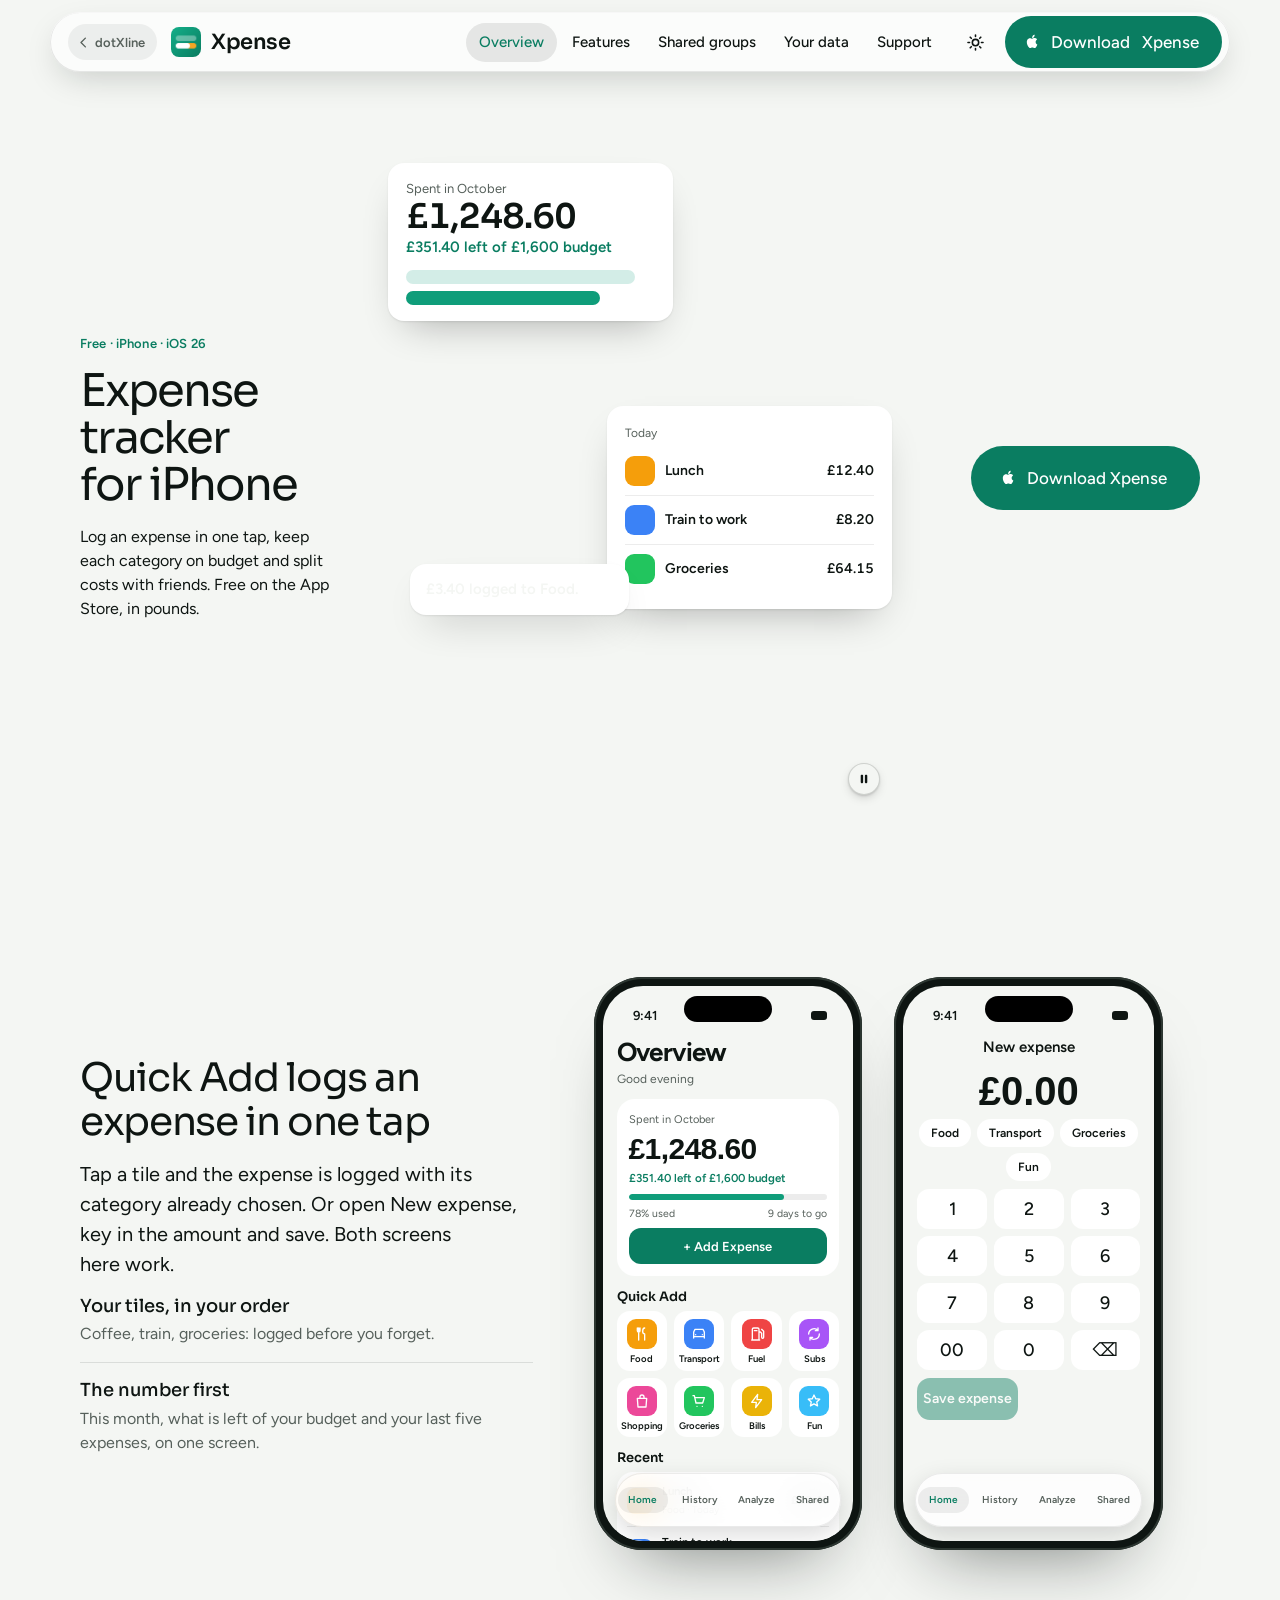
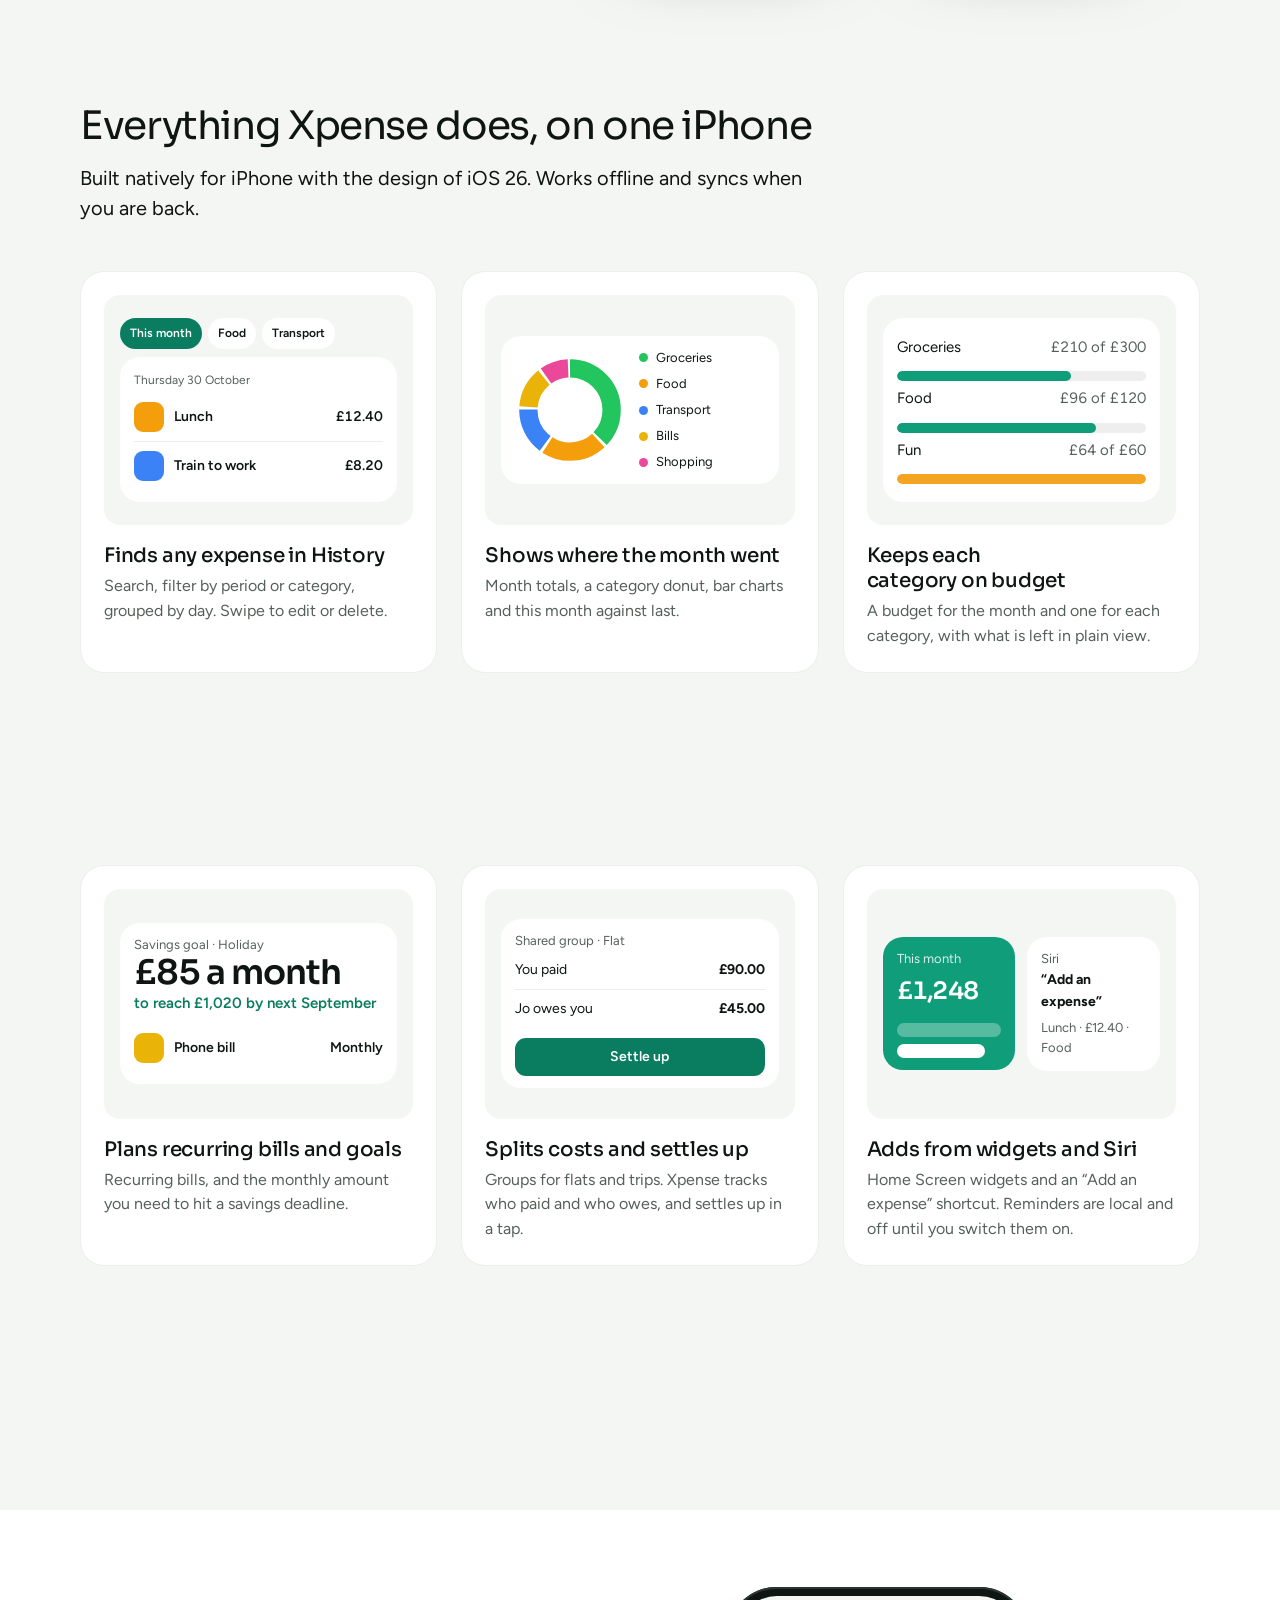
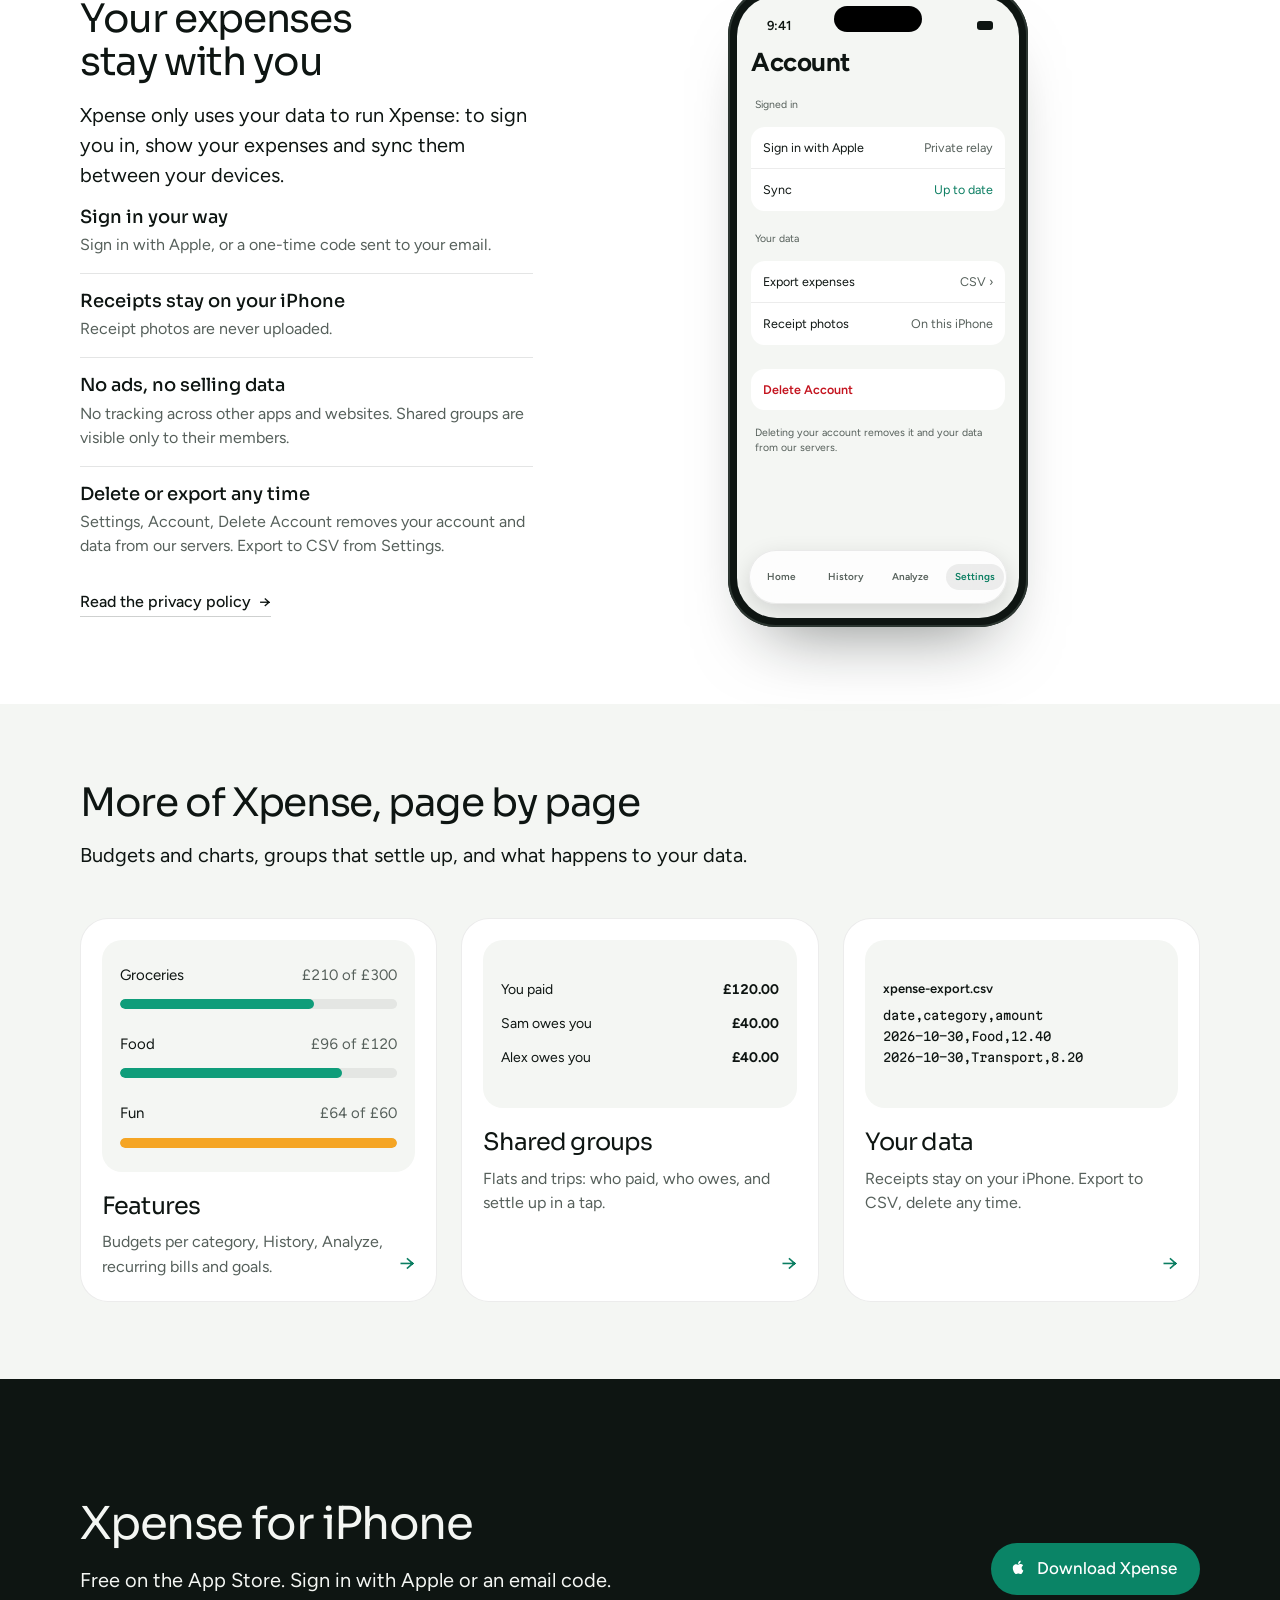
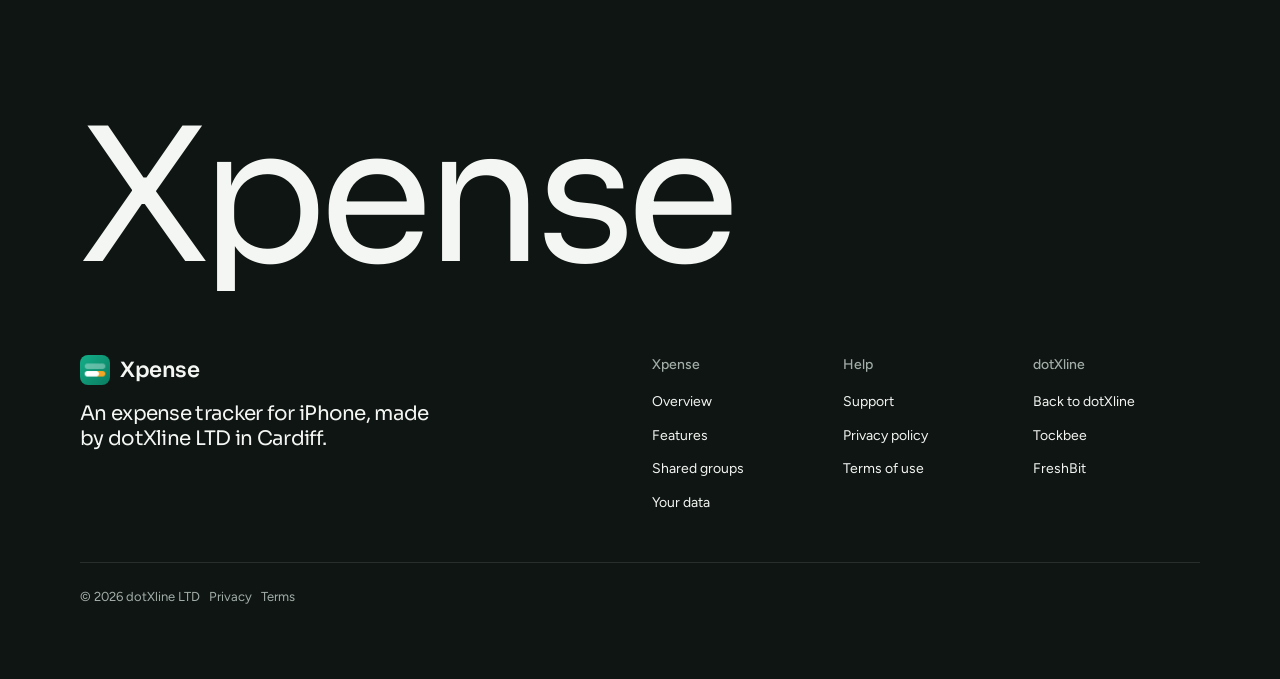
<file: index.html>
<!doctype html>
<html lang="en" data-type="software" data-radius="round" data-buttons="solid" data-motion>
<head>
<meta charset="utf-8">
<script>try{var t=localStorage.getItem("xp-theme");if(t==="light"||t==="dark")document.documentElement.dataset.theme=t}catch(e){}</script>
<meta name="viewport" content="width=device-width, initial-scale=1, viewport-fit=cover">
<title>Xpense: an expense tracker for iPhone</title>
<meta name="description" content="Log an expense in one tap, keep each category on budget and split costs with friends. Free on the App Store, from dotXline.">
<meta property="og:type" content="website">
<meta property="og:title" content="Xpense: an expense tracker for iPhone">
<meta property="og:description" content="Log an expense in one tap, keep each category on budget and split costs with friends. Free on the App Store, from dotXline.">
<meta property="og:image" content="https://xpense.dotxline.com/share.jpg">
<meta name="twitter:card" content="summary_large_image">
<link rel="icon" href="img/xpense-mark.svg" type="image/svg+xml">
<link rel="apple-touch-icon" href="img/xpense-icon-512.png">
<meta name="theme-color" content="#F4F6F3" media="(prefers-color-scheme: light)">
<meta name="theme-color" content="#070B09" media="(prefers-color-scheme: dark)">
<link rel="canonical" href="https://xpense.dotxline.com/">
<meta name="site-kind" content="software">
<meta name="page-type" content="software">
<link rel="preconnect" href="https://fonts.googleapis.com"><link rel="preconnect" href="https://fonts.gstatic.com" crossorigin>
<link href="https://fonts.googleapis.com/css2?family=Sora:wght@400..700&family=Figtree:wght@400..600&family=Martian+Mono:wght@400..500&display=swap" rel="stylesheet">
<link rel="stylesheet" href="assets/system.css">
<link rel="stylesheet" href="assets/ui/cards.css">
<link rel="stylesheet" href="assets/motion/motion.css">
<link rel="stylesheet" href="assets/backgrounds/backgrounds.css">
<link rel="stylesheet" href="assets/layout/layout.css">
<link rel="stylesheet" href="assets/icons/icon.css">
<style>
:root {
  --p-bg: #f4f6f3; --p-surface: #ffffff; --p-ink: #0e1512; --p-muted: #56605b;
  --p-accent: #0a7d61; --p-accent-ink: #ffffff; --p-action: #0a7d61; --p-action-ink: #ffffff;
  --p-inv-bg: #0e1512; --p-inv-surface: #1b221e; --p-inv-ink: #f4f6f3; --p-inv-muted: #a3ada8;
  --p-inv-accent: #0a8466; --p-inv-accent-ink: #ffffff; --p-inv-action: #0a8466; --p-inv-action-ink: #ffffff;
  --font-display: "Sora", system-ui, sans-serif;
  --font-text: "Figtree", system-ui, sans-serif;
  --font-mono: "Martian Mono", ui-monospace, "SFMono-Regular", Menlo, Consolas, monospace;
  --display-weight: 400;
  --display-tracking: -0.035em;
  --display-tracking-xl: -0.045em;
  --ly-scale: 0.9;
}
</style>
<link rel="stylesheet" href="assets/xp.css">
<script>document.documentElement.classList.add('m-enter','xp-js');setTimeout(()=>document.documentElement.classList.add('m-enter-done'),700)</script>
</head>
<body data-page="index">
<header class="dock" data-root="">
  <div class="dock__bar">
    <a class="skip-link" href="#top">Skip to content</a>
    <a class="dock__home" href="https://dotxline.com/" aria-label="Back to dotXline"><svg viewBox="0 0 24 24" fill="none" stroke="currentColor" stroke-width="2.2" stroke-linecap="round" stroke-linejoin="round" aria-hidden="true"><path d="M15 5l-7 7 7 7"/></svg><span>dotXline</span></a>
    <a class="dock__logo" href="index.html"><img src="img/xpense-icon-512.png" alt="">Xpense</a>
    <nav class="dock__links" id="dock-links" aria-label="Main"><a href="index.html" aria-current=page>Overview</a><a href="features.html">Features</a><a href="shared.html">Shared groups</a><a href="your-data.html">Your data</a><a href="support.html">Support</a></nav>
    <button class="icon-btn theme-btn" type="button" aria-label="Switch light and dark"><svg class="sun" viewBox="0 0 24 24" fill="none" stroke="currentColor" stroke-width="2" stroke-linecap="round"><circle cx="12" cy="12" r="4"/><path d="M12 2.5v2M12 19.5v2M2.5 12h2M19.5 12h2M5.3 5.3l1.4 1.4M17.3 17.3l1.4 1.4M5.3 18.7l1.4-1.4M17.3 6.7l1.4-1.4"/></svg><svg class="moon" viewBox="0 0 24 24" fill="none" stroke="currentColor" stroke-width="2" stroke-linecap="round" stroke-linejoin="round"><path d="M20 14.5A8 8 0 0 1 9.5 4 8 8 0 1 0 20 14.5z"/></svg></button>
    <button class="icon-btn dock__menu" type="button" aria-expanded="false" aria-controls="dock-links" aria-label="Menu"><svg viewBox="0 0 24 24" fill="none" stroke="currentColor" stroke-width="2" stroke-linecap="round"><path d="M4 8h16M4 16h16"/></svg></button>
    <a class="btn btn--primary" href="https://apps.apple.com/app/id6829723496" data-appstore rel="noopener"><svg class="apple" viewBox="0 0 24 24" aria-hidden="true"><path d="M16.4 12.6c0-2.4 2-3.5 2-3.6-1.1-1.6-2.8-1.8-3.4-1.8-1.4-.1-2.8.9-3.5.9s-1.8-.9-3-.8c-1.5 0-3 .9-3.8 2.3-1.6 2.8-.4 7 1.2 9.3.8 1.1 1.7 2.4 2.9 2.3 1.2 0 1.6-.7 3-.7s1.8.7 3 .7c1.3 0 2.1-1.1 2.8-2.3.9-1.3 1.3-2.6 1.3-2.6s-2.5-1-2.5-3.7zM14.1 5.6c.6-.8 1.1-1.9 1-3-.9 0-2.1.6-2.7 1.4-.6.7-1.1 1.8-1 2.9 1 .1 2.1-.5 2.7-1.3z"/></svg><span class="lbl-long">Download&nbsp;</span>Xpense</a>
  </div>
</header>
<main id="top">
  <section class="hero hero--triptych" data-enter aria-labelledby="hero-h">
    <div class="wrap"><div class="hero-text grid hero__grid">
      <div class="span-3">
        <p class="t-label hero__fact">Free · iPhone · iOS 26</p>
        <h1 id="hero-h">Expense tracker for iPhone</h1>
        <p class="hero__lead">Log an expense in one tap, keep each category on budget and split costs with friends. Free on the App Store, in pounds.</p>
      </div>
      <div class="ly-collage span-6 start-4" data-ui role="img" aria-label="Xpense screens: this month's spending against budget, a logged expense, the History list, the Analyze chart, a shared group and the Home Screen widget">
        <div class="ly-collage__set is-on">
          <div class="ly-piece pc" style="left:4%;top:6%;width:52%"><small>Spent in October</small><div class="big">£1,248.60</div><span class="ok">£351.40 left of £1,600 budget</span><div class="bars"><i class="last" style="width:92%"></i><i style="width:78%"></i></div></div>
          <div class="ly-piece pc pc-list" style="left:44%;top:40%;width:52%"><span class="day">Today</span><div><i style="--c:#F59E0B"></i><b>Lunch</b><em>£12.40</em></div><div><i style="--c:#3B82F6"></i><b>Train to work</b><em>£8.20</em></div><div><i style="--c:#22C55E"></i><b>Groceries</b><em>£64.15</em></div></div>
          <div class="ly-piece pc-toast" style="left:8%;top:62%;width:40%">£3.40 logged to Food.</div>
        </div>
        <div class="ly-collage__set" aria-hidden="true">
          <div class="ly-piece pc pc-donut" style="left:4%;top:8%;width:60%"><svg viewBox="0 0 42 42" aria-hidden="true"><circle cx="21" cy="21" r="15.9" fill="none" stroke="#22C55E" stroke-width="7" stroke-dasharray="37 63" stroke-dashoffset="0"/><circle cx="21" cy="21" r="15.9" fill="none" stroke="#F59E0B" stroke-width="7" stroke-dasharray="21 79" stroke-dashoffset="-38"/><circle cx="21" cy="21" r="15.9" fill="none" stroke="#3B82F6" stroke-width="7" stroke-dasharray="15 85" stroke-dashoffset="-60"/><circle cx="21" cy="21" r="15.9" fill="none" stroke="#EAB308" stroke-width="7" stroke-dasharray="13 87" stroke-dashoffset="-76"/><circle cx="21" cy="21" r="15.9" fill="none" stroke="#EC4899" stroke-width="7" stroke-dasharray="9 91" stroke-dashoffset="-90"/></svg><ul><li><i style="--c:#22C55E"></i>Groceries</li><li><i style="--c:#F59E0B"></i>Food</li><li><i style="--c:#3B82F6"></i>Transport</li><li><i style="--c:#EAB308"></i>Bills</li><li><i style="--c:#EC4899"></i>Shopping</li></ul></div>
          <div class="ly-piece pc" style="left:40%;top:52%;width:56%"><small>October against September</small><div class="big">−£12</div><span class="ok">Nice, £12 less than September.</span></div>
        </div>
        <div class="ly-collage__set" aria-hidden="true">
          <div class="ly-piece pc pc-group" style="left:4%;top:8%;width:52%"><small>Shared group · Trip</small><div class="who"><span>You paid</span><b>£120.00</b></div><div class="who"><span>Sam owes you</span><b>£40.00</b></div><div class="who"><span>Alex owes you</span><b>£40.00</b></div><div class="btnlike">Settle up</div></div>
          <div class="ly-piece pc pc-widget" style="left:62%;top:10%;width:34%"><small>This month</small><div class="big">£1,248</div><div class="bars"><i class="last" style="width:100%"></i><i style="width:84%"></i></div></div>
          <div class="ly-piece pc pc-csv" style="left:36%;top:62%;width:60%"><b>xpense-export.csv</b>date,category,amount<br>2026-10-30,Food,12.40<br>2026-10-30,Transport,8.20</div>
        </div>
      </div>
      <div class="span-3 start-10 hero__cta"><a class="btn btn--primary" href="https://apps.apple.com/app/id6829723496" data-appstore rel="noopener"><svg class="apple" viewBox="0 0 24 24" aria-hidden="true"><path d="M16.4 12.6c0-2.4 2-3.5 2-3.6-1.1-1.6-2.8-1.8-3.4-1.8-1.4-.1-2.8.9-3.5.9s-1.8-.9-3-.8c-1.5 0-3 .9-3.8 2.3-1.6 2.8-.4 7 1.2 9.3.8 1.1 1.7 2.4 2.9 2.3 1.2 0 1.6-.7 3-.7s1.8.7 3 .7c1.3 0 2.1-1.1 2.8-2.3.9-1.3 1.3-2.6 1.3-2.6s-2.5-1-2.5-3.7zM14.1 5.6c.6-.8 1.1-1.9 1-3-.9 0-2.1.6-2.7 1.4-.6.7-1.1 1.8-1 2.9 1 .1 2.1-.5 2.7-1.3z"/></svg>Download Xpense</a></div>
    </div></div>
  </section>


  <section class="section" id="app" aria-labelledby="app-h">
    <div class="wrap grid">
      <div class="span-5 stack-4">
        <h2 id="app-h">Quick Add logs an expense in one tap</h2>
        <p class="t-lead measure">Tap a tile and the expense is logged with its category already chosen. Or open New expense, key in the amount and save. Both screens here work.</p>
        <ul class="facts-list">
          <li><b>Your tiles, in your order</b><span>Coffee, train, groceries: logged before you forget.</span></li>
          <li><b>The number first</b><span>This month, what is left of your budget and your last five expenses, on one screen.</span></li>
        </ul>
      </div>
      <div class="span-7 start-6 app-pair"><div class="ph" data-ui data-overview role="group" aria-label="Working demo of the Xpense Overview. Tap a Quick Add tile to log an expense."><div class="ph__screen"><div class="ph__island"></div><div class="ph__status" aria-hidden="true"><span>9:41</span><i><b></b></i></div>
  <div class="ph__body"><p class="xp-h">Overview</p><p class="xp-sub">Good evening</p>
  <div class="xp-card"><span class="xp-l">Spent in October</span><b class="xp-total" data-total>£1,248.60</b><span class="xp-left" data-left>£351.40 left of £1,600 budget</span><div class="xp-bar"><i data-bar></i></div><div class="xp-row"><span data-used>78% used</span><span>9 days to go</span></div><span class="xp-add" style="display:grid;place-items:center">+ Add Expense</span></div>
  <p class="xp-qh">Quick Add</p><div class="xp-grid"><button type="button" class="xp-tile" data-cat="Food" data-amt="12.40" style="--c:#F59E0B"><i><svg viewBox="0 0 24 24" aria-hidden="true"><path d="M7 3v8M5 3v4a2 2 0 0 0 4 0V3M7 11v10M16 3c-2 0-3 2-3 5s1 4 3 4v9"/></svg></i>Food</button><button type="button" class="xp-tile" data-cat="Transport" data-amt="8.20" style="--c:#3B82F6"><i><svg viewBox="0 0 24 24" aria-hidden="true"><path d="M4 16V9l2-4h12l2 4v7M4 16h16M4 16v2M20 16v2M7 13h.01M17 13h.01"/></svg></i>Transport</button><button type="button" class="xp-tile" data-cat="Fuel" data-amt="45.00" style="--c:#EF4444"><i><svg viewBox="0 0 24 24" aria-hidden="true"><path d="M5 21V5a2 2 0 0 1 2-2h6a2 2 0 0 1 2 2v16M4 21h12M15 9h2l2 2v6a1.5 1.5 0 0 0 3 0V8l-3-3M8 7h4"/></svg></i>Fuel</button><button type="button" class="xp-tile" data-cat="Subs" data-amt="10.99" style="--c:#A855F7"><i><svg viewBox="0 0 24 24" aria-hidden="true"><path d="M4 12a8 8 0 0 1 14-5.3M20 12a8 8 0 0 1-14 5.3M18 3v4h-4M6 21v-4h4"/></svg></i>Subs</button><button type="button" class="xp-tile" data-cat="Shopping" data-amt="24.00" style="--c:#EC4899"><i><svg viewBox="0 0 24 24" aria-hidden="true"><path d="M5 8h14l-1 13H6L5 8zM9 8V6a3 3 0 0 1 6 0v2"/></svg></i>Shopping</button><button type="button" class="xp-tile" data-cat="Groceries" data-amt="64.15" style="--c:#22C55E"><i><svg viewBox="0 0 24 24" aria-hidden="true"><path d="M3 4h2l2.5 11h10L20 7H6.2M9 20h.01M17 20h.01"/></svg></i>Groceries</button><button type="button" class="xp-tile" data-cat="Bills" data-amt="71.00" style="--c:#EAB308"><i><svg viewBox="0 0 24 24" aria-hidden="true"><path d="M13 2 4 14h7l-1 8 9-12h-7l1-8z"/></svg></i>Bills</button><button type="button" class="xp-tile" data-cat="Fun" data-amt="18.50" style="--c:#38BDF8"><i><svg viewBox="0 0 24 24" aria-hidden="true"><path d="M12 3l2.6 5.6 6 .7-4.5 4.1 1.2 6L12 16.4 6.7 19.4l1.2-6L3.4 9.3l6-.7L12 3z"/></svg></i>Fun</button></div>
  <p class="xp-qh">Recent</p><ul class="xp-recent" data-recent><li><i style="--c:#F59E0B"></i><span><b>Lunch</b><small>Food · Today</small></span><em>£12.40</em></li><li><i style="--c:#3B82F6"></i><span><b>Train to work</b><small>Transport · Today</small></span><em>£8.20</em></li></ul></div>
  <div class="xp-toast" data-toast role="status" aria-live="polite"></div>
  <div class="xp-tabs" aria-hidden="true"><span class="on">Home</span><span>History</span><span>Analyze</span><span>Shared</span></div></div></div><div class="ph" data-ui data-keypad role="group" aria-label="Working demo of New expense. Pick a category, key in an amount and save."><div class="ph__screen"><div class="ph__island"></div><div class="ph__status" aria-hidden="true"><span>9:41</span><i><b></b></i></div>
  <div class="ph__body"><div class="kp-form"><p class="kp-title">New expense</p><p class="kp-amt" aria-live="polite">£0.00</p>
  <div class="kp-chips" role="group" aria-label="Category"><button type="button" class="kp-chip" data-cat="Food" aria-pressed="false">Food</button><button type="button" class="kp-chip" data-cat="Transport" aria-pressed="false">Transport</button><button type="button" class="kp-chip" data-cat="Groceries" aria-pressed="false">Groceries</button><button type="button" class="kp-chip" data-cat="Fun" aria-pressed="false">Fun</button></div>
  <div class="kp-keys"><button type="button" class="kp-key" data-k="1" aria-label="1">1</button><button type="button" class="kp-key" data-k="2" aria-label="2">2</button><button type="button" class="kp-key" data-k="3" aria-label="3">3</button><button type="button" class="kp-key" data-k="4" aria-label="4">4</button><button type="button" class="kp-key" data-k="5" aria-label="5">5</button><button type="button" class="kp-key" data-k="6" aria-label="6">6</button><button type="button" class="kp-key" data-k="7" aria-label="7">7</button><button type="button" class="kp-key" data-k="8" aria-label="8">8</button><button type="button" class="kp-key" data-k="9" aria-label="9">9</button><button type="button" class="kp-key" data-k="00" aria-label="double zero">00</button><button type="button" class="kp-key" data-k="0" aria-label="0">0</button><button type="button" class="kp-key" data-k="del" aria-label="delete">⌫</button></div><button type="button" class="kp-save" disabled>Save expense</button></div>
  <div class="kp-done" hidden><span class="kp-tick"><svg viewBox="0 0 44 44" aria-hidden="true"><path d="M11 23 19 31 33 14"/></svg></span><p class="kp-log" aria-live="polite"></p><p class="kp-msg"></p>
  <div class="kp-bars" aria-hidden="true"><small>Last month</small><div class="last"><b></b></div><small>This month so far</small><div class="this"><b></b></div></div><button type="button" class="kp-again">Add another</button></div></div>
  <div class="xp-tabs" aria-hidden="true"><span class="on">Home</span><span>History</span><span>Analyze</span><span>Shared</span></div></div></div></div>
    </div>
  </section>


  <section class="section g2" id="features" aria-labelledby="features-h">
    <div class="wrap"><div class="group">
      <div class="section-head"><h2 id="features-h">Everything Xpense does, on one iPhone</h2><p class="t-lead measure">Built natively for iPhone with the design of iOS 26. Works offline and syncs when you are back.</p></div>
      <div class="fx-grid">
        <article class="fx"><div class="fx__ui" data-ui><div class="chips-row"><span class="on">This month</span><span>Food</span><span>Transport</span></div><div class="pc pc-list" style="background:var(--p-surface)"><span class="day">Thursday 30 October</span><div><i style="--c:#F59E0B"></i><b>Lunch</b><em>£12.40</em></div><div><i style="--c:#3B82F6"></i><b>Train to work</b><em>£8.20</em></div></div></div><div><h3>Finds any expense in History</h3><p>Search, filter by period or category, grouped by day. Swipe to edit or delete.</p></div></article>
        <article class="fx"><div class="fx__ui" data-ui><div class="pc pc-donut" style="background:var(--p-surface)"><svg viewBox="0 0 42 42" aria-hidden="true"><circle cx="21" cy="21" r="15.9" fill="none" stroke="#22C55E" stroke-width="7" stroke-dasharray="37 63" stroke-dashoffset="0"/><circle cx="21" cy="21" r="15.9" fill="none" stroke="#F59E0B" stroke-width="7" stroke-dasharray="21 79" stroke-dashoffset="-38"/><circle cx="21" cy="21" r="15.9" fill="none" stroke="#3B82F6" stroke-width="7" stroke-dasharray="15 85" stroke-dashoffset="-60"/><circle cx="21" cy="21" r="15.9" fill="none" stroke="#EAB308" stroke-width="7" stroke-dasharray="13 87" stroke-dashoffset="-76"/><circle cx="21" cy="21" r="15.9" fill="none" stroke="#EC4899" stroke-width="7" stroke-dasharray="9 91" stroke-dashoffset="-90"/></svg><ul><li><i style="--c:#22C55E"></i>Groceries</li><li><i style="--c:#F59E0B"></i>Food</li><li><i style="--c:#3B82F6"></i>Transport</li><li><i style="--c:#EAB308"></i>Bills</li><li><i style="--c:#EC4899"></i>Shopping</li></ul></div></div><div><h3>Shows where the month went</h3><p>Month totals, a category donut, bar charts and this month against last.</p></div></article>
        <article class="fx"><div class="fx__ui" data-ui><div class="pc" style="background:var(--p-surface)"><div class="budget-row"><div><span>Groceries</span><span>£210 of £300</span></div><i><b style="--w:70%"></b></i></div><div class="budget-row"><div><span>Food</span><span>£96 of £120</span></div><i><b style="--w:80%"></b></i></div><div class="budget-row over"><div><span>Fun</span><span>£64 of £60</span></div><i><b style="--w:100%"></b></i></div></div></div><div><h3>Keeps each category on budget</h3><p>A budget for the month and one for each category, with what is left in plain view.</p></div></article>
      </div></div><div class="group"><div class="fx-grid">
        <article class="fx"><div class="fx__ui" data-ui><div class="pc" style="background:var(--p-surface)"><small>Savings goal · Holiday</small><div class="big">£85 a month</div><span class="ok">to reach £1,020 by next September</span><div class="pc-list" style="margin-top:8px"><div><i style="--c:#EAB308"></i><b>Phone bill</b><em>Monthly</em></div></div></div></div><div><h3>Plans recurring bills and goals</h3><p>Recurring bills, and the monthly amount you need to hit a savings deadline.</p></div></article>
        <article class="fx"><div class="fx__ui" data-ui><div class="pc pc-group" style="background:var(--p-surface)"><small>Shared group · Flat</small><div class="who"><span>You paid</span><b>£90.00</b></div><div class="who"><span>Jo owes you</span><b>£45.00</b></div><div class="btnlike">Settle up</div></div></div><div><h3>Splits costs and settles up</h3><p>Groups for flats and trips. Xpense tracks who paid and who owes, and settles up in a tap.</p></div></article>
        <article class="fx"><div class="fx__ui" data-ui><div style="display:grid;grid-template-columns:1fr 1fr;gap:12px;align-items:center"><div class="pc pc-widget"><small>This month</small><div class="big" style="font-size:24px">£1,248</div><div class="bars"><i class="last" style="width:100%"></i><i style="width:84%"></i></div></div><div class="pc" style="background:var(--p-surface);font-size:14px"><small>Siri</small><b>“Add an expense”</b><small style="margin-top:6px">Lunch · £12.40 · Food</small></div></div></div><div><h3>Adds from widgets and Siri</h3><p>Home Screen widgets and an “Add an expense” shortcut. Reminders are local and off until you switch them on.</p></div></article>
      </div></div>
    </div>
  </section>


  <section class="section ground-surface" id="privacy" aria-labelledby="privacy-h">
    <div class="wrap grid">
      <div class="span-5 stack-4">
        <h2 id="privacy-h">Your expenses stay with you</h2>
        <p class="t-lead measure">Xpense only uses your data to run Xpense: to sign you in, show your expenses and sync them between your devices.</p>
        <ul class="facts-list">
          <li><b>Sign in your way</b><span>Sign in with Apple, or a one-time code sent to your email.</span></li>
          <li><b>Receipts stay on your iPhone</b><span>Receipt photos are never uploaded.</span></li>
          <li><b>No ads, no selling data</b><span>No tracking across other apps and websites. Shared groups are visible only to their members.</span></li>
          <li><b>Delete or export any time</b><span>Settings, Account, Delete Account removes your account and data from our servers. Export to CSV from Settings.</span></li>
        </ul>
        <p><a class="link" href="privacy.html">Read the privacy policy</a></p>
      </div>
      <div class="span-7 start-6" style="display:grid;place-items:center"><div class="ph" data-ui aria-hidden="true"><div class="ph__screen"><div class="ph__island"></div><div class="ph__status" aria-hidden="true"><span>9:41</span><i><b></b></i></div><div class="ph__body"><p class="xp-h">Account</p>
  <p class="set-cap">Signed in</p><div class="set-group"><div><span>Sign in with Apple</span><span style="color:var(--s-2)">Private relay</span></div><div><span>Sync</span><span style="color:var(--s-acc-t)">Up to date</span></div></div>
  <p class="set-cap">Your data</p><div class="set-group"><div><span>Export expenses</span><span style="color:var(--s-2)">CSV ›</span></div><div><span>Receipt photos</span><span style="color:var(--s-2)">On this iPhone</span></div></div>
  <div class="set-group" style="margin-top:14px"><div><span class="red">Delete Account</span><span></span></div></div>
  <p class="set-foot">Deleting your account removes it and your data from our servers.</p></div>
  <div class="xp-tabs"><span>Home</span><span>History</span><span>Analyze</span><span class="on">Settings</span></div></div></div></div>
    </div>
  </section>


  <section class="section" id="tour" aria-labelledby="tour-h">
    <div class="wrap">
      <div class="section-head"><h2 id="tour-h">More of Xpense, page by page</h2><p class="t-lead measure">Budgets and charts, groups that settle up, and what happens to your data.</p></div>
      <div class="tour">
        <a class="tour__card" href="features.html" data-xp-rise>
          <div class="tour__ui" data-ui aria-hidden="true"><div class="budget-row"><div><span>Groceries</span><span>£210 of £300</span></div><i><b data-xp-fill style="--w:70%"></b></i></div><div class="budget-row"><div><span>Food</span><span>£96 of £120</span></div><i><b data-xp-fill style="--w:80%"></b></i></div><div class="budget-row over"><div><span>Fun</span><span>£64 of £60</span></div><i><b data-xp-fill style="--w:100%"></b></i></div></div>
          <h3>Features</h3><p>Budgets per category, History, Analyze, recurring bills and goals.</p><span class="tour__go" aria-hidden="true">→</span>
        </a>
        <a class="tour__card" href="shared.html" data-xp-rise>
          <div class="tour__ui" data-ui aria-hidden="true"><div class="who"><span>You paid</span><b>£120.00</b></div><div class="who"><span>Sam owes you</span><b>£40.00</b></div><div class="who"><span>Alex owes you</span><b>£40.00</b></div></div>
          <h3>Shared groups</h3><p>Flats and trips: who paid, who owes, and settle up in a tap.</p><span class="tour__go" aria-hidden="true">→</span>
        </a>
        <a class="tour__card" href="your-data.html" data-xp-rise>
          <div class="tour__ui tour__ui--csv" data-ui aria-hidden="true"><b>xpense-export.csv</b><span>date,category,amount</span><span>2026-10-30,Food,12.40</span><span>2026-10-30,Transport,8.20</span></div>
          <h3>Your data</h3><p>Receipts stay on your iPhone. Export to CSV, delete any time.</p><span class="tour__go" aria-hidden="true">→</span>
        </a>
      </div>
    </div>
  </section>
</main>
<footer class="footer closing footer--dark ground-inverse" id="get" aria-labelledby="close-h">
  <div class="wrap">
    <div class="closing__cta close--word">
      <div class="section-head--split">
        <div><h2 id="close-h">Xpense for iPhone</h2><p class="t-lead">Free on the App Store. Sign in with Apple or an email code.</p></div>
        <a class="btn btn--primary" href="https://apps.apple.com/app/id6829723496" data-appstore rel="noopener"><svg class="apple" viewBox="0 0 24 24" aria-hidden="true"><path d="M16.4 12.6c0-2.4 2-3.5 2-3.6-1.1-1.6-2.8-1.8-3.4-1.8-1.4-.1-2.8.9-3.5.9s-1.8-.9-3-.8c-1.5 0-3 .9-3.8 2.3-1.6 2.8-.4 7 1.2 9.3.8 1.1 1.7 2.4 2.9 2.3 1.2 0 1.6-.7 3-.7s1.8.7 3 .7c1.3 0 2.1-1.1 2.8-2.3.9-1.3 1.3-2.6 1.3-2.6s-2.5-1-2.5-3.7zM14.1 5.6c.6-.8 1.1-1.9 1-3-.9 0-2.1.6-2.7 1.4-.6.7-1.1 1.8-1 2.9 1 .1 2.1-.5 2.7-1.3z"/></svg>Download Xpense</a>
      </div>
      <p class="close__word" aria-hidden="true">Xpense</p>
    </div>
    <div class="closing__links">
      <div class="grid">
        <div class="span-4 stack-4">
          <a class="nav__logo dock__logo" href="index.html" style="color:inherit"><img src="img/xpense-icon-512.png" alt="">Xpense</a>
          <p class="footer__lede">An expense tracker for iPhone, made by dotXline LTD in Cardiff.</p>
        </div>
        <div class="span-2 start-7 footer__col"><h3>Xpense</h3><ul><li><a href="index.html">Overview</a></li><li><a href="features.html">Features</a></li><li><a href="shared.html">Shared groups</a></li><li><a href="your-data.html">Your data</a></li></ul></div>
        <div class="span-2 footer__col"><h3>Help</h3><ul><li><a href="support.html">Support</a></li><li><a href="privacy.html">Privacy policy</a></li><li><a href="terms.html">Terms of use</a></li></ul></div>
        <div class="span-2 footer__col"><h3>dotXline</h3><ul><li><a href="https://dotxline.com/">Back to dotXline</a></li><li><a href="https://tockbee.dotxline.com/">Tockbee</a></li><li><a href="https://freshbit.dotxline.com/">FreshBit</a></li></ul></div>
      </div>
      <div class="footer__legal"><span>&copy; 2026 dotXline LTD &nbsp; <a href="privacy.html">Privacy</a> &nbsp; <a href="terms.html">Terms</a></span></div>
    </div>
  </div>
</footer>
<script type="module" src="assets/system.js"></script>
<script type="module" src="assets/motion/motion.js"></script>
<script type="module" src="assets/layout/layout.js"></script>
<script src="assets/xp.js" defer></script>
</body>
</html>
</file>
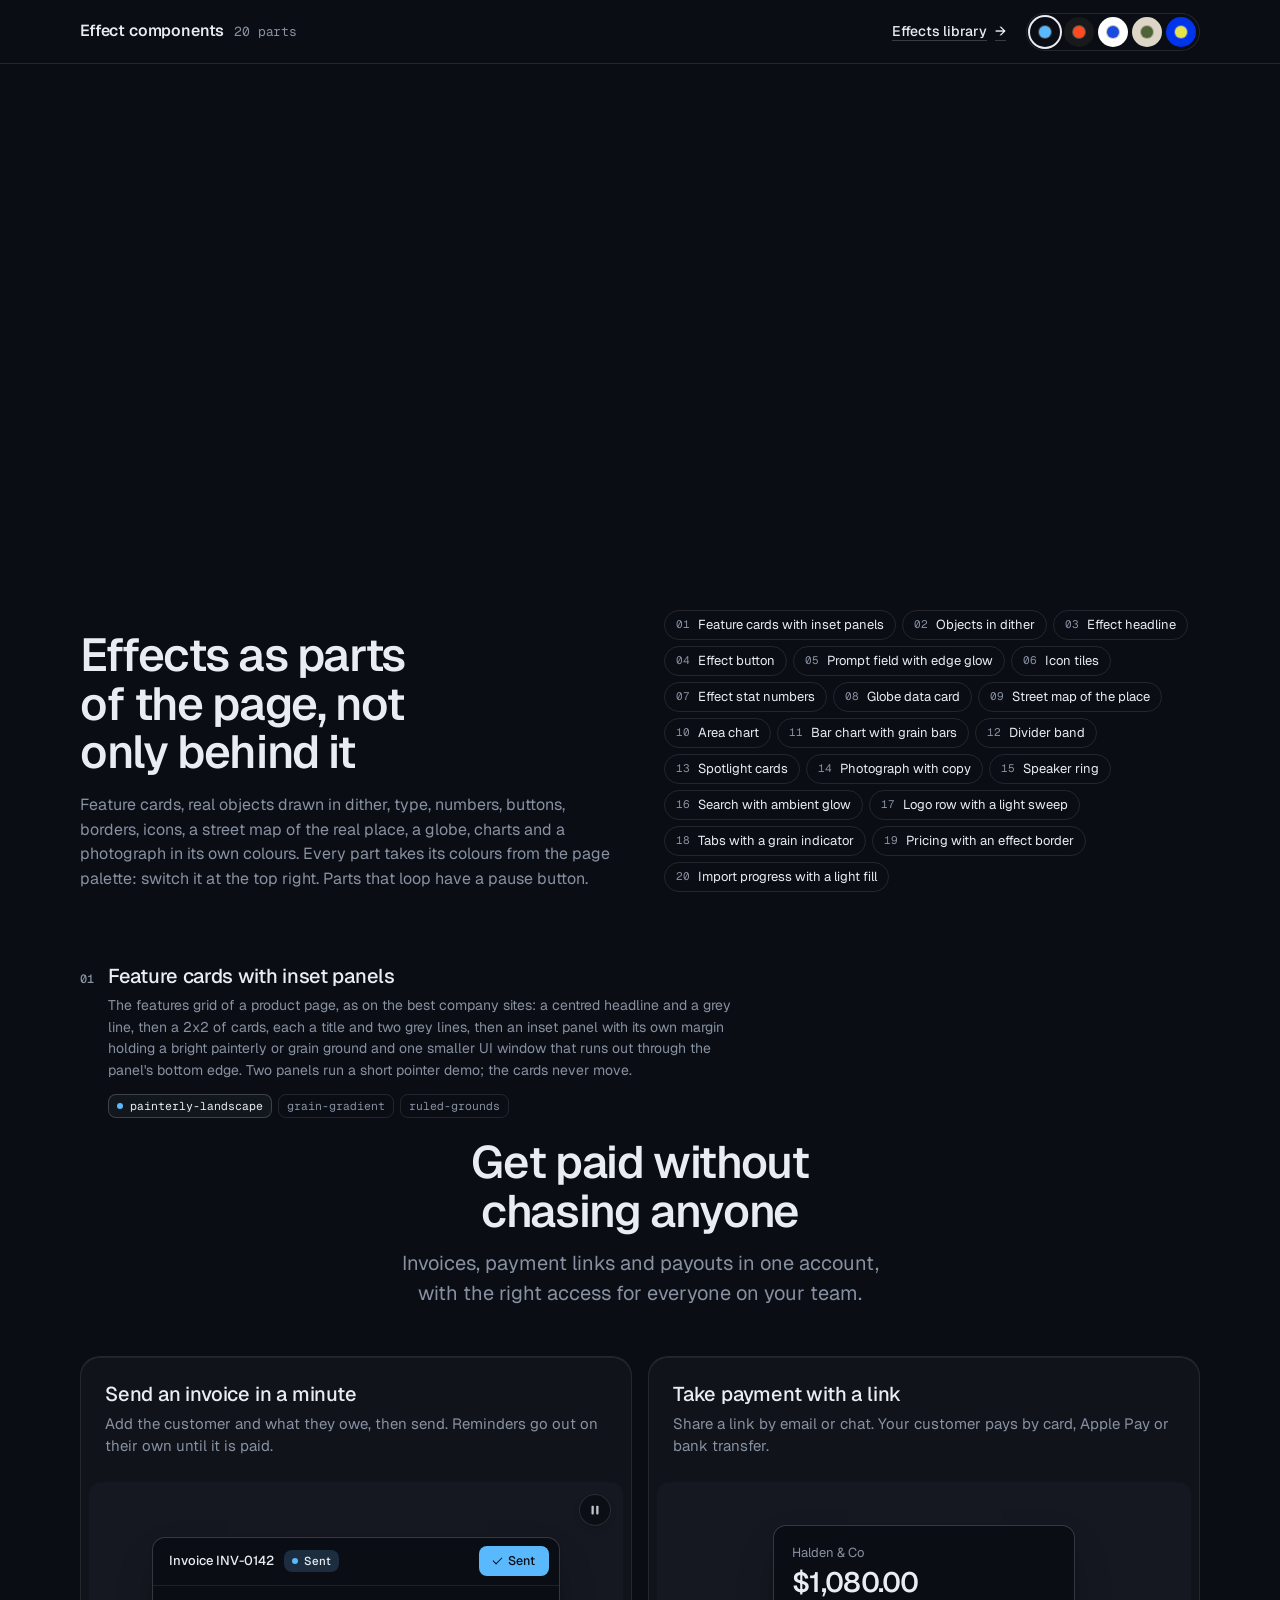
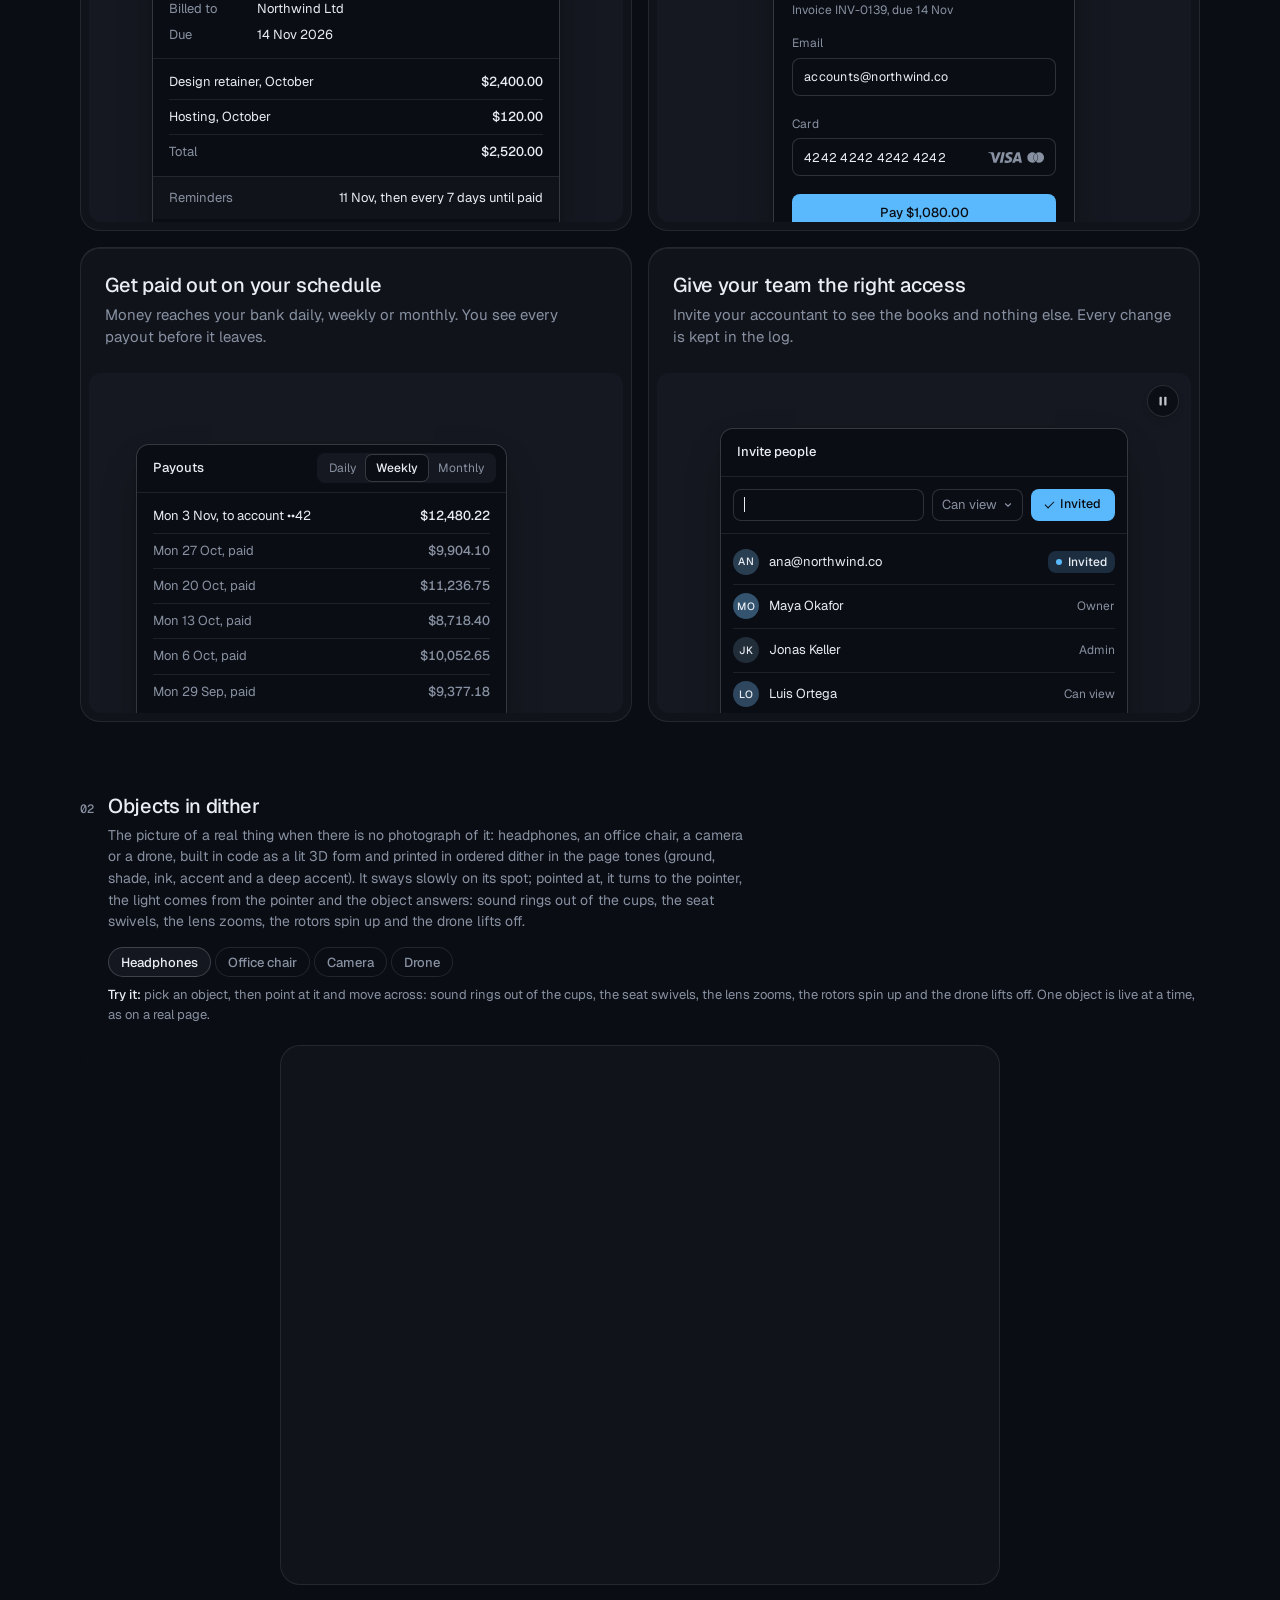
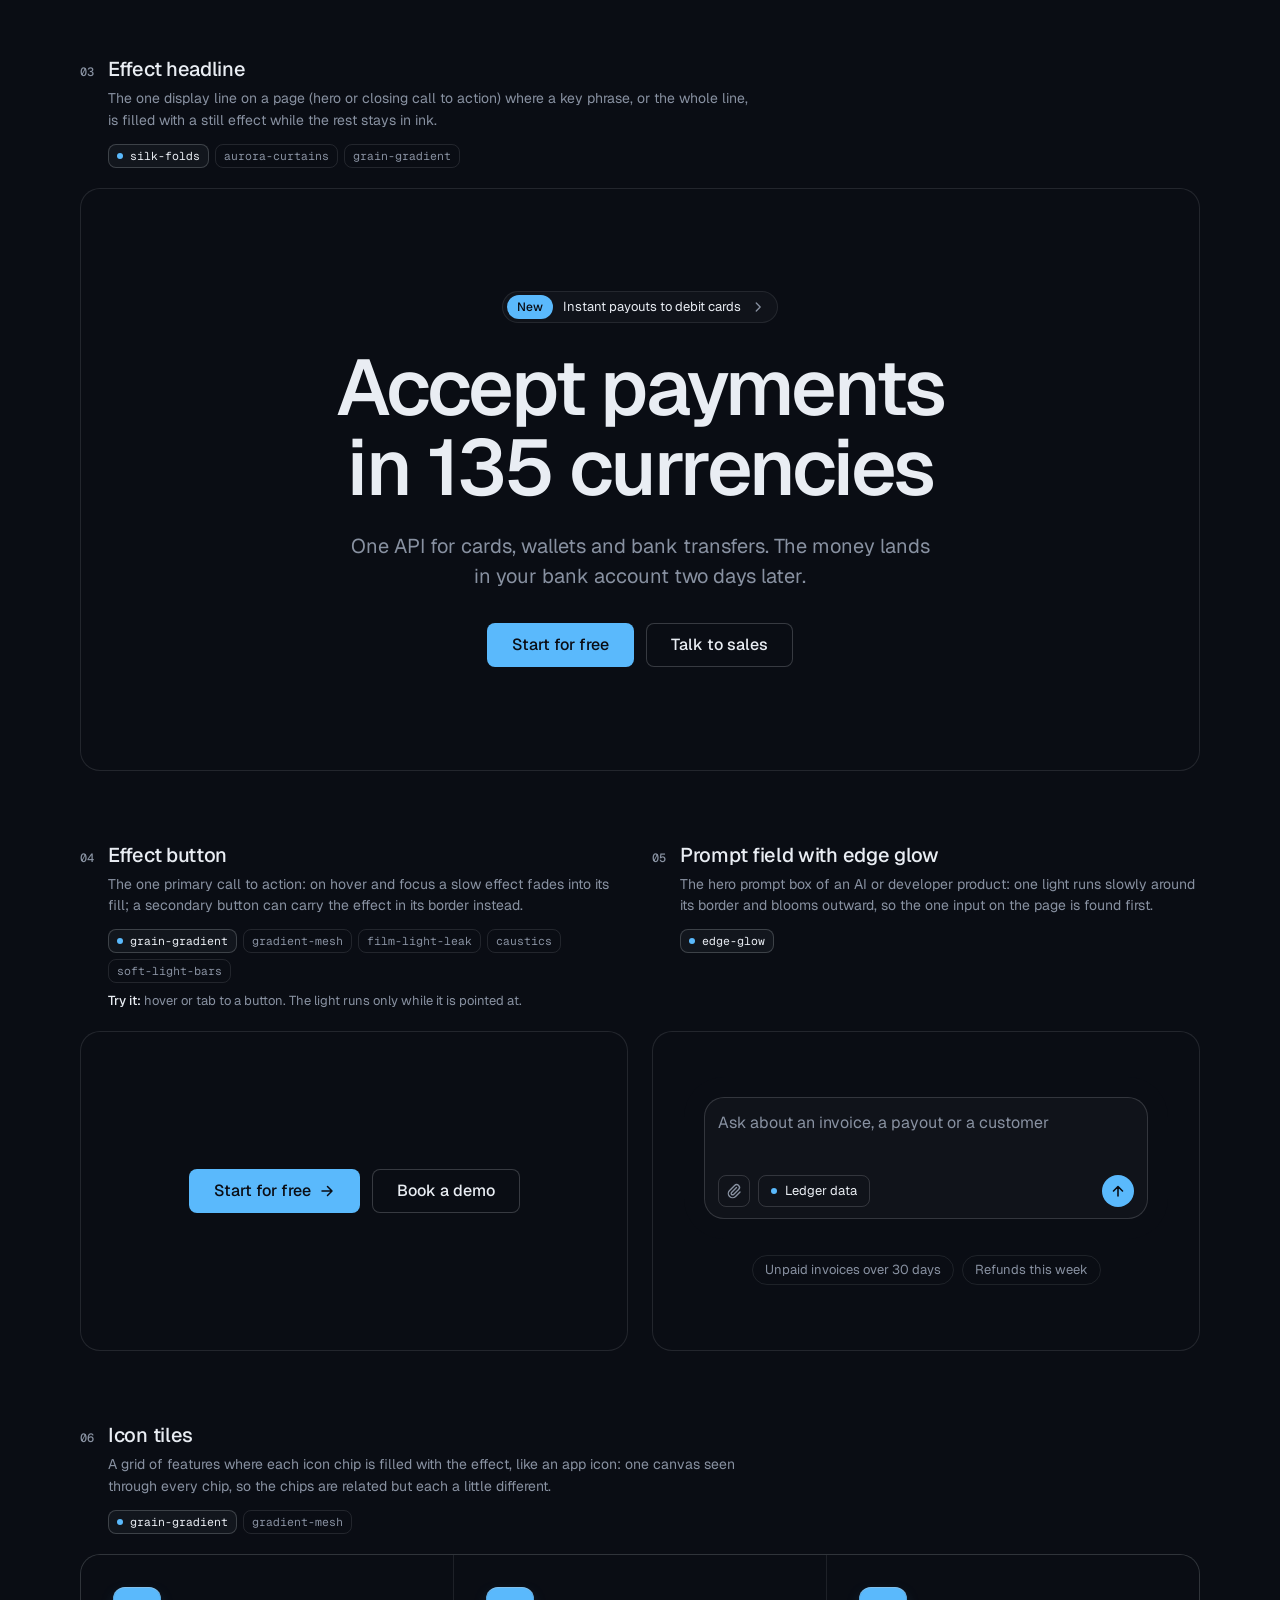
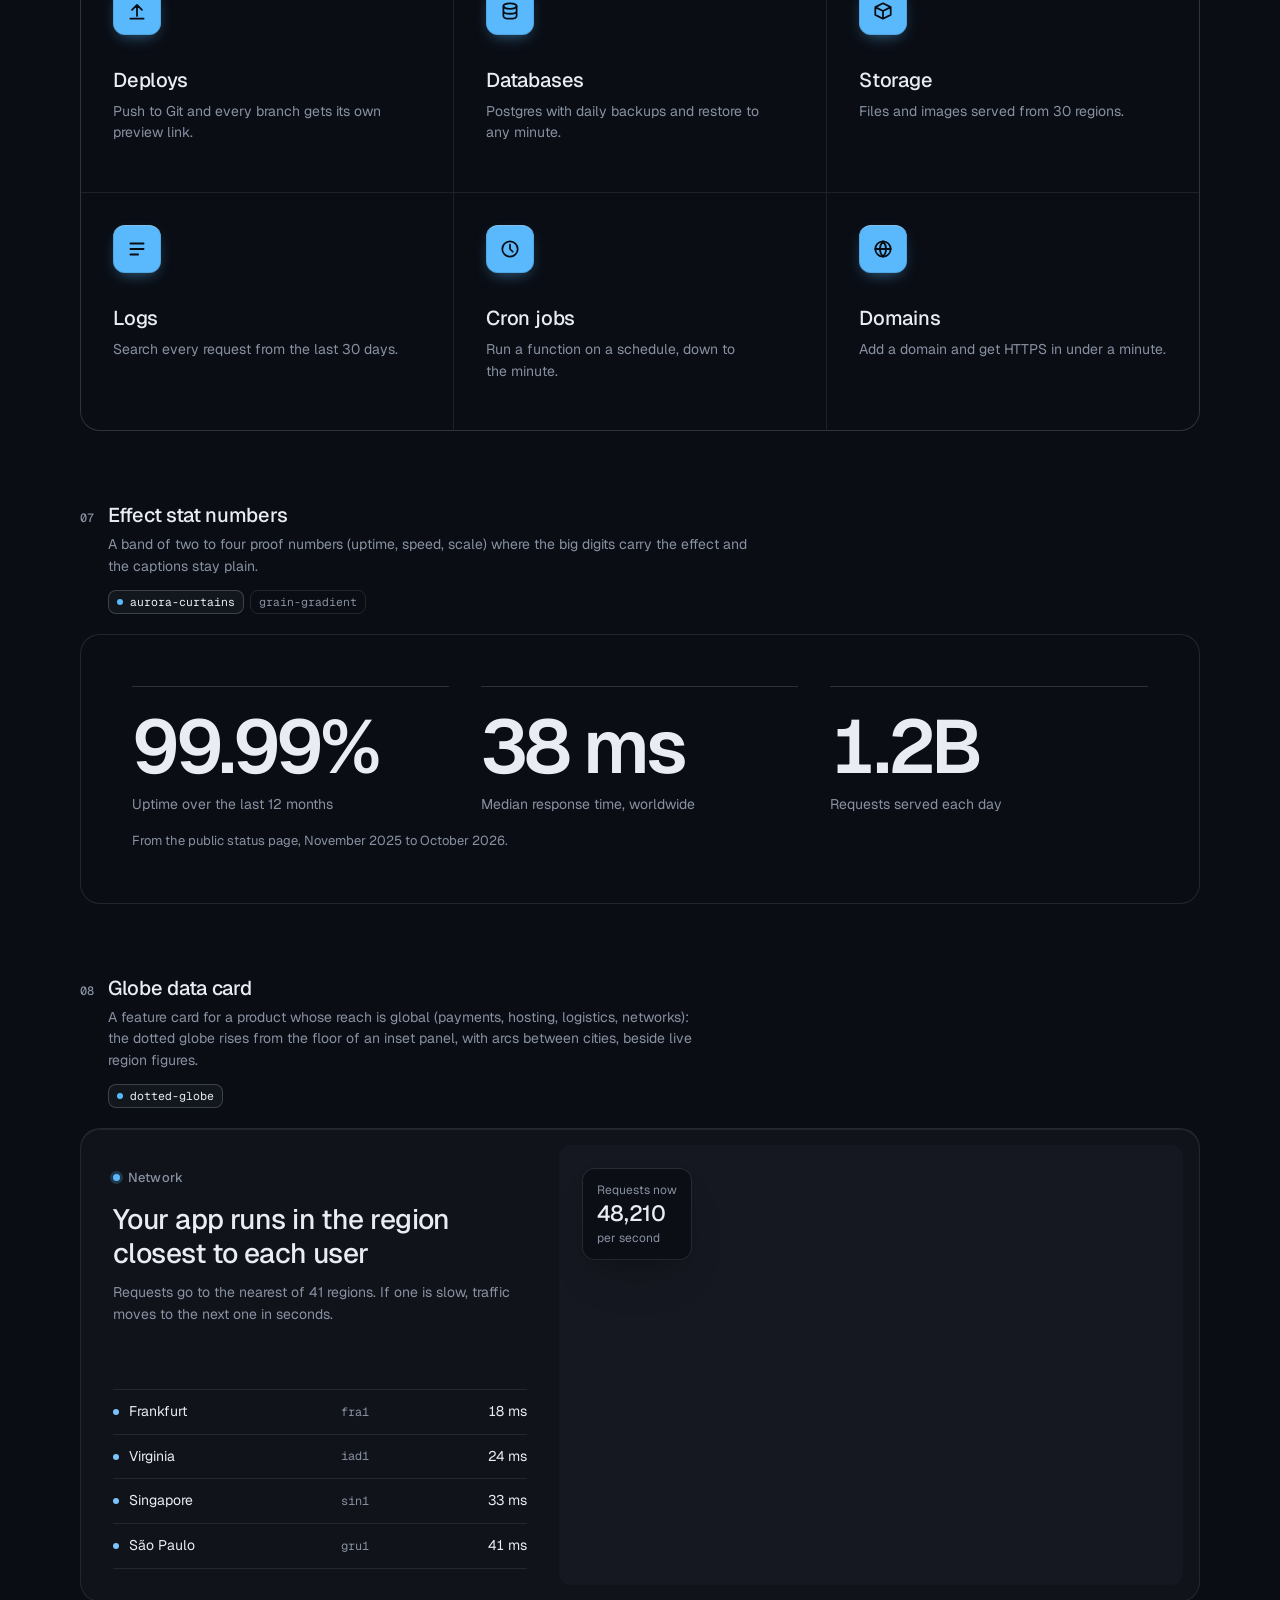
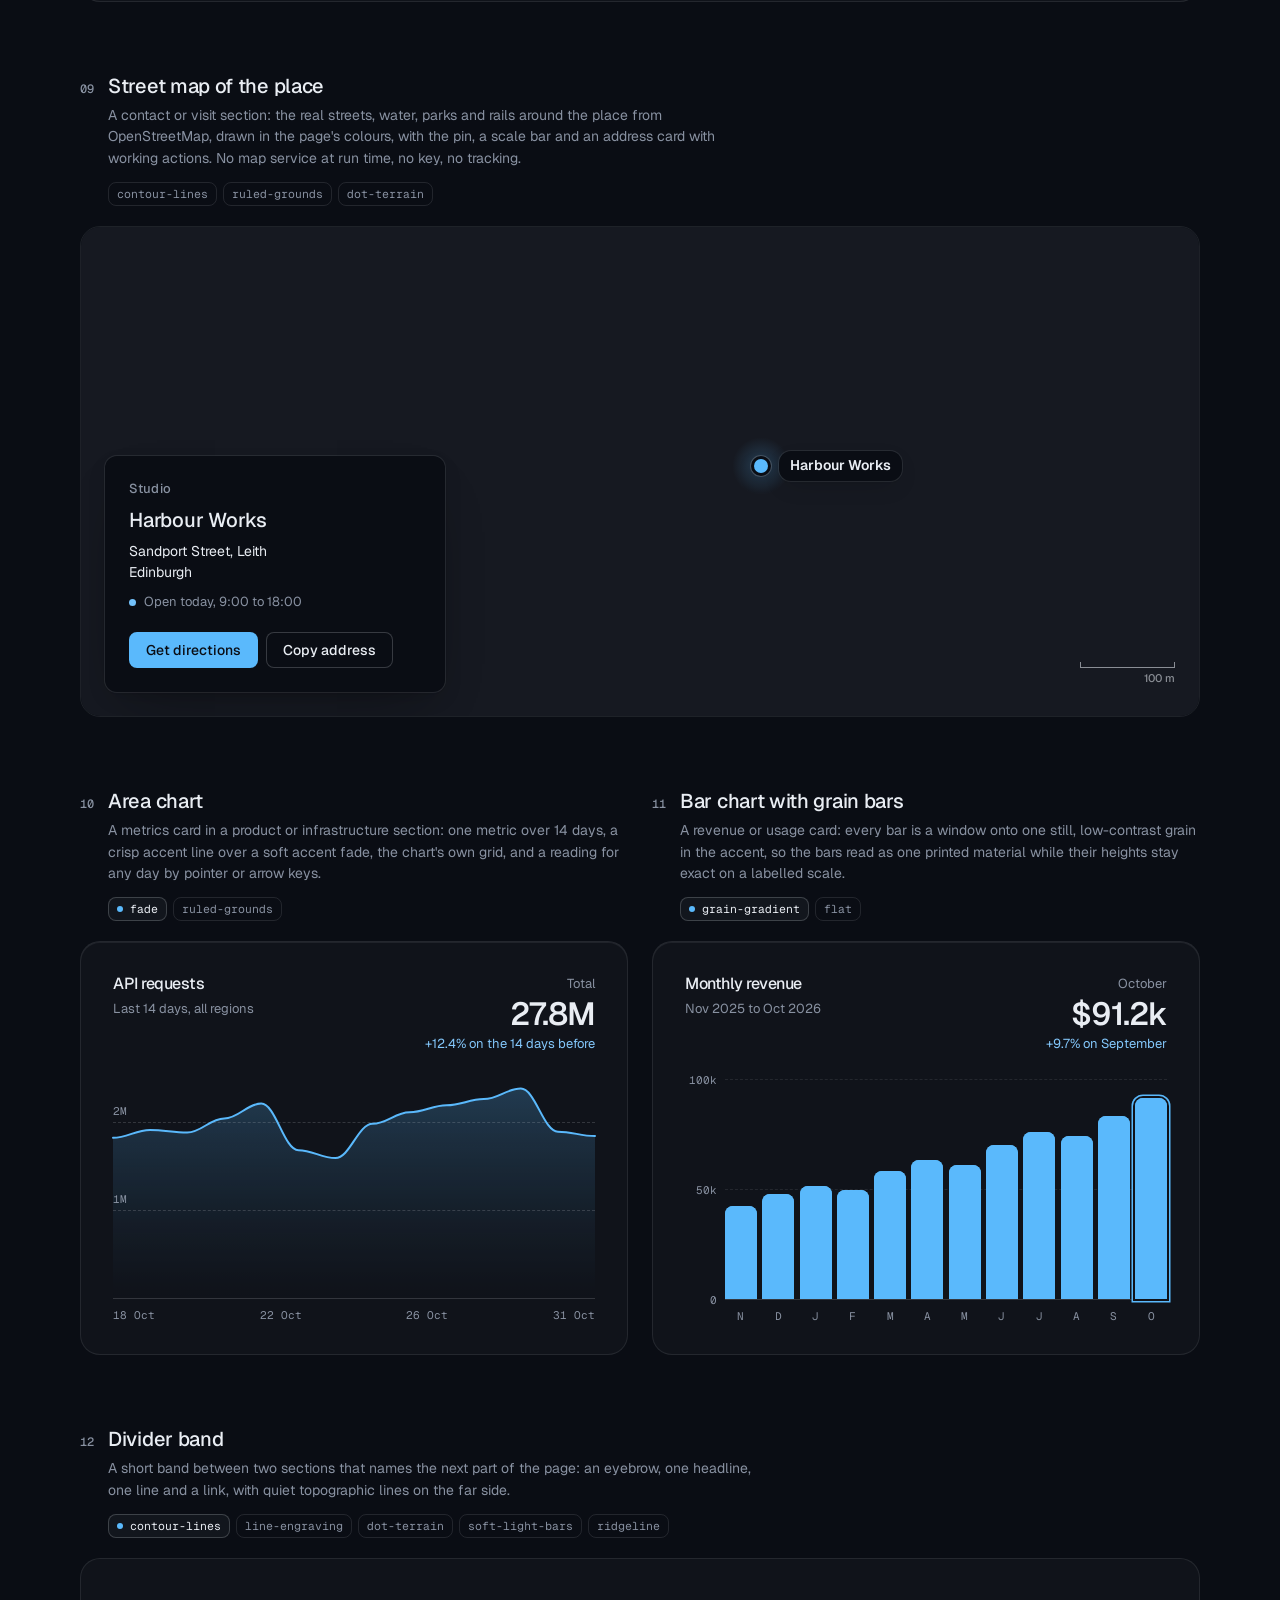
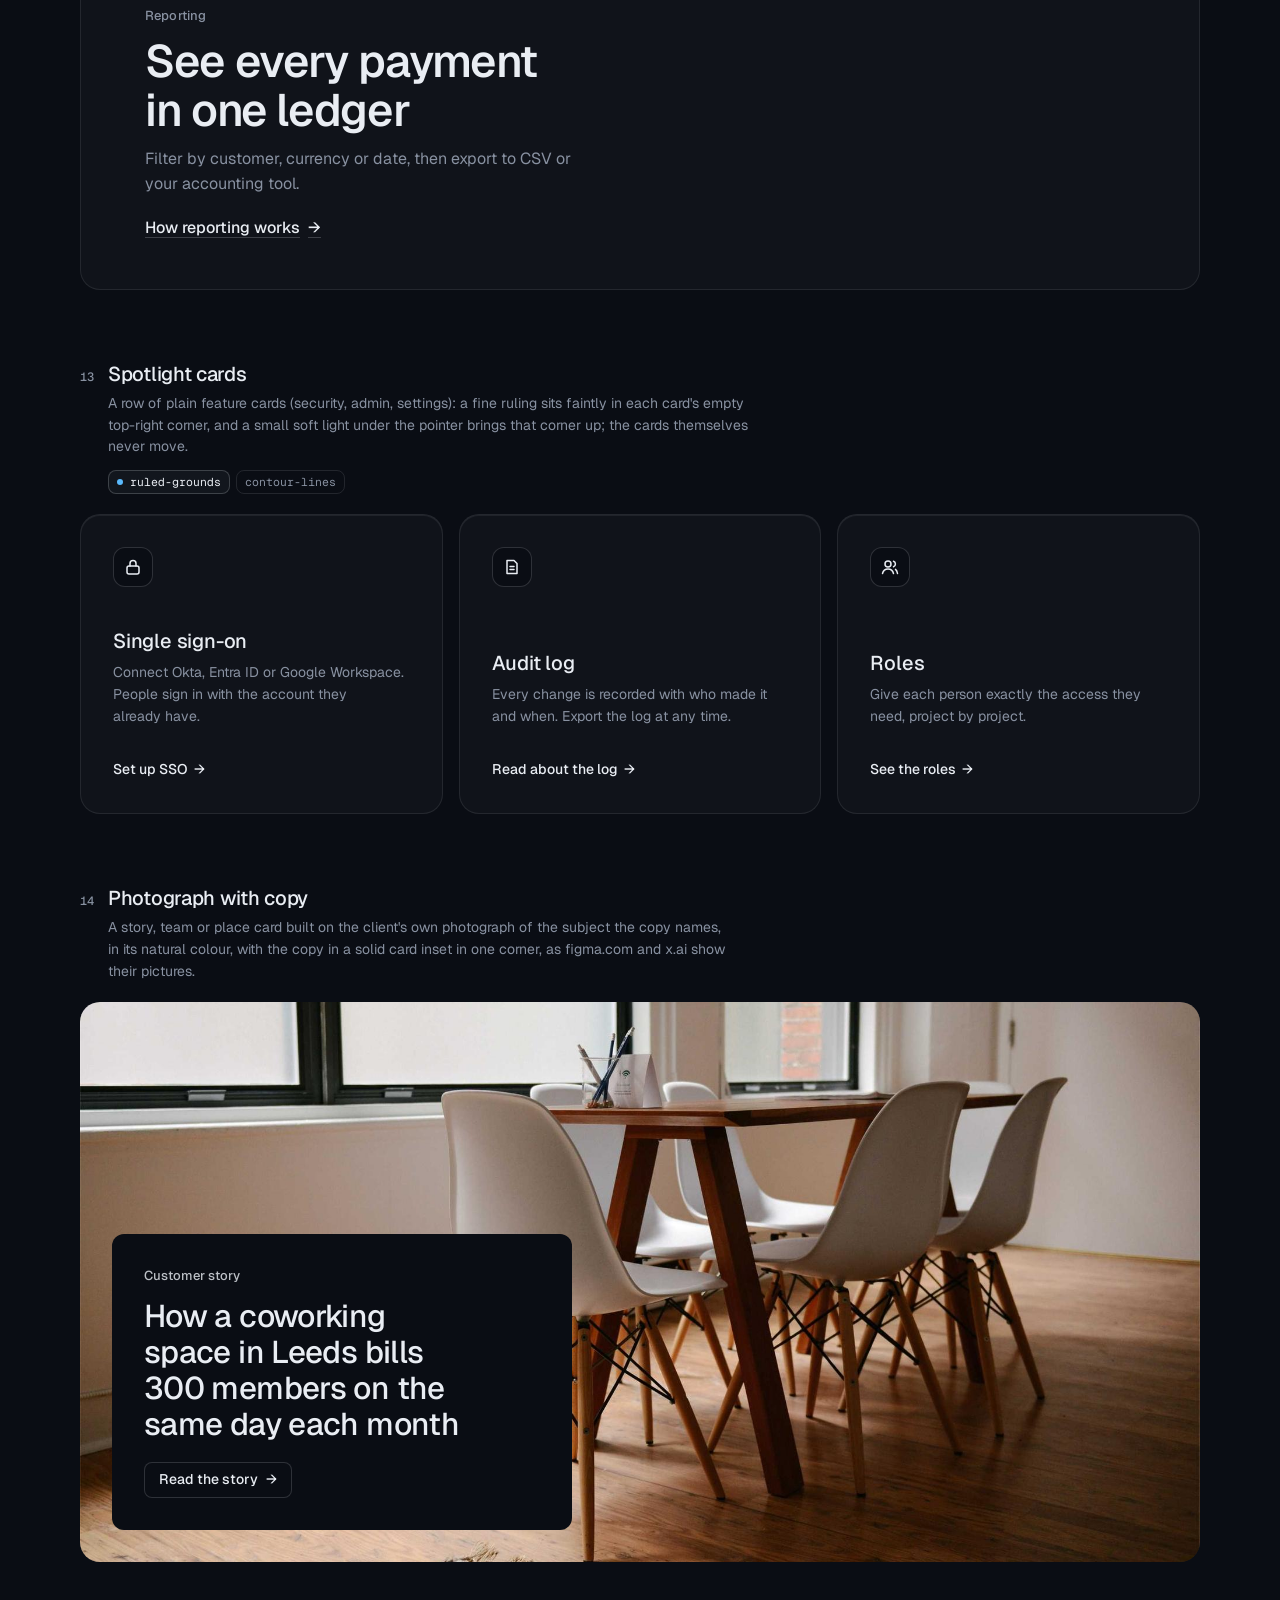
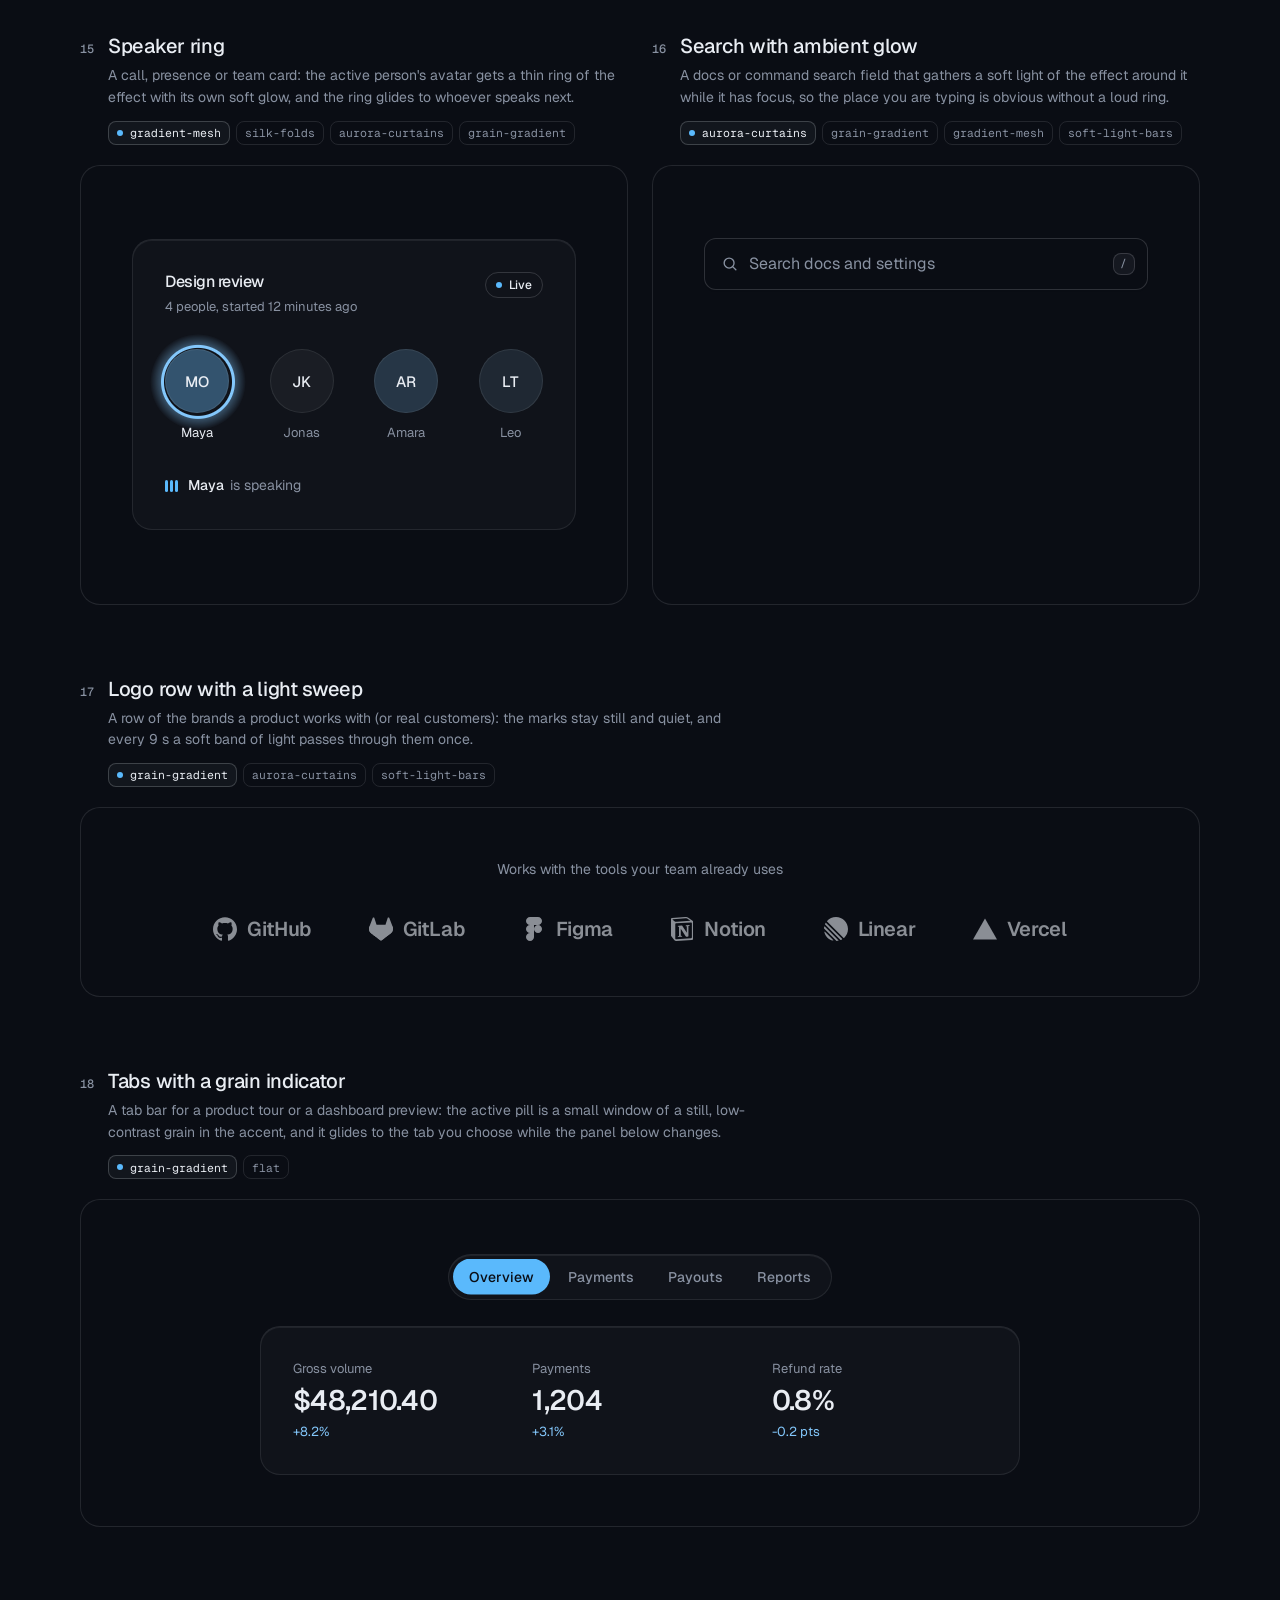
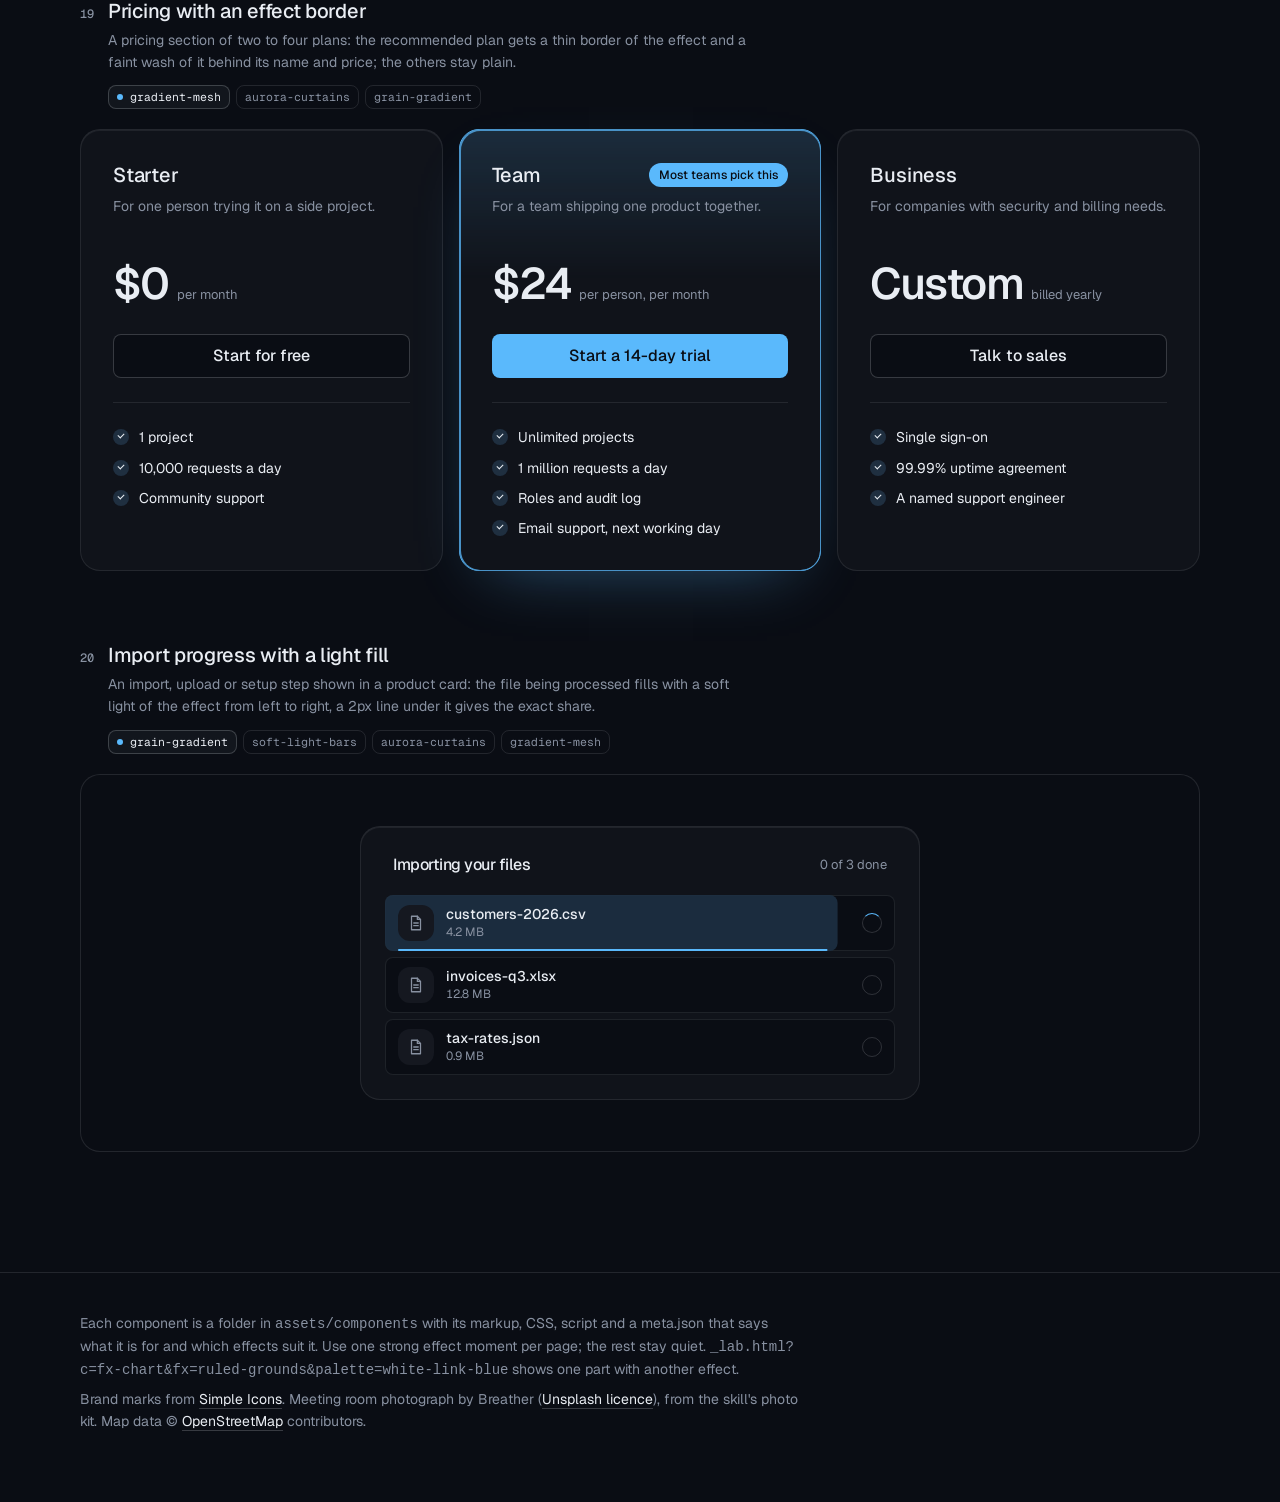
<file: assets/components/index.html>
<!doctype html>
<html lang="en" data-radius="soft">
<head>
<script>window.__tpGlMax = 16;   /* a gallery shows many live effects at once; a page of a site keeps the default 4 (fx.js) */</script>
<meta charset="utf-8">
<meta name="viewport" content="width=device-width, initial-scale=1">
<title>Effect components</title>
<link rel="preconnect" href="https://fonts.googleapis.com">
<link rel="preconnect" href="https://fonts.gstatic.com" crossorigin>
<link href="https://fonts.googleapis.com/css2?family=Geist:wght@100..900&family=Geist+Mono:wght@400..600&display=swap" rel="stylesheet">
<link rel="stylesheet" href="../system.css">
<link rel="stylesheet" href="./base.css">
<style>
  :root {
    --font-display: "Geist", system-ui, sans-serif;
    --font-text: "Geist", system-ui, sans-serif;
    --font-mono: "Geist Mono", ui-monospace, monospace;
    --display-weight: 560;
    --display-tracking: -0.03em;
    --container: 1200px;
  }
  body { min-height: 100vh; }
  .top {
    position: sticky; top: 0; z-index: 50; height: 64px; background: var(--bg);
    border-bottom: 1px solid var(--line);
  }
  .top .container { height: 100%; display: flex; align-items: center; justify-content: space-between; gap: 16px; }
  .brand { display: flex; align-items: center; gap: 10px; font-weight: 560; letter-spacing: -0.01em; }
  .brand small { font: 400 13px/1 var(--font-mono); color: var(--muted); }
  .top nav { display: flex; align-items: center; gap: 20px; }
  .top nav a.link { font-size: 14px; }
  .swatches { display: flex; gap: 4px; padding: 3px; border: 1px solid var(--line); border-radius: 999px; background: var(--bg); }
  .swatches button {
    width: 30px; height: 30px; border-radius: 999px; border: 0; padding: 0; cursor: pointer; position: relative;
    background: var(--sw-bg);
  }
  .swatches button::after {
    content: ""; position: absolute; inset: 9px; border-radius: 999px; background: var(--sw-accent);
    box-shadow: 0 0 0 1px color-mix(in oklab, var(--sw-ink) 25%, transparent);
  }
  .swatches button[aria-pressed="true"] { box-shadow: 0 0 0 2px var(--ink); }
  .swatches button:focus-visible { outline-offset: 3px; }

  .intro { padding-block: 64px 40px; display: grid; grid-template-columns: minmax(0, 6fr) minmax(0, 6fr); gap: 48px; align-items: end; }
  .intro h1 { font-size: clamp(34px, 2.2vw + 18px, 52px); line-height: 1.05; max-width: 15ch; }
  .intro p { margin-top: 16px; color: var(--muted); font-size: var(--t-body); line-height: 1.55; max-width: 52ch; }
  .index { display: flex; flex-wrap: wrap; gap: 6px; justify-content: flex-start; }
  @media (max-width: 1023px) { .intro { grid-template-columns: minmax(0, 1fr); gap: 28px; } }
  .index a {
    display: inline-flex; align-items: center; gap: 8px; height: 30px; padding: 0 11px; border-radius: 999px;
    border: 1px solid var(--line); font-size: 13px; color: var(--ink);
    transition: border-color var(--dur) var(--ease), background-color var(--dur) var(--ease);
  }
  .index a span { font-family: var(--font-mono); font-size: 11px; color: var(--muted); }
  .index a:hover { border-color: var(--line-strong); background: color-mix(in oklab, var(--ink) 4%, var(--bg)); }

  /* every part spans two rows of the list (its notes, its stage) as a subgrid, so the two parts of a
     half-width pair share one notes height and one stage height: their stages start and end level */
  .list { display: grid; grid-template-columns: repeat(2, minmax(0, 1fr)); column-gap: 24px; row-gap: 0; padding-bottom: 120px; }
  .sc { grid-column: 1 / -1; grid-row: span 2; display: grid; grid-template-rows: subgrid; row-gap: 20px; min-width: 0; scroll-margin-top: 88px; padding-top: 72px; }
  .sc:first-child { padding-top: 0; }
  .sc.is-half { grid-column: auto; }
  .sc.is-half .sc__stage:not(.is-center) { display: grid; }
  .sc__meta { display: grid; grid-template-columns: auto 1fr; column-gap: 14px; row-gap: 6px; align-items: baseline; align-content: start; }
  .sc__note { grid-column: 2; margin: 2px 0 0; font-size: 13px; color: var(--muted); }
  .sc__note::before { content: "Try it: "; color: var(--ink); font-weight: 500; }
  .sc__no { font: 500 12px/1 var(--font-mono); color: var(--muted); padding-top: 2px; }
  .sc__name { font: 500 20px/1.25 var(--font-text); letter-spacing: -0.015em; margin: 0; }
  .sc__for { grid-column: 2; color: var(--muted); font-size: 14px; line-height: 1.55; max-width: 72ch; margin: 0; }
  .sc__fx { grid-column: 2; display: flex; flex-wrap: wrap; gap: 6px; margin-top: 6px; }
  .sc__fx li {
    font: 400 11.5px/1 var(--font-mono); color: var(--muted); height: 24px; display: inline-flex; align-items: center;
    padding: 0 8px; border-radius: var(--r-sm); border: 1px solid var(--line);
  }
  .sc__fx li.is-on { color: var(--ink); border-color: var(--line-strong); background: color-mix(in oklab, var(--ink) 5%, var(--bg)); }
  .sc__fx li.is-on::before { content: ""; width: 6px; height: 6px; border-radius: 99px; background: var(--accent); margin-right: 7px; }
  .sc__stage {
    position: relative; min-width: 0; border: 1px solid var(--line); border-radius: var(--r-lg);
    padding: clamp(20px, 4vw, 56px); background: var(--bg);
  }
  .sc__stage.is-tall { padding-block: clamp(56px, 8vw, 120px); }
  .sc__stage.is-flush { padding: 0; border: 0; }
  .sc__stage.is-center { display: grid; place-items: center; min-height: 320px; }
  /* one object, at a size a page would give it */
  #fx-dither-object .sc__stage { display: grid; justify-items: center; }
  #fx-dither-object .cx-obj { width: min(100%, 720px); }
  .sc__pick { grid-column: 2; display: flex; flex-wrap: wrap; gap: 4px; margin-top: 8px; }
  .sc__pick button {
    height: 30px; padding: 0 12px; border-radius: 999px; border: 1px solid var(--line); background: var(--bg);
    font: 500 13px/1 var(--font-text); color: var(--muted); cursor: pointer;
  }
  .sc__pick button:hover { color: var(--ink); border-color: var(--line-strong); }
  .sc__pick button[aria-pressed="true"] { color: var(--ink); border-color: var(--line-strong); background: color-mix(in oklab, var(--ink) 6%, var(--bg)); }
  /* the search list opens below its field: leave it room inside the frame */
  #fx-search .sc__stage { min-height: 440px; place-items: start center; padding-top: 72px; }
  .sc__stage:empty::after { content: "Loading"; color: var(--muted); font-size: 13px; }

  .foot { border-top: 1px solid var(--line); padding: 40px 0 64px; color: var(--muted); font-size: 14px; }
  .foot p { max-width: 80ch; margin: 0 0 8px; }
  .foot a { color: var(--ink); text-decoration: underline; text-decoration-color: var(--line-strong); text-underline-offset: 4px; }

  @media (max-width: 899px) {
    .list { grid-template-columns: minmax(0, 1fr); }
    .sc.is-half { grid-column: 1 / -1; }
    .top nav a.link { display: none; }
  }
  @media (max-width: 639px) {
    .intro { padding-block: 48px 32px; }
    .sc { padding-top: 48px; }
    .sc__meta { grid-template-columns: 1fr; }
    .sc__no { display: none; }
    .sc__for, .sc__fx, .sc__note, .sc__pick { grid-column: 1; }
    .sc__stage.is-center { min-height: 240px; }
    .brand small { display: none; }
  }
</style>
</head>
<body>
<header class="top">
  <div class="container">
    <div class="brand">Effect components <small id="count"></small></div>
    <nav aria-label="Palette and links">
      <a class="link" href="../effects/gallery.html">Effects library</a>
      <div class="swatches" id="swatches" role="group" aria-label="Page palette"></div>
    </nav>
  </div>
</header>

<main>
  <section class="intro container">
    <div>
      <h1>Effects as parts of the page, not only behind it</h1>
      <p id="lede">Feature cards, real objects drawn in dither, type, numbers, buttons, borders, icons, a street map of the real place, a globe, charts and a photograph in its own colours. Every part takes its colours from the page palette: switch it at the top right. Parts that loop have a pause button.</p>
    </div>
    <nav class="index" id="index" aria-label="Components"></nav>
  </section>
  <div class="container list" id="list"></div>
</main>

<footer class="foot">
  <div class="container">
    <p>Each component is a folder in <code>assets/components</code> with its markup, CSS, script and a meta.json that says what it is for and which effects suit it. Use one strong effect moment per page; the rest stay quiet. <code>_lab.html?c=fx-chart&amp;fx=ruled-grounds&amp;palette=white-link-blue</code> shows one part with another effect.</p>
    <p>Brand marks from <a href="https://simpleicons.org/">Simple Icons</a>. Meeting room photograph by Breather (<a href="https://unsplash.com/photos/DEdM9Vs6s8w">Unsplash licence</a>), from the skill's photo kit. Map data © <a href="https://www.openstreetmap.org/copyright">OpenStreetMap</a> contributors.</p>
  </div>
</footer>

<script type="module">
  import fx from '../effects/fx.js';

  // component id, layout and stage style, in page order
  const COMPONENTS = [
    { id: 'fx-feature-card', stage: 'is-flush' },
    { id: 'fx-dither-object', stage: 'is-flush', note: 'pick an object, then point at it and move across: sound rings out of the cups, the seat swivels, the lens zooms, the rotors spin up and the drone lifts off. One object is live at a time, as on a real page.' },
    { id: 'fx-headline', stage: 'is-tall' },
    { id: 'fx-button', half: true, stage: 'is-center', note: 'hover or tab to a button. The light runs only while it is pointed at.' },
    { id: 'fx-prompt', half: true, stage: 'is-center' },
    { id: 'fx-icon-tiles', stage: 'is-flush' },
    { id: 'fx-stat' },
    { id: 'fx-globe', stage: 'is-flush' },
    { id: 'fx-map', stage: 'is-flush' },
    { id: 'fx-chart', half: true, stage: 'is-flush' },
    { id: 'fx-bars', half: true, stage: 'is-flush' },
    { id: 'fx-band', stage: 'is-flush' },
    { id: 'fx-spotlight', stage: 'is-flush' },
    { id: 'fx-photo', stage: 'is-flush' },
    { id: 'fx-avatar', half: true, stage: 'is-center' },
    { id: 'fx-search', half: true, stage: 'is-center' },
    { id: 'fx-logos' },
    { id: 'fx-tabs' },
    { id: 'fx-pricing', stage: 'is-flush' },
    { id: 'fx-progress', stage: 'is-center' },
  ];

  const PALETTES = [
    { id: 'blue-black-cornflower', name: 'Night, cornflower', bg: '#0a0d14', surface: '#131824', ink: '#e9edf3', muted: '#8891a1', accent: '#5ab9fc', accentInk: '#0a0d14' },
    { id: 'graphite-safety-orange', name: 'Graphite, orange', bg: '#18191b', surface: '#222427', ink: '#eff0f1', muted: '#9c9ea3', accent: '#ff4a1f', accentInk: '#18191b' },
    { id: 'white-link-blue', name: 'White, blue', bg: '#ffffff', surface: '#f4f4f4', ink: '#111111', muted: '#6b6b6b', accent: '#1a4be0', accentInk: '#ffffff' },
    { id: 'moss-sand', name: 'Sand, moss', bg: '#ddd6c6', surface: '#d2cab8', ink: '#2a2a26', muted: '#59574e', accent: '#4f6238', accentInk: '#ffffff' },
    { id: 'cobalt-field', name: 'Cobalt field', bg: '#0034eb', surface: '#002fd6', ink: '#ffffff', muted: '#dfe4f2', accent: '#e9e34a', accentInk: '#111111' },
  ];

  const q = new URLSearchParams(location.search);
  if (q.has('time')) fx.setClock(+q.get('time'));
  if (q.has('fallback')) fx.config.forceFallback = true;
  const only = q.get('only') ? q.get('only').split(',') : null;
  const list = document.getElementById('list');
  const index = document.getElementById('index');
  const swatches = document.getElementById('swatches');

  /*
    The budget: a laptop's integrated GPU shares its memory with everything else, so this page never
    holds more than 4 live WebGL contexts. A part is started when it comes near the viewport and
    destroyed when it leaves it; still parts draw once and free their context; fx.js frees any idle
    off-screen context past 4. liveGL() counts the contexts that are open right now.
  */
  fx.config.maxLive = 4;
  const contexts = new Set();
  let peakGL = 0;
  const getContext = HTMLCanvasElement.prototype.getContext;
  HTMLCanvasElement.prototype.getContext = function (type, ...rest) {
    const c = getContext.call(this, type, ...rest);
    if (c && /webgl/i.test(type) && !contexts.has(c)) { contexts.add(c); peakGL = Math.max(peakGL, liveGL()); }
    return c;
  };
  function liveGL() {
    for (const c of contexts) if (c.isContextLost()) contexts.delete(c);
    return contexts.size;
  }

  // the dither object: one live at a time, switched here (a real page shows one object)
  const OBJECTS = {
    headphones: ['Headphones', 'Over-ear, wireless'],
    chair: ['Office chair', 'Swivel seat on five castors'],
    camera: ['Camera', 'Mirrorless, with a zoom lens'],
    drone: ['Drone', 'Four rotors and a camera'],
  };
  let object = OBJECTS[q.get('object')] ? q.get('object') : 'headphones';
  // print (ordered dither, the default) or studio (a smooth shaded render: no picker until it is anti-aliased; ?render=studio)
  let render = q.get('render') === 'studio' ? 'studio' : 'print';

  function applyPalette(p) {
    const c = fx.color;
    const action = c.contrast(p.accent, p.bg) >= 2.2 ? p.accent : p.ink;
    const actionInk = action === p.accent ? p.accentInk : p.bg;
    const s = document.documentElement.style;
    const set = (k, v) => s.setProperty(k, v);
    set('--p-bg', p.bg); set('--p-surface', p.surface); set('--p-ink', p.ink); set('--p-muted', p.muted);
    set('--p-accent', p.accent); set('--p-accent-ink', p.accentInk); set('--p-action', action); set('--p-action-ink', actionInk);
    document.documentElement.style.colorScheme = c.isDark(p.bg) ? 'dark' : 'light';
    for (const b of swatches.children) b.setAttribute('aria-pressed', String(b.dataset.id === p.id));
  }

  async function load(entry) {
    const base = `./${entry.id}/`;
    const [meta, html, mod] = await Promise.all([
      fetch(base + 'meta.json').then(r => (r.ok ? r.json() : null)),
      fetch(base + 'component.html').then(r => (r.ok ? r.text() : null)),
      import(base + 'component.js').catch(err => { console.warn(entry.id, err); return null; }),
    ]).catch(() => [null, null, null]);
    if (!meta || !html || !mod) return null;
    const link = document.createElement('link');
    link.rel = 'stylesheet';
    link.href = base + 'component.css';
    document.head.append(link);
    await new Promise(r => { link.onload = link.onerror = r; });
    return { ...entry, meta, html, mod };
  }

  function section(e, n) {
    const s = document.createElement('section');
    s.className = 'sc' + (e.half ? ' is-half' : '');
    s.id = e.id;
    const fxList = (e.meta.effects || []).map(id => `<li class="${id === e.meta.default ? 'is-on' : ''}">${id}</li>`).join('');
    const pick = e.id === 'fx-dither-object'
      ? `<div class="sc__pick" role="group" aria-label="Object">${Object.keys(OBJECTS).map(k => `<button type="button" data-object="${k}" aria-pressed="${k === object}">${OBJECTS[k][0]}</button>`).join('')}</div>`
      : '';
    s.innerHTML = `
      <div class="sc__meta">
        <span class="sc__no">${String(n).padStart(2, '0')}</span>
        <h2 class="sc__name">${e.meta.name}</h2>
        <p class="sc__for">${e.meta.for}</p>
        ${fxList ? `<ul class="sc__fx" aria-label="Effects that suit it">${fxList}</ul>` : ''}
        ${pick}
        ${e.note ? `<p class="sc__note">${e.note}</p>` : ''}
      </div>
      <div class="sc__stage ${e.stage || ''}"></div>`;
    return s;
  }

  // the markup is placed at once (the page keeps its full height); the scripts run only near the viewport
  function markup(e) {
    const stage = e.section.querySelector('.sc__stage');
    stage.innerHTML = e.html;
    if (e.id === 'fx-dither-object') {
      const fig = stage.querySelector('.cx-obj');
      fig.dataset.cxObject = object;
      if (render === 'studio') fig.dataset.cxRender = 'studio'; else delete fig.dataset.cxRender;
      fig.querySelector('.cx-obj__stage').removeAttribute('aria-label');
    }
    return stage;
  }
  function start(e) {
    if (e.ctrl) return;
    const stage = markup(e);
    try { e.ctrl = e.mod.default(stage.firstElementChild || stage) || { destroy() {} }; } catch (err) { console.error(e.id, err); e.ctrl = { destroy() {} }; }
  }
  function stop(e) {
    if (!e.ctrl) return;
    try { e.ctrl.destroy?.(); } catch (err) { console.warn(e.id, err); }
    fx.unmountAll(e.section);
    e.ctrl = null;
  }

  function setPalette(p, entries) {
    entries.forEach(stop);
    applyPalette(p);
    try { localStorage.setItem('cx-palette', p.id); } catch (_) {}
    requestAnimationFrame(() => entries.forEach(e => (e.near ? start(e) : markup(e))));
  }

  let saved = null;
  try { saved = localStorage.getItem('cx-palette'); } catch (_) {}
  const first = PALETTES.find(p => p.id === q.get('palette')) || PALETTES.find(p => p.id === saved) || PALETTES[0];
  for (const p of PALETTES) {
    const b = document.createElement('button');
    b.type = 'button';
    b.dataset.id = p.id;
    b.title = p.name;
    b.setAttribute('aria-label', p.name);
    b.style.setProperty('--sw-bg', p.bg);
    b.style.setProperty('--sw-accent', p.accent);
    b.style.setProperty('--sw-ink', p.ink);
    swatches.append(b);
  }
  applyPalette(first);

  const wanted = COMPONENTS.filter(c => !only || only.includes(c.id));
  const entries = (await Promise.all(wanted.map(load))).filter(Boolean);
  document.getElementById('count').textContent = `${entries.length} parts`;
  entries.forEach((e, i) => {
    e.section = section(e, i + 1);
    list.append(e.section);
    markup(e);
    const a = document.createElement('a');
    a.href = '#' + e.id;
    a.innerHTML = `<span>${String(i + 1).padStart(2, '0')}</span>${e.meta.name}`;
    index.append(a);
  });
  await document.fonts.ready;
  const near = new IntersectionObserver(seen => {
    for (const en of seen) {
      const e = entries.find(x => x.section === en.target);
      if (!e) continue;
      e.near = en.isIntersecting;
      if (e.near) start(e); else stop(e);
    }
  }, { rootMargin: '10% 0px' });
  entries.forEach(e => near.observe(e.section));
  setTimeout(() => { document.documentElement.dataset.ready = '1'; }, 1500);

  swatches.addEventListener('click', ev => {
    const b = ev.target.closest('button');
    if (!b) return;
    const p = PALETTES.find(x => x.id === b.dataset.id);
    if (p) setPalette(p, entries);
  });
  list.addEventListener('click', ev => {
    const b = ev.target.closest('[data-object], [data-render]');
    if (!b || !(OBJECTS[b.dataset.object] || b.dataset.render)) return;
    if (b.dataset.render) render = b.dataset.render; else object = b.dataset.object;
    b.parentElement.querySelectorAll('button').forEach(x => x.setAttribute('aria-pressed', String(x === b)));
    const e = entries.find(x => x.id === 'fx-dither-object');
    stop(e);
    if (e.near) start(e); else markup(e);
  });
  window.__cx = {
    entries,
    setPalette: id => setPalette(PALETTES.find(p => p.id === id), entries),
    setObject: k => list.querySelector(`[data-object="${k}"]`)?.click(),
    gl: () => ({ live: liveGL(), peak: peakGL, started: entries.filter(e => e.ctrl).map(e => e.id) }),
  };
</script>

</body>
</html>
</file>
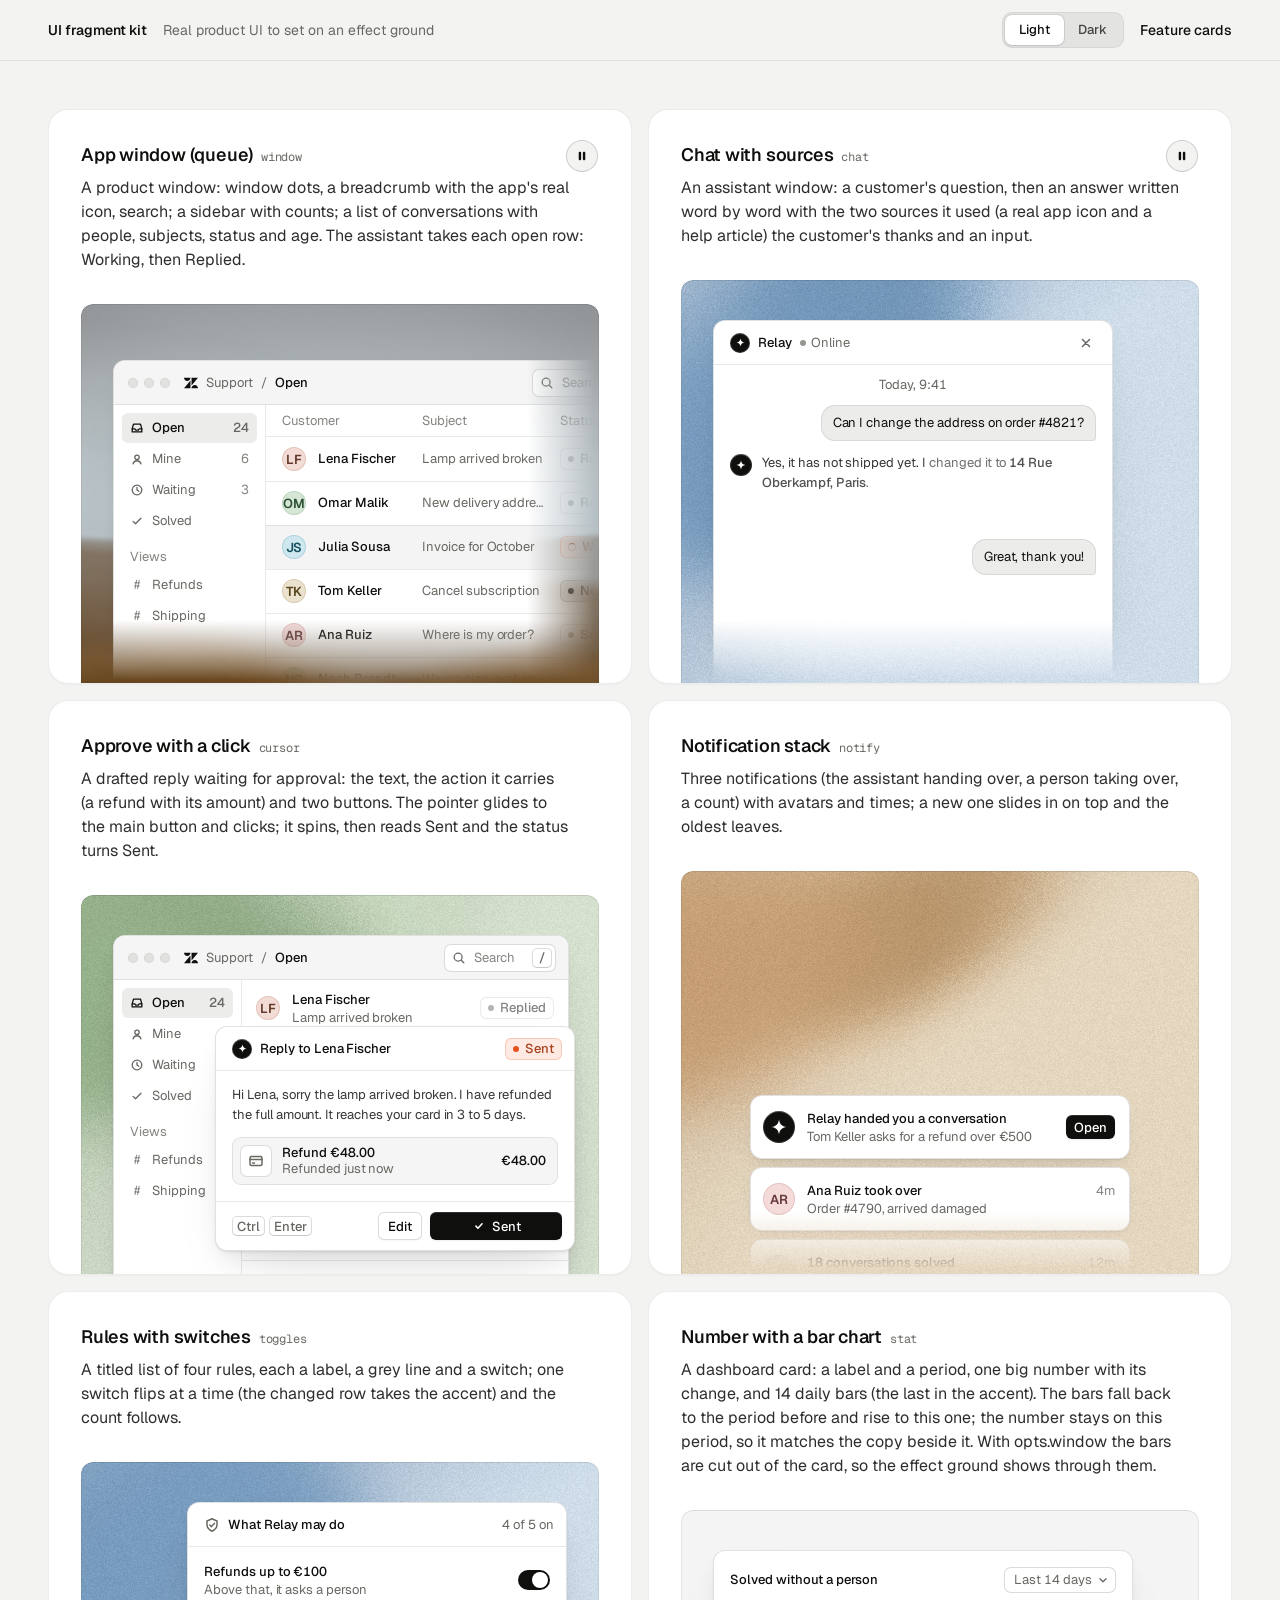
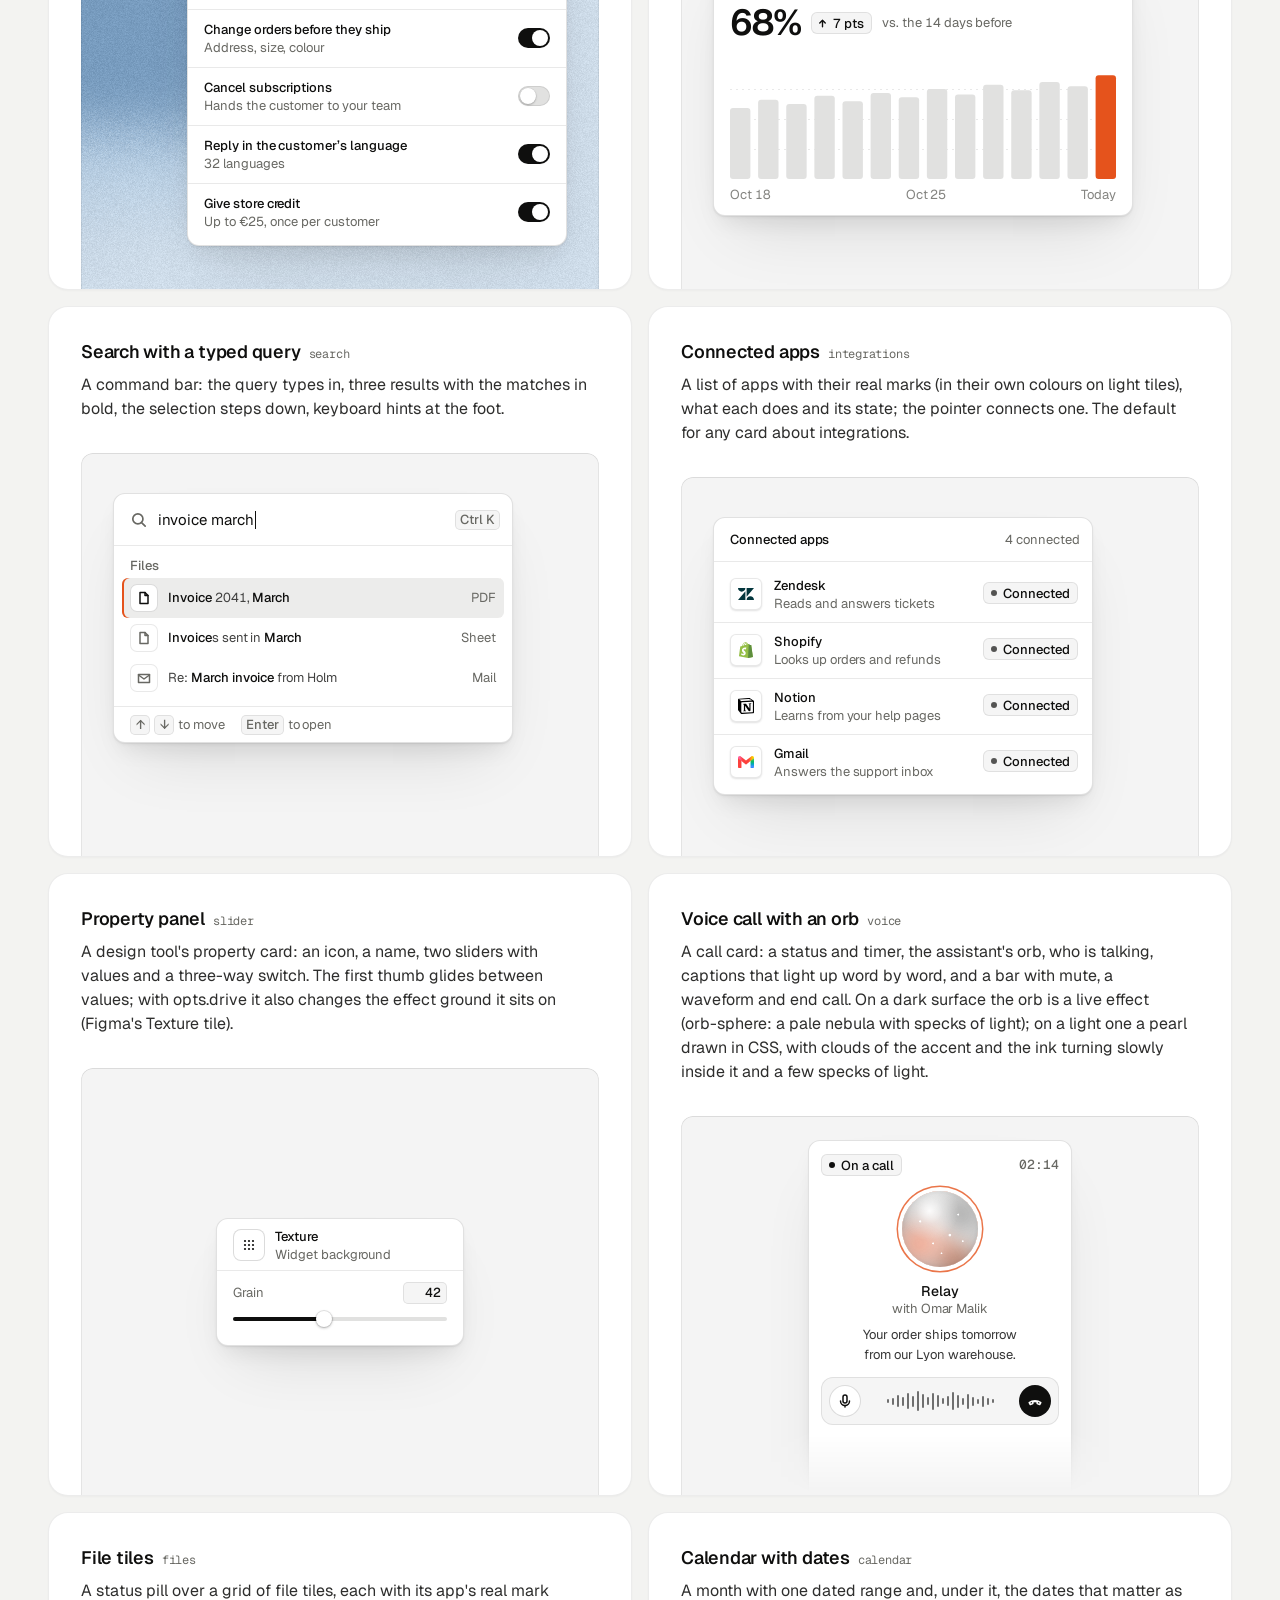
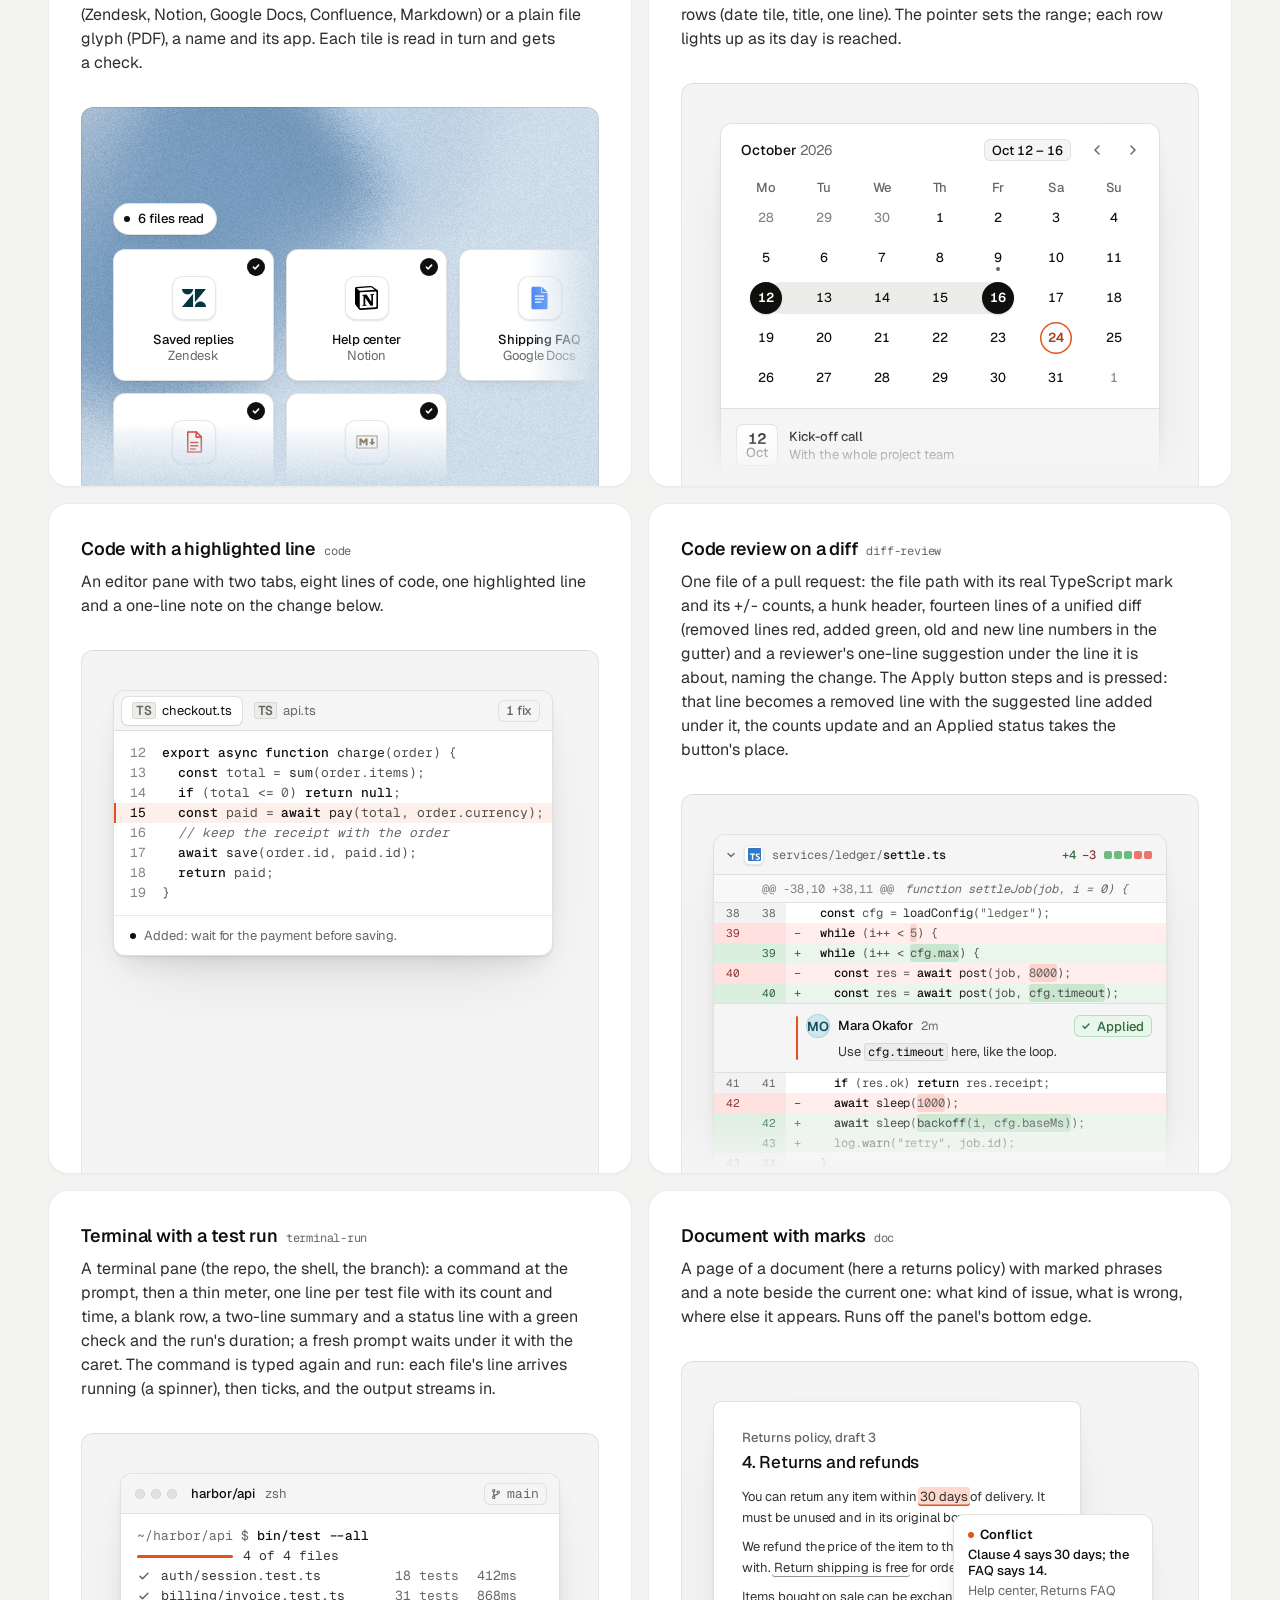
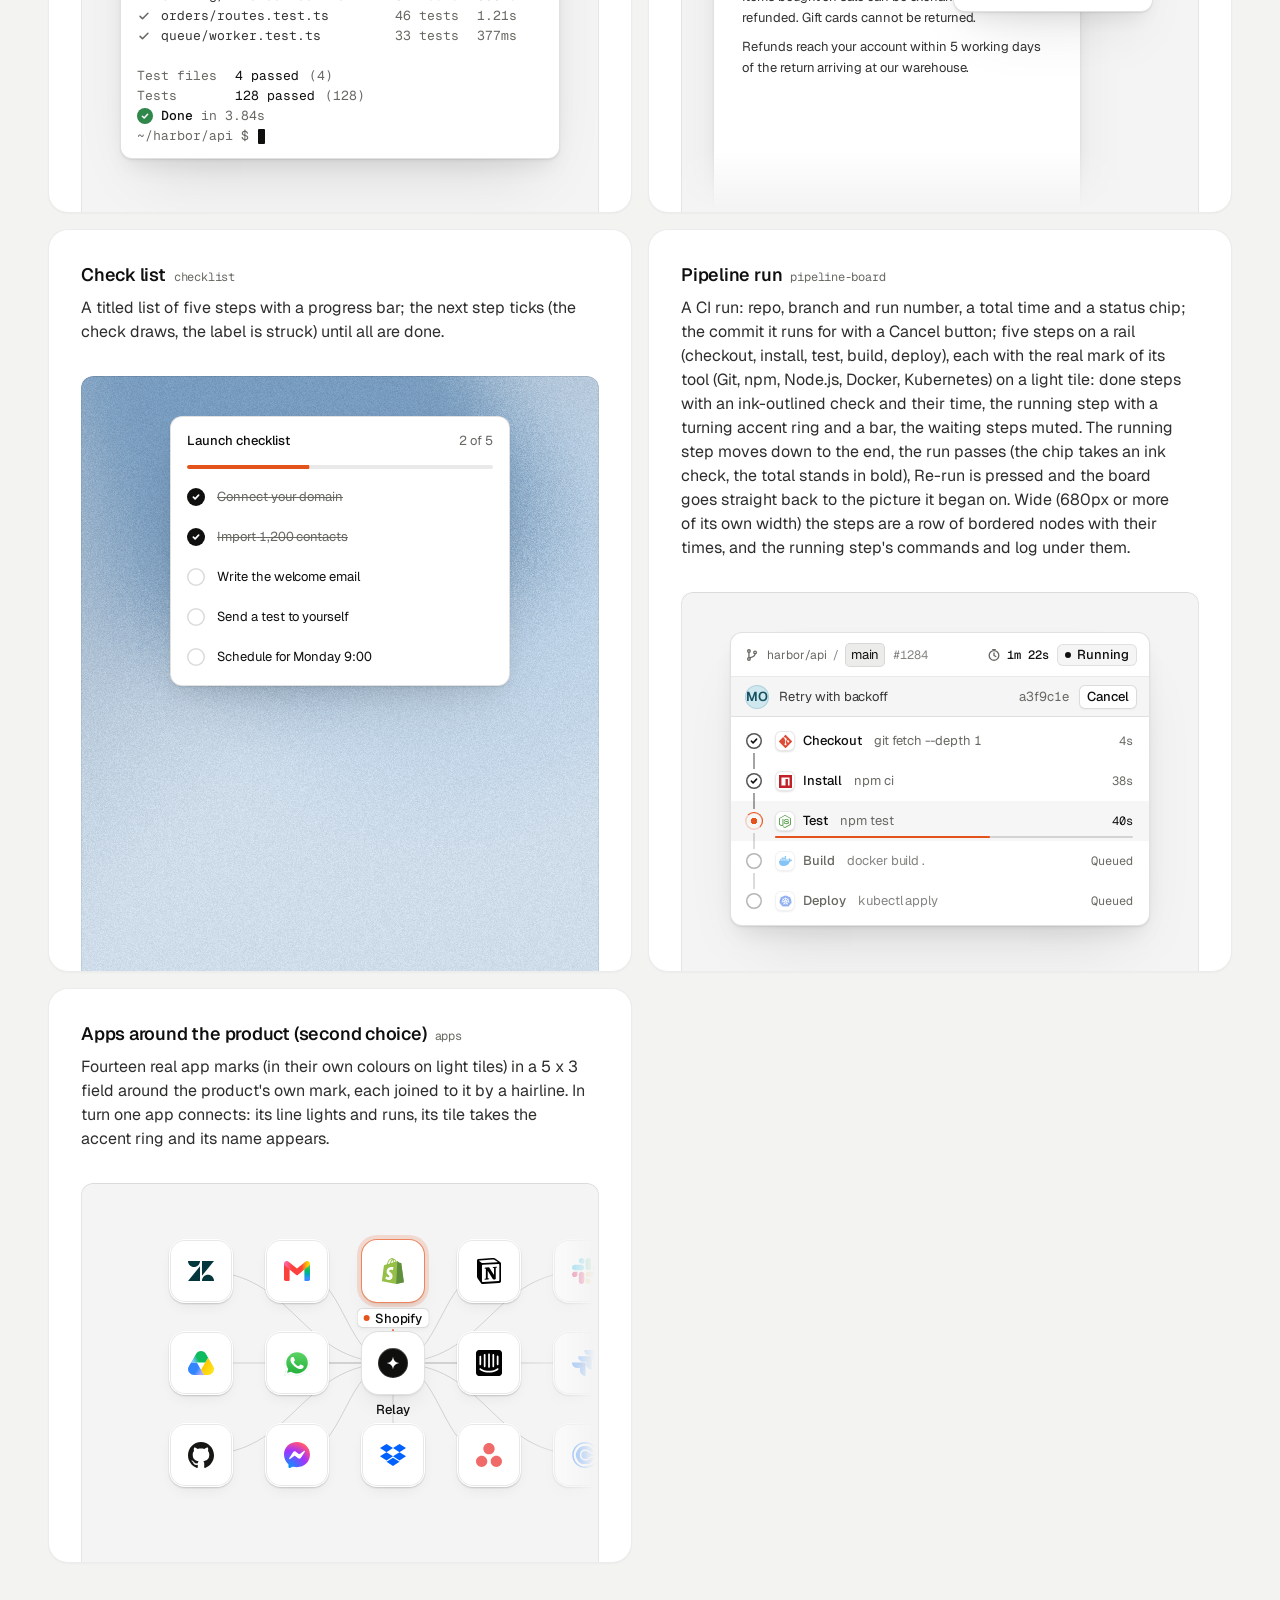
<file: assets/ui/index.html>
<!doctype html>
<html lang="en" data-theme="light">
<head>
<script>window.__tpGlMax = 16;   /* a gallery shows many live effects at once; a page of a site keeps the default 4 (fx.js) */</script>
<meta charset="utf-8">
<meta name="viewport" content="width=device-width, initial-scale=1">
<title>UI fragment kit</title>
<meta name="description" content="Nineteen pieces of real product UI from the taste-skill kit, each on an effect ground in a feature card.">
<link rel="preconnect" href="https://fonts.googleapis.com">
<link rel="preconnect" href="https://fonts.gstatic.com" crossorigin>
<link href="https://fonts.googleapis.com/css2?family=Geist:wght@300..700&family=Geist+Mono:wght@400;500&display=swap" rel="stylesheet">
<link rel="stylesheet" href="base.css">
<link rel="stylesheet" href="cards.css">
<style>
  :root { --font-text: "Geist", system-ui, sans-serif; --font-display: "Geist", system-ui, sans-serif; --font-mono: "Geist Mono", ui-monospace, monospace; }
  [data-theme="light"] { --bg: #f3f3f1; --card: #ffffff; --ink: #0f0f0e; --muted: #686863; --accent: #e5531c; --accent-ink: #ffffff; --g-bg: #e9e8e4; --g-surface: #f6f5f2; --frag: #ffffff; --warm: #c9a679; }
  [data-theme="dark"] { --bg: #070708; --card: #151517; --ink: #f2f2ef; --muted: #8f9094; --accent: #ff7a3c; --accent-ink: #120c08; --g-bg: #0e0e10; --g-surface: #1b1c1f; --frag: #1c1d20; --warm: #9c9689; }
  * { box-sizing: border-box; }
  html, body { margin: 0; }
  body { font-family: var(--font-text); background: var(--bg); color: var(--ink); -webkit-font-smoothing: antialiased; }
  .panel { --fx-bg: var(--g-bg); --fx-surface: var(--g-surface); --fx-ink: var(--ink); --fx-muted: var(--muted); --fx-accent: var(--hue, var(--warm)); --fx-accent-ink: var(--accent-ink); --calm: var(--g-bg); --p-h: 380px; }
  .top { position: sticky; top: 0; z-index: 20; background: color-mix(in oklab, var(--bg) 86%, transparent); backdrop-filter: blur(14px); -webkit-backdrop-filter: blur(14px); border-bottom: 1px solid color-mix(in oklab, var(--ink) 8%, transparent); }
  .top__in { max-width: 1232px; margin: 0 auto; padding: 0 24px; height: 60px; display: flex; align-items: center; gap: 16px; font-size: 14px; line-height: 20px; }
  .top__in strong { font-weight: 560; }
  .top__in > span { color: var(--muted); }
  .sp { flex: 1; }
  .seg { display: inline-flex; padding: 3px; border-radius: 10px; background: color-mix(in oklab, var(--ink) 6%, var(--bg)); box-shadow: inset 0 0 0 1px color-mix(in oklab, var(--ink) 6%, transparent); }
  .seg button { font: inherit; font-size: 13px; font-weight: 500; border: 0; background: none; color: color-mix(in oklab, var(--ink) 72%, var(--bg)); height: 30px; padding: 0 14px; border-radius: 7px; cursor: pointer; }
  .seg button[aria-pressed="true"] { background: var(--card); color: var(--ink); box-shadow: 0 0 0 1px color-mix(in oklab, var(--ink) 8%, transparent), 0 1px 2px rgb(0 0 0 / .1); }
  .top__in a { color: var(--ink); text-decoration: none; font-weight: 500; }
  main { max-width: 1232px; margin: 0 auto; padding: 48px 24px 96px; }
  .grid { display: grid; grid-template-columns: repeat(2, minmax(0, 1fr)); gap: 16px; }
  .card > h3 code { font: 400 12px/16px var(--font-mono); color: var(--muted); margin-left: 8px; }
  @media (max-width: 860px) { .grid { grid-template-columns: minmax(0, 1fr); } }
  @media (max-width: 600px) { main { padding: 24px 16px 64px; } .top__in { padding: 0 16px; } .top__in > span { display: none; } .panel { --p-h: 340px; } }
</style>
</head>
<body>
<header class="top">
  <div class="top__in">
    <strong>UI fragment kit</strong><span>Real product UI to set on an effect ground</span>
    <span class="sp"></span>
    <div class="seg" role="group" aria-label="Theme"><button type="button" data-mode="light" aria-pressed="true">Light</button><button type="button" data-mode="dark" aria-pressed="false">Dark</button></div>
    <a href="cards.html">Feature cards</a>
  </div>
</header>
<main><div class="grid" id="grid"></div></main>

<script type="module">
  import fx from '../effects/fx.js';
  import ui from './ui.js';
  const index = await fetch('index.json').then(r => r.json());
  // where each one sits, as its meta.json says: anchored at a corner or rising from the bottom and cut by
  // the panel's edge, or whole with 24px or more of ground round it; a fade only where an edge cuts it.
  // Only the compact slider sits in the calm middle (Figma's Texture tile); the cursor dialog is shown
  // where it belongs, over the lower-right edge of a window. [class, fade, style, opts]
  const PLACE = {
    window: ['at-corner', 'stage--fade-br', '--ay:56px'],
    chat: ['at-rise to-edge', 'stage--fade-b'],
    cursor: ['at-over', '', '--bx:24px;--by:24px'],
    notify: ['at-rise fit', 'stage--fade-b', '--ay:calc(100% - 180px);--ay-sm:calc(100% - 180px);--fit-max:380px'],
    toggles: ['at-right', ''],
    stat: ['at-corner', ''],
    search: ['at-corner', ''],
    integrations: ['at-corner', ''],
    slider: ['at-center', '', '', '{"compact":true,"drive":{"param":"grain","min":0.15,"max":0.95}}'],
    voice: ['at-rise to-edge fit', 'stage--fade-b', '--ax:max(24px, 50% - 132px);--ay:24px;--fit-max:264px'],
    files: ['at-corner wide', 'stage--fade-br', '--w:680px;--ay:96px'],
    calendar: ['at-rise fit', 'stage--fade-b', '--fit-max:440px'],
    code: ['at-corner', ''],
    'diff-review': ['at-corner fit', 'stage--fade-b', '--fit-max:480px'],
    'terminal-run': ['at-rise fit', '', '--fit-max:440px'],
    'pipeline-board': ['at-rise fit', '', '--fit-max:420px'],
    doc: ['at-corner to-edge', 'stage--fade-b'],
    checklist: ['at-rise fit', '', '--fit-max:340px'],
    apps: ['at-corner wide', 'stage--fade-br', '--w:560px;--ay:48px'],
  };
  // grounds behind UI are soft lit fields (never a line or dot pattern), on both themes: the bright
  // picture behind dark UI on the dark page, a clear step darker than white UI on the light page
  // the painting stays abstract (a mist over warm sand, level, fully soft) and shows once on the page
  const PAINT = ['painterly-landscape', { blur: 1, brush: 0.35, slope: 0, hillY: 0.3, horizon: 0.62, calm: 0.2, calmX: 0.6, calmY: 0.8, drift: 0, side: 1 }, '{"bg":"#a3b0b6","accent":"#c49a6c"}'];
  const GRAIN = ['grain-gradient', { speed: 0, grainMotion: 0, calm: 0.2, calmX: 0.5, calmY: 0.6, tint: 0.6, contrast: 0.6 }, '{"bg":"#d9ccb7","surface":"#e9e0d2","ink":"#2a2622","muted":"#6f675c","accent":"#a8794a"}'];
  const SKY = [GRAIN[0], GRAIN[1], '{"bg":"#c6d3df","surface":"#d6e0e9","ink":"#25303a","muted":"#5d6873","accent":"#3f6a92"}'];
  const SAGE = [GRAIN[0], GRAIN[1], '{"bg":"#cdd6c6","surface":"#dce3d6","ink":"#262d24","muted":"#5f6a5a","accent":"#6c8e63"}'];
  const GROUND = (m, i) => (m.name === 'slider' ? GRAIN : i === 0 ? PAINT : [GRAIN, SKY, SAGE][i % 3]);
  const q = new URLSearchParams(location.search);
  const grid = document.getElementById('grid');
  grid.innerHTML = index.fragments.map((m, i) => {
    const [at, fade, extra = '', opts = ''] = PLACE[m.name] || ['at-corner', 'stage--fade-br'];
    const [id, params, pal] = GROUND(m, i);
    const w = at === 'at-center' ? '' : ` style="--ax:32px;--ay:40px;${extra}"`;
    const o = opts ? ` data-ui-opts='${opts}'` : '';
    // the cursor is a dialog over a window's edge: the window under it holds still
    const under = m.name === 'cursor' ? `<div class="at-corner" style="--ax:32px;--ay:40px" data-ui-load="window" data-ui-opts='{"compact":true}' data-ui-still></div>` : '';
    return `<article class="card card--row"><h3>${m.title}<code>${m.name}</code></h3><p>${m.shows}</p>
      <div class="panel" data-fx="${id}" data-fx-seed="${(i + 1) * 17}" data-fx-params='${JSON.stringify(params)}' data-fx-palette='${pal}' style="--calm-k:0%">
        <div class="stage ${fade}">${under}<div class="${at}"${w}${o} data-ui-load="${m.name}"></div></div></div></article>`;
  }).join('');
  function setMode(mode) {
    document.documentElement.dataset.theme = mode;
    document.querySelectorAll('.seg button').forEach(b => b.setAttribute('aria-pressed', String(b.dataset.mode === mode)));
  }
  setMode(q.get('mode') === 'dark' ? 'dark' : 'light');
  if (q.has('t')) fx.setClock(+q.get('t'));
  // each ground is drawn once near the screen and kept as a picture (its WebGL context freed), so nineteen
  // panels need one or two contexts, not nineteen
  await Promise.all([ui.loadAll(grid), ui.grounds(grid, fx)]);
  document.documentElement.dataset.ready = '1';
  document.querySelectorAll('.seg button').forEach(b => b.addEventListener('click', async () => {
    setMode(b.dataset.mode);
    for (const el of grid.querySelectorAll('[data-ui]')) el.__ui?.repaint?.();
    await ui.grounds(grid, fx);
  }));
</script>
</body>
</html>
</file>
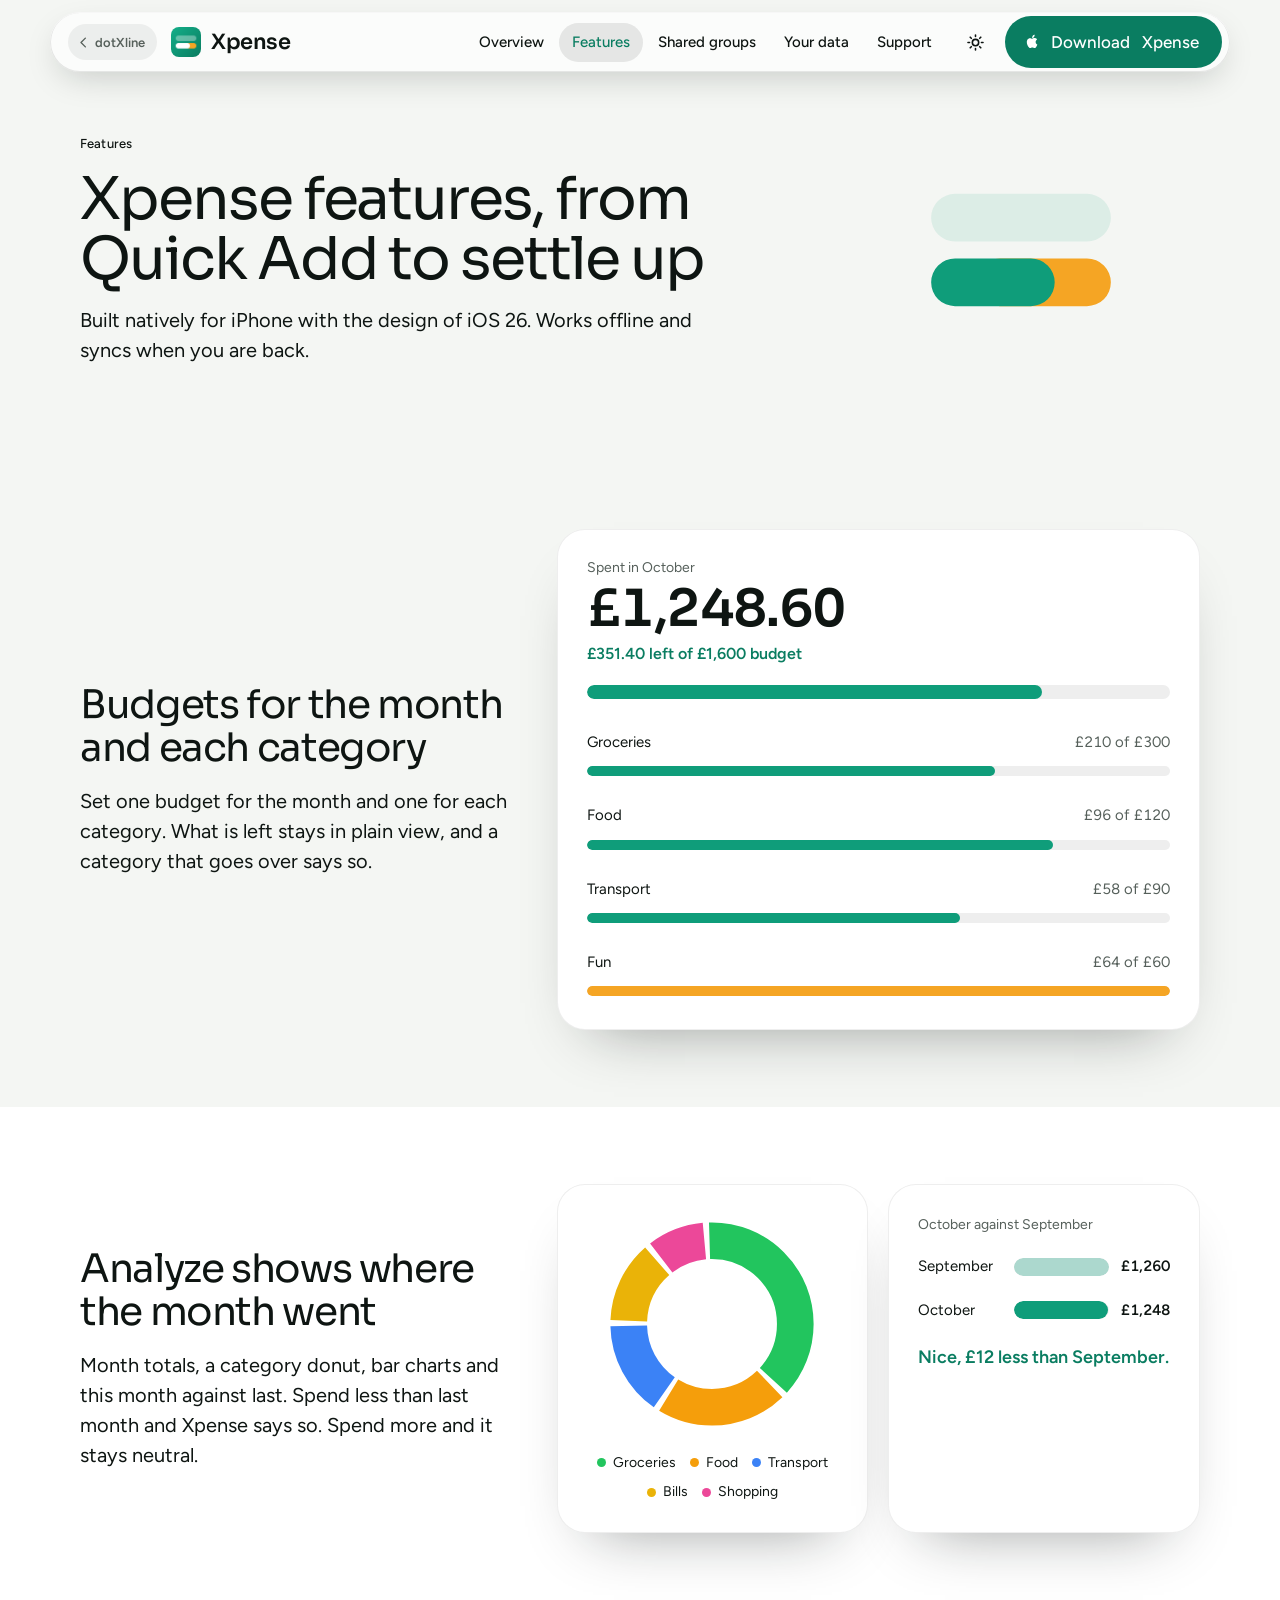
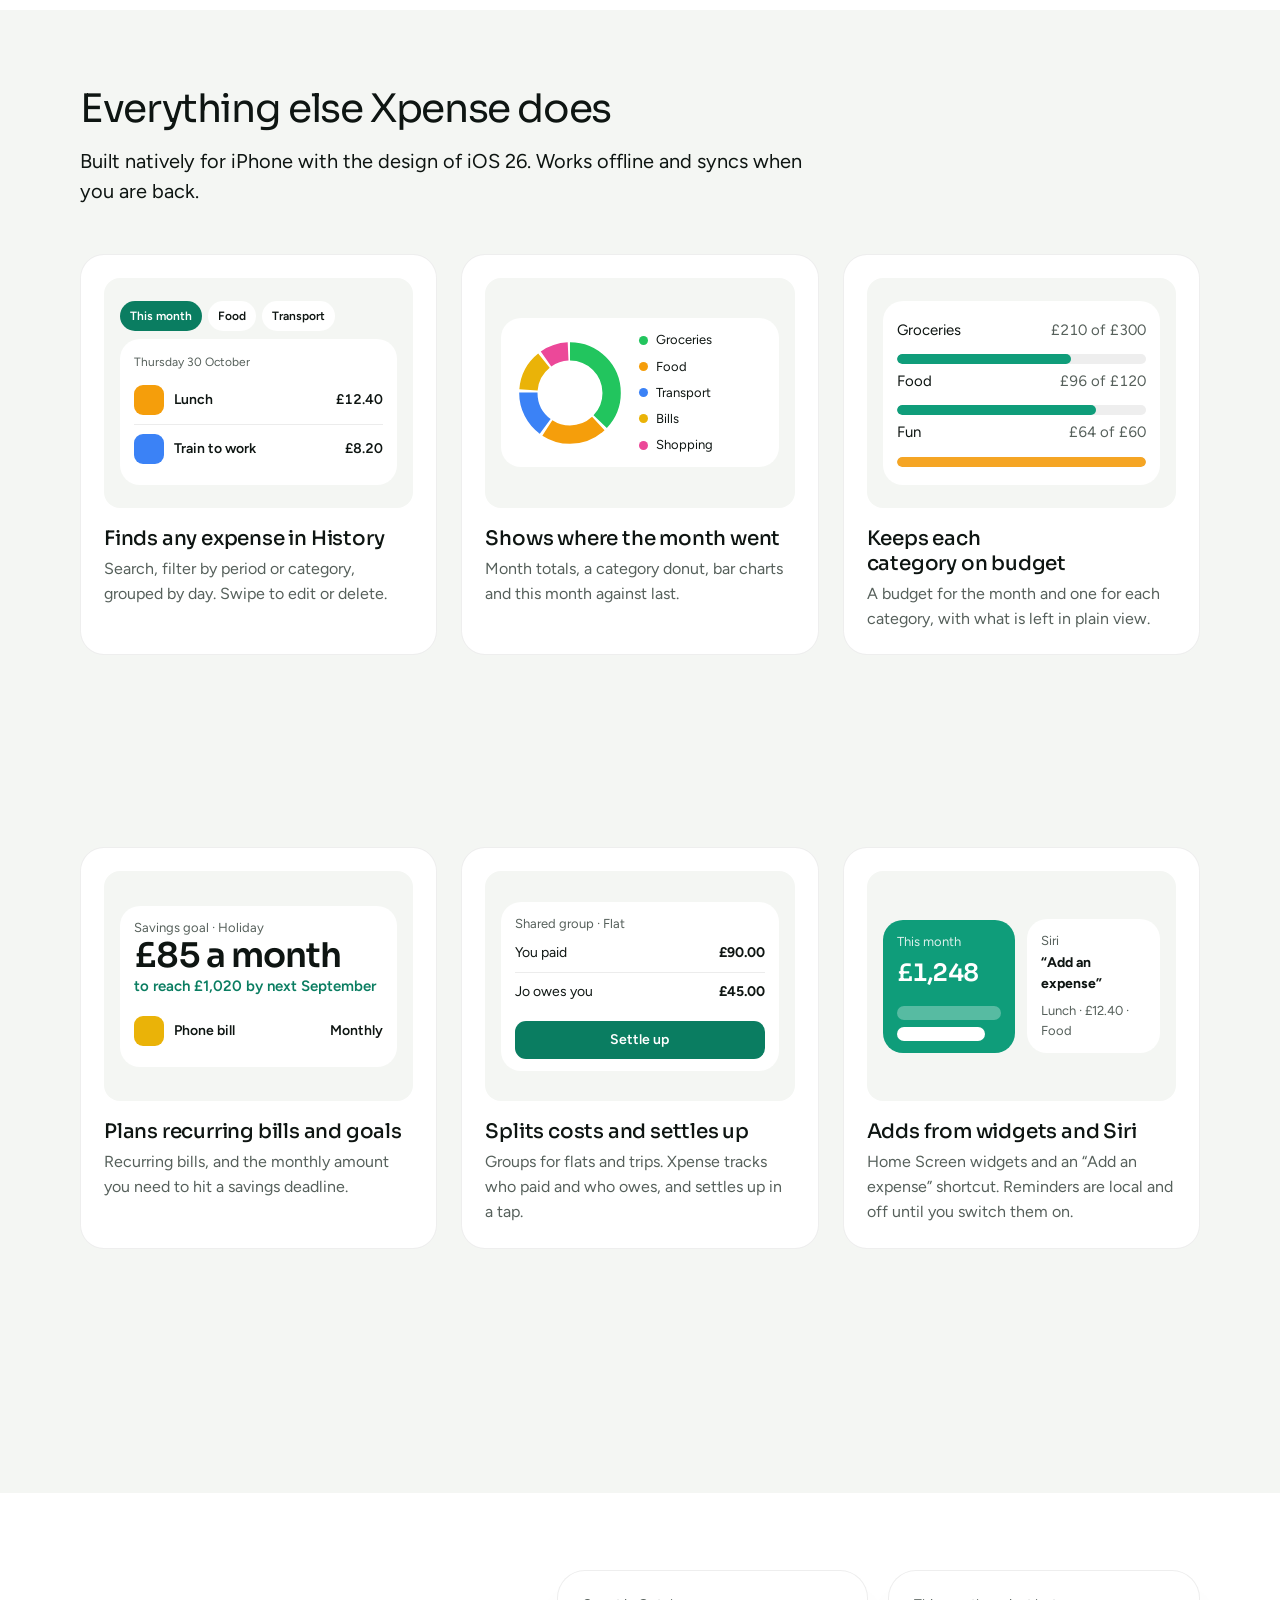
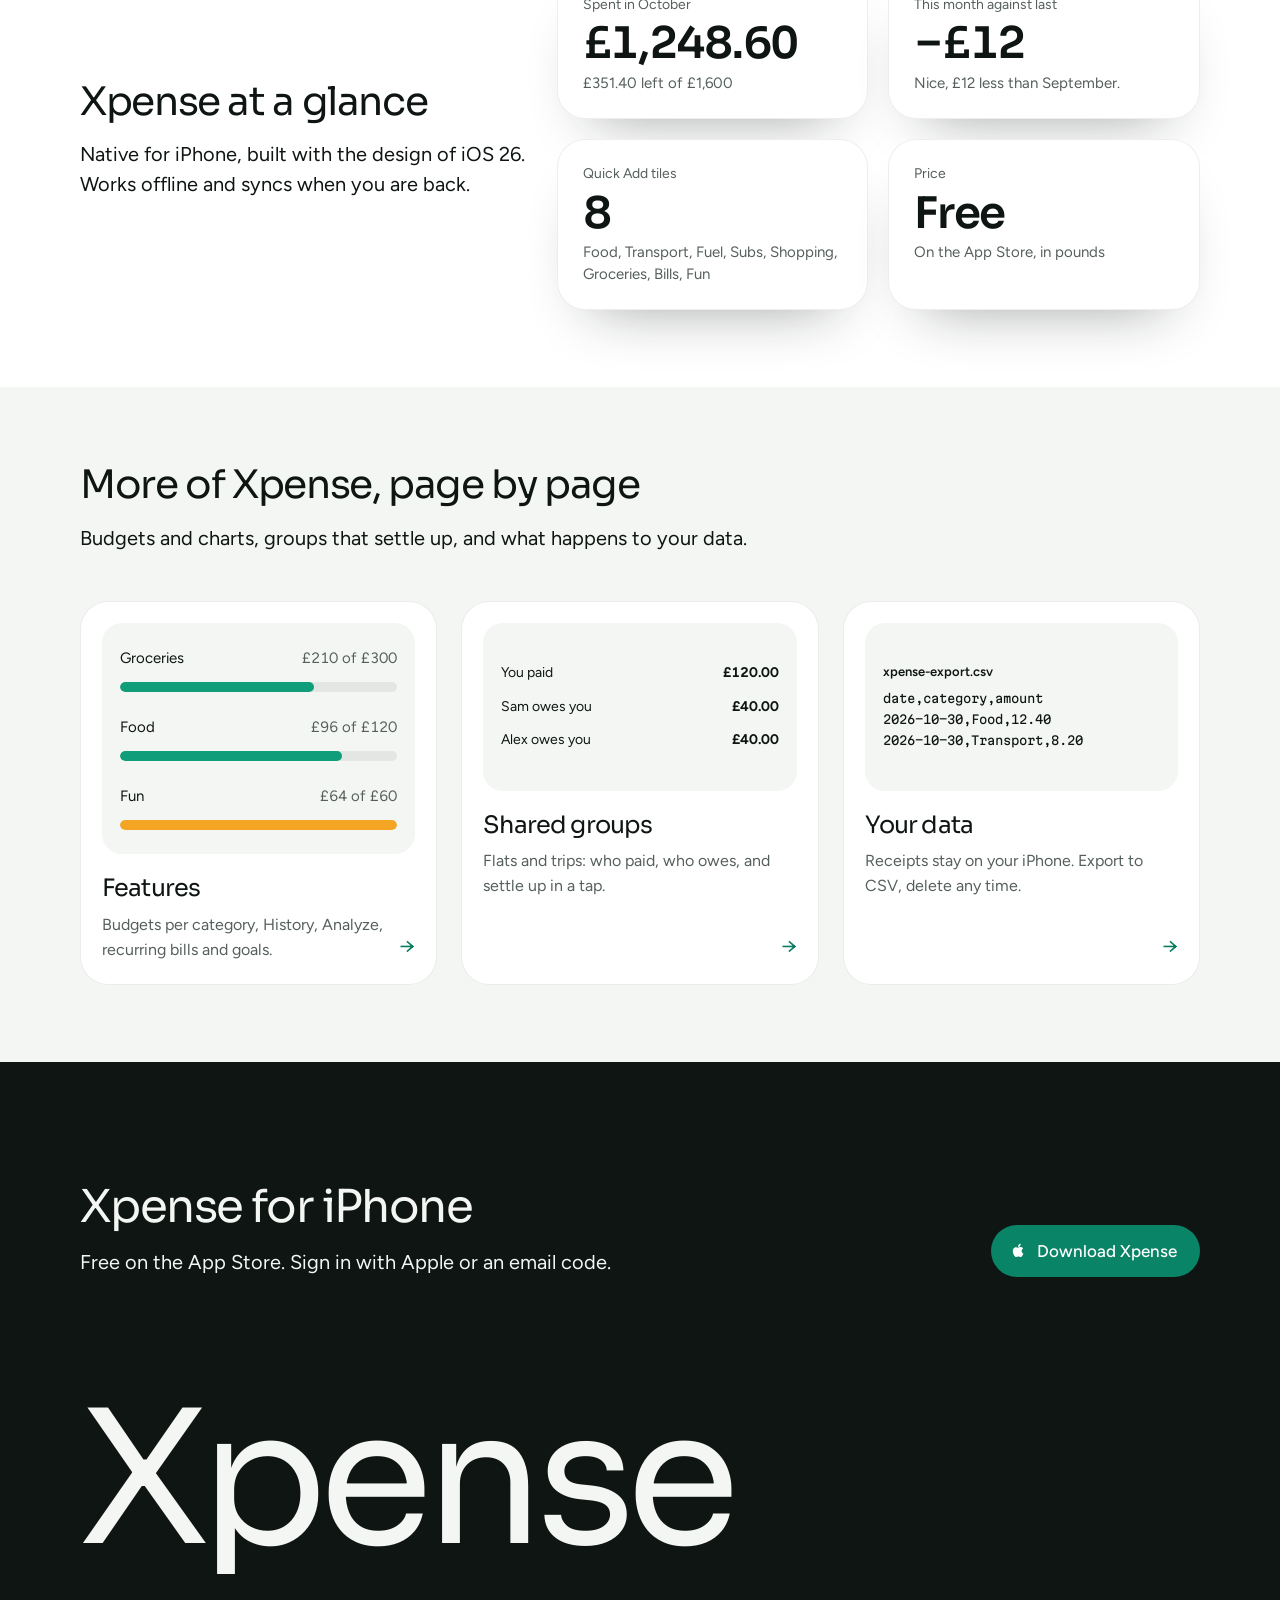
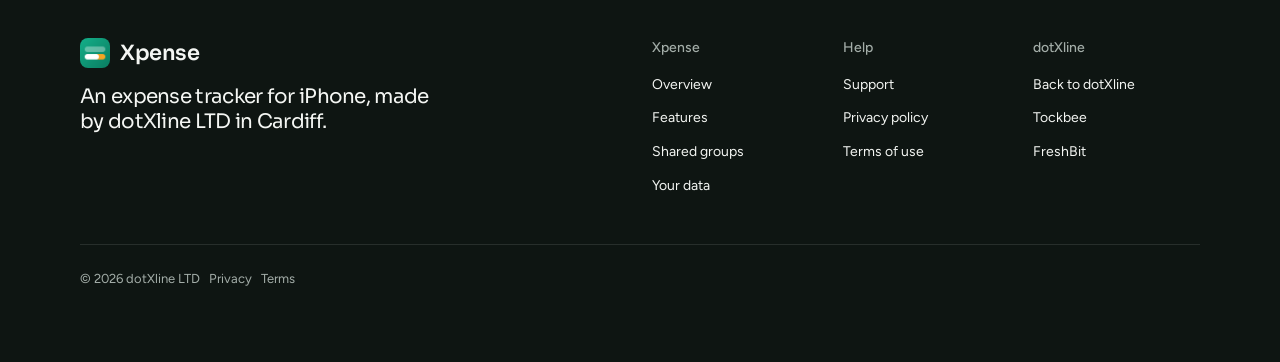
<file: features.html>
<!doctype html>
<html lang="en" data-type="software" data-radius="round" data-buttons="solid" data-motion>
<head>
<meta charset="utf-8">
<script>try{var t=localStorage.getItem("xp-theme");if(t==="light"||t==="dark")document.documentElement.dataset.theme=t}catch(e){}</script>
<meta name="viewport" content="width=device-width, initial-scale=1, viewport-fit=cover">
<title>Features: Xpense</title>
<meta name="description" content="Quick Add, budgets per category, History, Analyze, recurring bills, savings goals, shared groups, widgets and Siri.">
<meta property="og:type" content="website">
<meta property="og:title" content="Features: Xpense">
<meta property="og:description" content="Quick Add, budgets per category, History, Analyze, recurring bills, savings goals, shared groups, widgets and Siri.">
<meta property="og:image" content="https://xpense.dotxline.com/share.jpg">
<meta name="twitter:card" content="summary_large_image">
<link rel="icon" href="img/xpense-mark.svg" type="image/svg+xml">
<link rel="apple-touch-icon" href="img/xpense-icon-512.png">
<meta name="theme-color" content="#F4F6F3" media="(prefers-color-scheme: light)">
<meta name="theme-color" content="#070B09" media="(prefers-color-scheme: dark)">
<link rel="canonical" href="https://xpense.dotxline.com/features.html">
<meta name="site-kind" content="software">
<meta name="page-type" content="software">
<link rel="preconnect" href="https://fonts.googleapis.com"><link rel="preconnect" href="https://fonts.gstatic.com" crossorigin>
<link href="https://fonts.googleapis.com/css2?family=Sora:wght@400..700&family=Figtree:wght@400..600&family=Martian+Mono:wght@400..500&display=swap" rel="stylesheet">
<link rel="stylesheet" href="assets/system.css">
<link rel="stylesheet" href="assets/ui/cards.css">
<link rel="stylesheet" href="assets/motion/motion.css">
<link rel="stylesheet" href="assets/backgrounds/backgrounds.css">
<link rel="stylesheet" href="assets/layout/layout.css">
<link rel="stylesheet" href="assets/icons/icon.css">
<style>
:root {
  --p-bg: #f4f6f3; --p-surface: #ffffff; --p-ink: #0e1512; --p-muted: #56605b;
  --p-accent: #0a7d61; --p-accent-ink: #ffffff; --p-action: #0a7d61; --p-action-ink: #ffffff;
  --p-inv-bg: #0e1512; --p-inv-surface: #1b221e; --p-inv-ink: #f4f6f3; --p-inv-muted: #a3ada8;
  --p-inv-accent: #0a8466; --p-inv-accent-ink: #ffffff; --p-inv-action: #0a8466; --p-inv-action-ink: #ffffff;
  --font-display: "Sora", system-ui, sans-serif;
  --font-text: "Figtree", system-ui, sans-serif;
  --font-mono: "Martian Mono", ui-monospace, "SFMono-Regular", Menlo, Consolas, monospace;
  --display-weight: 400;
  --display-tracking: -0.035em;
  --display-tracking-xl: -0.045em;
  --ly-scale: 0.9;
}
</style>
<link rel="stylesheet" href="assets/xp.css">
<script>document.documentElement.classList.add('m-enter','xp-js');setTimeout(()=>document.documentElement.classList.add('m-enter-done'),700)</script>
</head>
<body data-page="features">
<header class="dock" data-root="">
  <div class="dock__bar">
    <a class="skip-link" href="#top">Skip to content</a>
    <a class="dock__home" href="https://dotxline.com/" aria-label="Back to dotXline"><svg viewBox="0 0 24 24" fill="none" stroke="currentColor" stroke-width="2.2" stroke-linecap="round" stroke-linejoin="round" aria-hidden="true"><path d="M15 5l-7 7 7 7"/></svg><span>dotXline</span></a>
    <a class="dock__logo" href="index.html"><img src="img/xpense-icon-512.png" alt="">Xpense</a>
    <nav class="dock__links" id="dock-links" aria-label="Main"><a href="index.html">Overview</a><a href="features.html" aria-current=page>Features</a><a href="shared.html">Shared groups</a><a href="your-data.html">Your data</a><a href="support.html">Support</a></nav>
    <button class="icon-btn theme-btn" type="button" aria-label="Switch light and dark"><svg class="sun" viewBox="0 0 24 24" fill="none" stroke="currentColor" stroke-width="2" stroke-linecap="round"><circle cx="12" cy="12" r="4"/><path d="M12 2.5v2M12 19.5v2M2.5 12h2M19.5 12h2M5.3 5.3l1.4 1.4M17.3 17.3l1.4 1.4M5.3 18.7l1.4-1.4M17.3 6.7l1.4-1.4"/></svg><svg class="moon" viewBox="0 0 24 24" fill="none" stroke="currentColor" stroke-width="2" stroke-linecap="round" stroke-linejoin="round"><path d="M20 14.5A8 8 0 0 1 9.5 4 8 8 0 1 0 20 14.5z"/></svg></button>
    <button class="icon-btn dock__menu" type="button" aria-expanded="false" aria-controls="dock-links" aria-label="Menu"><svg viewBox="0 0 24 24" fill="none" stroke="currentColor" stroke-width="2" stroke-linecap="round"><path d="M4 8h16M4 16h16"/></svg></button>
    <a class="btn btn--primary" href="https://apps.apple.com/app/id6829723496" data-appstore rel="noopener"><svg class="apple" viewBox="0 0 24 24" aria-hidden="true"><path d="M16.4 12.6c0-2.4 2-3.5 2-3.6-1.1-1.6-2.8-1.8-3.4-1.8-1.4-.1-2.8.9-3.5.9s-1.8-.9-3-.8c-1.5 0-3 .9-3.8 2.3-1.6 2.8-.4 7 1.2 9.3.8 1.1 1.7 2.4 2.9 2.3 1.2 0 1.6-.7 3-.7s1.8.7 3 .7c1.3 0 2.1-1.1 2.8-2.3.9-1.3 1.3-2.6 1.3-2.6s-2.5-1-2.5-3.7zM14.1 5.6c.6-.8 1.1-1.9 1-3-.9 0-2.1.6-2.7 1.4-.6.7-1.1 1.8-1 2.9 1 .1 2.1-.5 2.7-1.3z"/></svg><span class="lbl-long">Download&nbsp;</span>Xpense</a>
  </div>
</header>
<main id="top">
  <section class="page-head" aria-labelledby="ph-h">
    <div class="wrap grid">
      <div class="span-7 stack-4" data-xp-rise>
        <p class="t-label">Features</p>
        <h1 id="ph-h">Xpense features, from Quick Add to settle up</h1>
        <p class="t-lead measure">Built natively for iPhone with the design of iOS 26. Works offline and syncs when you are back.</p>
      </div>
      <div class="span-4 start-9 xp-head-mark" aria-hidden="true"><img src="img/xpense-mark.svg" alt="" width="260" height="260"></div>
    </div>
  </section>

  <section class="section" id="budgets" aria-labelledby="budgets-h">
    <div class="wrap grid">
      <div class="span-5 stack-4">
        <h2 id="budgets-h">Budgets for the month and each category</h2>
        <p class="t-lead measure">Set one budget for the month and one for each category. What is left stays in plain view, and a category that goes over says so.</p>
      </div>
      <div class="span-7 start-6 xp-panel" data-ui aria-label="Budgets: £1,248.60 spent of £1,600, with Groceries, Food and Fun" role="img">
        <small>Spent in October</small>
        <div class="big"><span data-xp-count="124860">£1,248.60</span></div>
        <span class="ok">£351.40 left of £1,600 budget</span>
        <div class="xp-meter"><b data-xp-fill style="--w:78%"></b></div>
        <div class="budget-list">
          <div class="budget-row"><div><span>Groceries</span><span>£210 of £300</span></div><i><b data-xp-fill style="--w:70%"></b></i></div>
          <div class="budget-row"><div><span>Food</span><span>£96 of £120</span></div><i><b data-xp-fill style="--w:80%"></b></i></div>
          <div class="budget-row"><div><span>Transport</span><span>£58 of £90</span></div><i><b data-xp-fill style="--w:64%"></b></i></div>
          <div class="budget-row over"><div><span>Fun</span><span>£64 of £60</span></div><i><b data-xp-fill style="--w:100%"></b></i></div>
        </div>
      </div>
    </div>
  </section>

  <section class="section ground-surface" id="analyze" aria-labelledby="analyze-h">
    <div class="wrap grid">
      <div class="span-5 stack-4">
        <h2 id="analyze-h">Analyze shows where the month went</h2>
        <p class="t-lead measure">Month totals, a category donut, bar charts and this month against last. Spend less than last month and Xpense says so. Spend more and it stays neutral.</p>
      </div>
      <div class="span-7 start-6 xp-analyze" data-ui role="img" aria-label="Analyze: a category donut and this month against last month">
        <div class="xp-panel"><svg class="xp-donut" viewBox="0 0 42 42" aria-hidden="true"><circle cx="21" cy="21" r="15.9" fill="none" stroke="#22C55E" stroke-width="7" pathLength="100" stroke-dasharray="37 63" stroke-dashoffset="0" data-xp-seg/><circle cx="21" cy="21" r="15.9" fill="none" stroke="#F59E0B" stroke-width="7" pathLength="100" stroke-dasharray="21 79" stroke-dashoffset="-38" data-xp-seg/><circle cx="21" cy="21" r="15.9" fill="none" stroke="#3B82F6" stroke-width="7" pathLength="100" stroke-dasharray="15 85" stroke-dashoffset="-60" data-xp-seg/><circle cx="21" cy="21" r="15.9" fill="none" stroke="#EAB308" stroke-width="7" pathLength="100" stroke-dasharray="13 87" stroke-dashoffset="-76" data-xp-seg/><circle cx="21" cy="21" r="15.9" fill="none" stroke="#EC4899" stroke-width="7" pathLength="100" stroke-dasharray="9 91" stroke-dashoffset="-90" data-xp-seg/></svg><ul class="xp-legend"><li><i style="--c:#22C55E"></i>Groceries</li><li><i style="--c:#F59E0B"></i>Food</li><li><i style="--c:#3B82F6"></i>Transport</li><li><i style="--c:#EAB308"></i>Bills</li><li><i style="--c:#EC4899"></i>Shopping</li></ul></div>
        <div class="xp-panel">
          <small>October against September</small>
          <div class="xp-vs"><span>September</span><i><b data-xp-fill style="--w:100%" class="last"></b></i><em>£1,260</em></div>
          <div class="xp-vs"><span>October</span><i><b data-xp-fill style="--w:99%"></b></i><em>£1,248</em></div>
          <p class="xp-nice">Nice, £12 less than September.</p>
        </div>
      </div>
    </div>
  </section>

  <section class="section g2" id="features" aria-labelledby="features-h">
    <div class="wrap"><div class="group">
      <div class="section-head"><h2 id="features-h">Everything else Xpense does</h2><p class="t-lead measure">Built natively for iPhone with the design of iOS 26. Works offline and syncs when you are back.</p></div>
      <div class="fx-grid">
        <article class="fx"><div class="fx__ui" data-ui><div class="chips-row"><span class="on">This month</span><span>Food</span><span>Transport</span></div><div class="pc pc-list" style="background:var(--p-surface)"><span class="day">Thursday 30 October</span><div><i style="--c:#F59E0B"></i><b>Lunch</b><em>£12.40</em></div><div><i style="--c:#3B82F6"></i><b>Train to work</b><em>£8.20</em></div></div></div><div><h3>Finds any expense in History</h3><p>Search, filter by period or category, grouped by day. Swipe to edit or delete.</p></div></article>
        <article class="fx"><div class="fx__ui" data-ui><div class="pc pc-donut" style="background:var(--p-surface)"><svg viewBox="0 0 42 42" aria-hidden="true"><circle cx="21" cy="21" r="15.9" fill="none" stroke="#22C55E" stroke-width="7" stroke-dasharray="37 63" stroke-dashoffset="0"/><circle cx="21" cy="21" r="15.9" fill="none" stroke="#F59E0B" stroke-width="7" stroke-dasharray="21 79" stroke-dashoffset="-38"/><circle cx="21" cy="21" r="15.9" fill="none" stroke="#3B82F6" stroke-width="7" stroke-dasharray="15 85" stroke-dashoffset="-60"/><circle cx="21" cy="21" r="15.9" fill="none" stroke="#EAB308" stroke-width="7" stroke-dasharray="13 87" stroke-dashoffset="-76"/><circle cx="21" cy="21" r="15.9" fill="none" stroke="#EC4899" stroke-width="7" stroke-dasharray="9 91" stroke-dashoffset="-90"/></svg><ul><li><i style="--c:#22C55E"></i>Groceries</li><li><i style="--c:#F59E0B"></i>Food</li><li><i style="--c:#3B82F6"></i>Transport</li><li><i style="--c:#EAB308"></i>Bills</li><li><i style="--c:#EC4899"></i>Shopping</li></ul></div></div><div><h3>Shows where the month went</h3><p>Month totals, a category donut, bar charts and this month against last.</p></div></article>
        <article class="fx"><div class="fx__ui" data-ui><div class="pc" style="background:var(--p-surface)"><div class="budget-row"><div><span>Groceries</span><span>£210 of £300</span></div><i><b style="--w:70%"></b></i></div><div class="budget-row"><div><span>Food</span><span>£96 of £120</span></div><i><b style="--w:80%"></b></i></div><div class="budget-row over"><div><span>Fun</span><span>£64 of £60</span></div><i><b style="--w:100%"></b></i></div></div></div><div><h3>Keeps each category on budget</h3><p>A budget for the month and one for each category, with what is left in plain view.</p></div></article>
      </div></div><div class="group"><div class="fx-grid">
        <article class="fx"><div class="fx__ui" data-ui><div class="pc" style="background:var(--p-surface)"><small>Savings goal · Holiday</small><div class="big">£85 a month</div><span class="ok">to reach £1,020 by next September</span><div class="pc-list" style="margin-top:8px"><div><i style="--c:#EAB308"></i><b>Phone bill</b><em>Monthly</em></div></div></div></div><div><h3>Plans recurring bills and goals</h3><p>Recurring bills, and the monthly amount you need to hit a savings deadline.</p></div></article>
        <article class="fx"><div class="fx__ui" data-ui><div class="pc pc-group" style="background:var(--p-surface)"><small>Shared group · Flat</small><div class="who"><span>You paid</span><b>£90.00</b></div><div class="who"><span>Jo owes you</span><b>£45.00</b></div><div class="btnlike">Settle up</div></div></div><div><h3>Splits costs and settles up</h3><p>Groups for flats and trips. Xpense tracks who paid and who owes, and settles up in a tap.</p></div></article>
        <article class="fx"><div class="fx__ui" data-ui><div style="display:grid;grid-template-columns:1fr 1fr;gap:12px;align-items:center"><div class="pc pc-widget"><small>This month</small><div class="big" style="font-size:24px">£1,248</div><div class="bars"><i class="last" style="width:100%"></i><i style="width:84%"></i></div></div><div class="pc" style="background:var(--p-surface);font-size:14px"><small>Siri</small><b>“Add an expense”</b><small style="margin-top:6px">Lunch · £12.40 · Food</small></div></div></div><div><h3>Adds from widgets and Siri</h3><p>Home Screen widgets and an “Add an expense” shortcut. Reminders are local and off until you switch them on.</p></div></article>
      </div></div>
    </div>
  </section>

  <section class="section ground-surface" id="at-a-glance" aria-labelledby="glance-h">
    <div class="wrap grid">
      <div class="span-5 stack-4">
        <h2 id="glance-h" data-xp-rise>Xpense at a glance</h2>
        <p class="t-lead measure" data-xp-rise>Native for iPhone, built with the design of iOS 26. Works offline and syncs when you are back.</p>
      </div>
      <div class="span-7 start-6 xp-stats">
        <div class="xp-panel" data-xp-rise><small>Spent in October</small><b>£1,248.60</b><span>£351.40 left of £1,600</span></div>
        <div class="xp-panel" data-xp-rise><small>This month against last</small><b>−£12</b><span>Nice, £12 less than September.</span></div>
        <div class="xp-panel" data-xp-rise><small>Quick Add tiles</small><b>8</b><span>Food, Transport, Fuel, Subs, Shopping, Groceries, Bills, Fun</span></div>
        <div class="xp-panel" data-xp-rise><small>Price</small><b>Free</b><span>On the App Store, in pounds</span></div>
      </div>
    </div>
  </section>
  <section class="section" id="tour" aria-labelledby="tour-h">
    <div class="wrap">
      <div class="section-head"><h2 id="tour-h">More of Xpense, page by page</h2><p class="t-lead measure">Budgets and charts, groups that settle up, and what happens to your data.</p></div>
      <div class="tour">
        <a class="tour__card" href="features.html" data-xp-rise>
          <div class="tour__ui" data-ui aria-hidden="true"><div class="budget-row"><div><span>Groceries</span><span>£210 of £300</span></div><i><b data-xp-fill style="--w:70%"></b></i></div><div class="budget-row"><div><span>Food</span><span>£96 of £120</span></div><i><b data-xp-fill style="--w:80%"></b></i></div><div class="budget-row over"><div><span>Fun</span><span>£64 of £60</span></div><i><b data-xp-fill style="--w:100%"></b></i></div></div>
          <h3>Features</h3><p>Budgets per category, History, Analyze, recurring bills and goals.</p><span class="tour__go" aria-hidden="true">→</span>
        </a>
        <a class="tour__card" href="shared.html" data-xp-rise>
          <div class="tour__ui" data-ui aria-hidden="true"><div class="who"><span>You paid</span><b>£120.00</b></div><div class="who"><span>Sam owes you</span><b>£40.00</b></div><div class="who"><span>Alex owes you</span><b>£40.00</b></div></div>
          <h3>Shared groups</h3><p>Flats and trips: who paid, who owes, and settle up in a tap.</p><span class="tour__go" aria-hidden="true">→</span>
        </a>
        <a class="tour__card" href="your-data.html" data-xp-rise>
          <div class="tour__ui tour__ui--csv" data-ui aria-hidden="true"><b>xpense-export.csv</b><span>date,category,amount</span><span>2026-10-30,Food,12.40</span><span>2026-10-30,Transport,8.20</span></div>
          <h3>Your data</h3><p>Receipts stay on your iPhone. Export to CSV, delete any time.</p><span class="tour__go" aria-hidden="true">→</span>
        </a>
      </div>
    </div>
  </section>
</main>
<footer class="footer closing footer--dark ground-inverse" id="get" aria-labelledby="close-h">
  <div class="wrap">
    <div class="closing__cta close--word">
      <div class="section-head--split">
        <div><h2 id="close-h">Xpense for iPhone</h2><p class="t-lead">Free on the App Store. Sign in with Apple or an email code.</p></div>
        <a class="btn btn--primary" href="https://apps.apple.com/app/id6829723496" data-appstore rel="noopener"><svg class="apple" viewBox="0 0 24 24" aria-hidden="true"><path d="M16.4 12.6c0-2.4 2-3.5 2-3.6-1.1-1.6-2.8-1.8-3.4-1.8-1.4-.1-2.8.9-3.5.9s-1.8-.9-3-.8c-1.5 0-3 .9-3.8 2.3-1.6 2.8-.4 7 1.2 9.3.8 1.1 1.7 2.4 2.9 2.3 1.2 0 1.6-.7 3-.7s1.8.7 3 .7c1.3 0 2.1-1.1 2.8-2.3.9-1.3 1.3-2.6 1.3-2.6s-2.5-1-2.5-3.7zM14.1 5.6c.6-.8 1.1-1.9 1-3-.9 0-2.1.6-2.7 1.4-.6.7-1.1 1.8-1 2.9 1 .1 2.1-.5 2.7-1.3z"/></svg>Download Xpense</a>
      </div>
      <p class="close__word" aria-hidden="true">Xpense</p>
    </div>
    <div class="closing__links">
      <div class="grid">
        <div class="span-4 stack-4">
          <a class="nav__logo dock__logo" href="index.html" style="color:inherit"><img src="img/xpense-icon-512.png" alt="">Xpense</a>
          <p class="footer__lede">An expense tracker for iPhone, made by dotXline LTD in Cardiff.</p>
        </div>
        <div class="span-2 start-7 footer__col"><h3>Xpense</h3><ul><li><a href="index.html">Overview</a></li><li><a href="features.html">Features</a></li><li><a href="shared.html">Shared groups</a></li><li><a href="your-data.html">Your data</a></li></ul></div>
        <div class="span-2 footer__col"><h3>Help</h3><ul><li><a href="support.html">Support</a></li><li><a href="privacy.html">Privacy policy</a></li><li><a href="terms.html">Terms of use</a></li></ul></div>
        <div class="span-2 footer__col"><h3>dotXline</h3><ul><li><a href="https://dotxline.com/">Back to dotXline</a></li><li><a href="https://tockbee.dotxline.com/">Tockbee</a></li><li><a href="https://freshbit.dotxline.com/">FreshBit</a></li></ul></div>
      </div>
      <div class="footer__legal"><span>&copy; 2026 dotXline LTD &nbsp; <a href="privacy.html">Privacy</a> &nbsp; <a href="terms.html">Terms</a></span></div>
    </div>
  </div>
</footer>
<script type="module" src="assets/system.js"></script>
<script type="module" src="assets/motion/motion.js"></script>
<script type="module" src="assets/layout/layout.js"></script>
<script src="assets/xp.js" defer></script>
</body>
</html>
</file>
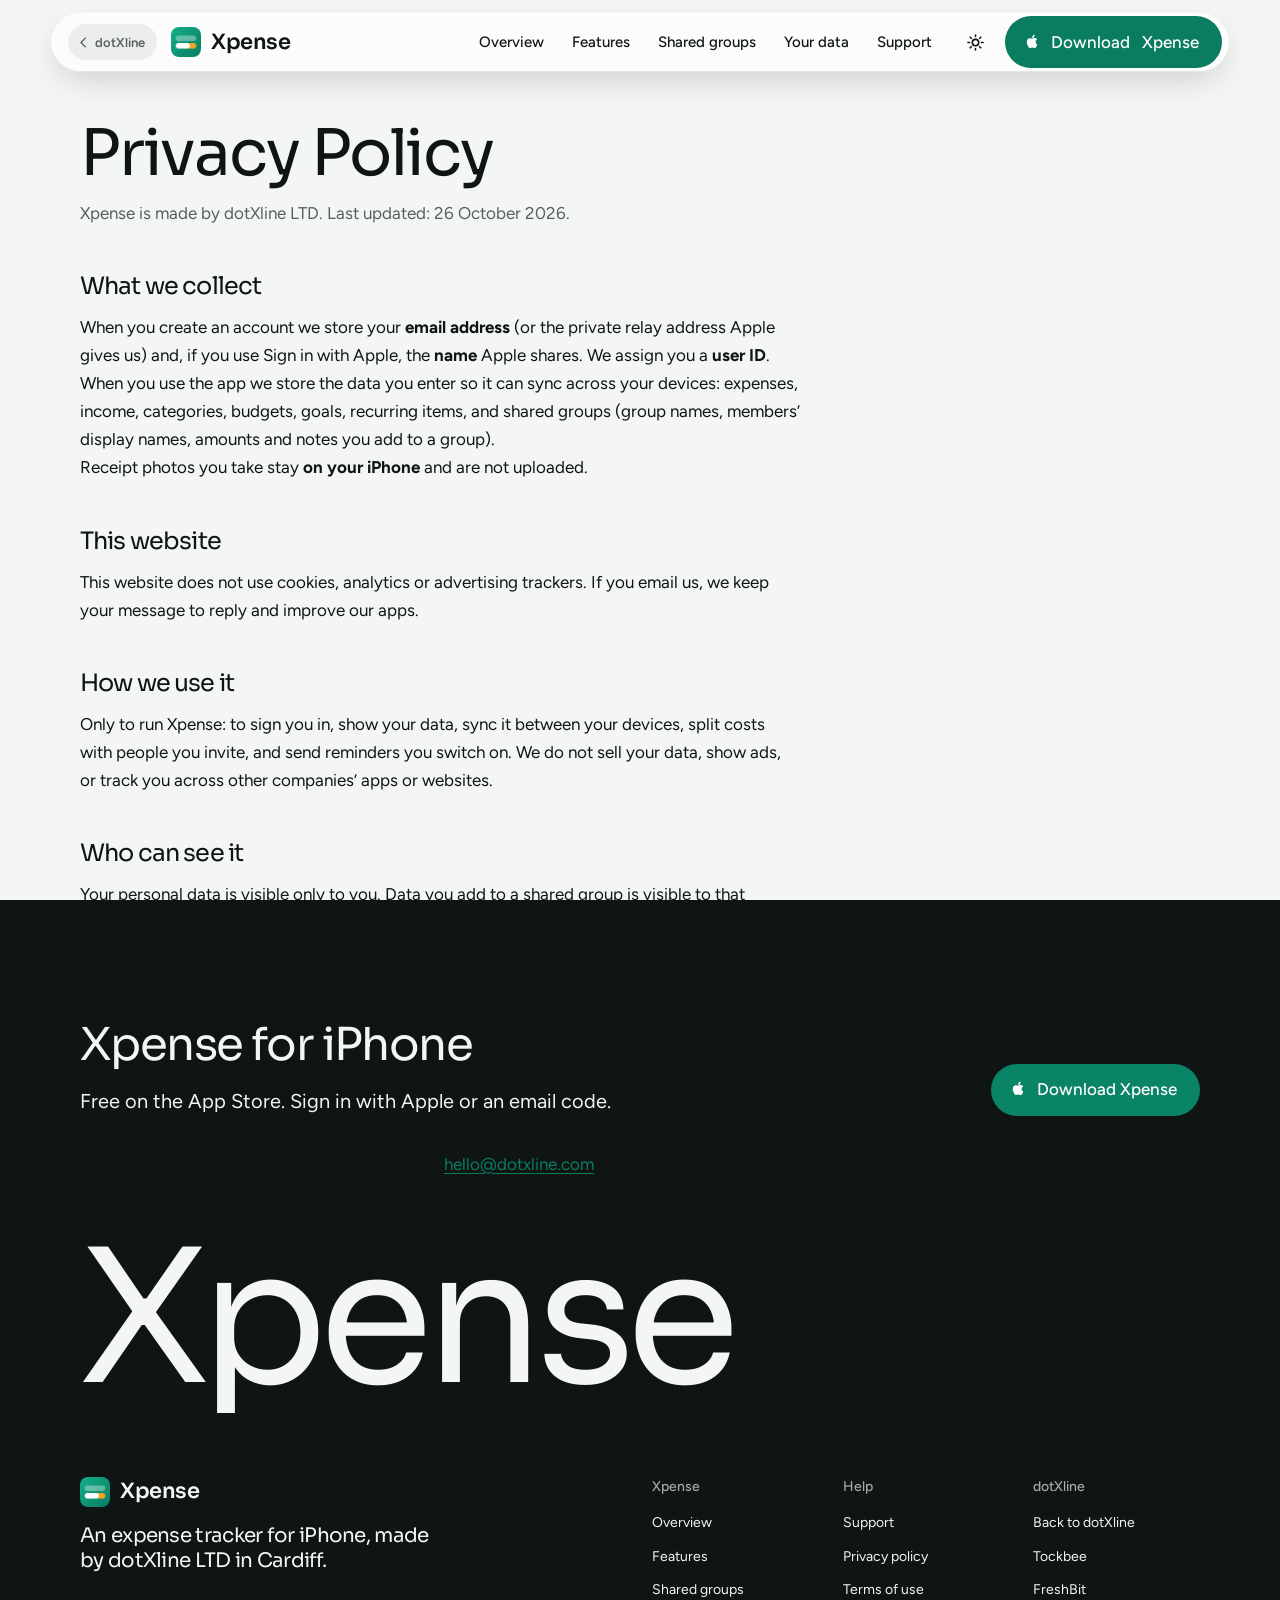
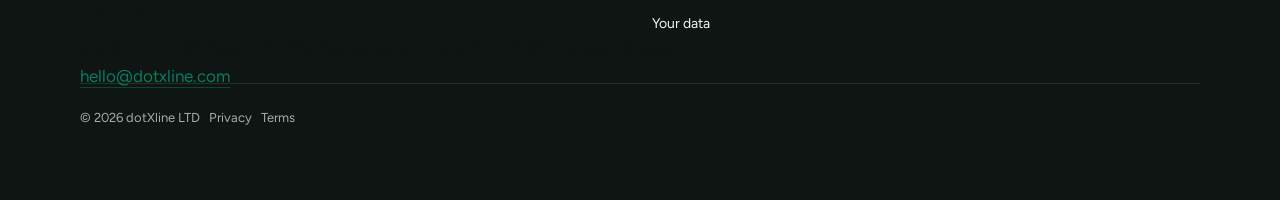
<file: privacy.html>
<!doctype html>
<html lang="en" data-type="software" data-radius="round" data-buttons="solid" data-motion>
<head>
<meta charset="utf-8">
<script>try{var t=localStorage.getItem("xp-theme");if(t==="light"||t==="dark")document.documentElement.dataset.theme=t}catch(e){}</script>
<meta name="viewport" content="width=device-width, initial-scale=1, viewport-fit=cover">
<title>Privacy policy: Xpense</title>
<meta name="description" content="How Xpense handles your data: what it stores, who can see it, and how to delete it.">
<meta property="og:type" content="website">
<meta property="og:title" content="Privacy policy: Xpense">
<meta property="og:description" content="How Xpense handles your data: what it stores, who can see it, and how to delete it.">
<meta property="og:image" content="https://xpense.dotxline.com/share.jpg">
<meta name="twitter:card" content="summary_large_image">
<link rel="icon" href="img/xpense-mark.svg" type="image/svg+xml">
<link rel="apple-touch-icon" href="img/xpense-icon-512.png">
<meta name="theme-color" content="#F4F6F3" media="(prefers-color-scheme: light)">
<meta name="theme-color" content="#070B09" media="(prefers-color-scheme: dark)">
<link rel="canonical" href="https://xpense.dotxline.com/privacy.html">
<meta name="site-kind" content="software">
<meta name="page-type" content="software">
<link rel="preconnect" href="https://fonts.googleapis.com"><link rel="preconnect" href="https://fonts.gstatic.com" crossorigin>
<link href="https://fonts.googleapis.com/css2?family=Sora:wght@400..700&family=Figtree:wght@400..600&family=Martian+Mono:wght@400..500&display=swap" rel="stylesheet">
<link rel="stylesheet" href="assets/system.css">
<link rel="stylesheet" href="assets/ui/cards.css">
<link rel="stylesheet" href="assets/motion/motion.css">
<link rel="stylesheet" href="assets/backgrounds/backgrounds.css">
<link rel="stylesheet" href="assets/layout/layout.css">
<link rel="stylesheet" href="assets/icons/icon.css">
<style>
:root {
  --p-bg: #f4f6f3; --p-surface: #ffffff; --p-ink: #0e1512; --p-muted: #56605b;
  --p-accent: #0a7d61; --p-accent-ink: #ffffff; --p-action: #0a7d61; --p-action-ink: #ffffff;
  --p-inv-bg: #0e1512; --p-inv-surface: #1b221e; --p-inv-ink: #f4f6f3; --p-inv-muted: #a3ada8;
  --p-inv-accent: #0a8466; --p-inv-accent-ink: #ffffff; --p-inv-action: #0a8466; --p-inv-action-ink: #ffffff;
  --font-display: "Sora", system-ui, sans-serif;
  --font-text: "Figtree", system-ui, sans-serif;
  --font-mono: "Martian Mono", ui-monospace, "SFMono-Regular", Menlo, Consolas, monospace;
  --display-weight: 400;
  --display-tracking: -0.035em;
  --display-tracking-xl: -0.045em;
  --ly-scale: 0.9;
}
</style>
<link rel="stylesheet" href="assets/xp.css">
<script>document.documentElement.classList.add('m-enter','xp-js');setTimeout(()=>document.documentElement.classList.add('m-enter-done'),700)</script>
</head>
<body data-page="privacy">
<header class="dock" data-root="">
  <div class="dock__bar">
    <a class="skip-link" href="#top">Skip to content</a>
    <a class="dock__home" href="https://dotxline.com/" aria-label="Back to dotXline"><svg viewBox="0 0 24 24" fill="none" stroke="currentColor" stroke-width="2.2" stroke-linecap="round" stroke-linejoin="round" aria-hidden="true"><path d="M15 5l-7 7 7 7"/></svg><span>dotXline</span></a>
    <a class="dock__logo" href="index.html"><img src="img/xpense-icon-512.png" alt="">Xpense</a>
    <nav class="dock__links" id="dock-links" aria-label="Main"><a href="index.html">Overview</a><a href="features.html">Features</a><a href="shared.html">Shared groups</a><a href="your-data.html">Your data</a><a href="support.html">Support</a></nav>
    <button class="icon-btn theme-btn" type="button" aria-label="Switch light and dark"><svg class="sun" viewBox="0 0 24 24" fill="none" stroke="currentColor" stroke-width="2" stroke-linecap="round"><circle cx="12" cy="12" r="4"/><path d="M12 2.5v2M12 19.5v2M2.5 12h2M19.5 12h2M5.3 5.3l1.4 1.4M17.3 17.3l1.4 1.4M5.3 18.7l1.4-1.4M17.3 6.7l1.4-1.4"/></svg><svg class="moon" viewBox="0 0 24 24" fill="none" stroke="currentColor" stroke-width="2" stroke-linecap="round" stroke-linejoin="round"><path d="M20 14.5A8 8 0 0 1 9.5 4 8 8 0 1 0 20 14.5z"/></svg></button>
    <button class="icon-btn dock__menu" type="button" aria-expanded="false" aria-controls="dock-links" aria-label="Menu"><svg viewBox="0 0 24 24" fill="none" stroke="currentColor" stroke-width="2" stroke-linecap="round"><path d="M4 8h16M4 16h16"/></svg></button>
    <a class="btn btn--primary" href="https://apps.apple.com/app/id6829723496" data-appstore rel="noopener"><svg class="apple" viewBox="0 0 24 24" aria-hidden="true"><path d="M16.4 12.6c0-2.4 2-3.5 2-3.6-1.1-1.6-2.8-1.8-3.4-1.8-1.4-.1-2.8.9-3.5.9s-1.8-.9-3-.8c-1.5 0-3 .9-3.8 2.3-1.6 2.8-.4 7 1.2 9.3.8 1.1 1.7 2.4 2.9 2.3 1.2 0 1.6-.7 3-.7s1.8.7 3 .7c1.3 0 2.1-1.1 2.8-2.3.9-1.3 1.3-2.6 1.3-2.6s-2.5-1-2.5-3.7zM14.1 5.6c.6-.8 1.1-1.9 1-3-.9 0-2.1.6-2.7 1.4-.6.7-1.1 1.8-1 2.9 1 .1 2.1-.5 2.7-1.3z"/></svg><span class="lbl-long">Download&nbsp;</span>Xpense</a>
  </div>
</header>
<main id="top">
  <section class="doc-main"><div class="wrap"><article class="doc"><h1>Privacy Policy</h1><p class="meta">Xpense is made by dotXline LTD. Last updated: 26 October 2026.</p>
<h2>What we collect</h2><p>When you create an account we store your <strong>email address</strong> (or the private relay address Apple gives us) and, if you use Sign in with Apple, the <strong>name</strong> Apple shares. We assign you a <strong>user ID</strong>.</p>
<p>When you use the app we store the data you enter so it can sync across your devices: expenses, income, categories, budgets, goals, recurring items, and shared groups (group names, members’ display names, amounts and notes you add to a group).</p>
<p>Receipt photos you take stay <strong>on your iPhone</strong> and are not uploaded.</p>
<h2>This website</h2><p>This website does not use cookies, analytics or advertising trackers. If you email us, we keep your message to reply and improve our apps.</p>
<h2>How we use it</h2><p>Only to run Xpense: to sign you in, show your data, sync it between your devices, split costs with people you invite, and send reminders you switch on. We do not sell your data, show ads, or track you across other companies’ apps or websites.</p>
<h2>Who can see it</h2><p>Your personal data is visible only to you. Data you add to a shared group is visible to that group’s members. Our database and sign-in are provided by Supabase, which stores the data on our behalf.</p>
<h2>Your choices</h2><ul><li><strong>Delete your account</strong> any time in Settings → Account → Delete Account. This permanently deletes your account and data from our servers.</li><li><strong>Export</strong> your expenses as a CSV from Settings.</li><li>Ask questions or request a copy of your data: <a href="mailto:hello@dotxline.com">hello@dotxline.com</a>.</li></ul>
<h2>Data retention</h2><p>We keep your data while your account is active and delete it when you delete your account.</p>
<h2>Children</h2><p>Xpense is not directed at children under 13, and we do not knowingly collect their data.</p>
<h2>Changes</h2><p>If this policy changes we will update the date above and, for material changes, tell you in the app.</p>
<h2>Contact</h2><p>dotXline LTD, 37 Maes Y Crofft, Morganstown, Cardiff CF15 8FE, United Kingdom<br><a href="mailto:hello@dotxline.com">hello@dotxline.com</a></p></article></div></section>
</main>
<footer class="footer closing footer--dark ground-inverse" id="get" aria-labelledby="close-h">
  <div class="wrap">
    <div class="closing__cta close--word">
      <div class="section-head--split">
        <div><h2 id="close-h">Xpense for iPhone</h2><p class="t-lead">Free on the App Store. Sign in with Apple or an email code.</p></div>
        <a class="btn btn--primary" href="https://apps.apple.com/app/id6829723496" data-appstore rel="noopener"><svg class="apple" viewBox="0 0 24 24" aria-hidden="true"><path d="M16.4 12.6c0-2.4 2-3.5 2-3.6-1.1-1.6-2.8-1.8-3.4-1.8-1.4-.1-2.8.9-3.5.9s-1.8-.9-3-.8c-1.5 0-3 .9-3.8 2.3-1.6 2.8-.4 7 1.2 9.3.8 1.1 1.7 2.4 2.9 2.3 1.2 0 1.6-.7 3-.7s1.8.7 3 .7c1.3 0 2.1-1.1 2.8-2.3.9-1.3 1.3-2.6 1.3-2.6s-2.5-1-2.5-3.7zM14.1 5.6c.6-.8 1.1-1.9 1-3-.9 0-2.1.6-2.7 1.4-.6.7-1.1 1.8-1 2.9 1 .1 2.1-.5 2.7-1.3z"/></svg>Download Xpense</a>
      </div>
      <p class="close__word" aria-hidden="true">Xpense</p>
    </div>
    <div class="closing__links">
      <div class="grid">
        <div class="span-4 stack-4">
          <a class="nav__logo dock__logo" href="index.html" style="color:inherit"><img src="img/xpense-icon-512.png" alt="">Xpense</a>
          <p class="footer__lede">An expense tracker for iPhone, made by dotXline LTD in Cardiff.</p>
        </div>
        <div class="span-2 start-7 footer__col"><h3>Xpense</h3><ul><li><a href="index.html">Overview</a></li><li><a href="features.html">Features</a></li><li><a href="shared.html">Shared groups</a></li><li><a href="your-data.html">Your data</a></li></ul></div>
        <div class="span-2 footer__col"><h3>Help</h3><ul><li><a href="support.html">Support</a></li><li><a href="privacy.html">Privacy policy</a></li><li><a href="terms.html">Terms of use</a></li></ul></div>
        <div class="span-2 footer__col"><h3>dotXline</h3><ul><li><a href="https://dotxline.com/">Back to dotXline</a></li><li><a href="https://tockbee.dotxline.com/">Tockbee</a></li><li><a href="https://freshbit.dotxline.com/">FreshBit</a></li></ul></div>
      </div>
      <div class="footer__legal"><span>&copy; 2026 dotXline LTD &nbsp; <a href="privacy.html">Privacy</a> &nbsp; <a href="terms.html">Terms</a></span></div>
    </div>
  </div>
</footer>
<script type="module" src="assets/system.js"></script>
<script type="module" src="assets/motion/motion.js"></script>
<script type="module" src="assets/layout/layout.js"></script>
<script src="assets/xp.js" defer></script>
</body>
</html>
</file>
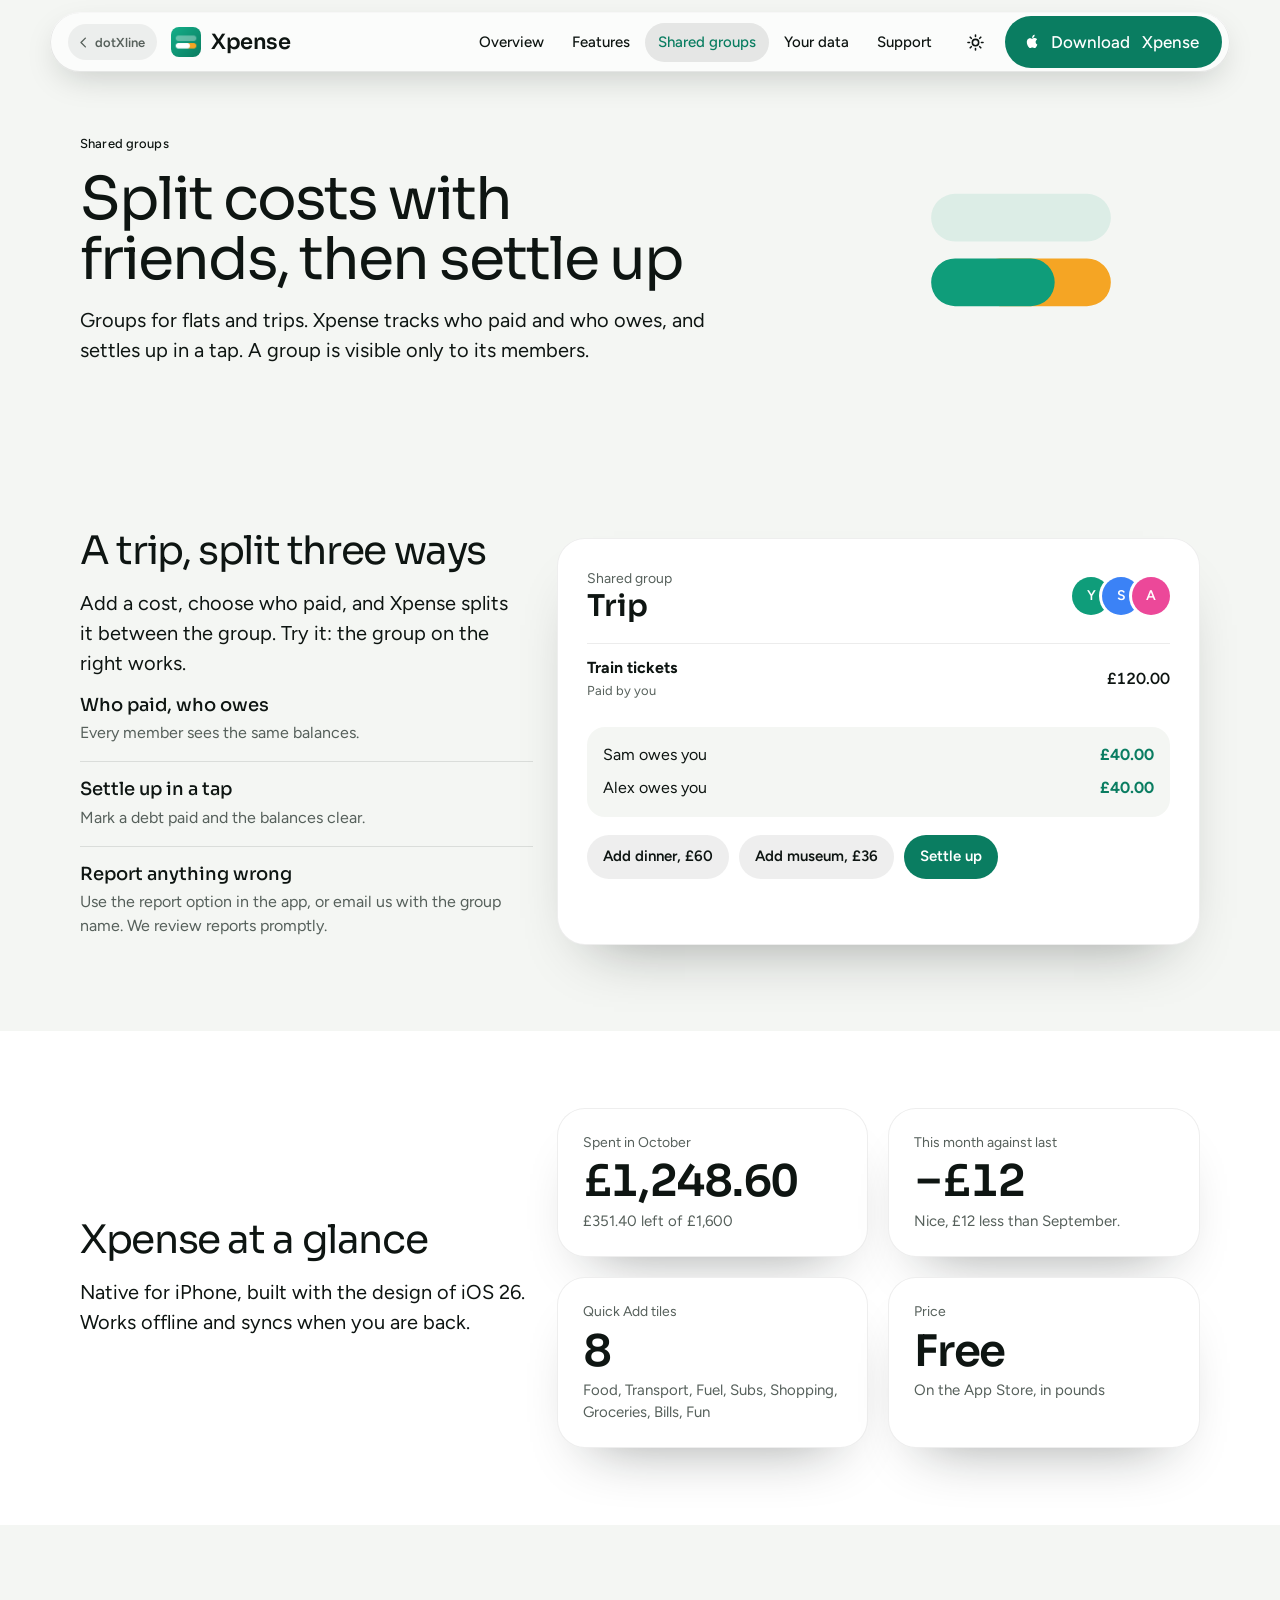
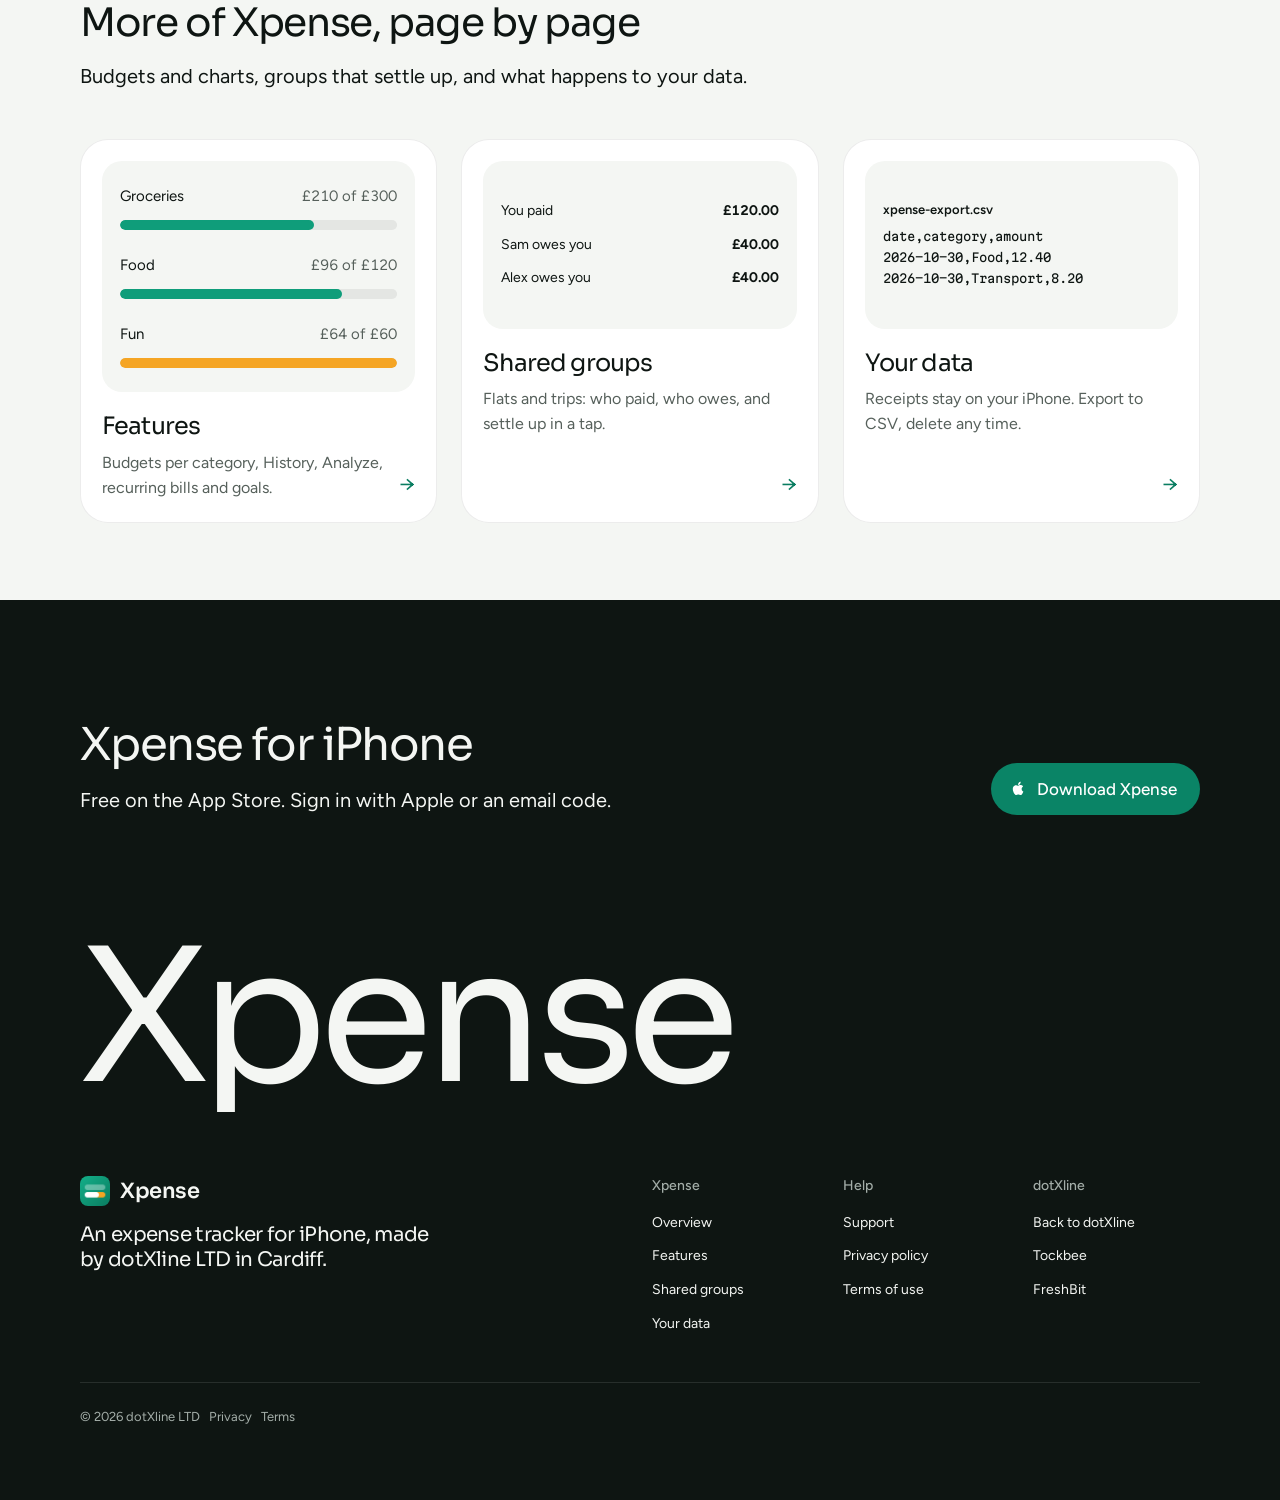
<file: shared.html>
<!doctype html>
<html lang="en" data-type="software" data-radius="round" data-buttons="solid" data-motion>
<head>
<meta charset="utf-8">
<script>try{var t=localStorage.getItem("xp-theme");if(t==="light"||t==="dark")document.documentElement.dataset.theme=t}catch(e){}</script>
<meta name="viewport" content="width=device-width, initial-scale=1, viewport-fit=cover">
<title>Shared groups: Xpense</title>
<meta name="description" content="Split costs with friends in shared groups for flats and trips, then settle up in a tap.">
<meta property="og:type" content="website">
<meta property="og:title" content="Shared groups: Xpense">
<meta property="og:description" content="Split costs with friends in shared groups for flats and trips, then settle up in a tap.">
<meta property="og:image" content="https://xpense.dotxline.com/share.jpg">
<meta name="twitter:card" content="summary_large_image">
<link rel="icon" href="img/xpense-mark.svg" type="image/svg+xml">
<link rel="apple-touch-icon" href="img/xpense-icon-512.png">
<meta name="theme-color" content="#F4F6F3" media="(prefers-color-scheme: light)">
<meta name="theme-color" content="#070B09" media="(prefers-color-scheme: dark)">
<link rel="canonical" href="https://xpense.dotxline.com/shared.html">
<meta name="site-kind" content="software">
<meta name="page-type" content="software">
<link rel="preconnect" href="https://fonts.googleapis.com"><link rel="preconnect" href="https://fonts.gstatic.com" crossorigin>
<link href="https://fonts.googleapis.com/css2?family=Sora:wght@400..700&family=Figtree:wght@400..600&family=Martian+Mono:wght@400..500&display=swap" rel="stylesheet">
<link rel="stylesheet" href="assets/system.css">
<link rel="stylesheet" href="assets/ui/cards.css">
<link rel="stylesheet" href="assets/motion/motion.css">
<link rel="stylesheet" href="assets/backgrounds/backgrounds.css">
<link rel="stylesheet" href="assets/layout/layout.css">
<link rel="stylesheet" href="assets/icons/icon.css">
<style>
:root {
  --p-bg: #f4f6f3; --p-surface: #ffffff; --p-ink: #0e1512; --p-muted: #56605b;
  --p-accent: #0a7d61; --p-accent-ink: #ffffff; --p-action: #0a7d61; --p-action-ink: #ffffff;
  --p-inv-bg: #0e1512; --p-inv-surface: #1b221e; --p-inv-ink: #f4f6f3; --p-inv-muted: #a3ada8;
  --p-inv-accent: #0a8466; --p-inv-accent-ink: #ffffff; --p-inv-action: #0a8466; --p-inv-action-ink: #ffffff;
  --font-display: "Sora", system-ui, sans-serif;
  --font-text: "Figtree", system-ui, sans-serif;
  --font-mono: "Martian Mono", ui-monospace, "SFMono-Regular", Menlo, Consolas, monospace;
  --display-weight: 400;
  --display-tracking: -0.035em;
  --display-tracking-xl: -0.045em;
  --ly-scale: 0.9;
}
</style>
<link rel="stylesheet" href="assets/xp.css">
<script>document.documentElement.classList.add('m-enter','xp-js');setTimeout(()=>document.documentElement.classList.add('m-enter-done'),700)</script>
</head>
<body data-page="shared">
<header class="dock" data-root="">
  <div class="dock__bar">
    <a class="skip-link" href="#top">Skip to content</a>
    <a class="dock__home" href="https://dotxline.com/" aria-label="Back to dotXline"><svg viewBox="0 0 24 24" fill="none" stroke="currentColor" stroke-width="2.2" stroke-linecap="round" stroke-linejoin="round" aria-hidden="true"><path d="M15 5l-7 7 7 7"/></svg><span>dotXline</span></a>
    <a class="dock__logo" href="index.html"><img src="img/xpense-icon-512.png" alt="">Xpense</a>
    <nav class="dock__links" id="dock-links" aria-label="Main"><a href="index.html">Overview</a><a href="features.html">Features</a><a href="shared.html" aria-current=page>Shared groups</a><a href="your-data.html">Your data</a><a href="support.html">Support</a></nav>
    <button class="icon-btn theme-btn" type="button" aria-label="Switch light and dark"><svg class="sun" viewBox="0 0 24 24" fill="none" stroke="currentColor" stroke-width="2" stroke-linecap="round"><circle cx="12" cy="12" r="4"/><path d="M12 2.5v2M12 19.5v2M2.5 12h2M19.5 12h2M5.3 5.3l1.4 1.4M17.3 17.3l1.4 1.4M5.3 18.7l1.4-1.4M17.3 6.7l1.4-1.4"/></svg><svg class="moon" viewBox="0 0 24 24" fill="none" stroke="currentColor" stroke-width="2" stroke-linecap="round" stroke-linejoin="round"><path d="M20 14.5A8 8 0 0 1 9.5 4 8 8 0 1 0 20 14.5z"/></svg></button>
    <button class="icon-btn dock__menu" type="button" aria-expanded="false" aria-controls="dock-links" aria-label="Menu"><svg viewBox="0 0 24 24" fill="none" stroke="currentColor" stroke-width="2" stroke-linecap="round"><path d="M4 8h16M4 16h16"/></svg></button>
    <a class="btn btn--primary" href="https://apps.apple.com/app/id6829723496" data-appstore rel="noopener"><svg class="apple" viewBox="0 0 24 24" aria-hidden="true"><path d="M16.4 12.6c0-2.4 2-3.5 2-3.6-1.1-1.6-2.8-1.8-3.4-1.8-1.4-.1-2.8.9-3.5.9s-1.8-.9-3-.8c-1.5 0-3 .9-3.8 2.3-1.6 2.8-.4 7 1.2 9.3.8 1.1 1.7 2.4 2.9 2.3 1.2 0 1.6-.7 3-.7s1.8.7 3 .7c1.3 0 2.1-1.1 2.8-2.3.9-1.3 1.3-2.6 1.3-2.6s-2.5-1-2.5-3.7zM14.1 5.6c.6-.8 1.1-1.9 1-3-.9 0-2.1.6-2.7 1.4-.6.7-1.1 1.8-1 2.9 1 .1 2.1-.5 2.7-1.3z"/></svg><span class="lbl-long">Download&nbsp;</span>Xpense</a>
  </div>
</header>
<main id="top">
  <section class="page-head" aria-labelledby="ph-h">
    <div class="wrap grid">
      <div class="span-7 stack-4" data-xp-rise>
        <p class="t-label">Shared groups</p>
        <h1 id="ph-h">Split costs with friends, then settle up</h1>
        <p class="t-lead measure">Groups for flats and trips. Xpense tracks who paid and who owes, and settles up in a tap. A group is visible only to its members.</p>
      </div>
      <div class="span-4 start-9 xp-head-mark" aria-hidden="true"><img src="img/xpense-mark.svg" alt="" width="260" height="260"></div>
    </div>
  </section>

  <section class="section" id="group" aria-labelledby="group-h">
    <div class="wrap grid">
      <div class="span-5 stack-4">
        <h2 id="group-h">A trip, split three ways</h2>
        <p class="t-lead measure">Add a cost, choose who paid, and Xpense splits it between the group. Try it: the group on the right works.</p>
        <ul class="facts-list">
          <li><b>Who paid, who owes</b><span>Every member sees the same balances.</span></li>
          <li><b>Settle up in a tap</b><span>Mark a debt paid and the balances clear.</span></li>
          <li><b>Report anything wrong</b><span>Use the report option in the app, or email us with the group name. We review reports promptly.</span></li>
        </ul>
      </div>
      <div class="span-7 start-6 xp-group" data-ui data-xp-group role="group" aria-label="Working demo of a shared group">
        <div class="xp-panel">
          <div class="xp-group__top"><div><small>Shared group</small><b class="xp-group__name">Trip</b></div><span class="xp-group__members" aria-hidden="true"><i>Y</i><i>S</i><i>A</i></span></div>
          <ul class="xp-costs" data-costs><li><span><b>Train tickets</b><small>Paid by you</small></span><em>£120.00</em></li></ul>
          <div class="xp-bal" data-bal></div>
          <div class="xp-group__acts">
            <button type="button" class="xp-act" data-add="Dinner,60">Add dinner, £60</button>
            <button type="button" class="xp-act" data-add="Museum,36">Add museum, £36</button>
            <button type="button" class="xp-act xp-act--main" data-settle>Settle up</button>
          </div>
          <p class="xp-group__toast" data-gtoast role="status" aria-live="polite"></p>
        </div>
      </div>
    </div>
  </section>
  <section class="section ground-surface" id="at-a-glance" aria-labelledby="glance-h">
    <div class="wrap grid">
      <div class="span-5 stack-4">
        <h2 id="glance-h" data-xp-rise>Xpense at a glance</h2>
        <p class="t-lead measure" data-xp-rise>Native for iPhone, built with the design of iOS 26. Works offline and syncs when you are back.</p>
      </div>
      <div class="span-7 start-6 xp-stats">
        <div class="xp-panel" data-xp-rise><small>Spent in October</small><b>£1,248.60</b><span>£351.40 left of £1,600</span></div>
        <div class="xp-panel" data-xp-rise><small>This month against last</small><b>−£12</b><span>Nice, £12 less than September.</span></div>
        <div class="xp-panel" data-xp-rise><small>Quick Add tiles</small><b>8</b><span>Food, Transport, Fuel, Subs, Shopping, Groceries, Bills, Fun</span></div>
        <div class="xp-panel" data-xp-rise><small>Price</small><b>Free</b><span>On the App Store, in pounds</span></div>
      </div>
    </div>
  </section>
  <section class="section" id="tour" aria-labelledby="tour-h">
    <div class="wrap">
      <div class="section-head"><h2 id="tour-h">More of Xpense, page by page</h2><p class="t-lead measure">Budgets and charts, groups that settle up, and what happens to your data.</p></div>
      <div class="tour">
        <a class="tour__card" href="features.html" data-xp-rise>
          <div class="tour__ui" data-ui aria-hidden="true"><div class="budget-row"><div><span>Groceries</span><span>£210 of £300</span></div><i><b data-xp-fill style="--w:70%"></b></i></div><div class="budget-row"><div><span>Food</span><span>£96 of £120</span></div><i><b data-xp-fill style="--w:80%"></b></i></div><div class="budget-row over"><div><span>Fun</span><span>£64 of £60</span></div><i><b data-xp-fill style="--w:100%"></b></i></div></div>
          <h3>Features</h3><p>Budgets per category, History, Analyze, recurring bills and goals.</p><span class="tour__go" aria-hidden="true">→</span>
        </a>
        <a class="tour__card" href="shared.html" data-xp-rise>
          <div class="tour__ui" data-ui aria-hidden="true"><div class="who"><span>You paid</span><b>£120.00</b></div><div class="who"><span>Sam owes you</span><b>£40.00</b></div><div class="who"><span>Alex owes you</span><b>£40.00</b></div></div>
          <h3>Shared groups</h3><p>Flats and trips: who paid, who owes, and settle up in a tap.</p><span class="tour__go" aria-hidden="true">→</span>
        </a>
        <a class="tour__card" href="your-data.html" data-xp-rise>
          <div class="tour__ui tour__ui--csv" data-ui aria-hidden="true"><b>xpense-export.csv</b><span>date,category,amount</span><span>2026-10-30,Food,12.40</span><span>2026-10-30,Transport,8.20</span></div>
          <h3>Your data</h3><p>Receipts stay on your iPhone. Export to CSV, delete any time.</p><span class="tour__go" aria-hidden="true">→</span>
        </a>
      </div>
    </div>
  </section>
</main>
<footer class="footer closing footer--dark ground-inverse" id="get" aria-labelledby="close-h">
  <div class="wrap">
    <div class="closing__cta close--word">
      <div class="section-head--split">
        <div><h2 id="close-h">Xpense for iPhone</h2><p class="t-lead">Free on the App Store. Sign in with Apple or an email code.</p></div>
        <a class="btn btn--primary" href="https://apps.apple.com/app/id6829723496" data-appstore rel="noopener"><svg class="apple" viewBox="0 0 24 24" aria-hidden="true"><path d="M16.4 12.6c0-2.4 2-3.5 2-3.6-1.1-1.6-2.8-1.8-3.4-1.8-1.4-.1-2.8.9-3.5.9s-1.8-.9-3-.8c-1.5 0-3 .9-3.8 2.3-1.6 2.8-.4 7 1.2 9.3.8 1.1 1.7 2.4 2.9 2.3 1.2 0 1.6-.7 3-.7s1.8.7 3 .7c1.3 0 2.1-1.1 2.8-2.3.9-1.3 1.3-2.6 1.3-2.6s-2.5-1-2.5-3.7zM14.1 5.6c.6-.8 1.1-1.9 1-3-.9 0-2.1.6-2.7 1.4-.6.7-1.1 1.8-1 2.9 1 .1 2.1-.5 2.7-1.3z"/></svg>Download Xpense</a>
      </div>
      <p class="close__word" aria-hidden="true">Xpense</p>
    </div>
    <div class="closing__links">
      <div class="grid">
        <div class="span-4 stack-4">
          <a class="nav__logo dock__logo" href="index.html" style="color:inherit"><img src="img/xpense-icon-512.png" alt="">Xpense</a>
          <p class="footer__lede">An expense tracker for iPhone, made by dotXline LTD in Cardiff.</p>
        </div>
        <div class="span-2 start-7 footer__col"><h3>Xpense</h3><ul><li><a href="index.html">Overview</a></li><li><a href="features.html">Features</a></li><li><a href="shared.html">Shared groups</a></li><li><a href="your-data.html">Your data</a></li></ul></div>
        <div class="span-2 footer__col"><h3>Help</h3><ul><li><a href="support.html">Support</a></li><li><a href="privacy.html">Privacy policy</a></li><li><a href="terms.html">Terms of use</a></li></ul></div>
        <div class="span-2 footer__col"><h3>dotXline</h3><ul><li><a href="https://dotxline.com/">Back to dotXline</a></li><li><a href="https://tockbee.dotxline.com/">Tockbee</a></li><li><a href="https://freshbit.dotxline.com/">FreshBit</a></li></ul></div>
      </div>
      <div class="footer__legal"><span>&copy; 2026 dotXline LTD &nbsp; <a href="privacy.html">Privacy</a> &nbsp; <a href="terms.html">Terms</a></span></div>
    </div>
  </div>
</footer>
<script type="module" src="assets/system.js"></script>
<script type="module" src="assets/motion/motion.js"></script>
<script type="module" src="assets/layout/layout.js"></script>
<script src="assets/xp.js" defer></script>
</body>
</html>
</file>
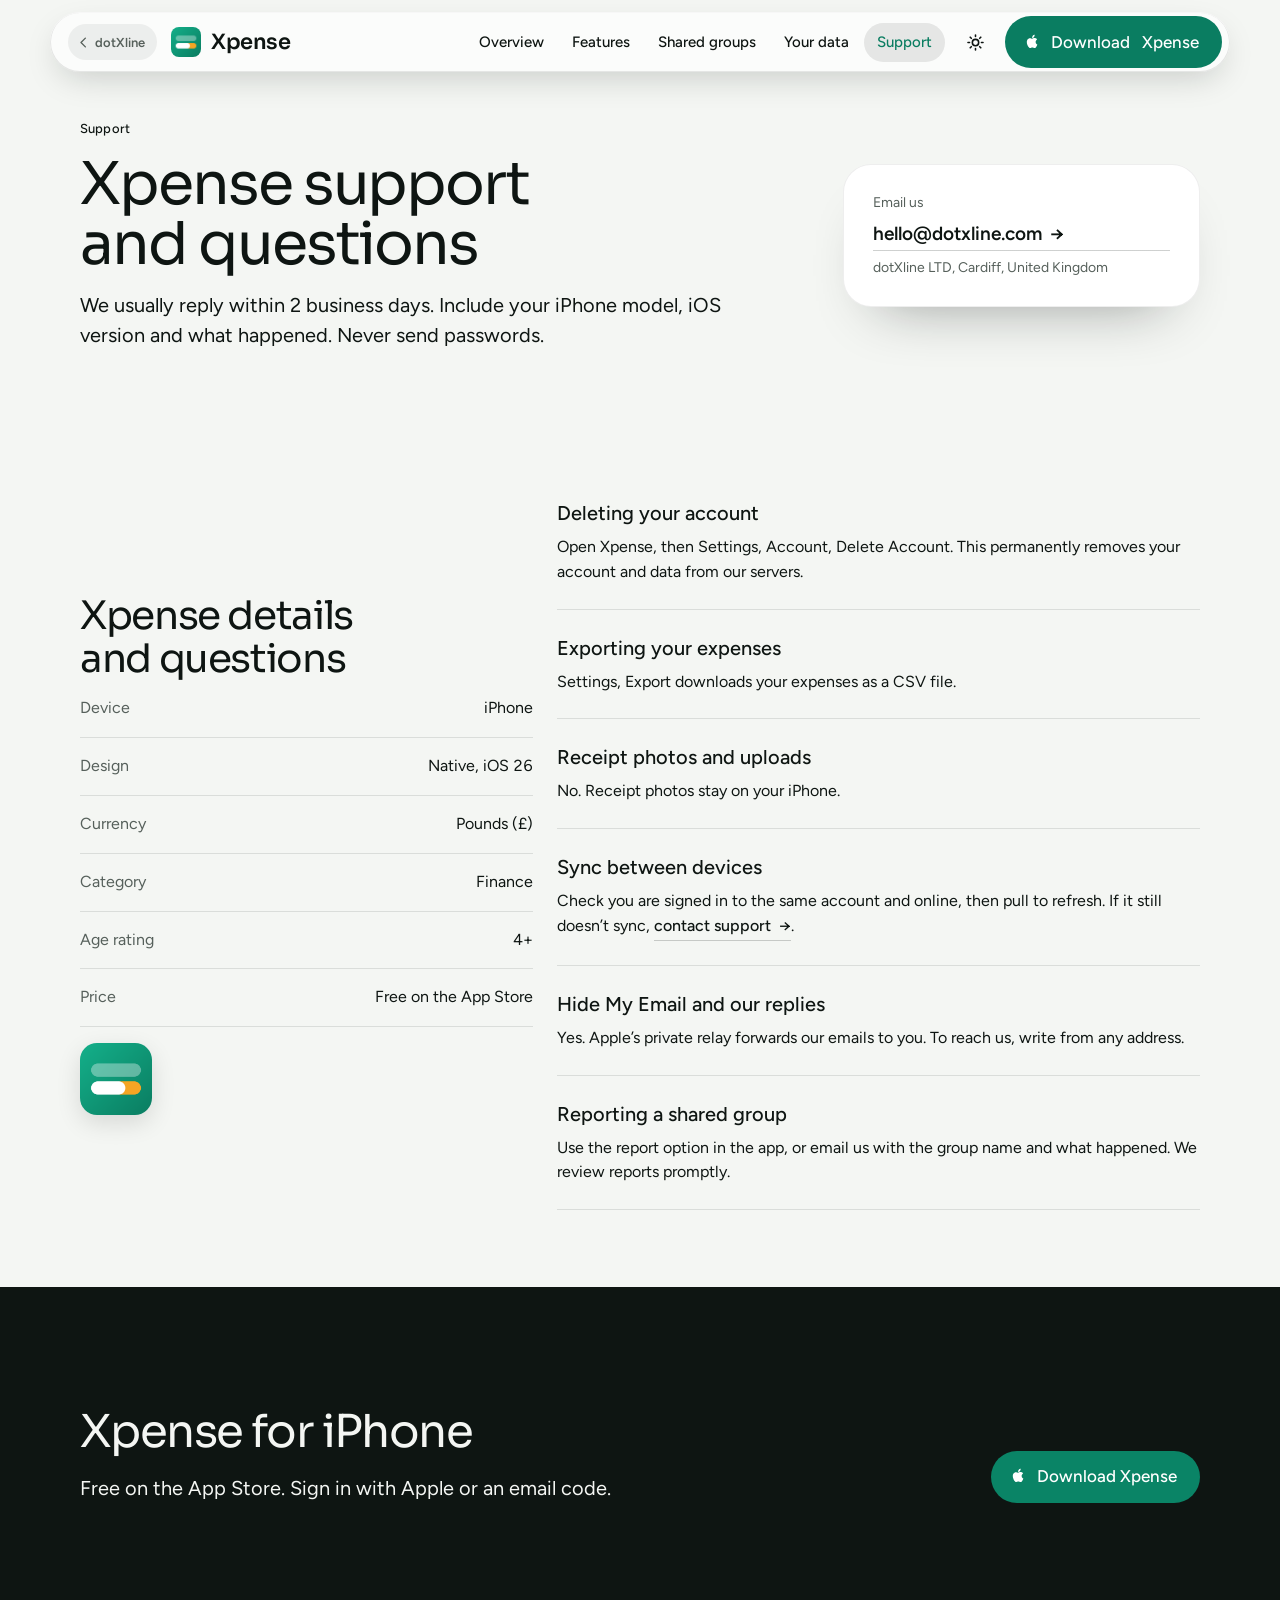
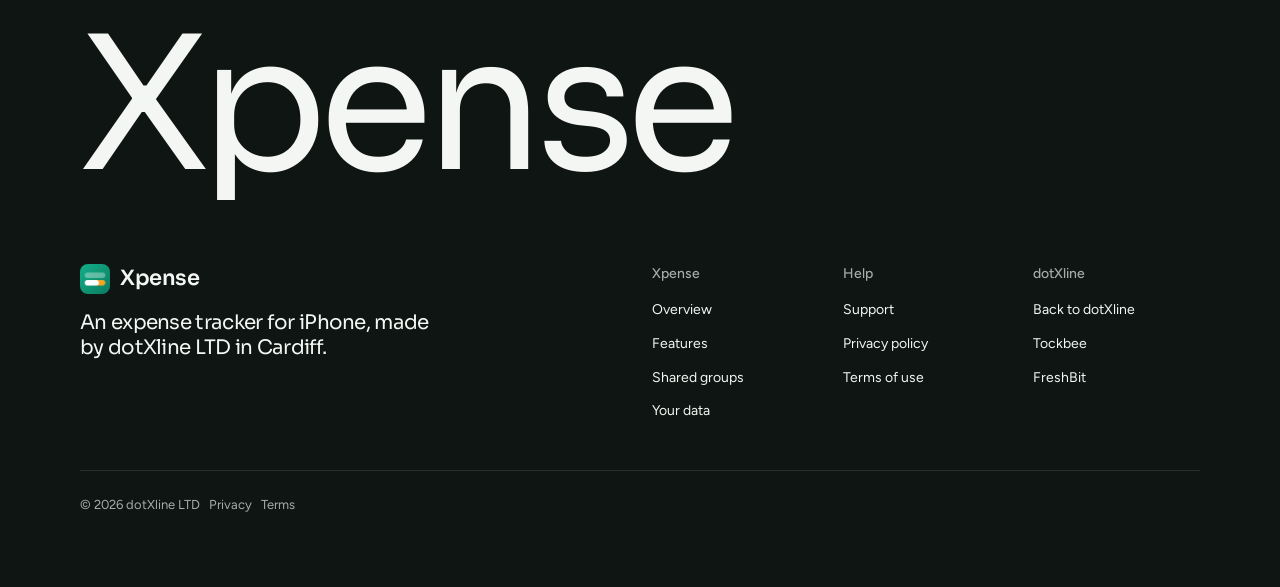
<file: support.html>
<!doctype html>
<html lang="en" data-type="software" data-radius="round" data-buttons="solid" data-motion>
<head>
<meta charset="utf-8">
<script>try{var t=localStorage.getItem("xp-theme");if(t==="light"||t==="dark")document.documentElement.dataset.theme=t}catch(e){}</script>
<meta name="viewport" content="width=device-width, initial-scale=1, viewport-fit=cover">
<title>Support: Xpense</title>
<meta name="description" content="Help for Xpense: contact, account deletion, export, sync and shared groups.">
<meta property="og:type" content="website">
<meta property="og:title" content="Support: Xpense">
<meta property="og:description" content="Help for Xpense: contact, account deletion, export, sync and shared groups.">
<meta property="og:image" content="https://xpense.dotxline.com/share.jpg">
<meta name="twitter:card" content="summary_large_image">
<link rel="icon" href="img/xpense-mark.svg" type="image/svg+xml">
<link rel="apple-touch-icon" href="img/xpense-icon-512.png">
<meta name="theme-color" content="#F4F6F3" media="(prefers-color-scheme: light)">
<meta name="theme-color" content="#070B09" media="(prefers-color-scheme: dark)">
<link rel="canonical" href="https://xpense.dotxline.com/support.html">
<meta name="site-kind" content="software">
<meta name="page-type" content="software">
<link rel="preconnect" href="https://fonts.googleapis.com"><link rel="preconnect" href="https://fonts.gstatic.com" crossorigin>
<link href="https://fonts.googleapis.com/css2?family=Sora:wght@400..700&family=Figtree:wght@400..600&family=Martian+Mono:wght@400..500&display=swap" rel="stylesheet">
<link rel="stylesheet" href="assets/system.css">
<link rel="stylesheet" href="assets/ui/cards.css">
<link rel="stylesheet" href="assets/motion/motion.css">
<link rel="stylesheet" href="assets/backgrounds/backgrounds.css">
<link rel="stylesheet" href="assets/layout/layout.css">
<link rel="stylesheet" href="assets/icons/icon.css">
<style>
:root {
  --p-bg: #f4f6f3; --p-surface: #ffffff; --p-ink: #0e1512; --p-muted: #56605b;
  --p-accent: #0a7d61; --p-accent-ink: #ffffff; --p-action: #0a7d61; --p-action-ink: #ffffff;
  --p-inv-bg: #0e1512; --p-inv-surface: #1b221e; --p-inv-ink: #f4f6f3; --p-inv-muted: #a3ada8;
  --p-inv-accent: #0a8466; --p-inv-accent-ink: #ffffff; --p-inv-action: #0a8466; --p-inv-action-ink: #ffffff;
  --font-display: "Sora", system-ui, sans-serif;
  --font-text: "Figtree", system-ui, sans-serif;
  --font-mono: "Martian Mono", ui-monospace, "SFMono-Regular", Menlo, Consolas, monospace;
  --display-weight: 400;
  --display-tracking: -0.035em;
  --display-tracking-xl: -0.045em;
  --ly-scale: 0.9;
}
</style>
<link rel="stylesheet" href="assets/xp.css">
<script>document.documentElement.classList.add('m-enter','xp-js');setTimeout(()=>document.documentElement.classList.add('m-enter-done'),700)</script>
</head>
<body data-page="support">
<header class="dock" data-root="">
  <div class="dock__bar">
    <a class="skip-link" href="#top">Skip to content</a>
    <a class="dock__home" href="https://dotxline.com/" aria-label="Back to dotXline"><svg viewBox="0 0 24 24" fill="none" stroke="currentColor" stroke-width="2.2" stroke-linecap="round" stroke-linejoin="round" aria-hidden="true"><path d="M15 5l-7 7 7 7"/></svg><span>dotXline</span></a>
    <a class="dock__logo" href="index.html"><img src="img/xpense-icon-512.png" alt="">Xpense</a>
    <nav class="dock__links" id="dock-links" aria-label="Main"><a href="index.html">Overview</a><a href="features.html">Features</a><a href="shared.html">Shared groups</a><a href="your-data.html">Your data</a><a href="support.html" aria-current=page>Support</a></nav>
    <button class="icon-btn theme-btn" type="button" aria-label="Switch light and dark"><svg class="sun" viewBox="0 0 24 24" fill="none" stroke="currentColor" stroke-width="2" stroke-linecap="round"><circle cx="12" cy="12" r="4"/><path d="M12 2.5v2M12 19.5v2M2.5 12h2M19.5 12h2M5.3 5.3l1.4 1.4M17.3 17.3l1.4 1.4M5.3 18.7l1.4-1.4M17.3 6.7l1.4-1.4"/></svg><svg class="moon" viewBox="0 0 24 24" fill="none" stroke="currentColor" stroke-width="2" stroke-linecap="round" stroke-linejoin="round"><path d="M20 14.5A8 8 0 0 1 9.5 4 8 8 0 1 0 20 14.5z"/></svg></button>
    <button class="icon-btn dock__menu" type="button" aria-expanded="false" aria-controls="dock-links" aria-label="Menu"><svg viewBox="0 0 24 24" fill="none" stroke="currentColor" stroke-width="2" stroke-linecap="round"><path d="M4 8h16M4 16h16"/></svg></button>
    <a class="btn btn--primary" href="https://apps.apple.com/app/id6829723496" data-appstore rel="noopener"><svg class="apple" viewBox="0 0 24 24" aria-hidden="true"><path d="M16.4 12.6c0-2.4 2-3.5 2-3.6-1.1-1.6-2.8-1.8-3.4-1.8-1.4-.1-2.8.9-3.5.9s-1.8-.9-3-.8c-1.5 0-3 .9-3.8 2.3-1.6 2.8-.4 7 1.2 9.3.8 1.1 1.7 2.4 2.9 2.3 1.2 0 1.6-.7 3-.7s1.8.7 3 .7c1.3 0 2.1-1.1 2.8-2.3.9-1.3 1.3-2.6 1.3-2.6s-2.5-1-2.5-3.7zM14.1 5.6c.6-.8 1.1-1.9 1-3-.9 0-2.1.6-2.7 1.4-.6.7-1.1 1.8-1 2.9 1 .1 2.1-.5 2.7-1.3z"/></svg><span class="lbl-long">Download&nbsp;</span>Xpense</a>
  </div>
</header>
<main id="top">
  <section class="page-head" aria-labelledby="ph-h">
    <div class="wrap grid">
      <div class="span-7 stack-4" data-xp-rise>
        <p class="t-label">Support</p>
        <h1 id="ph-h">Xpense support and questions</h1>
        <p class="t-lead measure">We usually reply within 2 business days. Include your iPhone model, iOS version and what happened. Never send passwords.</p>
      </div>
      <div class="span-4 start-9 xp-panel xp-contact" data-xp-rise><small>Email us</small><a class="link" href="mailto:hello@dotxline.com?subject=Xpense%20support">hello@dotxline.com</a><p>dotXline LTD, Cardiff, United Kingdom</p></div>
    </div>
  </section>
  <section class="section" id="faq" aria-labelledby="faq-h">
    <div class="wrap grid">
      <div class="span-5 stack-4">
        <h2 id="faq-h">Xpense details and questions</h2>
        <ul class="rows rows--spec"><li><span class="rows__name">Device</span><span class="rows__value">iPhone</span></li><li><span class="rows__name">Design</span><span class="rows__value">Native, iOS 26</span></li><li><span class="rows__name">Currency</span><span class="rows__value">Pounds (£)</span></li><li><span class="rows__name">Category</span><span class="rows__value">Finance</span></li><li><span class="rows__name">Age rating</span><span class="rows__value">4+</span></li><li><span class="rows__name">Price</span><span class="rows__value">Free on the App Store</span></li></ul>
        <img class="faq-icon" src="img/xpense-icon-512.png" alt="Xpense app icon" width="96" height="96">
      </div>
      <div class="span-7 start-6 faq"><div class="faq__item"><h3>Deleting your account</h3><p>Open Xpense, then Settings, Account, Delete Account. This permanently removes your account and data from our servers.</p></div><div class="faq__item"><h3>Exporting your expenses</h3><p>Settings, Export downloads your expenses as a CSV file.</p></div><div class="faq__item"><h3>Receipt photos and uploads</h3><p>No. Receipt photos stay on your iPhone.</p></div><div class="faq__item"><h3>Sync between devices</h3><p>Check you are signed in to the same account and online, then pull to refresh. If it still doesn’t sync, <a class="link" href="support.html">contact support</a>.</p></div><div class="faq__item"><h3>Hide My Email and our replies</h3><p>Yes. Apple’s private relay forwards our emails to you. To reach us, write from any address.</p></div><div class="faq__item"><h3>Reporting a shared group</h3><p>Use the report option in the app, or email us with the group name and what happened. We review reports promptly.</p></div></div>
    </div>
  </section>
</main>
<footer class="footer closing footer--dark ground-inverse" id="get" aria-labelledby="close-h">
  <div class="wrap">
    <div class="closing__cta close--word">
      <div class="section-head--split">
        <div><h2 id="close-h">Xpense for iPhone</h2><p class="t-lead">Free on the App Store. Sign in with Apple or an email code.</p></div>
        <a class="btn btn--primary" href="https://apps.apple.com/app/id6829723496" data-appstore rel="noopener"><svg class="apple" viewBox="0 0 24 24" aria-hidden="true"><path d="M16.4 12.6c0-2.4 2-3.5 2-3.6-1.1-1.6-2.8-1.8-3.4-1.8-1.4-.1-2.8.9-3.5.9s-1.8-.9-3-.8c-1.5 0-3 .9-3.8 2.3-1.6 2.8-.4 7 1.2 9.3.8 1.1 1.7 2.4 2.9 2.3 1.2 0 1.6-.7 3-.7s1.8.7 3 .7c1.3 0 2.1-1.1 2.8-2.3.9-1.3 1.3-2.6 1.3-2.6s-2.5-1-2.5-3.7zM14.1 5.6c.6-.8 1.1-1.9 1-3-.9 0-2.1.6-2.7 1.4-.6.7-1.1 1.8-1 2.9 1 .1 2.1-.5 2.7-1.3z"/></svg>Download Xpense</a>
      </div>
      <p class="close__word" aria-hidden="true">Xpense</p>
    </div>
    <div class="closing__links">
      <div class="grid">
        <div class="span-4 stack-4">
          <a class="nav__logo dock__logo" href="index.html" style="color:inherit"><img src="img/xpense-icon-512.png" alt="">Xpense</a>
          <p class="footer__lede">An expense tracker for iPhone, made by dotXline LTD in Cardiff.</p>
        </div>
        <div class="span-2 start-7 footer__col"><h3>Xpense</h3><ul><li><a href="index.html">Overview</a></li><li><a href="features.html">Features</a></li><li><a href="shared.html">Shared groups</a></li><li><a href="your-data.html">Your data</a></li></ul></div>
        <div class="span-2 footer__col"><h3>Help</h3><ul><li><a href="support.html">Support</a></li><li><a href="privacy.html">Privacy policy</a></li><li><a href="terms.html">Terms of use</a></li></ul></div>
        <div class="span-2 footer__col"><h3>dotXline</h3><ul><li><a href="https://dotxline.com/">Back to dotXline</a></li><li><a href="https://tockbee.dotxline.com/">Tockbee</a></li><li><a href="https://freshbit.dotxline.com/">FreshBit</a></li></ul></div>
      </div>
      <div class="footer__legal"><span>&copy; 2026 dotXline LTD &nbsp; <a href="privacy.html">Privacy</a> &nbsp; <a href="terms.html">Terms</a></span></div>
    </div>
  </div>
</footer>
<script type="module" src="assets/system.js"></script>
<script type="module" src="assets/motion/motion.js"></script>
<script type="module" src="assets/layout/layout.js"></script>
<script src="assets/xp.js" defer></script>
</body>
</html>
</file>
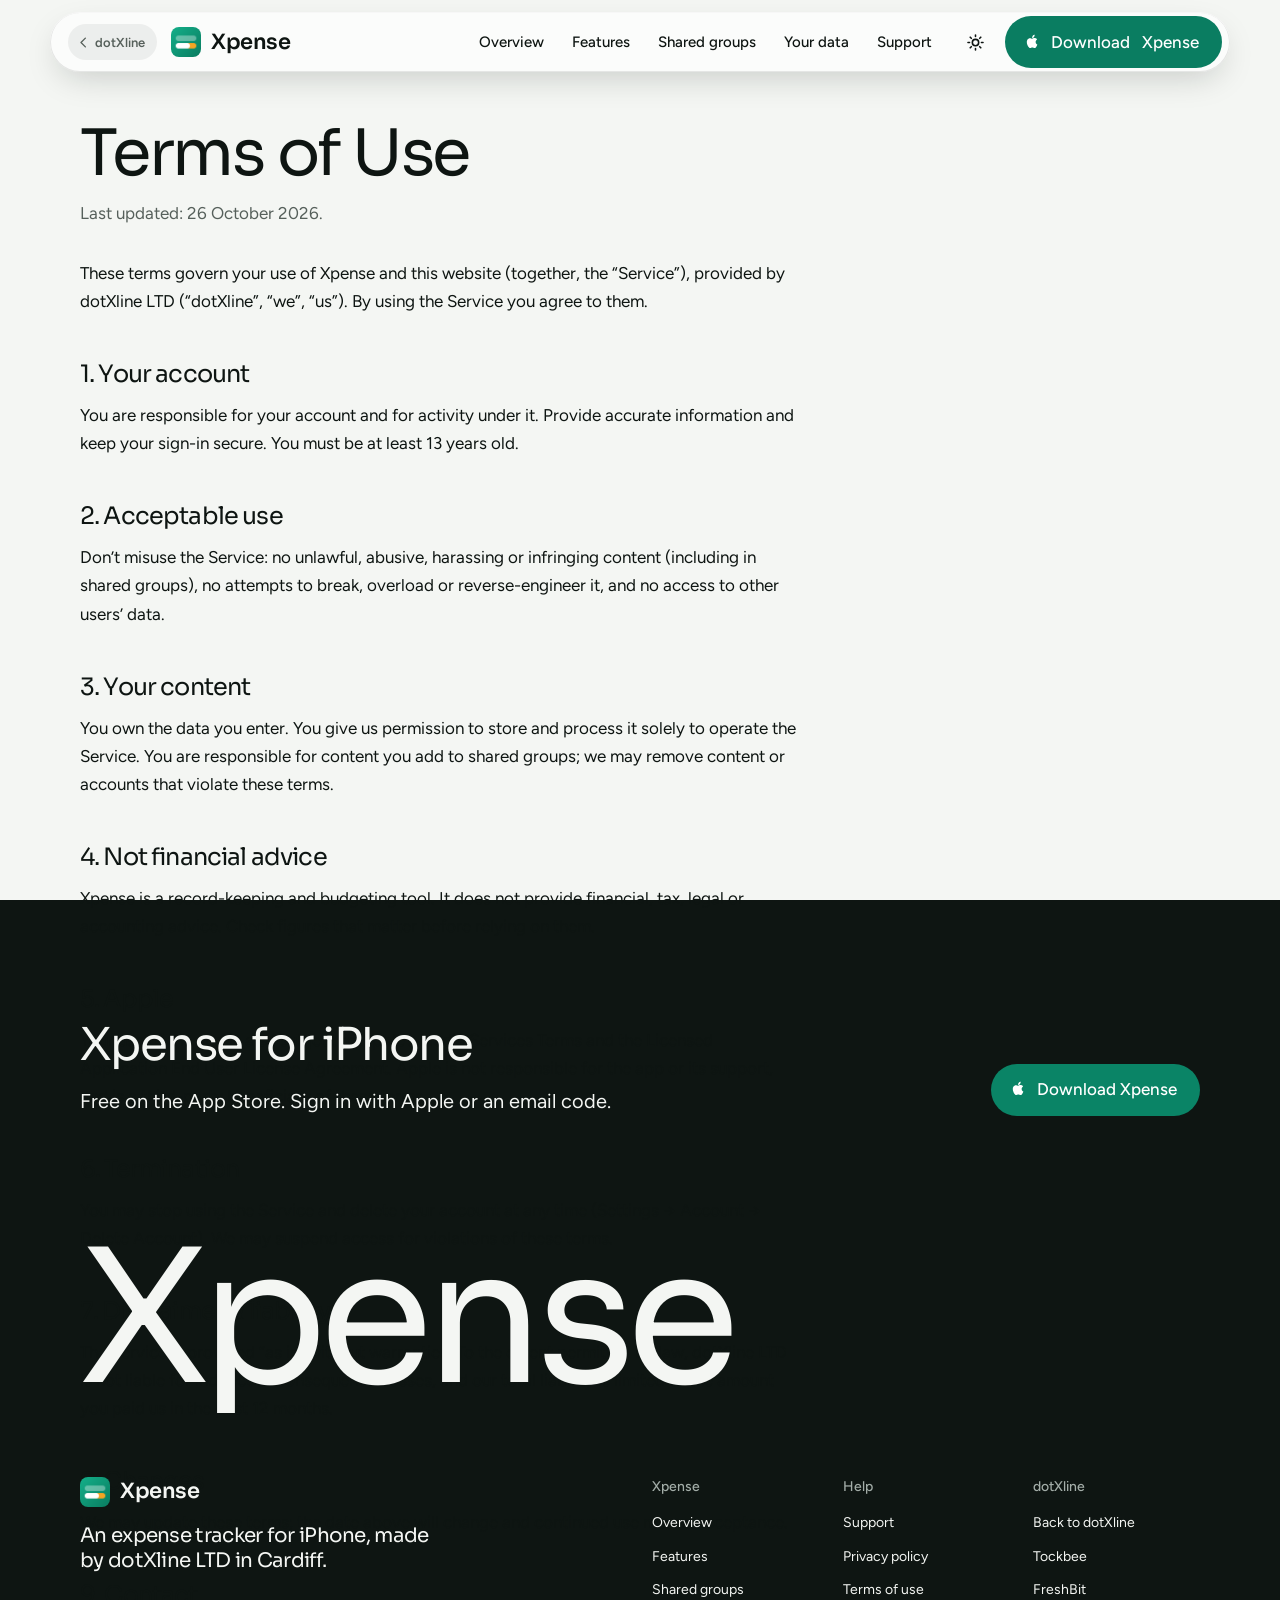
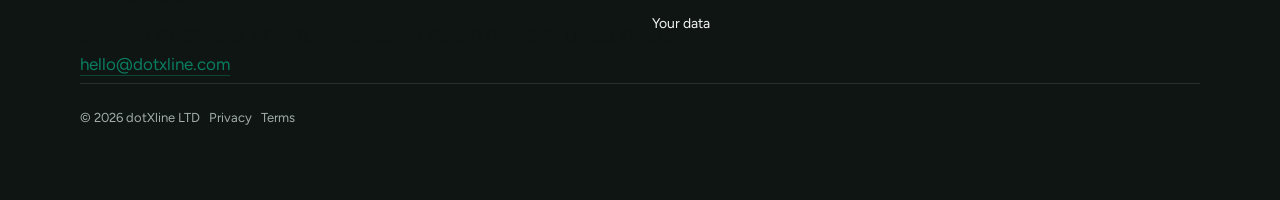
<file: terms.html>
<!doctype html>
<html lang="en" data-type="software" data-radius="round" data-buttons="solid" data-motion>
<head>
<meta charset="utf-8">
<script>try{var t=localStorage.getItem("xp-theme");if(t==="light"||t==="dark")document.documentElement.dataset.theme=t}catch(e){}</script>
<meta name="viewport" content="width=device-width, initial-scale=1, viewport-fit=cover">
<title>Terms of use: Xpense</title>
<meta name="description" content="The terms for using Xpense and this website.">
<meta property="og:type" content="website">
<meta property="og:title" content="Terms of use: Xpense">
<meta property="og:description" content="The terms for using Xpense and this website.">
<meta property="og:image" content="https://xpense.dotxline.com/share.jpg">
<meta name="twitter:card" content="summary_large_image">
<link rel="icon" href="img/xpense-mark.svg" type="image/svg+xml">
<link rel="apple-touch-icon" href="img/xpense-icon-512.png">
<meta name="theme-color" content="#F4F6F3" media="(prefers-color-scheme: light)">
<meta name="theme-color" content="#070B09" media="(prefers-color-scheme: dark)">
<link rel="canonical" href="https://xpense.dotxline.com/terms.html">
<meta name="site-kind" content="software">
<meta name="page-type" content="software">
<link rel="preconnect" href="https://fonts.googleapis.com"><link rel="preconnect" href="https://fonts.gstatic.com" crossorigin>
<link href="https://fonts.googleapis.com/css2?family=Sora:wght@400..700&family=Figtree:wght@400..600&family=Martian+Mono:wght@400..500&display=swap" rel="stylesheet">
<link rel="stylesheet" href="assets/system.css">
<link rel="stylesheet" href="assets/ui/cards.css">
<link rel="stylesheet" href="assets/motion/motion.css">
<link rel="stylesheet" href="assets/backgrounds/backgrounds.css">
<link rel="stylesheet" href="assets/layout/layout.css">
<link rel="stylesheet" href="assets/icons/icon.css">
<style>
:root {
  --p-bg: #f4f6f3; --p-surface: #ffffff; --p-ink: #0e1512; --p-muted: #56605b;
  --p-accent: #0a7d61; --p-accent-ink: #ffffff; --p-action: #0a7d61; --p-action-ink: #ffffff;
  --p-inv-bg: #0e1512; --p-inv-surface: #1b221e; --p-inv-ink: #f4f6f3; --p-inv-muted: #a3ada8;
  --p-inv-accent: #0a8466; --p-inv-accent-ink: #ffffff; --p-inv-action: #0a8466; --p-inv-action-ink: #ffffff;
  --font-display: "Sora", system-ui, sans-serif;
  --font-text: "Figtree", system-ui, sans-serif;
  --font-mono: "Martian Mono", ui-monospace, "SFMono-Regular", Menlo, Consolas, monospace;
  --display-weight: 400;
  --display-tracking: -0.035em;
  --display-tracking-xl: -0.045em;
  --ly-scale: 0.9;
}
</style>
<link rel="stylesheet" href="assets/xp.css">
<script>document.documentElement.classList.add('m-enter','xp-js');setTimeout(()=>document.documentElement.classList.add('m-enter-done'),700)</script>
</head>
<body data-page="terms">
<header class="dock" data-root="">
  <div class="dock__bar">
    <a class="skip-link" href="#top">Skip to content</a>
    <a class="dock__home" href="https://dotxline.com/" aria-label="Back to dotXline"><svg viewBox="0 0 24 24" fill="none" stroke="currentColor" stroke-width="2.2" stroke-linecap="round" stroke-linejoin="round" aria-hidden="true"><path d="M15 5l-7 7 7 7"/></svg><span>dotXline</span></a>
    <a class="dock__logo" href="index.html"><img src="img/xpense-icon-512.png" alt="">Xpense</a>
    <nav class="dock__links" id="dock-links" aria-label="Main"><a href="index.html">Overview</a><a href="features.html">Features</a><a href="shared.html">Shared groups</a><a href="your-data.html">Your data</a><a href="support.html">Support</a></nav>
    <button class="icon-btn theme-btn" type="button" aria-label="Switch light and dark"><svg class="sun" viewBox="0 0 24 24" fill="none" stroke="currentColor" stroke-width="2" stroke-linecap="round"><circle cx="12" cy="12" r="4"/><path d="M12 2.5v2M12 19.5v2M2.5 12h2M19.5 12h2M5.3 5.3l1.4 1.4M17.3 17.3l1.4 1.4M5.3 18.7l1.4-1.4M17.3 6.7l1.4-1.4"/></svg><svg class="moon" viewBox="0 0 24 24" fill="none" stroke="currentColor" stroke-width="2" stroke-linecap="round" stroke-linejoin="round"><path d="M20 14.5A8 8 0 0 1 9.5 4 8 8 0 1 0 20 14.5z"/></svg></button>
    <button class="icon-btn dock__menu" type="button" aria-expanded="false" aria-controls="dock-links" aria-label="Menu"><svg viewBox="0 0 24 24" fill="none" stroke="currentColor" stroke-width="2" stroke-linecap="round"><path d="M4 8h16M4 16h16"/></svg></button>
    <a class="btn btn--primary" href="https://apps.apple.com/app/id6829723496" data-appstore rel="noopener"><svg class="apple" viewBox="0 0 24 24" aria-hidden="true"><path d="M16.4 12.6c0-2.4 2-3.5 2-3.6-1.1-1.6-2.8-1.8-3.4-1.8-1.4-.1-2.8.9-3.5.9s-1.8-.9-3-.8c-1.5 0-3 .9-3.8 2.3-1.6 2.8-.4 7 1.2 9.3.8 1.1 1.7 2.4 2.9 2.3 1.2 0 1.6-.7 3-.7s1.8.7 3 .7c1.3 0 2.1-1.1 2.8-2.3.9-1.3 1.3-2.6 1.3-2.6s-2.5-1-2.5-3.7zM14.1 5.6c.6-.8 1.1-1.9 1-3-.9 0-2.1.6-2.7 1.4-.6.7-1.1 1.8-1 2.9 1 .1 2.1-.5 2.7-1.3z"/></svg><span class="lbl-long">Download&nbsp;</span>Xpense</a>
  </div>
</header>
<main id="top">
  <section class="doc-main"><div class="wrap"><article class="doc"><h1>Terms of Use</h1><p class="meta">Last updated: 26 October 2026.</p>
<p>These terms govern your use of Xpense and this website (together, the “Service”), provided by dotXline LTD (“dotXline”, “we”, “us”). By using the Service you agree to them.</p>
<h2>1. Your account</h2><p>You are responsible for your account and for activity under it. Provide accurate information and keep your sign-in secure. You must be at least 13 years old.</p>
<h2>2. Acceptable use</h2><p>Don’t misuse the Service: no unlawful, abusive, harassing or infringing content (including in shared groups), no attempts to break, overload or reverse-engineer it, and no access to other users’ data.</p>
<h2>3. Your content</h2><p>You own the data you enter. You give us permission to store and process it solely to operate the Service. You are responsible for content you add to shared groups; we may remove content or accounts that violate these terms.</p>
<h2>4. Not financial advice</h2><p>Xpense is a record-keeping and budgeting tool. It does not provide financial, tax, legal or accounting advice. Check figures that matter before relying on them.</p>
<h2>5. Apple</h2><p>Your use of the app is also subject to Apple’s Media Services Terms and the Licensed Application End User License Agreement. Apple is not responsible for the app or its support, and is a third-party beneficiary of these terms.</p>
<h2>6. Termination</h2><p>You may stop using the Service and delete your account at any time (Settings → Account → Delete Account). We may suspend access for violations of these terms.</p>
<h2>7. Disclaimer &amp; liability</h2><p>The Service is provided “as is” without warranties. To the extent permitted by law, dotXline LTD is not liable for indirect or consequential losses, and our total liability is limited to the amount you paid us in the past 12 months.</p>
<h2>8. Changes</h2><p>We may update these terms; the date above will change and continued use means acceptance.</p>
<h2>9. Contact</h2><p>dotXline LTD, 37 Maes Y Crofft, Morganstown, Cardiff CF15 8FE, United Kingdom<br><a href="mailto:hello@dotxline.com">hello@dotxline.com</a></p></article></div></section>
</main>
<footer class="footer closing footer--dark ground-inverse" id="get" aria-labelledby="close-h">
  <div class="wrap">
    <div class="closing__cta close--word">
      <div class="section-head--split">
        <div><h2 id="close-h">Xpense for iPhone</h2><p class="t-lead">Free on the App Store. Sign in with Apple or an email code.</p></div>
        <a class="btn btn--primary" href="https://apps.apple.com/app/id6829723496" data-appstore rel="noopener"><svg class="apple" viewBox="0 0 24 24" aria-hidden="true"><path d="M16.4 12.6c0-2.4 2-3.5 2-3.6-1.1-1.6-2.8-1.8-3.4-1.8-1.4-.1-2.8.9-3.5.9s-1.8-.9-3-.8c-1.5 0-3 .9-3.8 2.3-1.6 2.8-.4 7 1.2 9.3.8 1.1 1.7 2.4 2.9 2.3 1.2 0 1.6-.7 3-.7s1.8.7 3 .7c1.3 0 2.1-1.1 2.8-2.3.9-1.3 1.3-2.6 1.3-2.6s-2.5-1-2.5-3.7zM14.1 5.6c.6-.8 1.1-1.9 1-3-.9 0-2.1.6-2.7 1.4-.6.7-1.1 1.8-1 2.9 1 .1 2.1-.5 2.7-1.3z"/></svg>Download Xpense</a>
      </div>
      <p class="close__word" aria-hidden="true">Xpense</p>
    </div>
    <div class="closing__links">
      <div class="grid">
        <div class="span-4 stack-4">
          <a class="nav__logo dock__logo" href="index.html" style="color:inherit"><img src="img/xpense-icon-512.png" alt="">Xpense</a>
          <p class="footer__lede">An expense tracker for iPhone, made by dotXline LTD in Cardiff.</p>
        </div>
        <div class="span-2 start-7 footer__col"><h3>Xpense</h3><ul><li><a href="index.html">Overview</a></li><li><a href="features.html">Features</a></li><li><a href="shared.html">Shared groups</a></li><li><a href="your-data.html">Your data</a></li></ul></div>
        <div class="span-2 footer__col"><h3>Help</h3><ul><li><a href="support.html">Support</a></li><li><a href="privacy.html">Privacy policy</a></li><li><a href="terms.html">Terms of use</a></li></ul></div>
        <div class="span-2 footer__col"><h3>dotXline</h3><ul><li><a href="https://dotxline.com/">Back to dotXline</a></li><li><a href="https://tockbee.dotxline.com/">Tockbee</a></li><li><a href="https://freshbit.dotxline.com/">FreshBit</a></li></ul></div>
      </div>
      <div class="footer__legal"><span>&copy; 2026 dotXline LTD &nbsp; <a href="privacy.html">Privacy</a> &nbsp; <a href="terms.html">Terms</a></span></div>
    </div>
  </div>
</footer>
<script type="module" src="assets/system.js"></script>
<script type="module" src="assets/motion/motion.js"></script>
<script type="module" src="assets/layout/layout.js"></script>
<script src="assets/xp.js" defer></script>
</body>
</html>
</file>
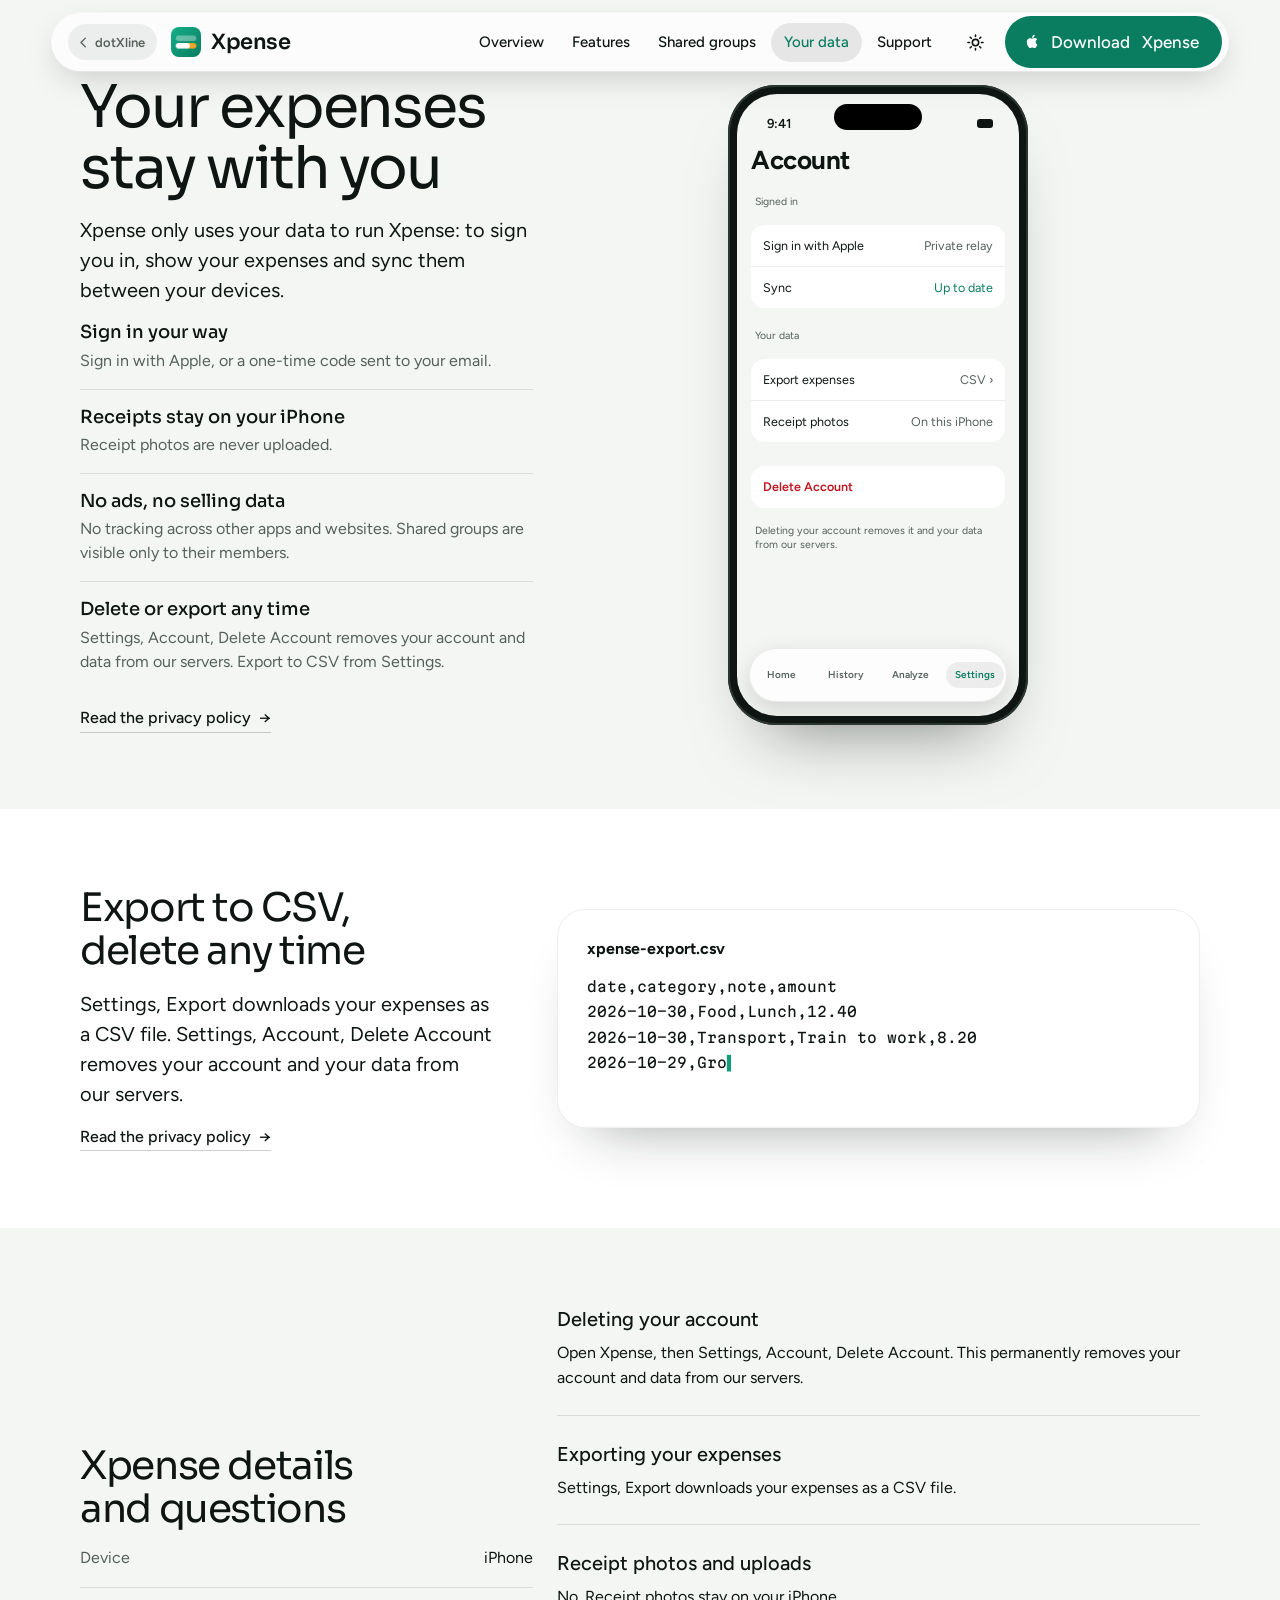
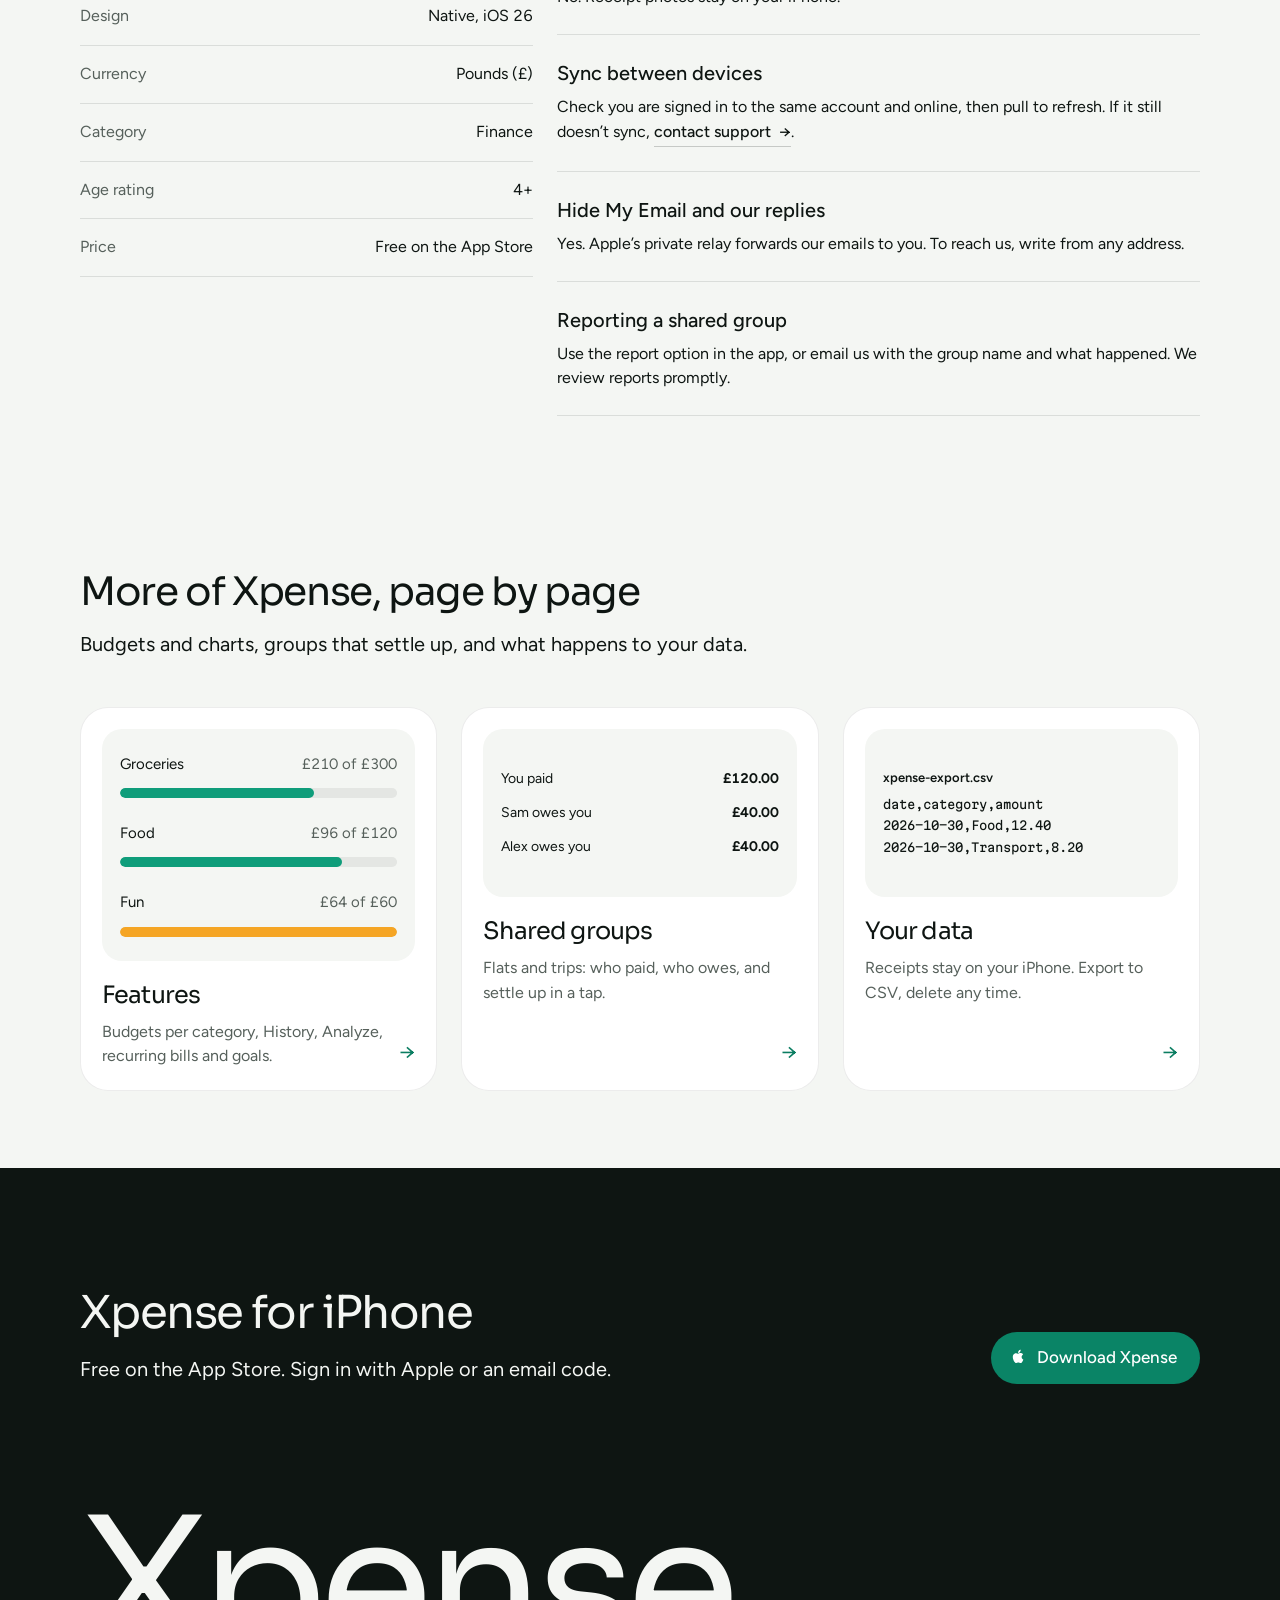
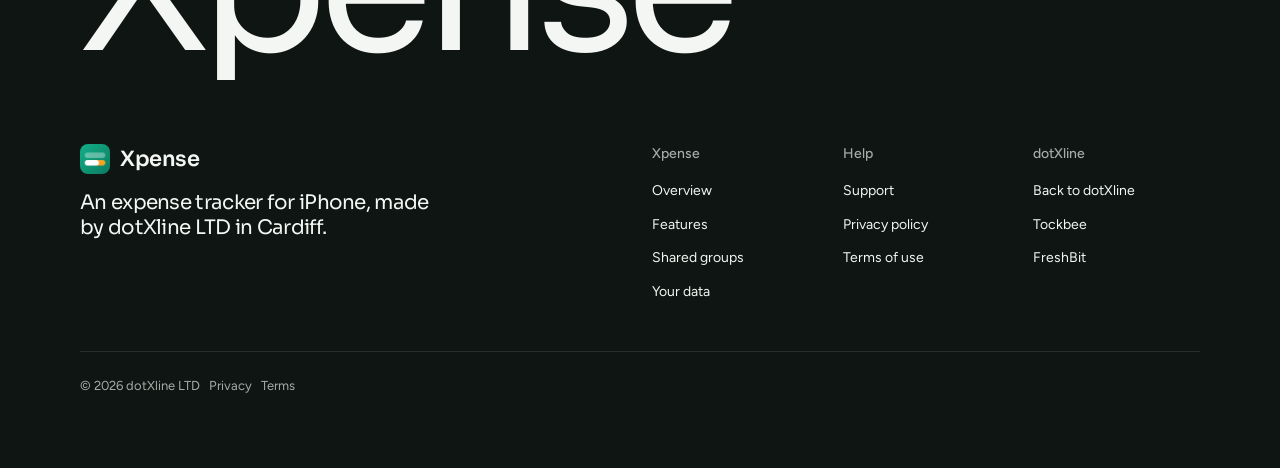
<file: your-data.html>
<!doctype html>
<html lang="en" data-type="software" data-radius="round" data-buttons="solid" data-motion>
<head>
<meta charset="utf-8">
<script>try{var t=localStorage.getItem("xp-theme");if(t==="light"||t==="dark")document.documentElement.dataset.theme=t}catch(e){}</script>
<meta name="viewport" content="width=device-width, initial-scale=1, viewport-fit=cover">
<title>Your data: Xpense</title>
<meta name="description" content="Sign in with Apple or an email code. Receipts stay on your iPhone. Export to CSV and delete your account any time.">
<meta property="og:type" content="website">
<meta property="og:title" content="Your data: Xpense">
<meta property="og:description" content="Sign in with Apple or an email code. Receipts stay on your iPhone. Export to CSV and delete your account any time.">
<meta property="og:image" content="https://xpense.dotxline.com/share.jpg">
<meta name="twitter:card" content="summary_large_image">
<link rel="icon" href="img/xpense-mark.svg" type="image/svg+xml">
<link rel="apple-touch-icon" href="img/xpense-icon-512.png">
<meta name="theme-color" content="#F4F6F3" media="(prefers-color-scheme: light)">
<meta name="theme-color" content="#070B09" media="(prefers-color-scheme: dark)">
<link rel="canonical" href="https://xpense.dotxline.com/your-data.html">
<meta name="site-kind" content="software">
<meta name="page-type" content="software">
<link rel="preconnect" href="https://fonts.googleapis.com"><link rel="preconnect" href="https://fonts.gstatic.com" crossorigin>
<link href="https://fonts.googleapis.com/css2?family=Sora:wght@400..700&family=Figtree:wght@400..600&family=Martian+Mono:wght@400..500&display=swap" rel="stylesheet">
<link rel="stylesheet" href="assets/system.css">
<link rel="stylesheet" href="assets/ui/cards.css">
<link rel="stylesheet" href="assets/motion/motion.css">
<link rel="stylesheet" href="assets/backgrounds/backgrounds.css">
<link rel="stylesheet" href="assets/layout/layout.css">
<link rel="stylesheet" href="assets/icons/icon.css">
<style>
:root {
  --p-bg: #f4f6f3; --p-surface: #ffffff; --p-ink: #0e1512; --p-muted: #56605b;
  --p-accent: #0a7d61; --p-accent-ink: #ffffff; --p-action: #0a7d61; --p-action-ink: #ffffff;
  --p-inv-bg: #0e1512; --p-inv-surface: #1b221e; --p-inv-ink: #f4f6f3; --p-inv-muted: #a3ada8;
  --p-inv-accent: #0a8466; --p-inv-accent-ink: #ffffff; --p-inv-action: #0a8466; --p-inv-action-ink: #ffffff;
  --font-display: "Sora", system-ui, sans-serif;
  --font-text: "Figtree", system-ui, sans-serif;
  --font-mono: "Martian Mono", ui-monospace, "SFMono-Regular", Menlo, Consolas, monospace;
  --display-weight: 400;
  --display-tracking: -0.035em;
  --display-tracking-xl: -0.045em;
  --ly-scale: 0.9;
}
</style>
<link rel="stylesheet" href="assets/xp.css">
<script>document.documentElement.classList.add('m-enter','xp-js');setTimeout(()=>document.documentElement.classList.add('m-enter-done'),700)</script>
</head>
<body data-page="your-data">
<header class="dock" data-root="">
  <div class="dock__bar">
    <a class="skip-link" href="#top">Skip to content</a>
    <a class="dock__home" href="https://dotxline.com/" aria-label="Back to dotXline"><svg viewBox="0 0 24 24" fill="none" stroke="currentColor" stroke-width="2.2" stroke-linecap="round" stroke-linejoin="round" aria-hidden="true"><path d="M15 5l-7 7 7 7"/></svg><span>dotXline</span></a>
    <a class="dock__logo" href="index.html"><img src="img/xpense-icon-512.png" alt="">Xpense</a>
    <nav class="dock__links" id="dock-links" aria-label="Main"><a href="index.html">Overview</a><a href="features.html">Features</a><a href="shared.html">Shared groups</a><a href="your-data.html" aria-current=page>Your data</a><a href="support.html">Support</a></nav>
    <button class="icon-btn theme-btn" type="button" aria-label="Switch light and dark"><svg class="sun" viewBox="0 0 24 24" fill="none" stroke="currentColor" stroke-width="2" stroke-linecap="round"><circle cx="12" cy="12" r="4"/><path d="M12 2.5v2M12 19.5v2M2.5 12h2M19.5 12h2M5.3 5.3l1.4 1.4M17.3 17.3l1.4 1.4M5.3 18.7l1.4-1.4M17.3 6.7l1.4-1.4"/></svg><svg class="moon" viewBox="0 0 24 24" fill="none" stroke="currentColor" stroke-width="2" stroke-linecap="round" stroke-linejoin="round"><path d="M20 14.5A8 8 0 0 1 9.5 4 8 8 0 1 0 20 14.5z"/></svg></button>
    <button class="icon-btn dock__menu" type="button" aria-expanded="false" aria-controls="dock-links" aria-label="Menu"><svg viewBox="0 0 24 24" fill="none" stroke="currentColor" stroke-width="2" stroke-linecap="round"><path d="M4 8h16M4 16h16"/></svg></button>
    <a class="btn btn--primary" href="https://apps.apple.com/app/id6829723496" data-appstore rel="noopener"><svg class="apple" viewBox="0 0 24 24" aria-hidden="true"><path d="M16.4 12.6c0-2.4 2-3.5 2-3.6-1.1-1.6-2.8-1.8-3.4-1.8-1.4-.1-2.8.9-3.5.9s-1.8-.9-3-.8c-1.5 0-3 .9-3.8 2.3-1.6 2.8-.4 7 1.2 9.3.8 1.1 1.7 2.4 2.9 2.3 1.2 0 1.6-.7 3-.7s1.8.7 3 .7c1.3 0 2.1-1.1 2.8-2.3.9-1.3 1.3-2.6 1.3-2.6s-2.5-1-2.5-3.7zM14.1 5.6c.6-.8 1.1-1.9 1-3-.9 0-2.1.6-2.7 1.4-.6.7-1.1 1.8-1 2.9 1 .1 2.1-.5 2.7-1.3z"/></svg><span class="lbl-long">Download&nbsp;</span>Xpense</a>
  </div>
</header>
<main id="top">
  <section class="section page-first" id="privacy" aria-labelledby="privacy-h">
    <div class="wrap grid">
      <div class="span-5 stack-4">
        <h1 id="privacy-h">Your expenses stay with you</h1>
        <p class="t-lead measure">Xpense only uses your data to run Xpense: to sign you in, show your expenses and sync them between your devices.</p>
        <ul class="facts-list">
          <li><b>Sign in your way</b><span>Sign in with Apple, or a one-time code sent to your email.</span></li>
          <li><b>Receipts stay on your iPhone</b><span>Receipt photos are never uploaded.</span></li>
          <li><b>No ads, no selling data</b><span>No tracking across other apps and websites. Shared groups are visible only to their members.</span></li>
          <li><b>Delete or export any time</b><span>Settings, Account, Delete Account removes your account and data from our servers. Export to CSV from Settings.</span></li>
        </ul>
        <p><a class="link" href="privacy.html">Read the privacy policy</a></p>
      </div>
      <div class="span-7 start-6" style="display:grid;place-items:center"><div class="ph" data-ui aria-hidden="true"><div class="ph__screen"><div class="ph__island"></div><div class="ph__status" aria-hidden="true"><span>9:41</span><i><b></b></i></div><div class="ph__body"><p class="xp-h">Account</p>
  <p class="set-cap">Signed in</p><div class="set-group"><div><span>Sign in with Apple</span><span style="color:var(--s-2)">Private relay</span></div><div><span>Sync</span><span style="color:var(--s-acc-t)">Up to date</span></div></div>
  <p class="set-cap">Your data</p><div class="set-group"><div><span>Export expenses</span><span style="color:var(--s-2)">CSV ›</span></div><div><span>Receipt photos</span><span style="color:var(--s-2)">On this iPhone</span></div></div>
  <div class="set-group" style="margin-top:14px"><div><span class="red">Delete Account</span><span></span></div></div>
  <p class="set-foot">Deleting your account removes it and your data from our servers.</p></div>
  <div class="xp-tabs"><span>Home</span><span>History</span><span>Analyze</span><span class="on">Settings</span></div></div></div></div>
    </div>
  </section>


  <section class="section ground-surface" id="export" aria-labelledby="export-h">
    <div class="wrap grid">
      <div class="span-5 stack-4">
        <h2 id="export-h">Export to CSV, delete any time</h2>
        <p class="t-lead measure">Settings, Export downloads your expenses as a CSV file. Settings, Account, Delete Account removes your account and your data from our servers.</p>
        <p><a class="link" href="privacy.html">Read the privacy policy</a></p>
      </div>
      <div class="span-7 start-6 xp-csv" data-ui role="img" aria-label="An exported CSV file of expenses">
        <div class="xp-panel"><b>xpense-export.csv</b><pre data-xp-type>date,category,note,amount
2026-10-30,Food,Lunch,12.40
2026-10-30,Transport,Train to work,8.20
2026-10-29,Groceries,Weekly shop,64.15
2026-10-28,Bills,Phone bill,71.00</pre></div>
      </div>
    </div>
  </section>
  <section class="section" id="faq" aria-labelledby="faq-h">
    <div class="wrap grid">
      <div class="span-5 stack-4">
        <h2 id="faq-h">Xpense details and questions</h2>
        <ul class="rows rows--spec"><li><span class="rows__name">Device</span><span class="rows__value">iPhone</span></li><li><span class="rows__name">Design</span><span class="rows__value">Native, iOS 26</span></li><li><span class="rows__name">Currency</span><span class="rows__value">Pounds (£)</span></li><li><span class="rows__name">Category</span><span class="rows__value">Finance</span></li><li><span class="rows__name">Age rating</span><span class="rows__value">4+</span></li><li><span class="rows__name">Price</span><span class="rows__value">Free on the App Store</span></li></ul>
        
      </div>
      <div class="span-7 start-6 faq"><div class="faq__item"><h3>Deleting your account</h3><p>Open Xpense, then Settings, Account, Delete Account. This permanently removes your account and data from our servers.</p></div><div class="faq__item"><h3>Exporting your expenses</h3><p>Settings, Export downloads your expenses as a CSV file.</p></div><div class="faq__item"><h3>Receipt photos and uploads</h3><p>No. Receipt photos stay on your iPhone.</p></div><div class="faq__item"><h3>Sync between devices</h3><p>Check you are signed in to the same account and online, then pull to refresh. If it still doesn’t sync, <a class="link" href="support.html">contact support</a>.</p></div><div class="faq__item"><h3>Hide My Email and our replies</h3><p>Yes. Apple’s private relay forwards our emails to you. To reach us, write from any address.</p></div><div class="faq__item"><h3>Reporting a shared group</h3><p>Use the report option in the app, or email us with the group name and what happened. We review reports promptly.</p></div></div>
    </div>
  </section>
  <section class="section" id="tour" aria-labelledby="tour-h">
    <div class="wrap">
      <div class="section-head"><h2 id="tour-h">More of Xpense, page by page</h2><p class="t-lead measure">Budgets and charts, groups that settle up, and what happens to your data.</p></div>
      <div class="tour">
        <a class="tour__card" href="features.html" data-xp-rise>
          <div class="tour__ui" data-ui aria-hidden="true"><div class="budget-row"><div><span>Groceries</span><span>£210 of £300</span></div><i><b data-xp-fill style="--w:70%"></b></i></div><div class="budget-row"><div><span>Food</span><span>£96 of £120</span></div><i><b data-xp-fill style="--w:80%"></b></i></div><div class="budget-row over"><div><span>Fun</span><span>£64 of £60</span></div><i><b data-xp-fill style="--w:100%"></b></i></div></div>
          <h3>Features</h3><p>Budgets per category, History, Analyze, recurring bills and goals.</p><span class="tour__go" aria-hidden="true">→</span>
        </a>
        <a class="tour__card" href="shared.html" data-xp-rise>
          <div class="tour__ui" data-ui aria-hidden="true"><div class="who"><span>You paid</span><b>£120.00</b></div><div class="who"><span>Sam owes you</span><b>£40.00</b></div><div class="who"><span>Alex owes you</span><b>£40.00</b></div></div>
          <h3>Shared groups</h3><p>Flats and trips: who paid, who owes, and settle up in a tap.</p><span class="tour__go" aria-hidden="true">→</span>
        </a>
        <a class="tour__card" href="your-data.html" data-xp-rise>
          <div class="tour__ui tour__ui--csv" data-ui aria-hidden="true"><b>xpense-export.csv</b><span>date,category,amount</span><span>2026-10-30,Food,12.40</span><span>2026-10-30,Transport,8.20</span></div>
          <h3>Your data</h3><p>Receipts stay on your iPhone. Export to CSV, delete any time.</p><span class="tour__go" aria-hidden="true">→</span>
        </a>
      </div>
    </div>
  </section>
</main>
<footer class="footer closing footer--dark ground-inverse" id="get" aria-labelledby="close-h">
  <div class="wrap">
    <div class="closing__cta close--word">
      <div class="section-head--split">
        <div><h2 id="close-h">Xpense for iPhone</h2><p class="t-lead">Free on the App Store. Sign in with Apple or an email code.</p></div>
        <a class="btn btn--primary" href="https://apps.apple.com/app/id6829723496" data-appstore rel="noopener"><svg class="apple" viewBox="0 0 24 24" aria-hidden="true"><path d="M16.4 12.6c0-2.4 2-3.5 2-3.6-1.1-1.6-2.8-1.8-3.4-1.8-1.4-.1-2.8.9-3.5.9s-1.8-.9-3-.8c-1.5 0-3 .9-3.8 2.3-1.6 2.8-.4 7 1.2 9.3.8 1.1 1.7 2.4 2.9 2.3 1.2 0 1.6-.7 3-.7s1.8.7 3 .7c1.3 0 2.1-1.1 2.8-2.3.9-1.3 1.3-2.6 1.3-2.6s-2.5-1-2.5-3.7zM14.1 5.6c.6-.8 1.1-1.9 1-3-.9 0-2.1.6-2.7 1.4-.6.7-1.1 1.8-1 2.9 1 .1 2.1-.5 2.7-1.3z"/></svg>Download Xpense</a>
      </div>
      <p class="close__word" aria-hidden="true">Xpense</p>
    </div>
    <div class="closing__links">
      <div class="grid">
        <div class="span-4 stack-4">
          <a class="nav__logo dock__logo" href="index.html" style="color:inherit"><img src="img/xpense-icon-512.png" alt="">Xpense</a>
          <p class="footer__lede">An expense tracker for iPhone, made by dotXline LTD in Cardiff.</p>
        </div>
        <div class="span-2 start-7 footer__col"><h3>Xpense</h3><ul><li><a href="index.html">Overview</a></li><li><a href="features.html">Features</a></li><li><a href="shared.html">Shared groups</a></li><li><a href="your-data.html">Your data</a></li></ul></div>
        <div class="span-2 footer__col"><h3>Help</h3><ul><li><a href="support.html">Support</a></li><li><a href="privacy.html">Privacy policy</a></li><li><a href="terms.html">Terms of use</a></li></ul></div>
        <div class="span-2 footer__col"><h3>dotXline</h3><ul><li><a href="https://dotxline.com/">Back to dotXline</a></li><li><a href="https://tockbee.dotxline.com/">Tockbee</a></li><li><a href="https://freshbit.dotxline.com/">FreshBit</a></li></ul></div>
      </div>
      <div class="footer__legal"><span>&copy; 2026 dotXline LTD &nbsp; <a href="privacy.html">Privacy</a> &nbsp; <a href="terms.html">Terms</a></span></div>
    </div>
  </div>
</footer>
<script type="module" src="assets/system.js"></script>
<script type="module" src="assets/motion/motion.js"></script>
<script type="module" src="assets/layout/layout.js"></script>
<script src="assets/xp.js" defer></script>
</body>
</html>
</file>
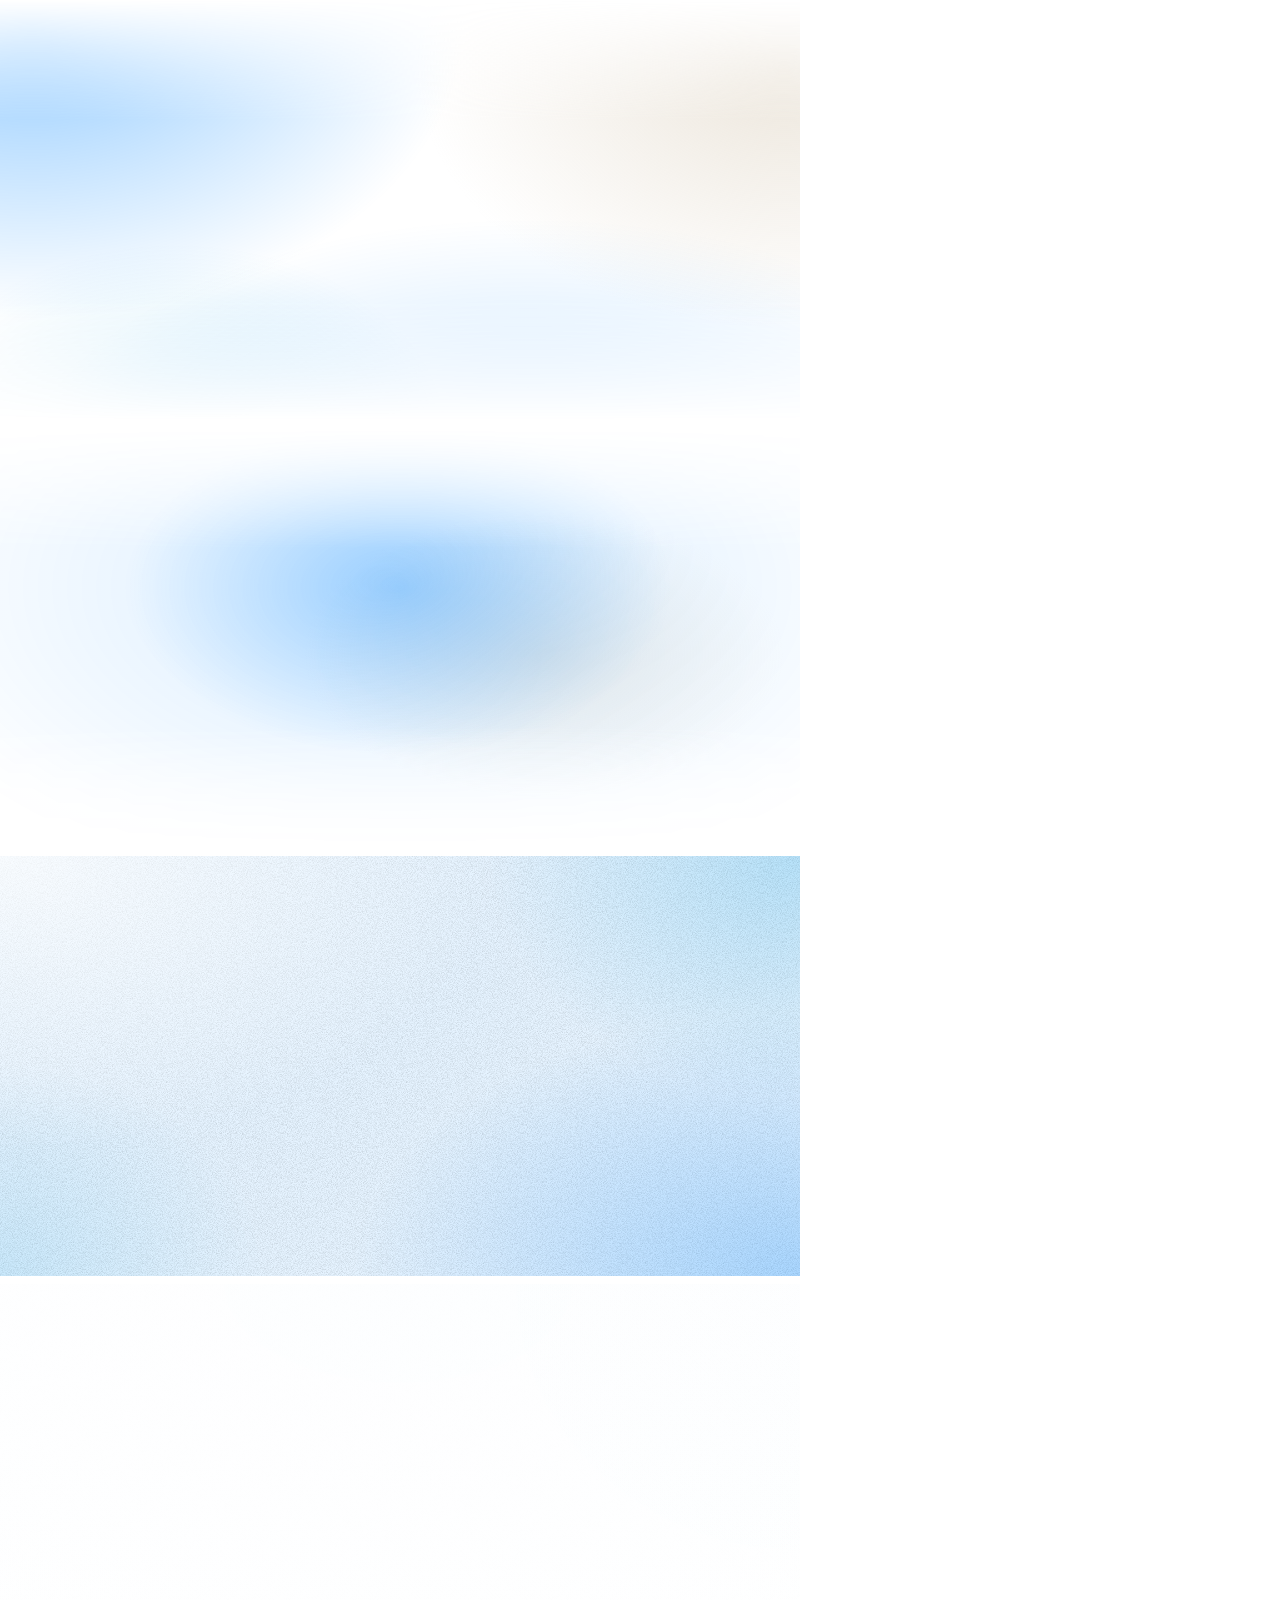
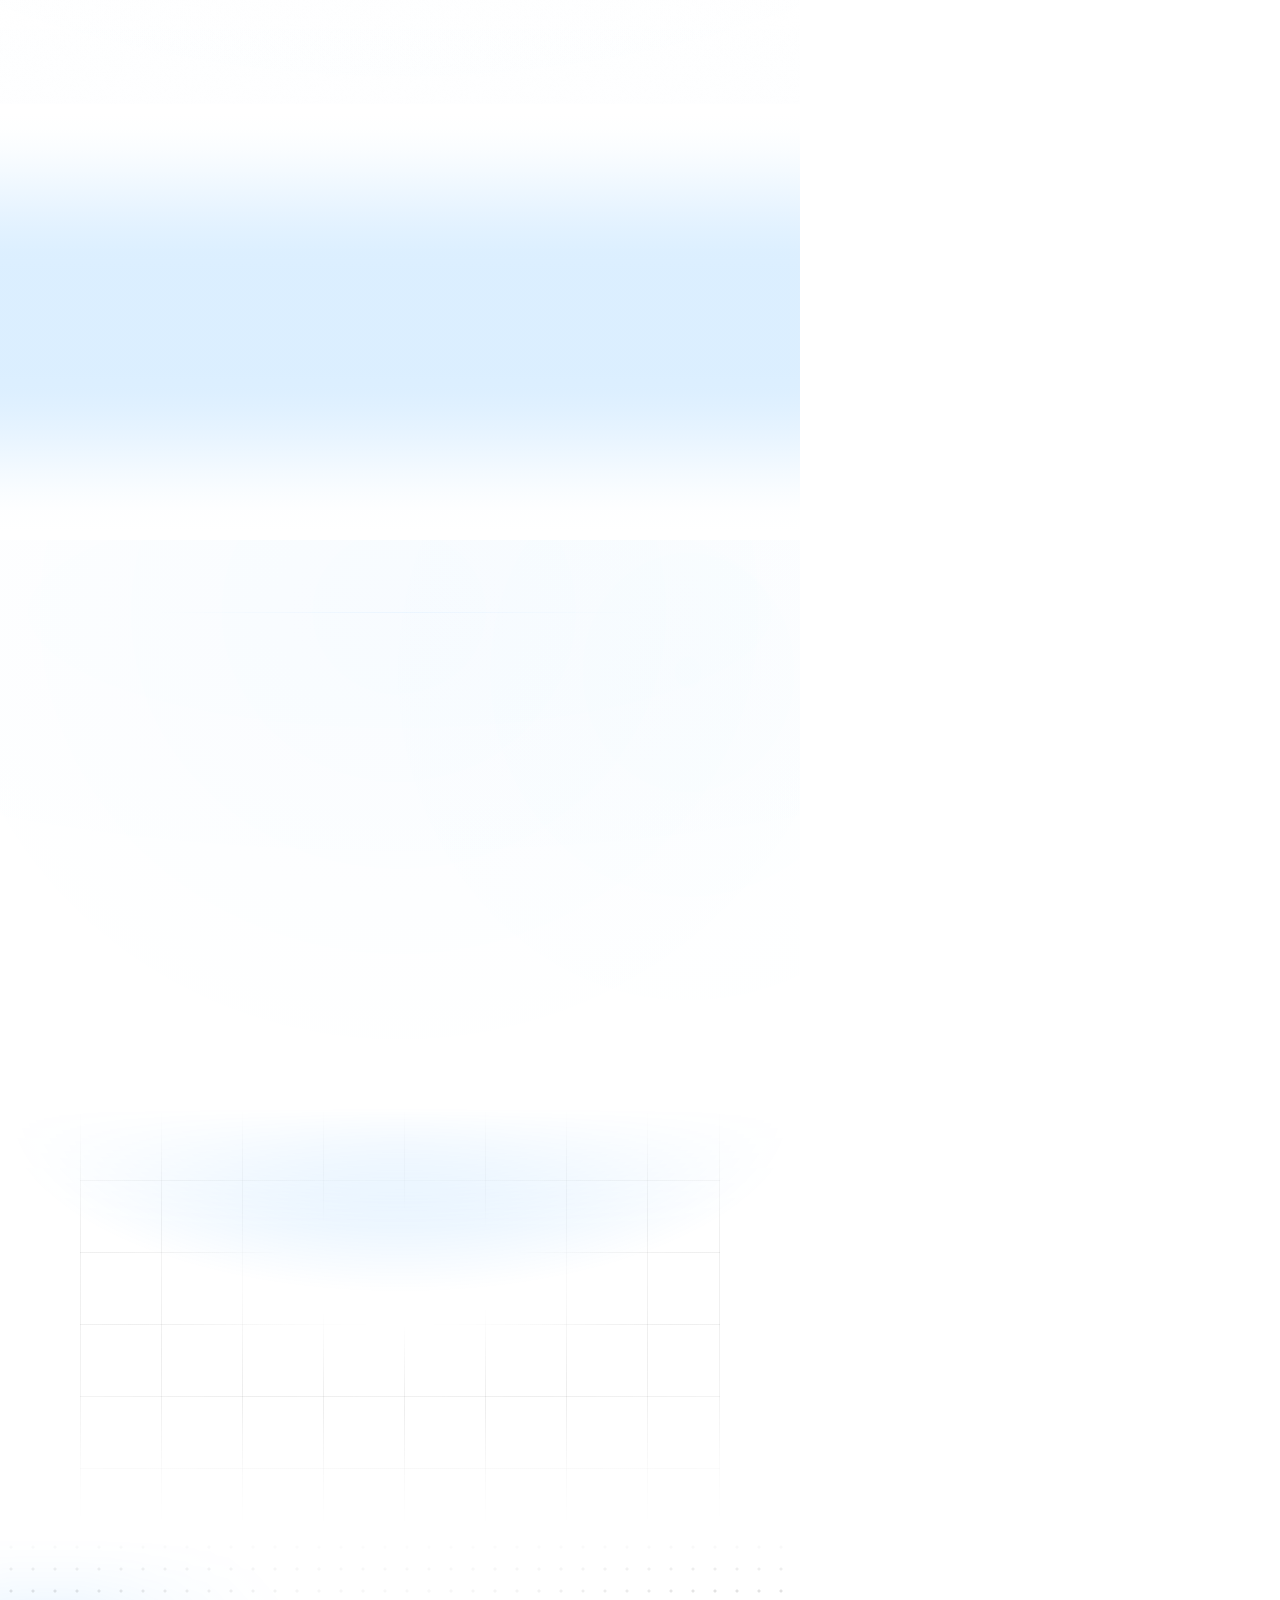
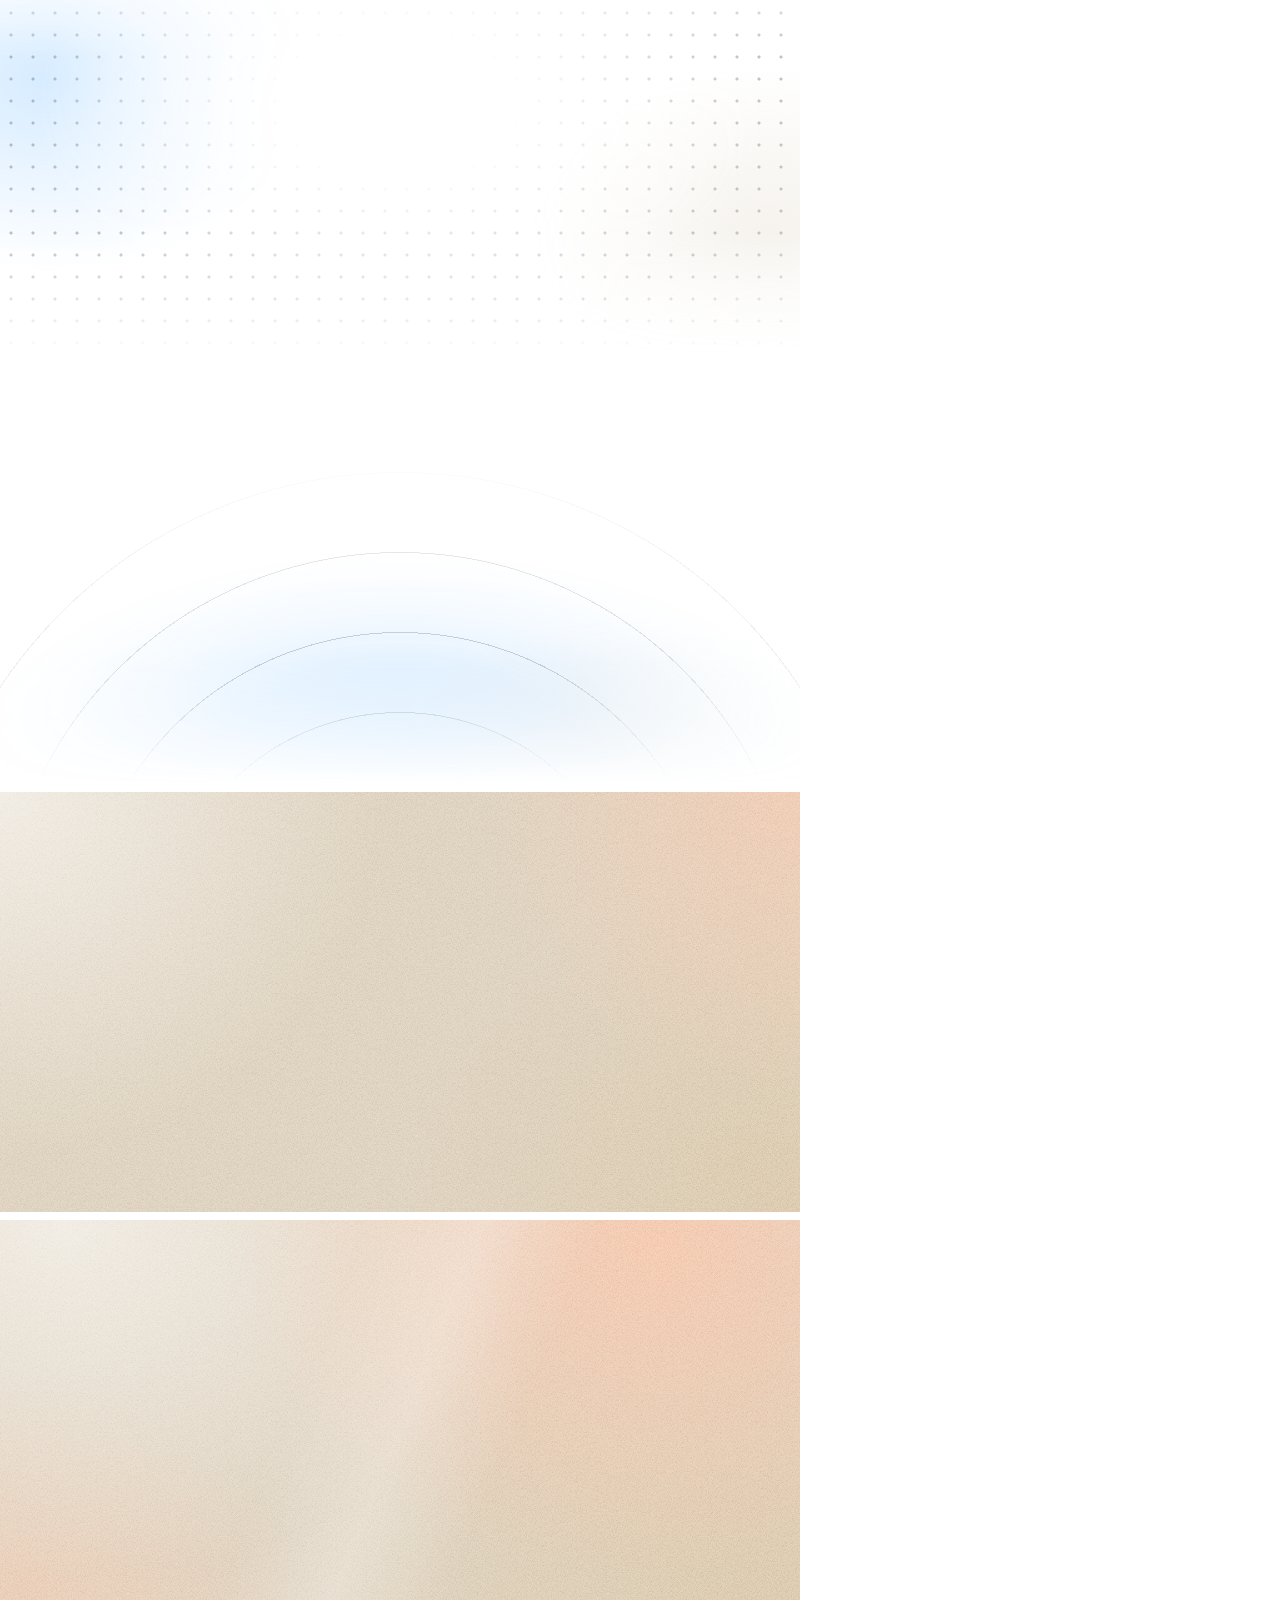
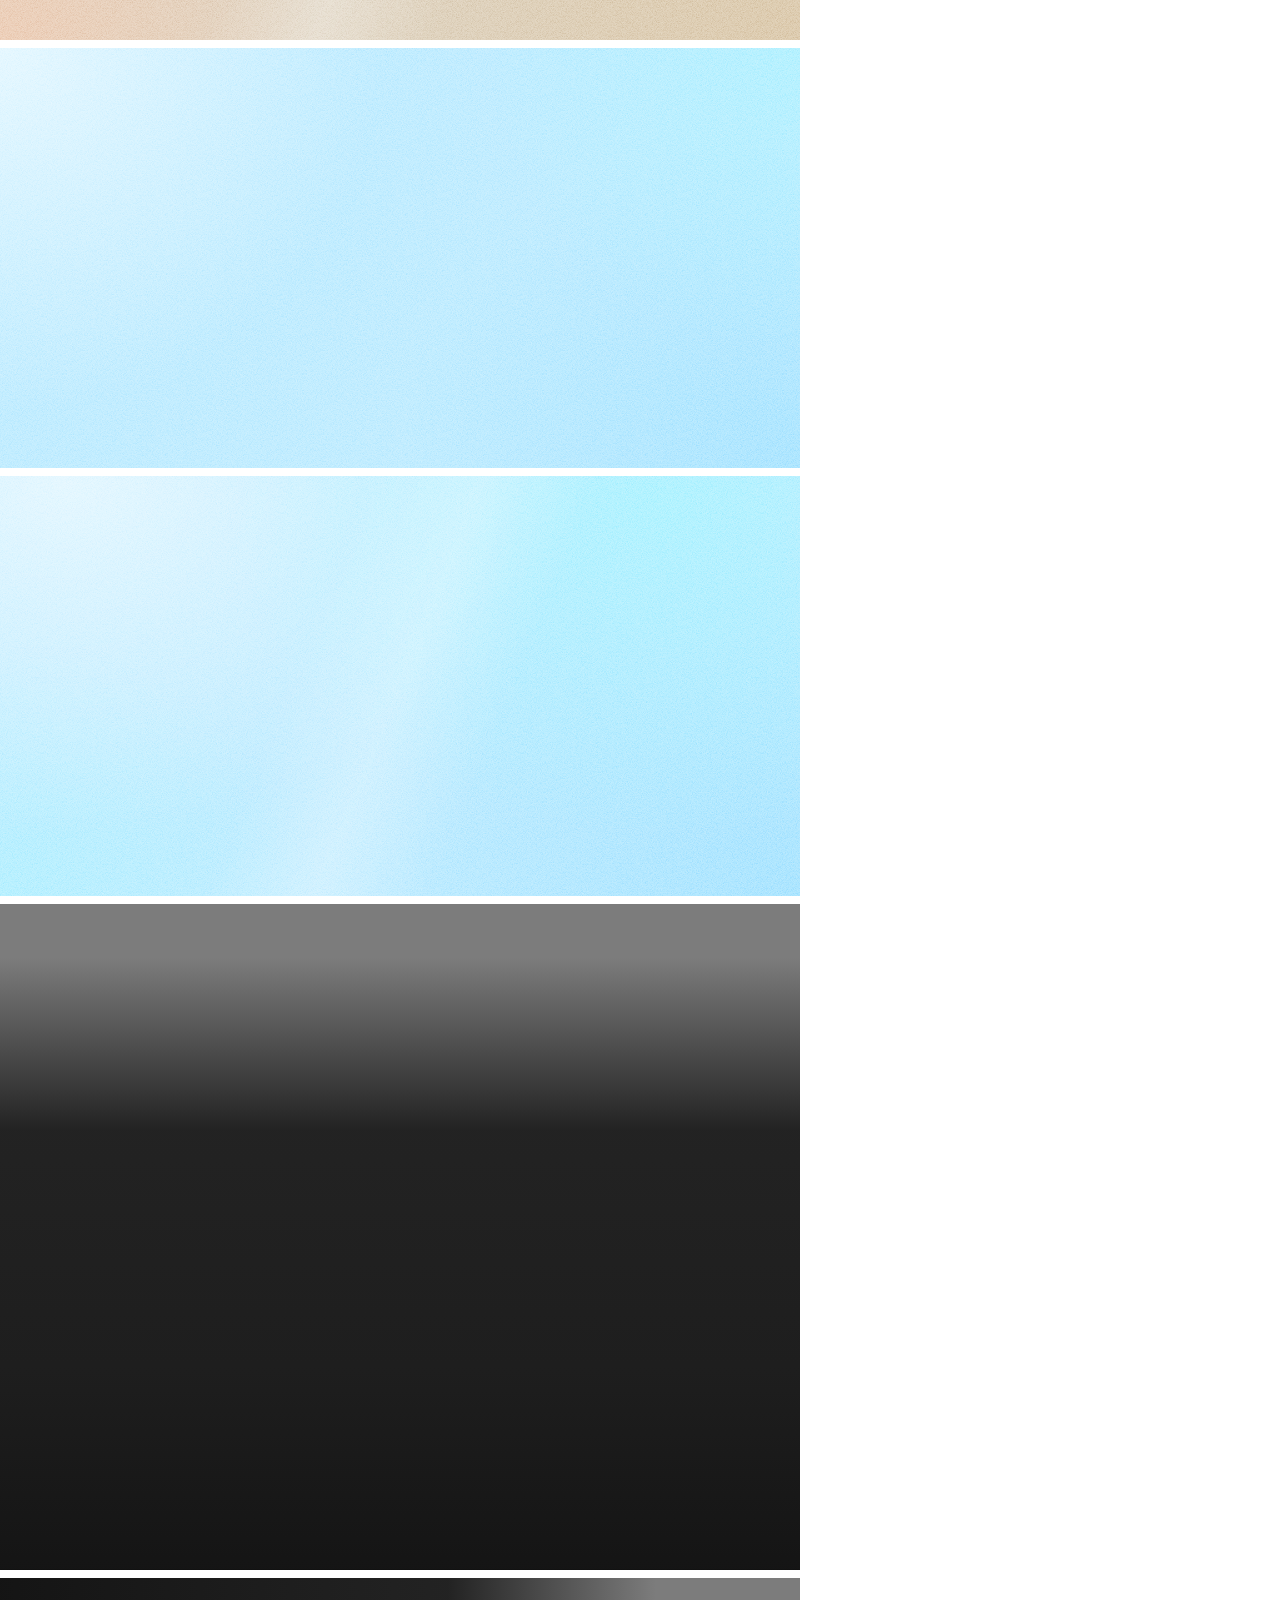
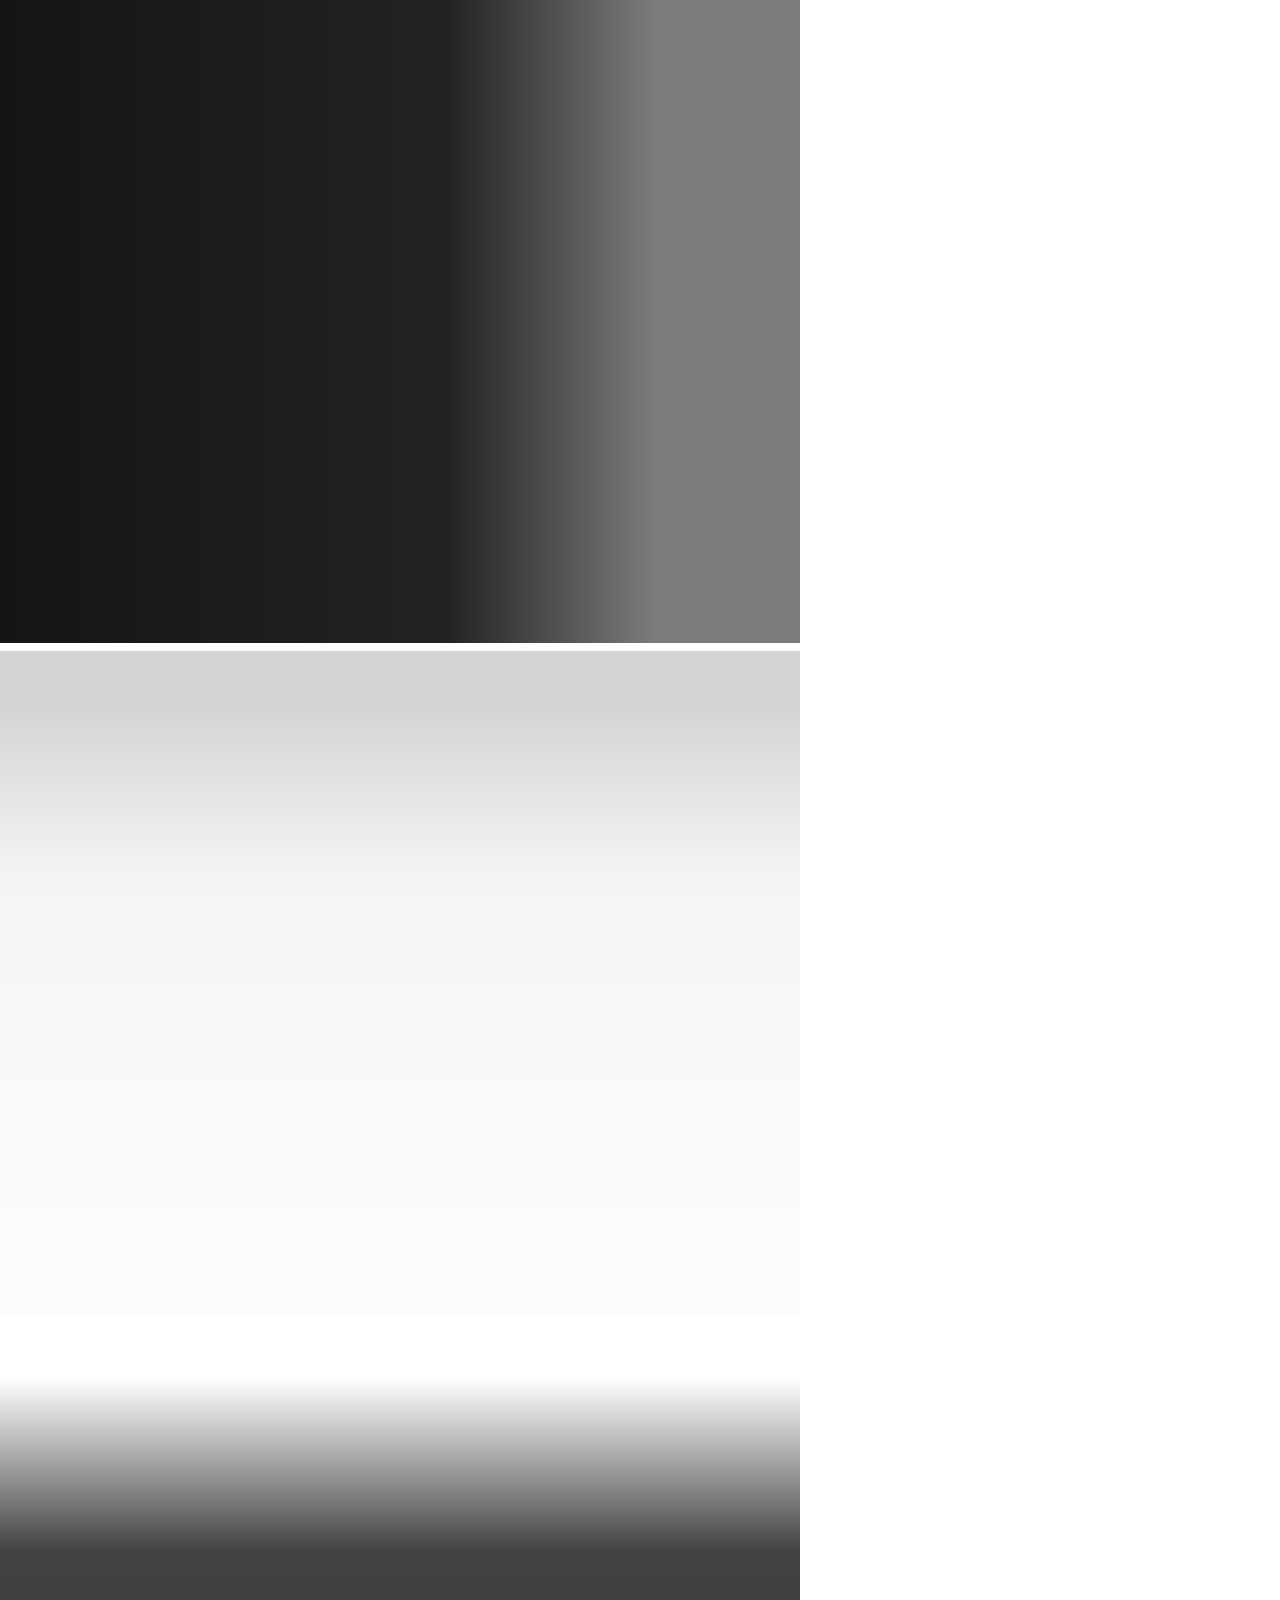
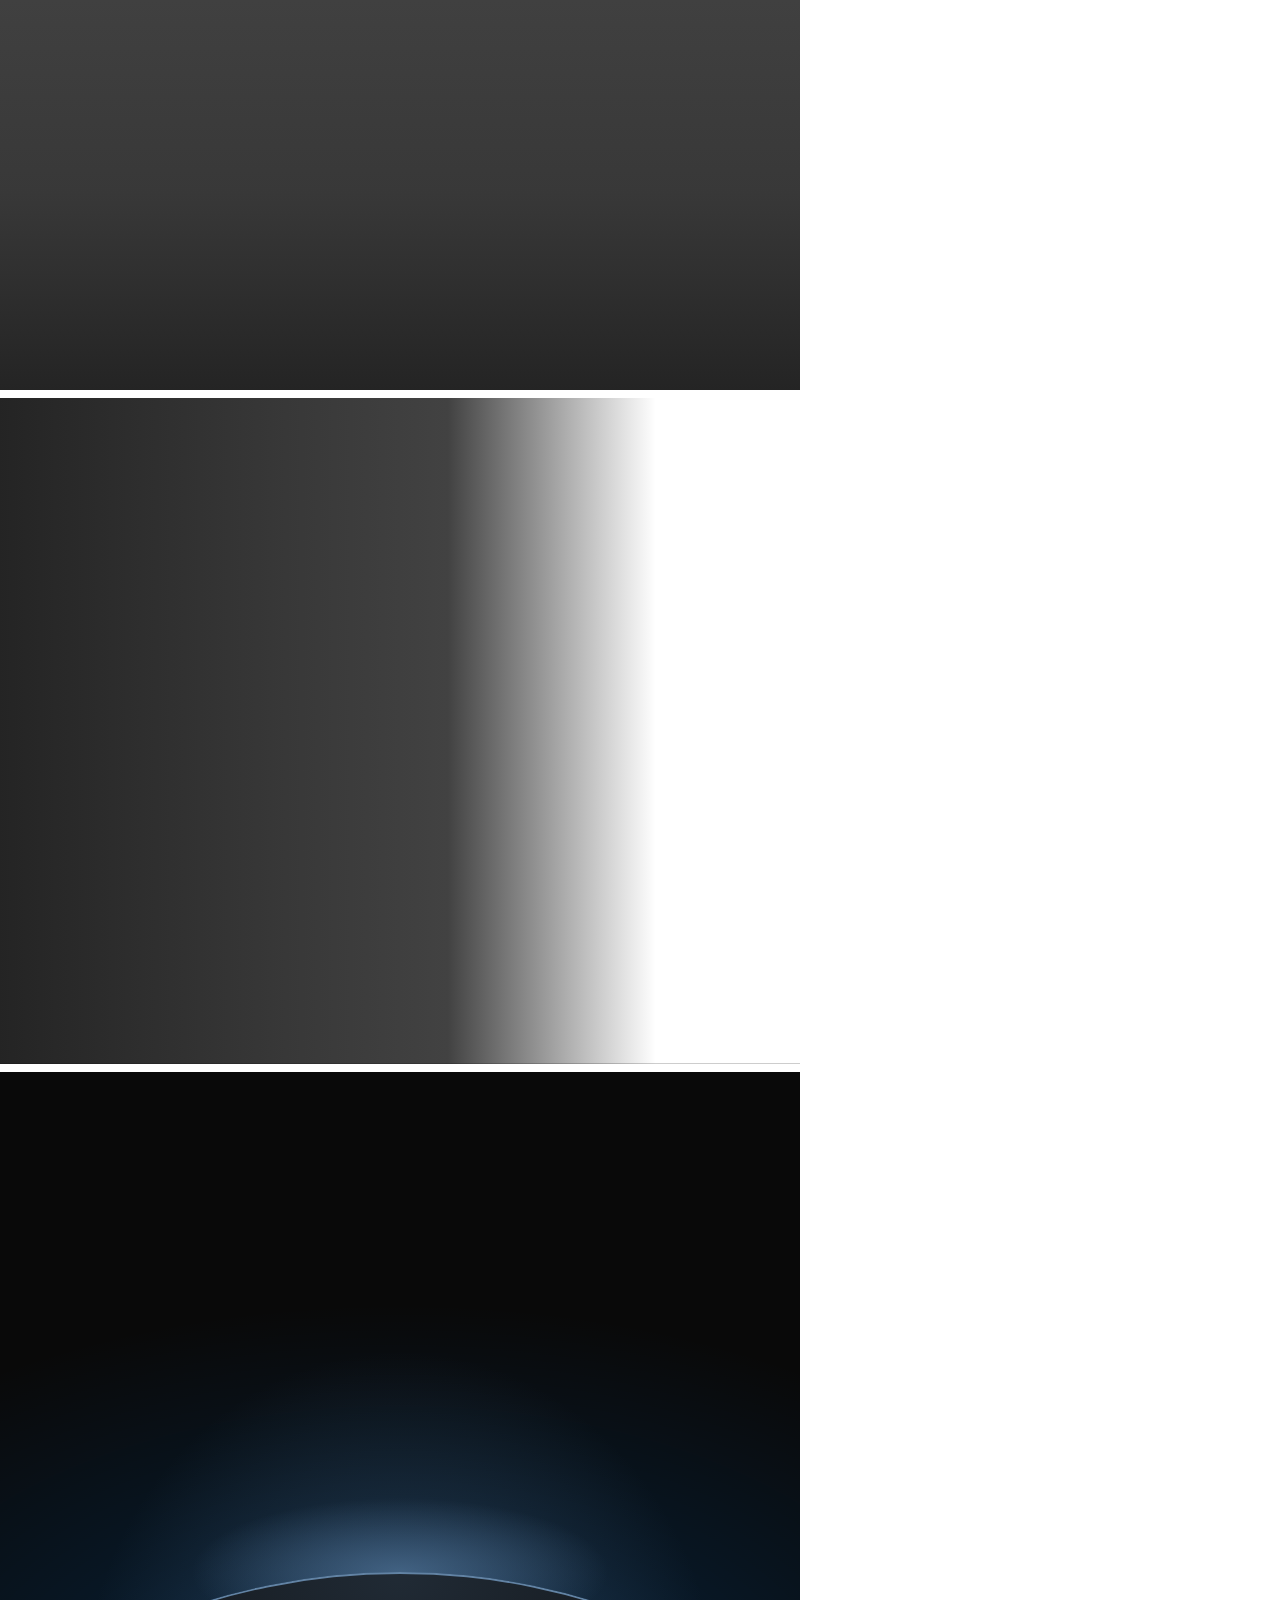
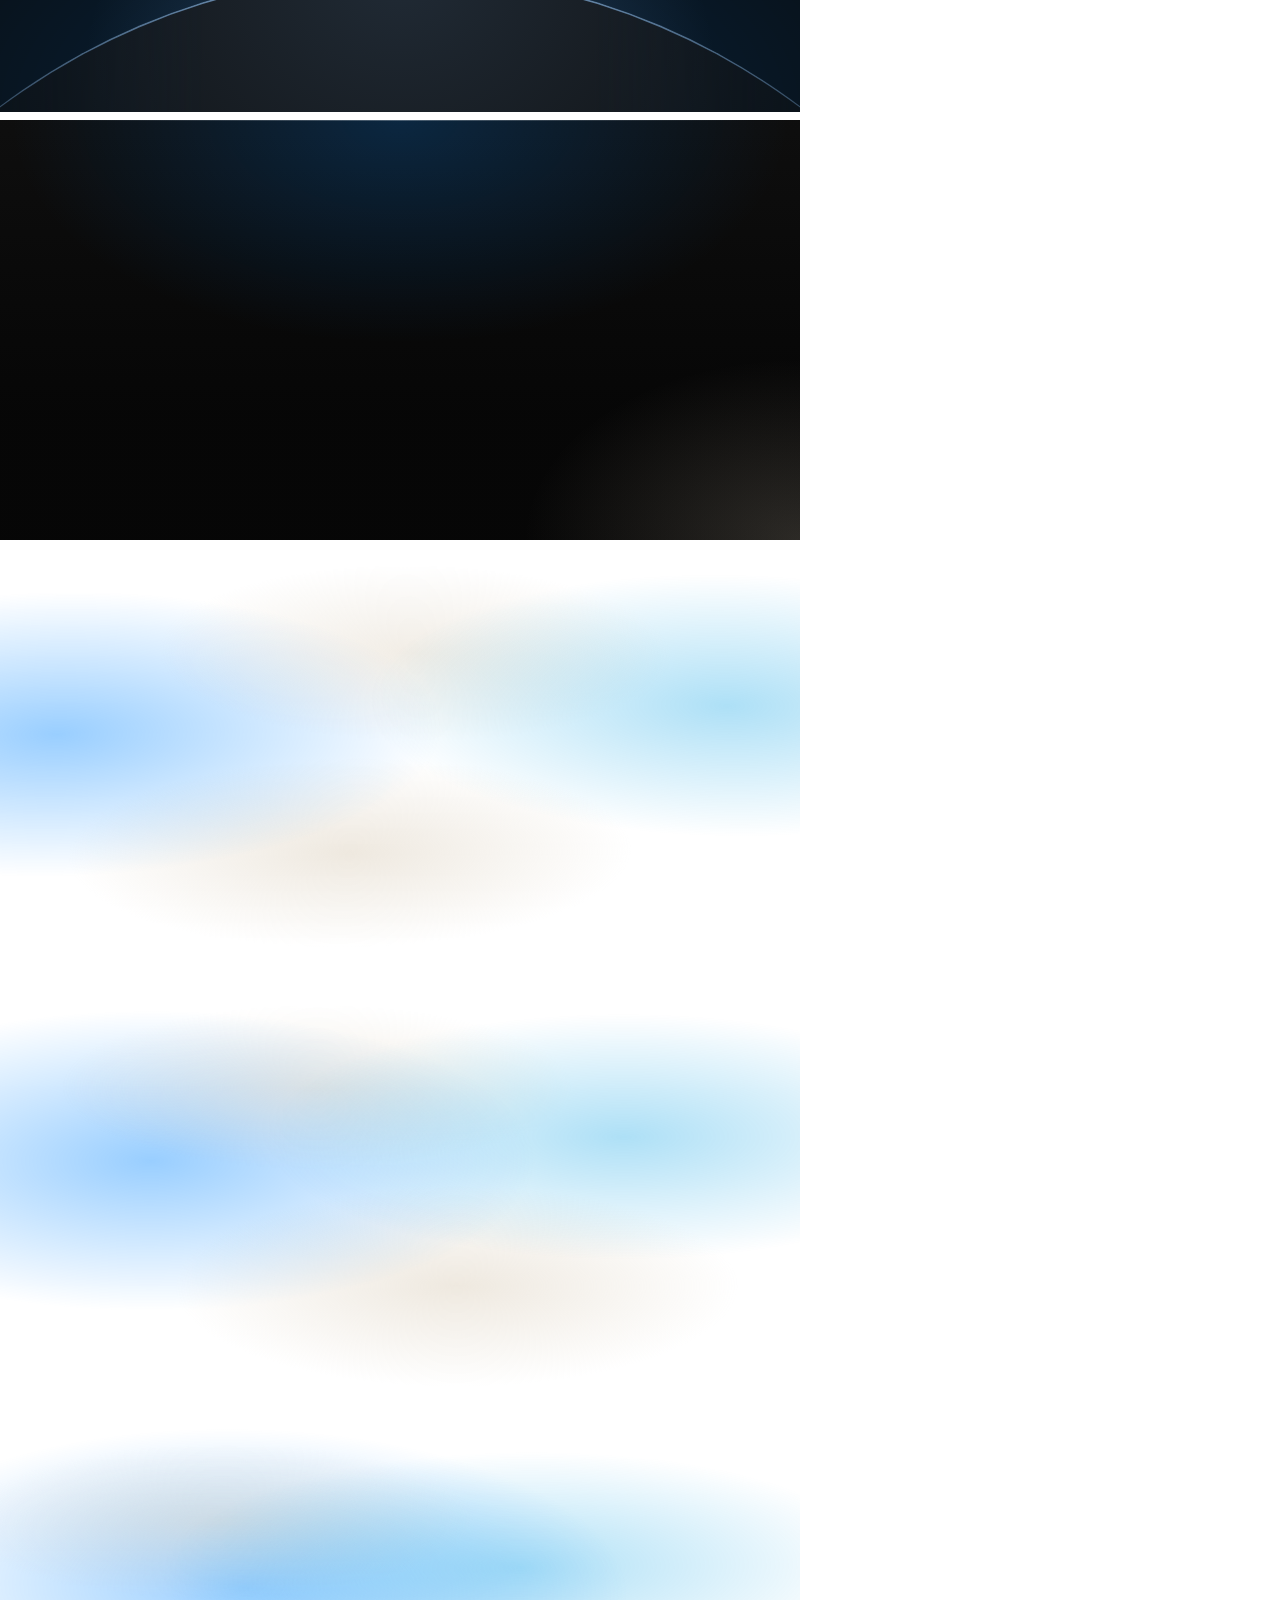
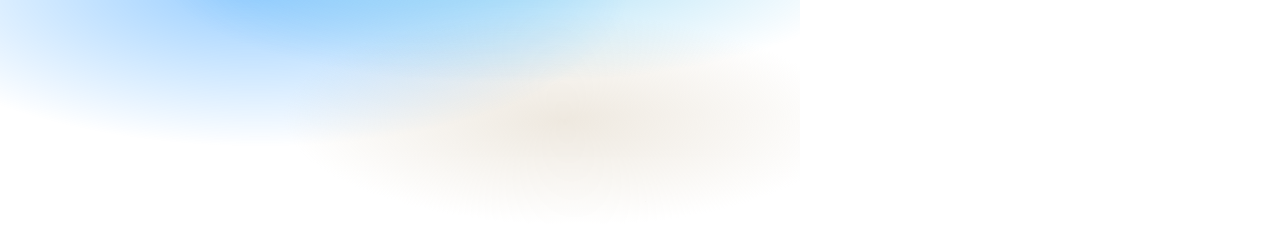
<file: assets/backgrounds/check.html>
<!doctype html>
<html lang="en" data-ground="sand">
<head>
<meta charset="utf-8">
<title>Backgrounds contrast check</title>
<!-- Every ground in a 800px box, for check.mjs: it sets a palette, screenshots the boxes and measures
     the ink and muted contrast on every pixel of each ground's text zone (index.json). The photograph
     grounds sit on a flat grey picture: #7c7c7c for the dark scrim, #d4d4d4 for the light one; and the worst case of the dark scrim: a white
     picture (white words on it). The light scrim is for pale photographs only. -->
<link rel="stylesheet" href="../system.css">
<link rel="stylesheet" href="backgrounds.css">
<style>body { margin: 0; width: 800px; } .box { width: 800px; margin: 0 0 8px; padding: 24px; font-size: 20px; } .pi, .pm { visibility: hidden; } .pi { color: var(--ink); } .pm { color: var(--muted); }  /* the liquid blobs held at the start, the middle and the end of their drift (the keyframes in backgrounds.css), so the text zone is measured where they stand under it */
  .at-start::before { animation: none; transform: translate3d(-7%, 0, 0) skewX(-7deg) scaleY(.94); } .at-start::after { animation: none; transform: translate3d(8%, 0, 0) skewX(6deg) scaleY(1.04); }
  .at-mid::before { animation: none; transform: translate3d(.5%, 0, 0) skewX(-.5deg) scaleY(.995); } .at-mid::after { animation: none; transform: translate3d(-.5%, 0, 0) scaleY(.98); }
  .at-end::before { animation: none; transform: translate3d(8%, 0, 0) skewX(6deg) scaleY(1.05); } .at-end::after { animation: none; transform: translate3d(-9%, 0, 0) skewX(-6deg) scaleY(.92); }
</style>
<script src="backgrounds.js" defer></script>
</head>
<body>
<div class="bg-mist box" data-g="mist" style="height:420px"><span class="pi">Ink</span> <span class="pm">Muted</span></div>
<div class="bg-halo box" data-g="halo" style="height:420px"><span class="pi">Ink</span> <span class="pm">Muted</span></div>
<div class="bg-grain box" data-g="grain" style="height:420px"><span class="pi">Ink</span> <span class="pm">Muted</span></div>
<div class="bg-paper box" data-g="paper" style="height:420px"><span class="pi">Ink</span> <span class="pm">Muted</span></div>
<div class="bg-dusk box" data-g="dusk" style="height:420px"><span class="pi">Ink</span> <span class="pm">Muted</span></div>
<div class="bg-topglow box" data-g="topglow" style="height:560px"><span class="pi">Ink</span> <span class="pm">Muted</span></div>
<div class="bg-ruled box" data-g="ruled" style="height:420px"><span class="pi">Ink</span> <span class="pm">Muted</span></div>
<div class="bg-dots box" data-g="dots" style="height:420px"><span class="pi">Ink</span> <span class="pm">Muted</span></div>
<div class="bg-arcs box" data-g="arcs" style="height:420px"><span class="pi">Ink</span> <span class="pm">Muted</span></div>
<div class="bg-band box" data-g="band" style="height:420px"><span class="pi">Ink</span> <span class="pm">Muted</span></div>
<div class="bg-field box" data-g="field" style="height:420px"><span class="pi">Ink</span> <span class="pm">Muted</span></div>
<div class="bg-band bg-tint box" data-g="band-tint" style="height:420px"><span class="pi">Ink</span> <span class="pm">Muted</span></div>
<div class="bg-field bg-tint box" data-g="field-tint" style="height:420px"><span class="pi">Ink</span> <span class="pm">Muted</span></div>
<div class="bg-photo box" data-g="photo" style="height:520px;--g-photo:linear-gradient(#7c7c7c,#7c7c7c)"><span class="pi">Ink</span> <span class="pm">Muted</span></div>
<div class="bg-photo bg-photo--left box" data-g="photo-left" style="height:520px;--g-photo:linear-gradient(#7c7c7c,#7c7c7c)"><span class="pi">Ink</span> <span class="pm">Muted</span></div>
<div class="bg-photo bg-photo--light box" data-g="photo-light" style="height:520px;--g-photo:linear-gradient(#d4d4d4,#d4d4d4)"><span class="pi">Ink</span> <span class="pm">Muted</span></div>
<div class="bg-photo box" data-g="photo-white" style="height:520px;--g-photo:linear-gradient(#fff,#fff)"><span class="pi">Ink</span> <span class="pm">Muted</span></div>
<div class="bg-photo bg-photo--left box" data-g="photo-left-white" style="height:520px;--g-photo:linear-gradient(#fff,#fff)"><span class="pi">Ink</span> <span class="pm">Muted</span></div>
<div class="bg-horizon box" data-g="horizon" style="height:640px"><span class="pi">Ink</span> <span class="pm">Muted</span></div>
<div class="bg-deep box" data-g="deep" style="height:420px"><span class="pi">Ink</span> <span class="pm">Muted</span></div>
<div class="bg-liquid box at-start" data-g="liquid" data-no-pause style="height:420px"><span class="pi">Ink</span> <span class="pm">Muted</span></div>
<div class="bg-liquid box at-mid" data-g="liquid-mid" data-no-pause style="height:420px"><span class="pi">Ink</span> <span class="pm">Muted</span></div>
<div class="bg-liquid box at-end" data-g="liquid-end" data-no-pause style="height:420px"><span class="pi">Ink</span> <span class="pm">Muted</span></div>

</body>
</html>
</file>
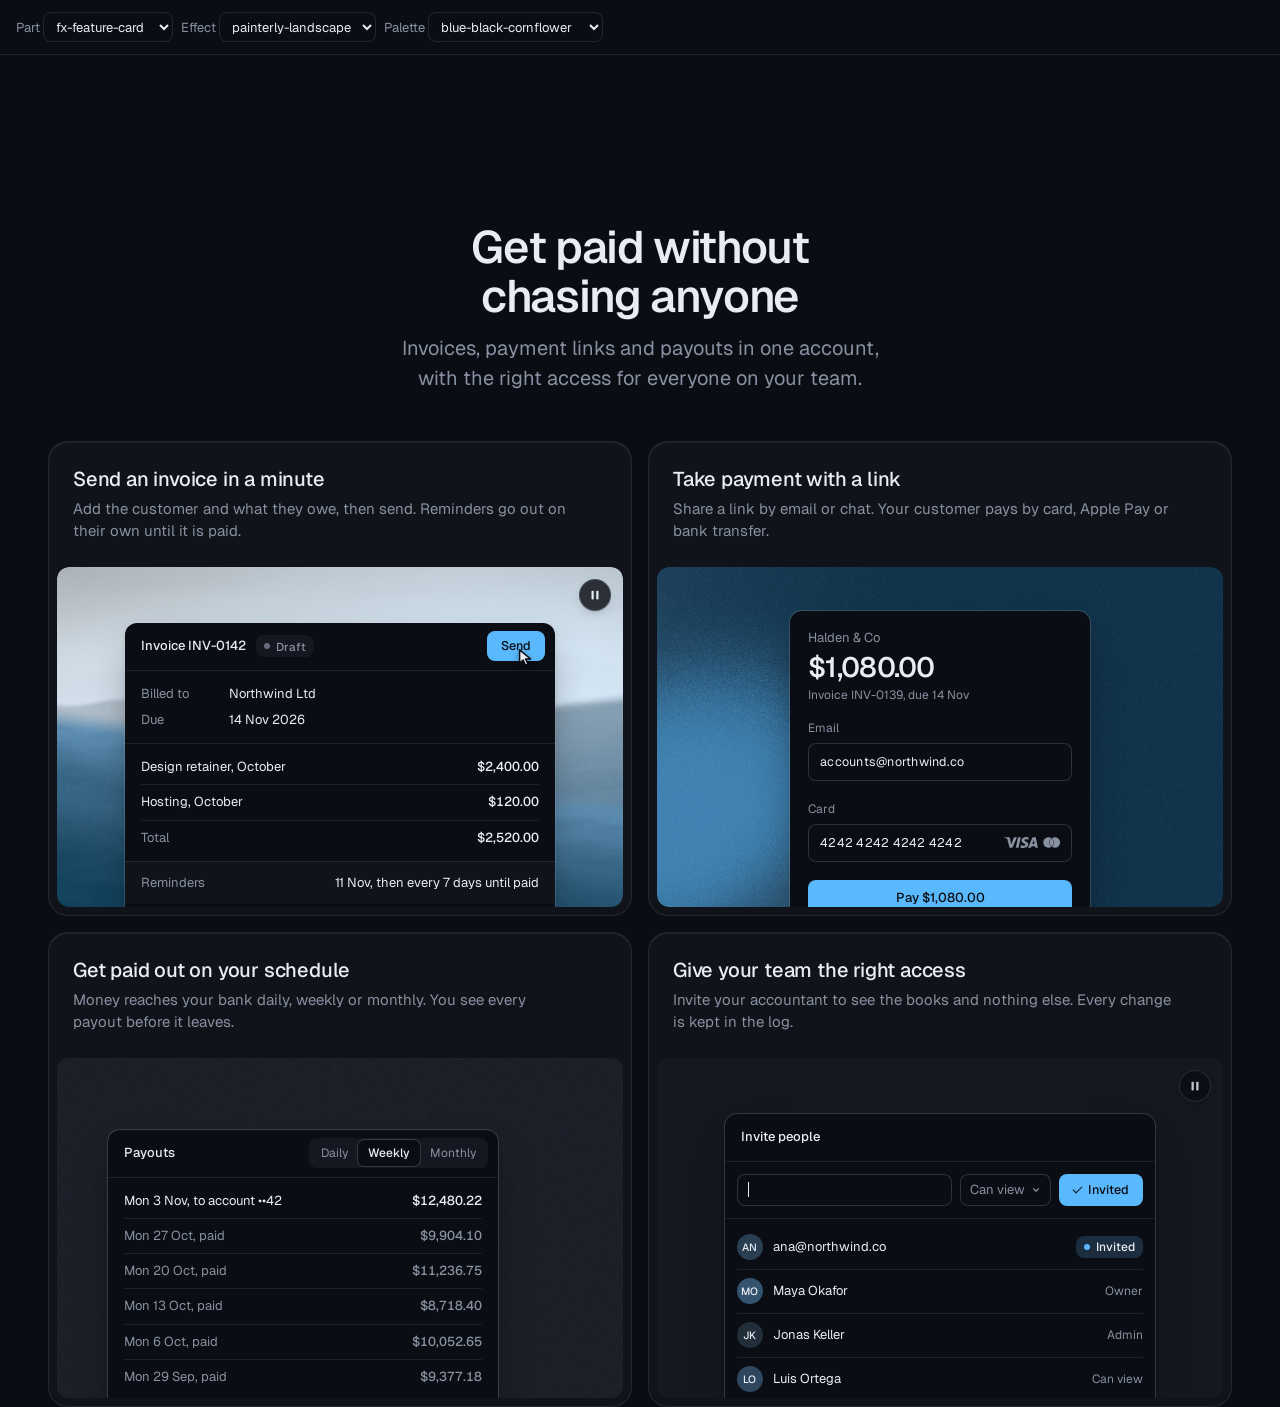
<file: assets/components/_lab.html>
<!doctype html>
<html lang="en" data-radius="soft">
<head>
<script>window.__tpGlMax = 16;   /* a gallery shows many live effects at once; a page of a site keeps the default 4 (fx.js) */</script>
<meta charset="utf-8">
<meta name="viewport" content="width=device-width, initial-scale=1">
<title>Component lab</title>
<link rel="preconnect" href="https://fonts.googleapis.com">
<link rel="preconnect" href="https://fonts.gstatic.com" crossorigin>
<link href="https://fonts.googleapis.com/css2?family=Geist:wght@100..900&family=Geist+Mono:wght@400..600&display=swap" rel="stylesheet">
<link rel="stylesheet" href="../system.css">
<link rel="stylesheet" href="./base.css">
<style>
  /* one component on its own, with a chosen effect (or object) and palette:
     _lab.html?c=fx-chart&fx=ruled-grounds&palette=white-link-blue&w=640 */
  :root { --font-display: "Geist", system-ui, sans-serif; --font-text: "Geist", system-ui, sans-serif; --font-mono: "Geist Mono", ui-monospace, monospace; --display-weight: 560; --display-tracking: -0.03em; }
  body { min-height: 100vh; margin: 0; }
  .bar { display: flex; flex-wrap: wrap; gap: 8px; align-items: center; padding: 12px 16px; border-bottom: 1px solid var(--line); font: 13px/1.4 var(--font-text); color: var(--muted); }
  .bar select { font: inherit; color: var(--ink); background: var(--bg); border: 1px solid var(--line); border-radius: var(--r-sm); height: 30px; padding: 0 8px; }
  .stage { padding: clamp(16px, 4vw, 48px); margin-inline: auto; }
</style>
</head>
<body>
<div class="bar">
  <label>Part <select id="c"></select></label>
  <label>Effect <select id="fx"></select></label>
  <label>Palette <select id="pal"></select></label>
</div>
<main class="stage" id="stage"></main>
<script type="module">
  import fx from '../effects/fx.js';
  const PARTS = ['fx-feature-card', 'fx-dither-object', 'fx-headline', 'fx-button', 'fx-prompt', 'fx-icon-tiles', 'fx-stat', 'fx-globe', 'fx-map', 'fx-chart', 'fx-bars', 'fx-band', 'fx-spotlight', 'fx-photo', 'fx-avatar', 'fx-search', 'fx-logos', 'fx-tabs', 'fx-pricing', 'fx-progress'];
  const PALETTES = {
    'blue-black-cornflower': { bg: '#0a0d14', surface: '#131824', ink: '#e9edf3', muted: '#8891a1', accent: '#5ab9fc', accentInk: '#0a0d14' },
    'graphite-safety-orange': { bg: '#18191b', surface: '#222427', ink: '#eff0f1', muted: '#9c9ea3', accent: '#ff4a1f', accentInk: '#18191b' },
    'white-link-blue': { bg: '#ffffff', surface: '#f4f4f4', ink: '#111111', muted: '#6b6b6b', accent: '#1a4be0', accentInk: '#ffffff' },
    'moss-sand': { bg: '#ddd6c6', surface: '#d2cab8', ink: '#2a2a26', muted: '#59574e', accent: '#4f6238', accentInk: '#ffffff' },
    'cobalt-field': { bg: '#0034eb', surface: '#002fd6', ink: '#ffffff', muted: '#dfe4f2', accent: '#e9e34a', accentInk: '#111111' },
  };
  const q = new URLSearchParams(location.search);
  const part = PARTS.includes(q.get('c')) ? q.get('c') : PARTS[0];
  const palId = PALETTES[q.get('palette')] ? q.get('palette') : 'blue-black-cornflower';
  const p = PALETTES[palId];
  const s = document.documentElement.style;
  const action = fx.color.contrast(p.accent, p.bg) >= 2.2 ? p.accent : p.ink;
  Object.entries({ '--p-bg': p.bg, '--p-surface': p.surface, '--p-ink': p.ink, '--p-muted': p.muted, '--p-accent': p.accent, '--p-accent-ink': p.accentInk, '--p-action': action, '--p-action-ink': action === p.accent ? p.accentInk : p.bg }).forEach(([k, v]) => s.setProperty(k, v));
  s.colorScheme = fx.color.isDark(p.bg) ? 'dark' : 'light';
  if (q.has('fallback')) fx.config.forceFallback = true;
  // one part at a time: at most 4 live WebGL contexts on this page
  fx.config.maxLive = 4;
  if (q.has('w')) document.getElementById('stage').style.maxWidth = q.get('w') + 'px';

  const base = `./${part}/`;
  const [meta, html, mod] = await Promise.all([fetch(base + 'meta.json').then(r => r.json()), fetch(base + 'component.html').then(r => r.text()), import(base + 'component.js')]);
  const link = Object.assign(document.createElement('link'), { rel: 'stylesheet', href: base + 'component.css' });
  document.head.append(link);
  await new Promise(r => { link.onload = link.onerror = r; });
  const choices = meta.effects?.length ? meta.effects : meta.objects || [];
  const chosen = choices.includes(q.get('fx')) ? q.get('fx') : meta.default;
  const stage = document.getElementById('stage');
  stage.innerHTML = html;
  const root = stage.firstElementChild;
  // the chosen effect goes where the part reads it: data-cx-object, data-cx-fill, or data-cx-effect on the root
  // the dither object: one figure set to the chosen object (one live object, as on a page); no caption under it
  if (meta.objects) {
    const fig = root.matches('[data-cx-object]') ? root : root.querySelector('[data-cx-object]');
    fig.dataset.cxObject = chosen;
    if (q.get('render') === 'studio') fig.dataset.cxRender = 'studio';
    fig.querySelector('.cx-obj__stage').removeAttribute('aria-label');
    fig.style.maxWidth = '720px';
  }
  // without ?fx= the markup keeps its own effects (the feature card mixes a landscape and a grain: setting
  // the default on every panel would paint the grain panel as a landscape too)
  else if (!choices.includes(q.get('fx'))) { /* as written */ }
  else if (root.querySelector('[data-cx-fill]')) root.querySelectorAll('[data-cx-fill]').forEach(el => { el.dataset.cxFill = chosen; });
  else if (root.querySelector('[data-cx-effect]')) root.querySelectorAll('[data-cx-effect]').forEach(el => { el.dataset.cxEffect = chosen; });
  else root.dataset.cxEffect = chosen;
  // the map draws its baked streets; an effect named with ?fx= shows its fallback ground (no map data) instead
  if (part === 'fx-map' && choices.includes(q.get('fx'))) delete root.dataset.cxMap;
  await document.fonts.ready;
  window.__part = mod.default(root);
  setTimeout(() => { document.documentElement.dataset.ready = '1'; }, 1200);

  const fill = (sel, list, cur, key) => {
    const el = document.getElementById(sel);
    el.innerHTML = list.map(v => `<option${v === cur ? ' selected' : ''}>${v}</option>`).join('');
    el.addEventListener('change', () => { q.set(key, el.value); if (key === 'c') q.delete('fx'); location.search = q.toString(); });
  };
  fill('c', PARTS, part, 'c');
  // a part whose default is none (the map's streets, the photograph as it is) lists none first, so the
  // select never shows an effect that is not on
  fill('fx', meta.default === 'none' ? ['none', ...choices] : choices, chosen, 'fx');
  fill('pal', Object.keys(PALETTES), palId, 'palette');
</script>
</body>
</html>
</file>
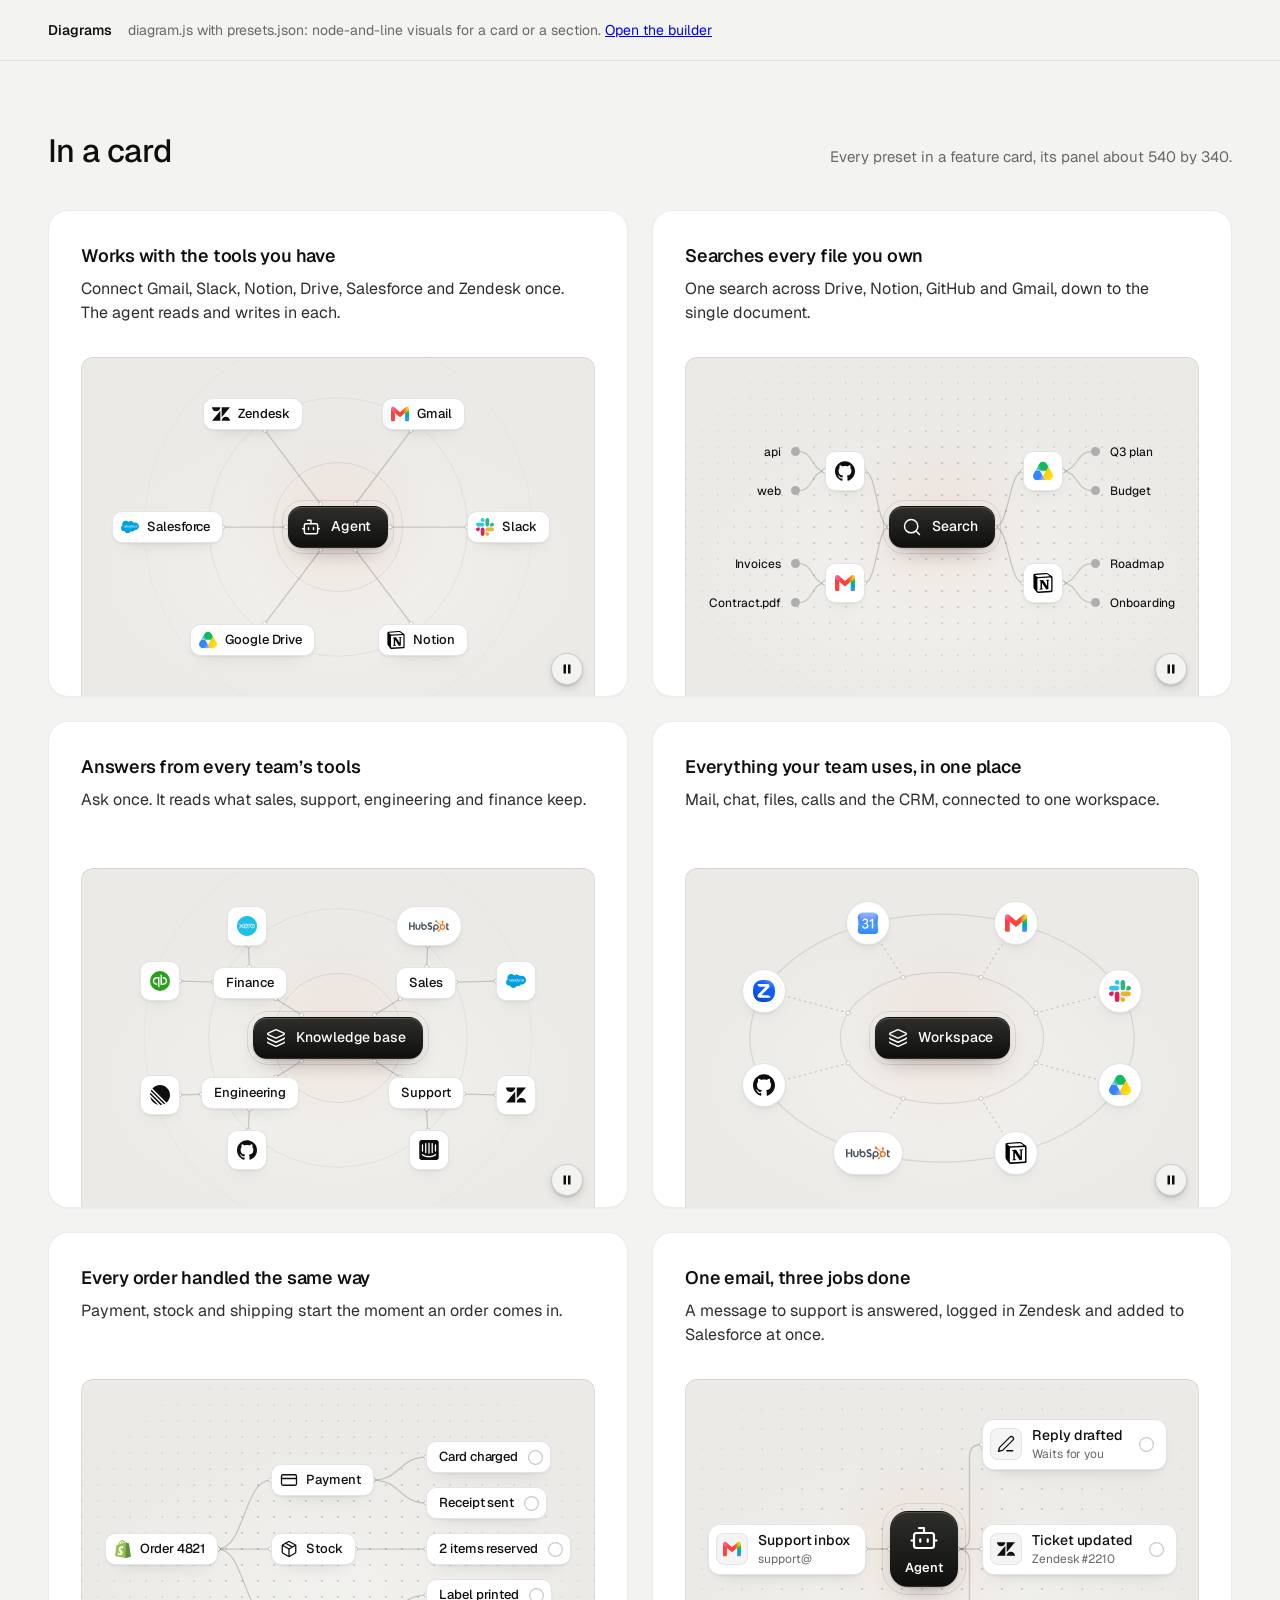
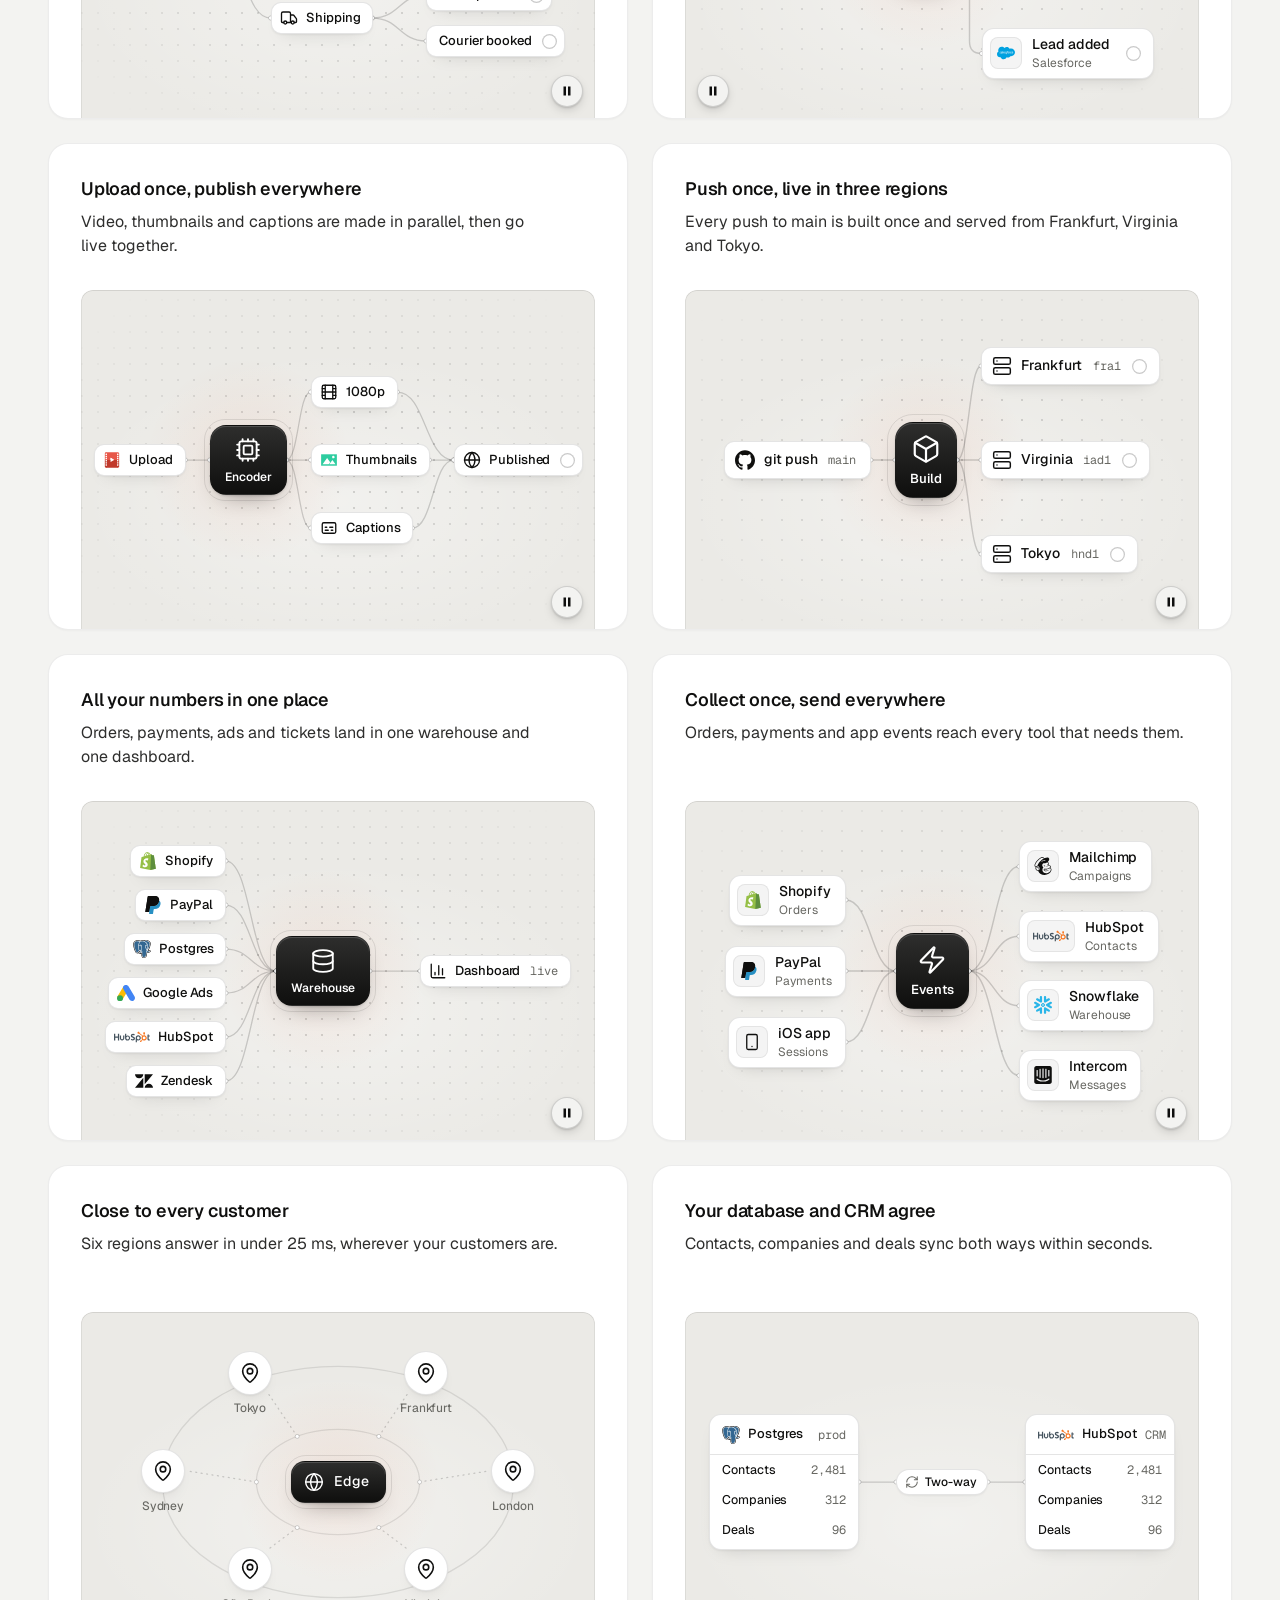
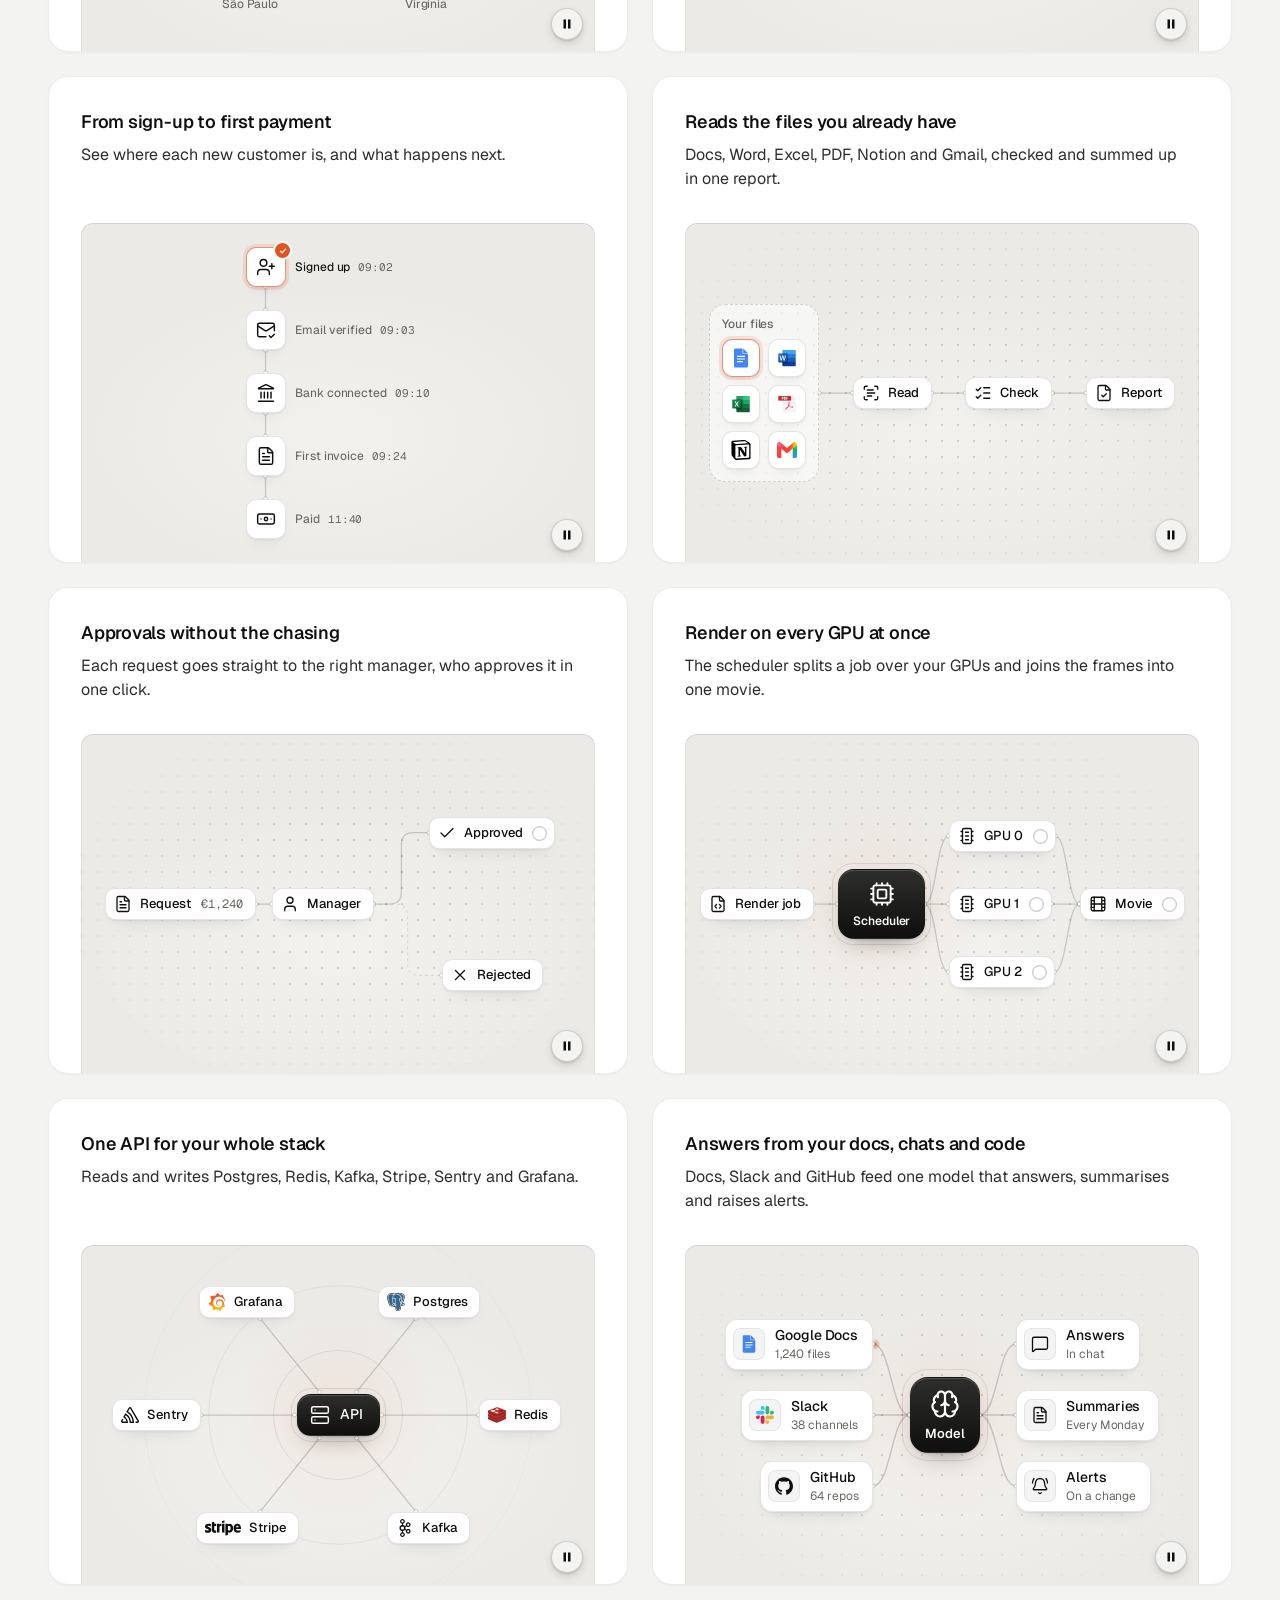
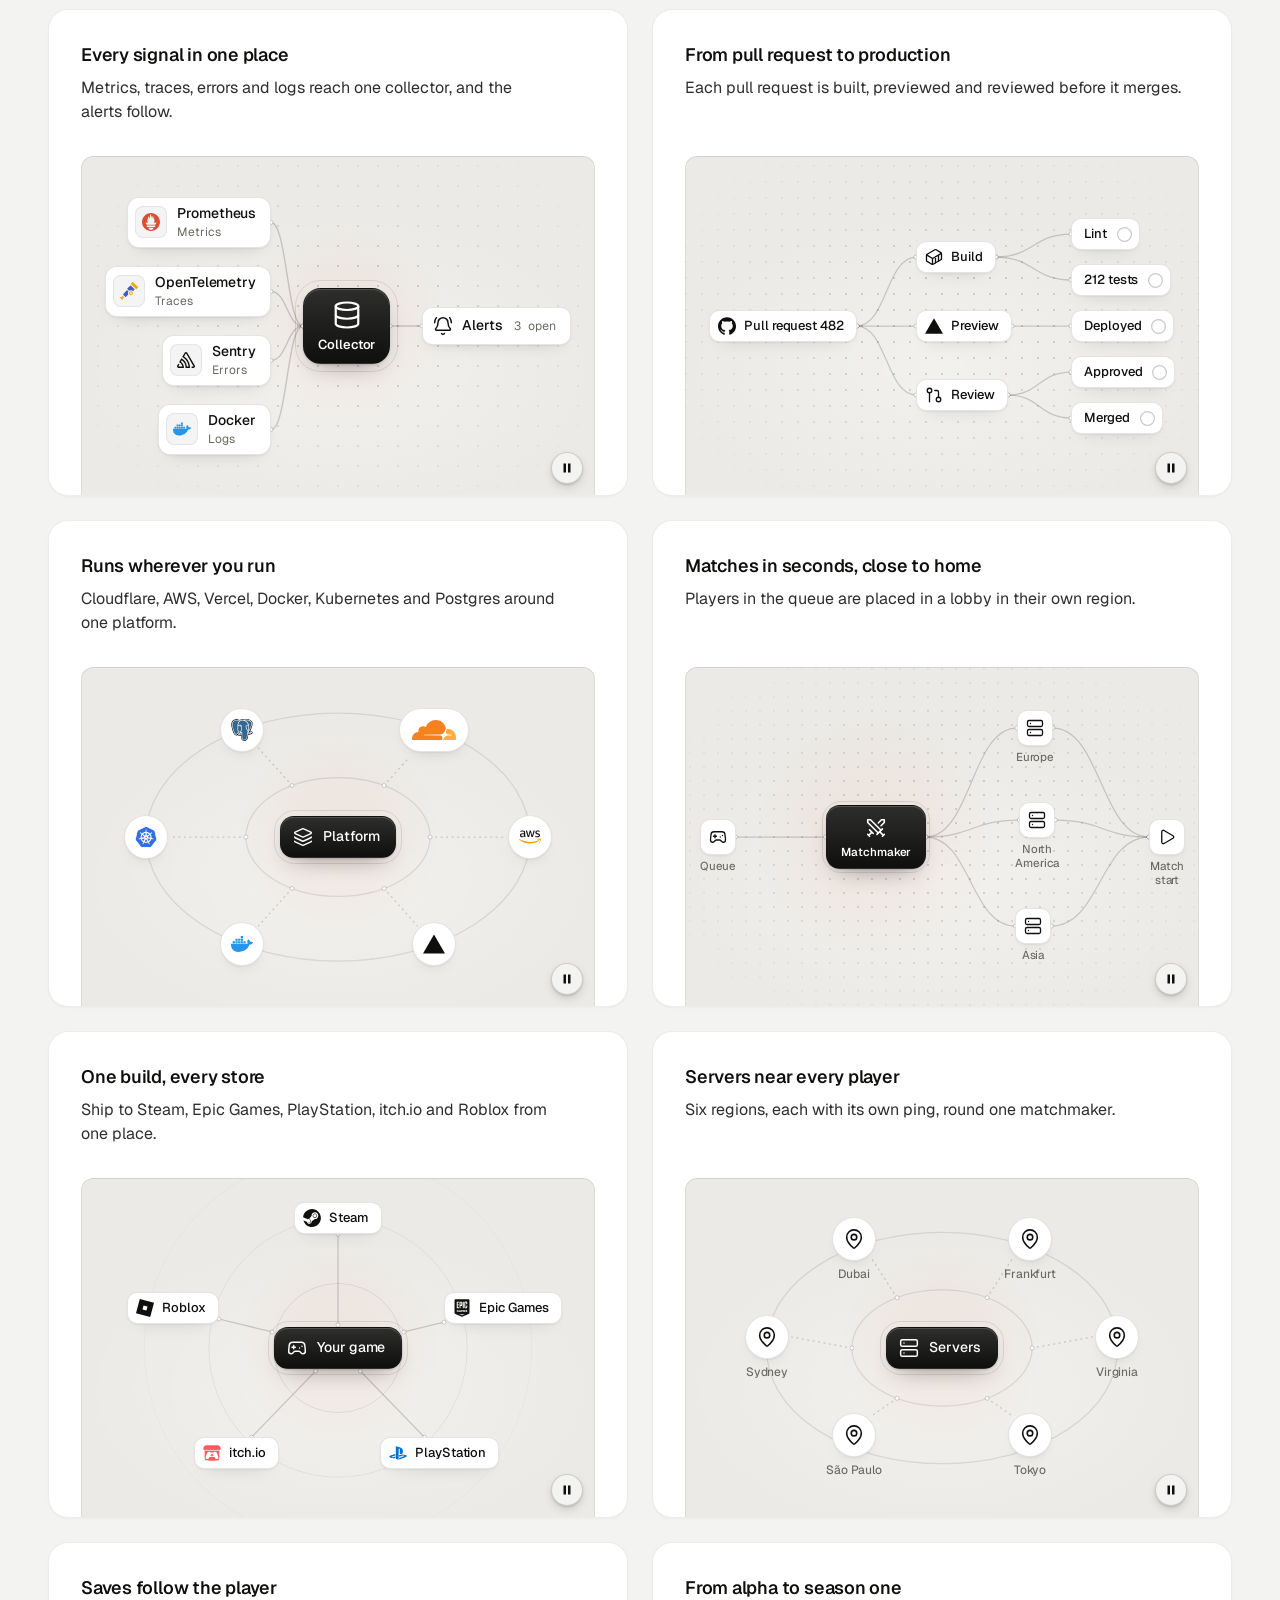
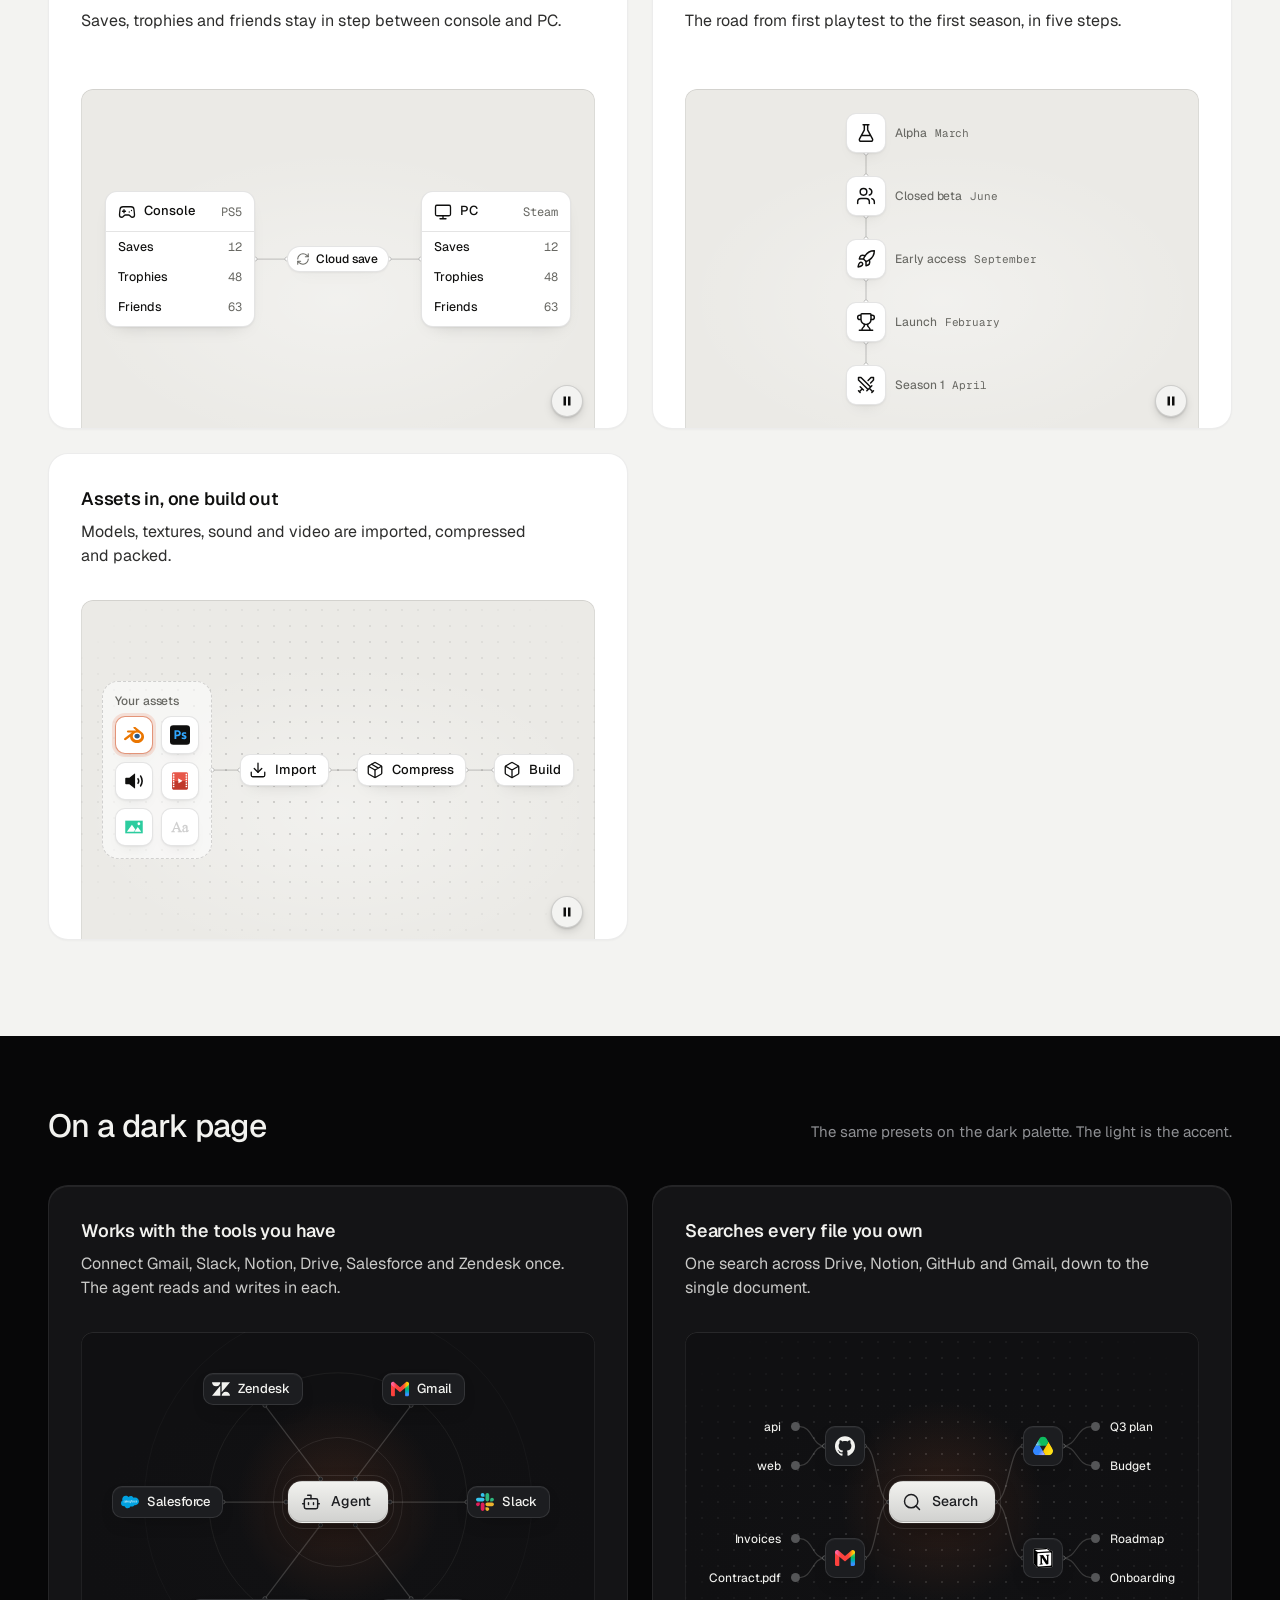
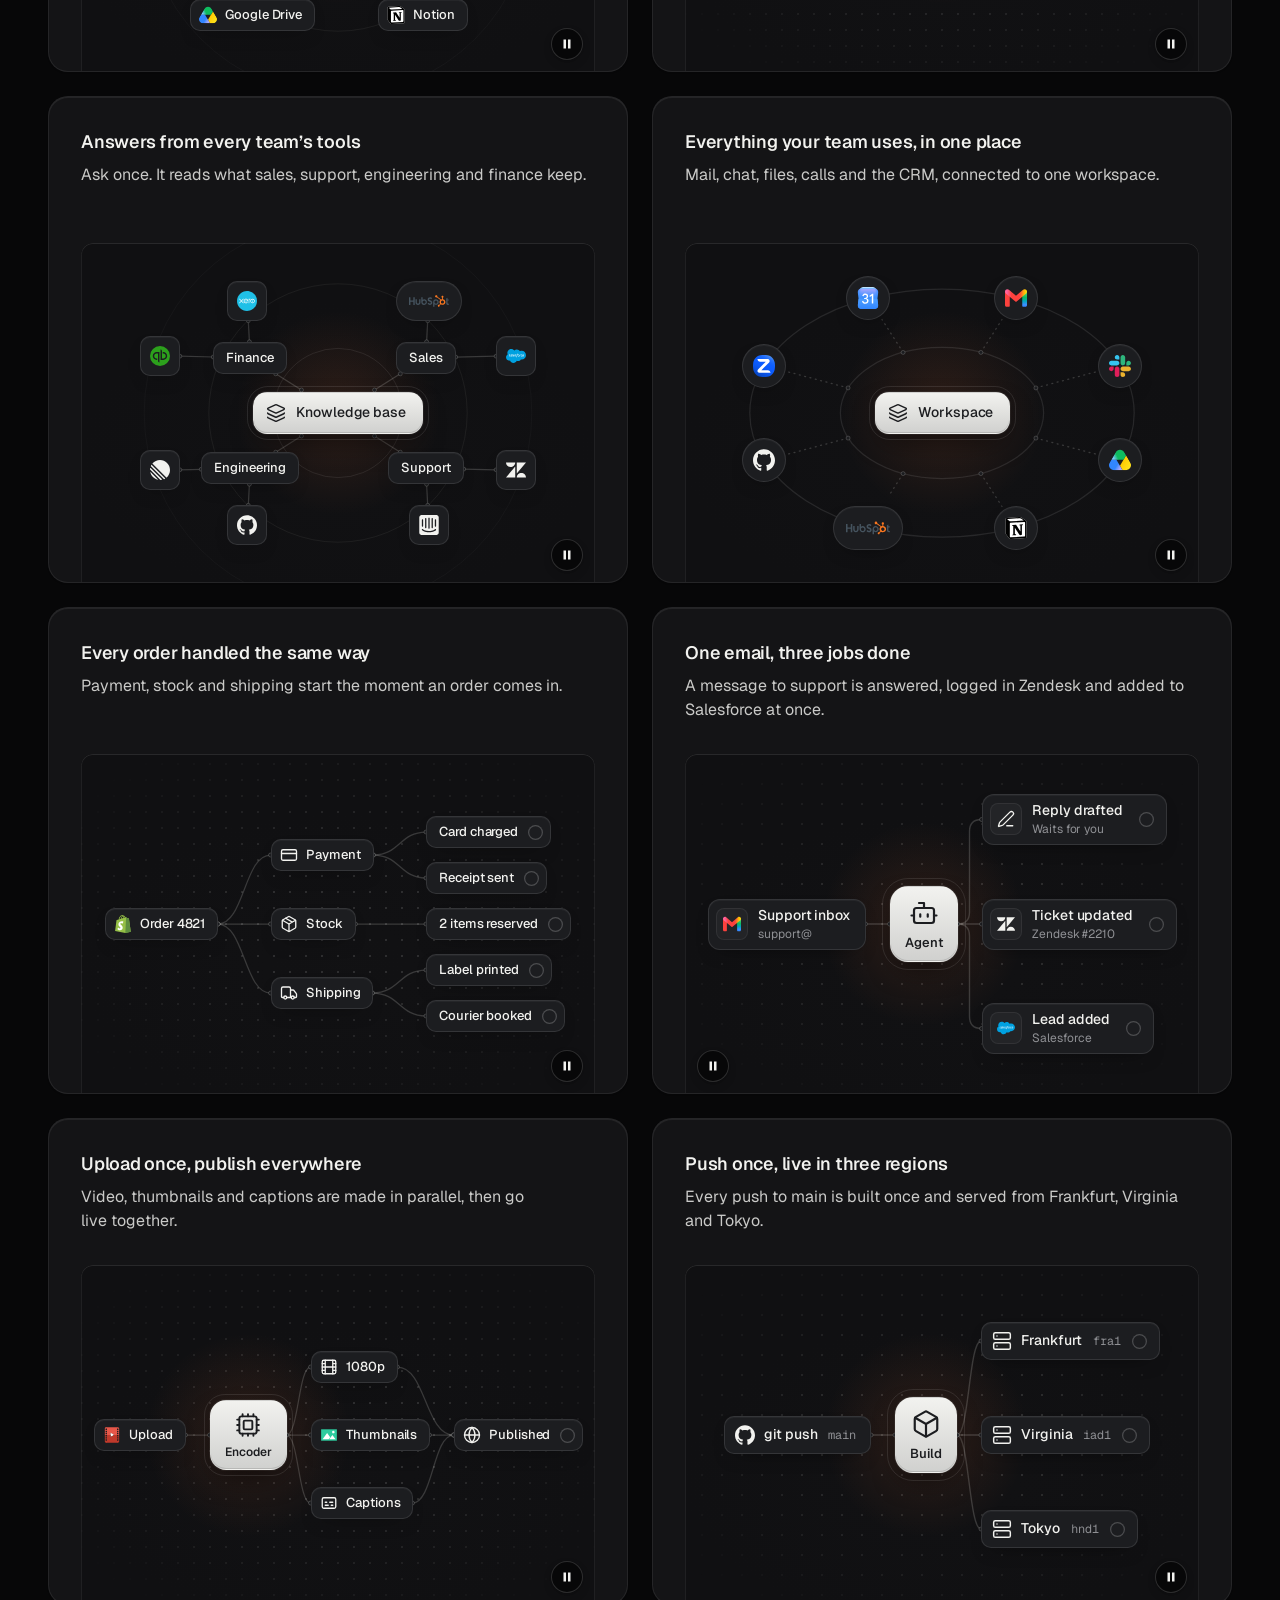
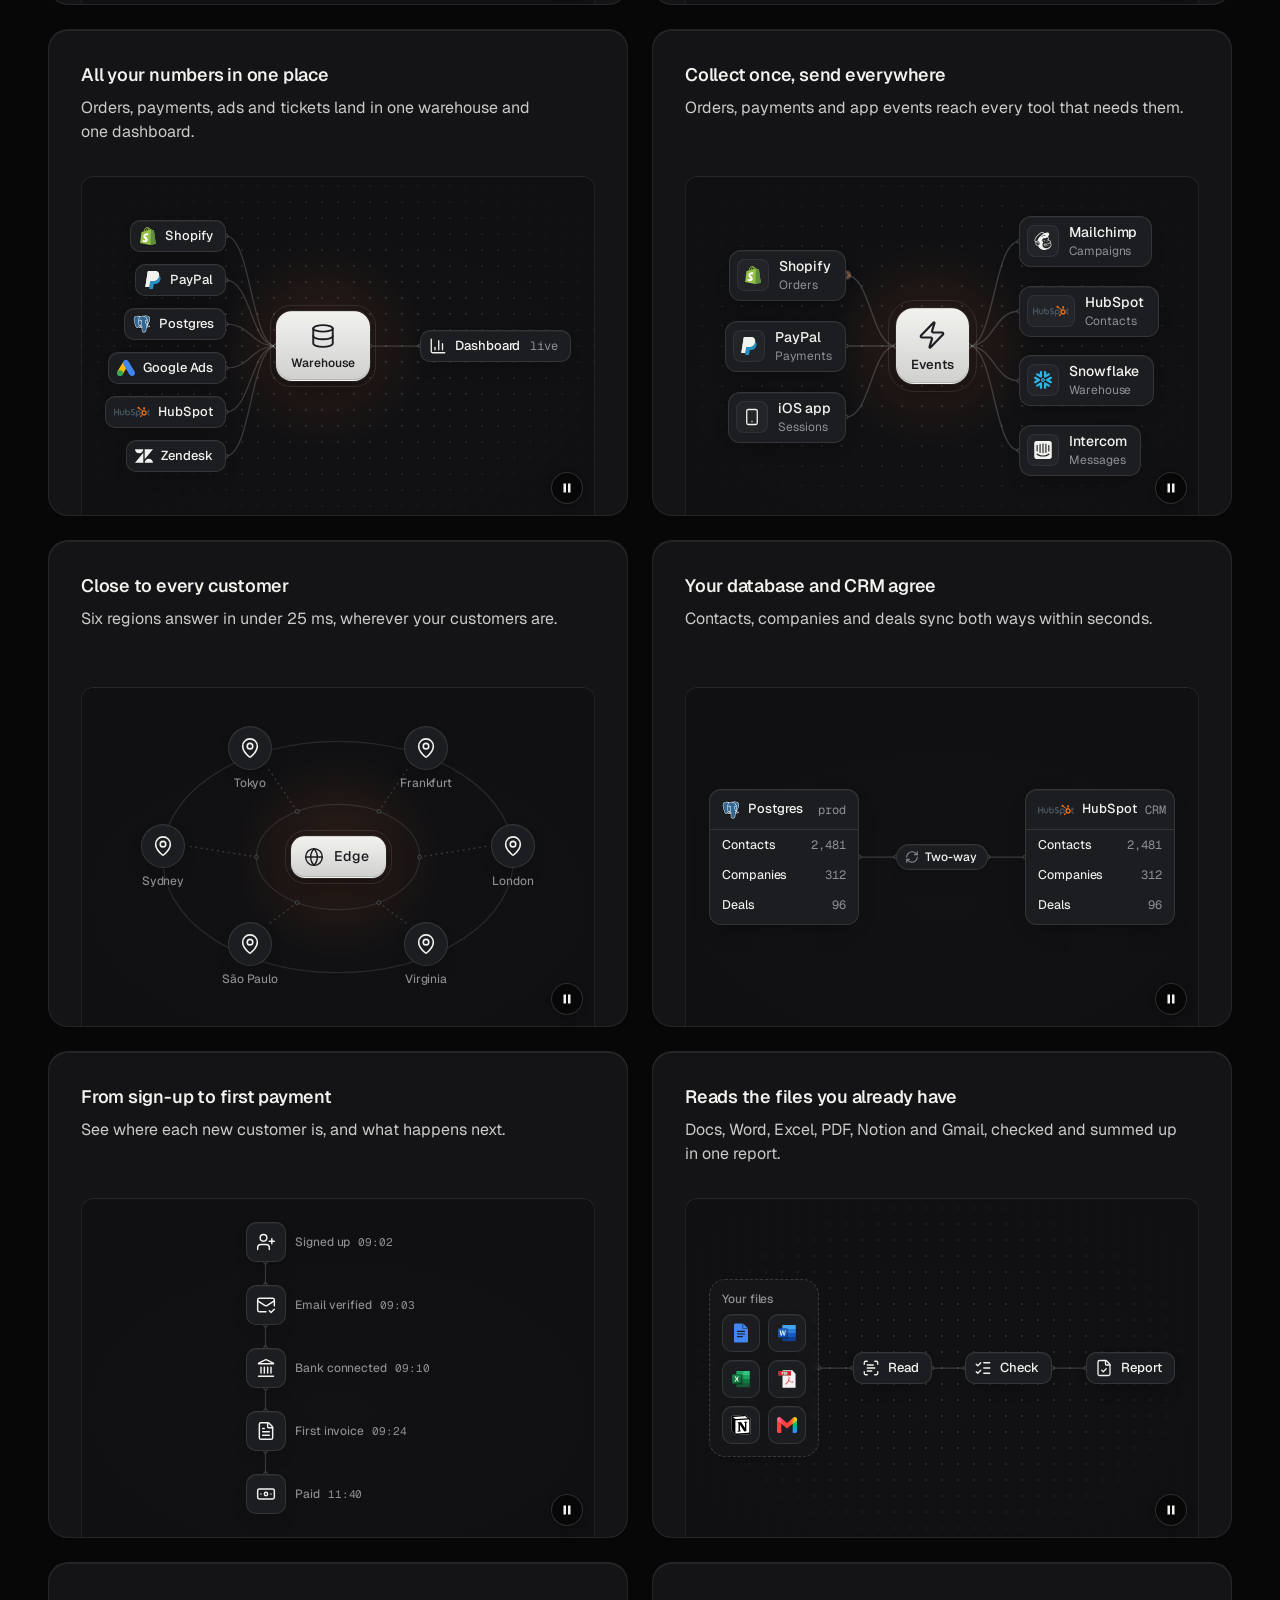
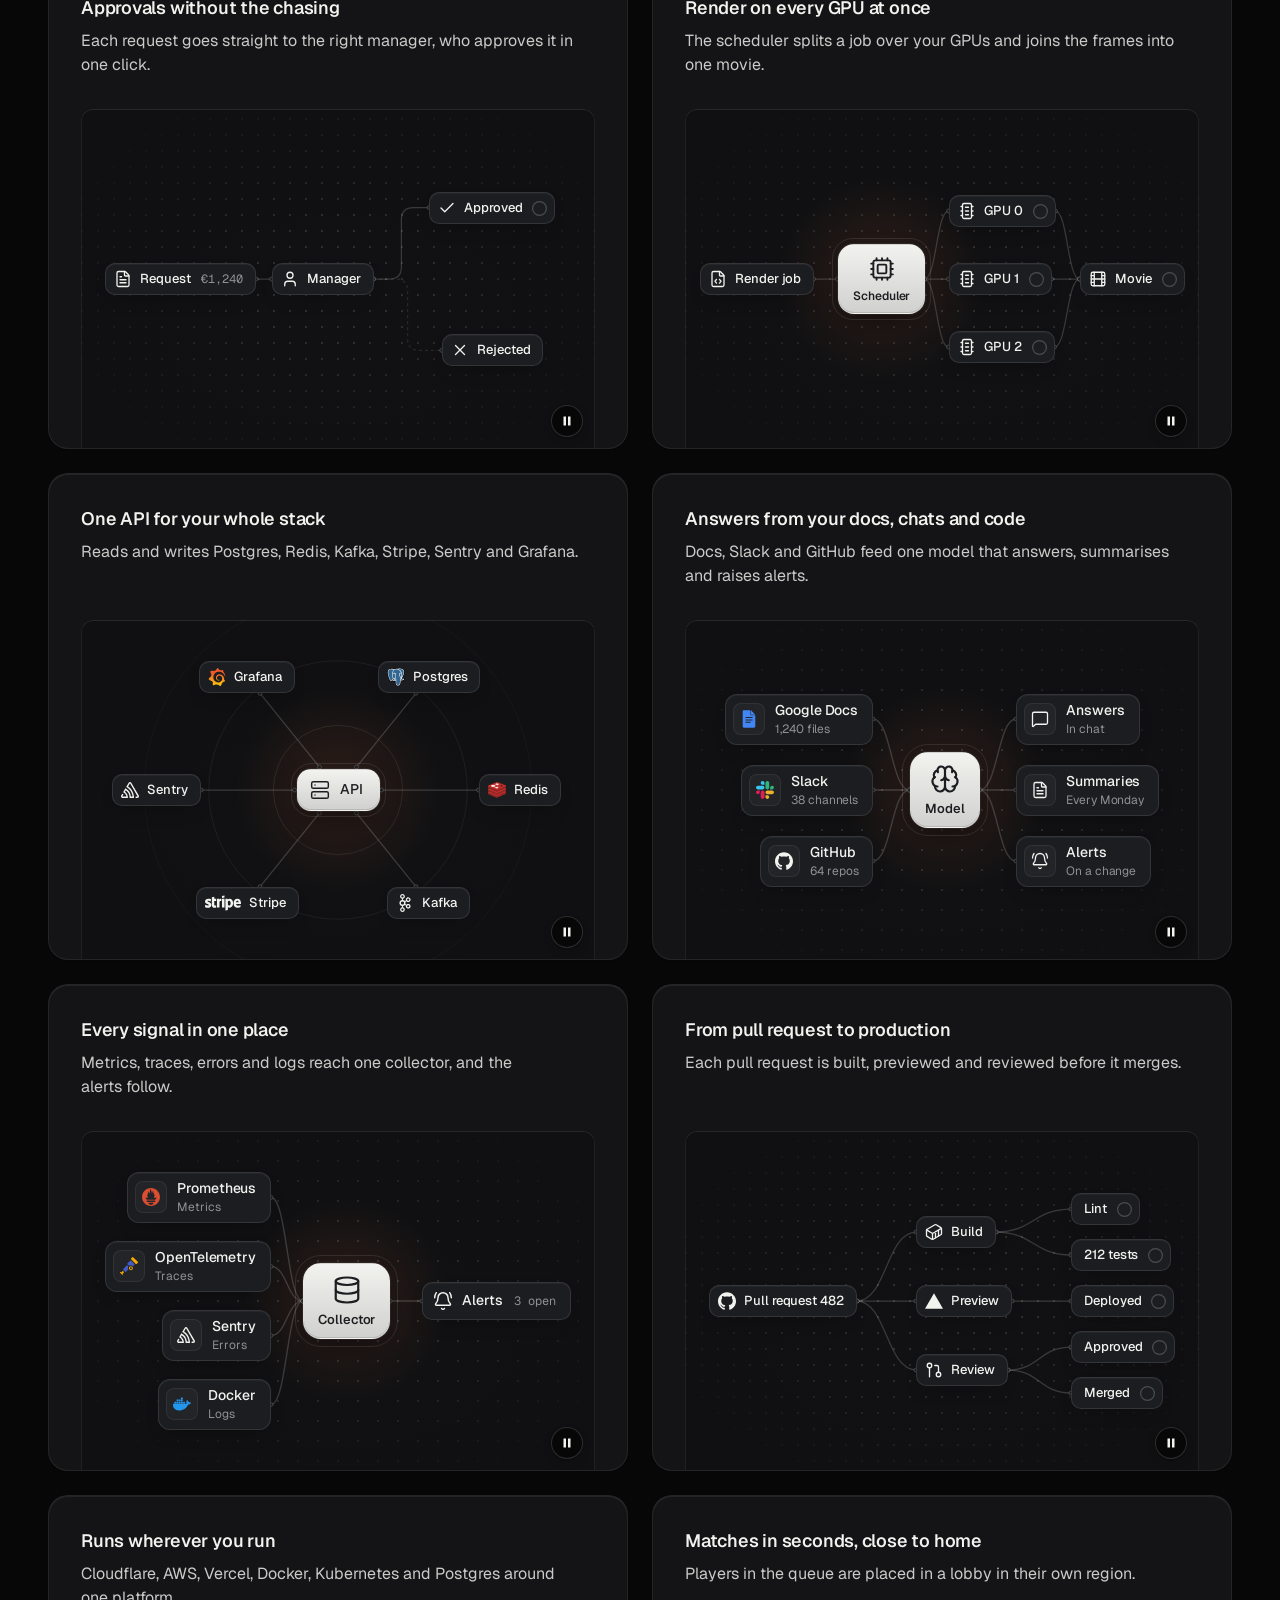
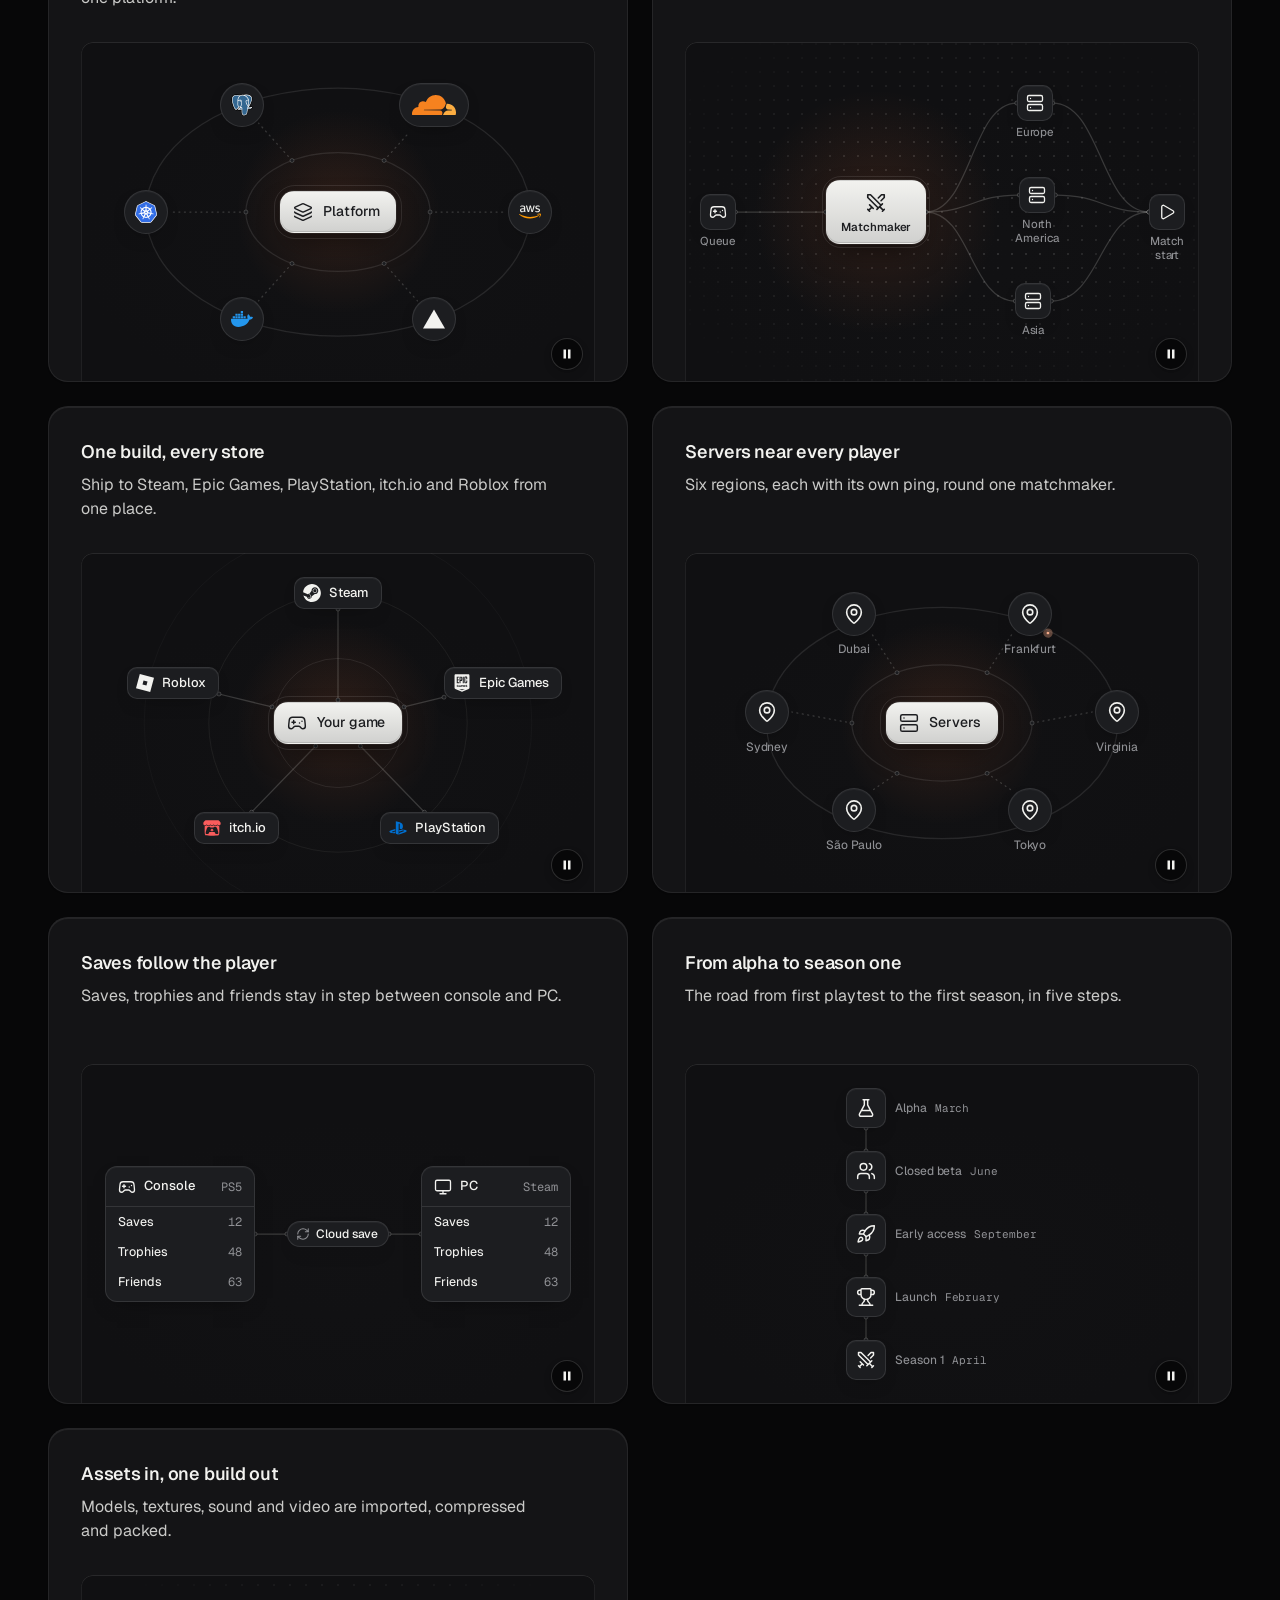
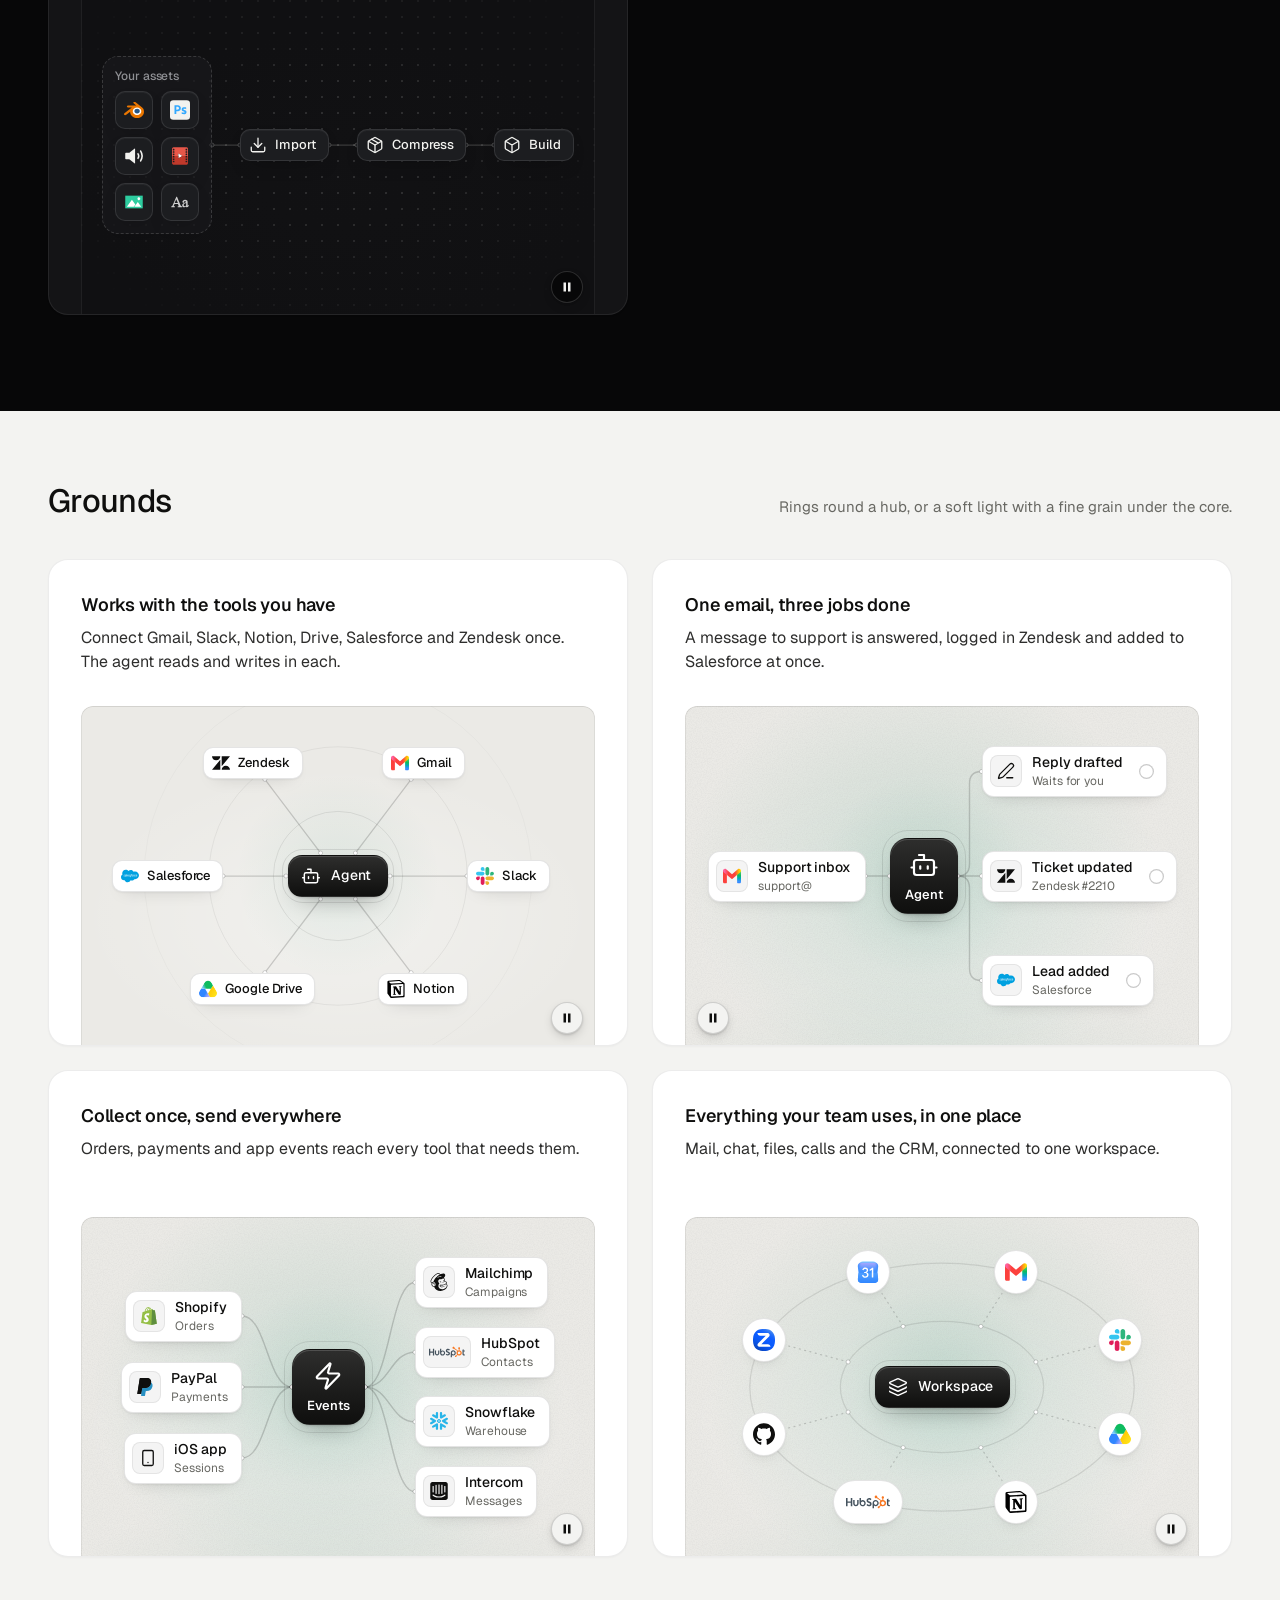
<file: assets/diagrams/demo.html>
<!doctype html>
<html lang="en">
<head>
<meta charset="utf-8">
<meta name="viewport" content="width=device-width, initial-scale=1">
<title>Diagrams</title>
<link rel="preconnect" href="https://fonts.googleapis.com">
<link rel="preconnect" href="https://fonts.gstatic.com" crossorigin>
<link href="https://fonts.googleapis.com/css2?family=Geist:wght@300..700&family=Geist+Mono:wght@400;500&display=swap" rel="stylesheet">
<link rel="stylesheet" href="../ui/cards.css">
<link rel="stylesheet" href="diagram.css">
<style>
  /* two page palettes (the same as assets/ui/cards.html); every colour of the cards and the diagrams
     comes from these */
  :root {
    --font-text: "Geist", system-ui, sans-serif;
    --font-display: "Geist", system-ui, sans-serif;
    --font-mono: "Geist Mono", ui-monospace, monospace;
  }
  [data-theme="light"] {
    --bg: #f3f3f1; --card: #ffffff; --ink: #0f0f0e; --muted: #686863; --accent: #e5531c; --accent-ink: #ffffff; --frag: #ffffff; --ground-bg: #ebeae6; --ground-accent: #dcd9d0;
  }
  [data-theme="light"][data-accent="blue"] { --accent: #2456e8; }
  [data-theme="light"][data-accent="green"] { --accent: #16825d; }
  [data-theme="dark"] {
    --bg: #070708; --card: #141416; --ink: #f2f2ef; --muted: #8f9094; --accent: #ff7a3c; --accent-ink: #120c08; --frag: #1c1d20; --ground-bg: #101012; --ground-accent: #232326;
  }
  [data-theme="dark"][data-accent="white"] { --accent: #f2f2ef; --accent-ink: #0b0b0c; }
  [data-theme="dark"][data-accent="green"] { --accent: #3ccf8e; --accent-ink: #06130d; }
  * { box-sizing: border-box; }
  html, body { margin: 0; }
  body { font-family: var(--font-text); background: #f3f3f1; color: #0f0f0e; -webkit-font-smoothing: antialiased; }
  .set { background: var(--bg); color: var(--ink); padding: 72px 0 96px; }
  .wrap { max-width: 1232px; margin: 0 auto; padding: 0 24px; }
  .head { display: flex; align-items: baseline; justify-content: space-between; gap: 24px; margin-bottom: 40px; }
  .head h2 { margin: 0; font: 500 32px/1.15 var(--font-display); letter-spacing: -0.02em; }
  .head p { margin: 0; color: var(--muted); font-size: 15px; max-width: 46ch; }
  .grid { display: grid; grid-template-columns: repeat(2, minmax(0, 1fr)); gap: 24px; }
  .grid--one { grid-template-columns: minmax(0, 1fr); }
  /* the panel heights of the brief: a card panel about 340 high, a section panel 560 */
  .card > .panel { --p-h: 340px; }
  .card--wide > .panel { --p-h: 560px; }
  .item { display: flex; flex-direction: column; gap: 10px; min-width: 0; }
  .item > .card { flex: 1; }
  .item > code { font: 400 12px/1 var(--font-mono); color: var(--muted); padding-left: 4px; }
  .top { background: #f3f3f1; border-bottom: 1px solid rgb(0 0 0 / .07); }
  .top .wrap { display: flex; align-items: center; gap: 16px; height: 60px; font-size: 14px; }
  .top b { font-weight: 560; }
  .top span { color: #686863; }
  /* a held moment (?dg=rest or mid) shows its end state at once, for screenshots */
  .dg-hold .dg *, .dg-hold .dg *::before, .dg-hold .dg *::after { transition: none !important; animation: none !important; }
  @media (max-width: 1023px) { .grid { grid-template-columns: minmax(0, 1fr); } }
  @media (max-width: 639px) {
    .set { padding: 48px 0 64px; }
    .wrap { padding: 0 16px; }
    .head { flex-direction: column; gap: 8px; margin-bottom: 28px; }
    .head h2 { font-size: 26px; }
    .card > .panel { --p-h: 300px; }
    .card--wide > .panel { --p-h: 420px; }
  }
</style>
</head>
<body data-icon-base="../icons/demo/">
<!-- icons load from ../icons/demo/ (every curated icon, written by scripts/icons.mjs fetch --all). A real page loads them from assets/icons/, filled once with:
     node scripts/icons.mjs scan index.html --out assets/icons -->
<header class="top"><div class="wrap"><b>Diagrams</b><span>diagram.js with presets.json: node-and-line visuals for a card or a section. <a href="lab.html">Open the builder</a></span></div></header>
<main id="sets"></main>

<script type="module">
  import dg from './diagram.js';

  // plain card copy for the demo only (a page writes its own)
  const COPY = {
    'hub-tools': ['Works with the tools you have', 'Connect Gmail, Slack, Notion, Drive, Salesforce and Zendesk once. The agent reads and writes in each.'],
    'hub-branches': ['Searches every file you own', 'One search across Drive, Notion, GitHub and Gmail, down to the single document.'],
    'hub-web': ['Answers from every team’s tools', 'Ask once. It reads what sales, support, engineering and finance keep.'],
    'ring-apps': ['Everything your team uses, in one place', 'Mail, chat, files, calls and the CRM, connected to one workspace.'],
    'tree-orders': ['Every order handled the same way', 'Payment, stock and shipping start the moment an order comes in.'],
    'lanes-agent': ['One email, three jobs done', 'A message to support is answered, logged in Zendesk and added to Salesforce at once.'],
    'lanes-media': ['Upload once, publish everywhere', 'Video, thumbnails and captions are made in parallel, then go live together.'],
    'lanes-deploy': ['Push once, live in three regions', 'Every push to main is built once and served from Frankfurt, Virginia and Tokyo.'],
    'fanin-warehouse': ['All your numbers in one place', 'Orders, payments, ads and tickets land in one warehouse and one dashboard.'],
    'bowtie-events': ['Collect once, send everywhere', 'Orders, payments and app events reach every tool that needs them.'],
    'ring-regions': ['Close to every customer', 'Six regions answer in under 25 ms, wherever your customers are.'],
    'sync-crm': ['Your database and CRM agree', 'Contacts, companies and deals sync both ways within seconds.'],
    'timeline-onboarding': ['From sign-up to first payment', 'See where each new customer is, and what happens next.'],
    'grid-documents': ['Reads the files you already have', 'Docs, Word, Excel, PDF, Notion and Gmail, checked and summed up in one report.'],
    'free-approval': ['Approvals without the chasing', 'Each request goes straight to the right manager, who approves it in one click.'],
    'lanes-render': ['Render on every GPU at once', 'The scheduler splits a job over your GPUs and joins the frames into one movie.'],
    'hub-stack': ['One API for your whole stack', 'Reads and writes Postgres, Redis, Kafka, Stripe, Sentry and Grafana.'],
    'bowtie-model': ['Answers from your docs, chats and code', 'Docs, Slack and GitHub feed one model that answers, summarises and raises alerts.'],
    'fanin-telemetry': ['Every signal in one place', 'Metrics, traces, errors and logs reach one collector, and the alerts follow.'],
    'tree-release': ['From pull request to production', 'Each pull request is built, previewed and reviewed before it merges.'],
    'ring-edge': ['Runs wherever you run', 'Cloudflare, AWS, Vercel, Docker, Kubernetes and Postgres around one platform.'],
    'lanes-matchmaking': ['Matches in seconds, close to home', 'Players in the queue are placed in a lobby in their own region.'],
    'hub-stores': ['One build, every store', 'Ship to Steam, Epic Games, PlayStation, itch.io and Roblox from one place.'],
    'ring-servers': ['Servers near every player', 'Six regions, each with its own ping, round one matchmaker.'],
    'sync-saves': ['Saves follow the player', 'Saves, trophies and friends stay in step between console and PC.'],
    'timeline-season': ['From alpha to season one', 'The road from first playtest to the first season, in five steps.'],
    'grid-assets': ['Assets in, one build out', 'Models, textures, sound and video are imported, compressed and packed.'],
  };
  const q = new URLSearchParams(location.search);
  const only = q.get('ids') ? q.get('ids').split(',') : null;
  const themes = q.get('theme') ? q.get('theme').split(',') : ['light', 'dark'];
  const type = q.get('type');                // software | tech | gaming | product | service
  const show = q.get('show') || 'all';      // all | cards | grounds | sections
  const groundAll = q.get('ground');         // ?ground=glow tries one ground on every card

  const presets = await dg.presets();
  const ids = Object.keys(presets).filter(id => (!only || only.includes(id)) && (!type || (presets[id].types || []).includes(type)));
  const root = document.getElementById('sets');

  const card = (id, cls = '', opts = null) => {
    const [t, p] = COPY[id] || [id, ''];
    const wrap = document.createElement('div');
    wrap.className = 'item';
    const a = document.createElement('article');
    a.className = 'card card--row ' + cls;
    a.innerHTML = `<h3></h3><p></p><div class="panel"><div class="dg" data-diagram="${id}"></div></div>`;
    a.querySelector('h3').textContent = t;
    a.querySelector('p').textContent = p;
    const o = { ...(opts || {}), ...(groundAll ? { ground: groundAll } : {}) };
    if (Object.keys(o).length) a.querySelector('.dg').dataset.diagramOpts = JSON.stringify(o);
    a.dataset.preset = id;
    wrap.append(a);
    if (q.get('labels')) { const code = document.createElement('code'); code.textContent = id + (o.ground ? ` · ground ${o.ground}` : ''); wrap.append(code); }
    return wrap;
  };
  const set = (theme, title, text, list, wideCards, accent) => {
    const sec = document.createElement('section');
    sec.className = 'set';
    sec.dataset.theme = theme;
    if (accent) sec.dataset.accent = accent;
    sec.innerHTML = `<div class="wrap"><div class="head"><h2></h2><p></p></div><div class="grid${wideCards ? ' grid--one' : ''}"></div></div>`;
    sec.querySelector('h2').textContent = title;
    sec.querySelector('.head p').textContent = text;
    const grid = sec.querySelector('.grid');
    list.forEach(x => { const [id, o] = Array.isArray(x) ? x : [x, null]; if (presets[id]) grid.appendChild(card(id, wideCards ? 'card--wide' : '', o)); });
    root.appendChild(sec);
  };
  if (show === 'all' || show === 'cards') {
    if (themes.includes('light')) set('light', 'In a card', 'Every preset in a feature card, its panel about 540 by 340.', ids);
    if (themes.includes('dark')) set('dark', 'On a dark page', 'The same presets on the dark palette. The light is the accent.', ids);
  }
  if (show === 'all' || show === 'grounds') {
    const g = [['hub-tools', { ground: 'rings' }], ['lanes-agent', { ground: 'glow' }], ['bowtie-events', { ground: 'glow dots' }], ['ring-apps', { ground: 'glow' }]]
      .filter(([id]) => !only || only.includes(id));
    if (themes.includes('light')) set('light', 'Grounds', 'Rings round a hub, or a soft light with a fine grain under the core.', g, false, 'green');
    if (themes.includes('dark')) set('dark', 'Grounds, dark', 'The same grounds on the dark palette.', g, false, 'green');
  }
  if (show === 'all' || show === 'sections') {
    const wl = ['lanes-agent', 'bowtie-events'].filter(id => !only || only.includes(id));
    const wd = ['hub-branches', 'sync-crm'].filter(id => !only || only.includes(id));
    if (themes.includes('light')) set('light', 'In a section', 'The same specs at section size, about 1170 by 560. Nodes with a line become cards.', wl, true, 'blue');
    if (themes.includes('dark')) set('dark', 'Section, dark', 'A white light on the dark palette.', wd, true, 'white');
  }

  const all = await dg.auto(document);
  window.__dg = all;
  await document.fonts.ready;
  await dg.ready();
  // ?dg=rest holds every diagram at rest, ?dg=mid at its busiest moment (screenshots)
  const hold = q.get('dg');
  if (hold) { document.documentElement.classList.add('dg-hold'); all.forEach(d => d.seek(hold === 'rest' ? d.T - 0.05 : d.stillT)); }
  requestAnimationFrame(() => { document.documentElement.dataset.ready = '1'; });
</script>
</body>
</html>
</file>
<file: assets/system.css>
/*
  taste-skill system.css - the one system for the page. Link it first, then assets/ui/cards.css (the
  feature card, its panel and the fragment placements), then set the palette (--p-*), the fonts and
  the radius set on :root in the page (node scripts/start.mjs prints that block).
  Do not add a second grid, spacing scale, type scale, radius scale, button or card style.
*/

/* ---------------------------------------------------------------- tokens */
:root {
  /* palette (hex only; fx.js reads --bg --surface --ink --muted --accent --accent-ink) */
  --p-bg: #ffffff;
  --p-surface: #f4f4f4;
  --p-ink: #111111;
  --p-muted: #6b6b6b;
  --p-accent: #1a4be0;
  --p-accent-ink: #ffffff;
  --p-action: #1a4be0;      /* buttons, links, focus: the accent, or the ink when the accent is too pale */
  --p-action-ink: #ffffff;
  --p-inv-bg: #111111;
  --p-inv-surface: #1c1c1c;
  --p-inv-ink: #f4f4f4;
  --p-inv-muted: #a3a3a3;
  --p-inv-accent: #ffffff;
  --p-inv-accent-ink: #111111;
  --p-inv-action: #ffffff;
  --p-inv-action-ink: #111111;
  /* the lit ground behind UI and in the closing band (references/cards.md), one per page, tech pages only
     (none on kind other, which is flat): <html data-ground="sand|sky|sage|painting">. system.js gives it to every ground
     that holds UI, on light and dark pages alike; --hue on one panel changes only its accent */
  --ground-bg: #d9ccb7; --ground-surface: #e9e0d2; --ground-ink: #2a2622; --ground-muted: #5a534a; --ground-accent: #a8794a;

  /* fonts */
  --font-display: system-ui, -apple-system, "Segoe UI", sans-serif;
  --font-text: system-ui, -apple-system, "Segoe UI", sans-serif;
  --font-mono: ui-monospace, "SFMono-Regular", Menlo, Consolas, monospace;
  --display-weight: 400;    /* headlines 400; 500 on a tech page (software, gaming, hardware) */
  --display-tracking: -0.025em;

  /* the page rhythm (references/layout-v4.md): one section per screen. The header is fixed and
     --nav tall; every section is padded --padt above and --padb (plus the phone action bar, --bar)
     below, and is exactly one or two screens tall (--h: 1 or 2; --hm on a phone). The hero's words
     start --hgap under the header and its content ends --hpadb above the fold. */
  --nav: 72px;
  --padt: 120px;
  --padb: 72px;
  --hgap: 48px;
  --hpadb: 64px;
  --bar: 0px;
  /* grid: one .wrap (alias .container) for the header, every section and the footer, the same
     --gut on both sides: 1280 wide at x 80-1360 at 1440, 342 at x 24-366 at 390 */
  --container: 1280px;
  --gut: 80px;
  --pad: var(--gut);
  --gutter: 24px;

  /* spacing: 4/8 scale */
  --s-1: 4px;  --s-2: 8px;  --s-3: 12px; --s-4: 16px; --s-5: 24px;
  --s-6: 32px; --s-7: 48px; --s-8: 64px; --s-9: 96px; --s-10: 128px;
  --section: 40px;      /* only a .section outside main (the kit's demo pages); every main > section and
                           footer.closing take --padt and --padb */
  --section-band: 56px; /* the same for an older footer outside footer.closing */
  --head-gap: 48px;     /* the one heading-to-content gap, 32 on a phone (layout.css reads it as --ly-head-gap) */
  --card-pad: 16px;     /* card padding (cards.css sets its own for cards with a panel) */
  --card-gap: 16px;     /* gap between cards */

  /* type scale (the only sizes on the page) */
  --t-label: 13px;
  --t-small: 14px;
  --t-body: 16px;
  --t-lead: 18px;
  --t-card: 18px;
  --t-h3: 24px;
  /* straight lines from the phone size at 390 to the desktop size at 1440 (system.md's table) */
  --t-h2: clamp(30px, 1.72vw + 23.3px, 48px);
  --t-h1: clamp(38px, 3.24vw + 25.4px, 72px);
  /* a big number stays a step under the h2 (VI-11): 38 at 1440, 28 at 390, so it never reads as a
     section heading; a stats row and a price set their own, smaller still */
  --t-stat: clamp(28px, .952vw + 24.29px, 38px);

  /* radius: one scale (soft by default; data-radius on <html> switches it) */
  --r-sm: 8px;  --r-md: 12px; --r-lg: 20px; --r-btn: 8px;

  /* controls (fixed here; a page never adds its own) */
  --btn-h: 44px;
  --btn-h-sm: 36px;
  --nav-h: var(--nav);  /* the older name, kept for the kit's files */
  --icon: 16px;         /* small icons: socials, menu chevrons, mono brand marks */

  /* motion: the one UI ease-out (motion.css --m-ease and ui/base.css --u-ease read it; references/motion.md) */
  --ease: cubic-bezier(.2, .8, .2, 1);
  --dur: 180ms;
}
html[data-radius="sharp"] { --r-sm: 4px; --r-md: 6px;  --r-lg: 8px;  --r-btn: 4px; }
html[data-radius="soft"]  { --r-sm: 8px; --r-md: 12px; --r-lg: 20px; --r-btn: 8px; }
html[data-radius="round"] { --r-sm: 10px; --r-md: 16px; --r-lg: 24px; --r-btn: 999px; }
/* the four lit grounds (references/cards.md); sand is the default above. painting goes with
   painterly-landscape (x.ai's daylight sky over olive hills) */
html[data-ground="sky"]      { --ground-bg: #c6d3df; --ground-surface: #d6e0e9; --ground-ink: #25303a; --ground-muted: #4d5964; --ground-accent: #3f6a92; }
html[data-ground="sage"]     { --ground-bg: #cdd6c6; --ground-surface: #dce3d6; --ground-ink: #262d24; --ground-muted: #535b51; --ground-accent: #6c8e63; }
html[data-ground="painting"] { --ground-bg: #79a8d6; --ground-surface: #a6c4e2; --ground-ink: #16212c; --ground-muted: #273949; --ground-accent: #9c9b3c; }
/* cards.css takes its card and panel radii from this scale */
html[data-radius] .card { --c-r: var(--r-lg); }
html[data-radius] .panel { --p-r: var(--r-md); }

/* a phone: the header 56, the sections padded 96 / 48, the hero's words 40 under the header and its
   content ending 24 above the fold, 24 at both sides, 12 between columns */
@media (max-width: 639px) {
  :root { --nav: 56px; --padt: 96px; --padb: 48px; --hgap: 40px; --hpadb: 24px; --gut: 24px; --gutter: 12px; --card-gap: 12px; --head-gap: 32px; }
}
@media (min-width: 640px) {
  :root { --gut: 48px; --section: 48px; --section-band: 72px; --card-pad: 24px; }
}
@media (min-width: 1024px) {
  :root { --gut: 80px; --section: 56px; --section-band: 96px; --card-gap: 24px;
          --t-lead: 20px; --t-card: 20px; --t-h3: 28px; }
  /* a place (and a local service): the 1200 column at x 120-1320 */
  html[data-type="place"] { --gut: 120px; --container: 1200px; }
}
/* a place (VI-06, ST-96, PH-23): its own smaller type (h1 48/53 and 32/37, h2 32/40 and 24/30, titles
   and the sub-line 20 and 18), the Recipe 3 hero's gap under its photograph (40, 24 on a phone),
   square photographs and cards and 2px buttons, whatever data-radius and data-buttons say */
:root[data-type="place"] {
  --hgap: 40px;
  --t-h1: clamp(32px, 1.524vw + 26.06px, 48px);
  --t-h2: clamp(24px, .762vw + 21px, 32px);
  --t-h3: clamp(20px, .381vw + 18.51px, 24px);
  --r-sm: 2px; --r-md: 0px; --r-lg: 0px; --r-btn: 2px;
}
:root[data-type="place"] :is(h1, .t-h1) { line-height: 1.104; }
:root[data-type="place"] :is(h2, .t-h2) { line-height: 1.25; }
@media (max-width: 639px) {
  :root[data-type="place"] { --hgap: 24px; }
  :root[data-type="place"] :is(h1, .t-h1) { line-height: 1.156; }
}

/* ---------------------------------------------------------------- grounds (at most three) */
:root, .ground-base {
  --bg: var(--p-bg); --surface: var(--p-surface); --ink: var(--p-ink); --muted: var(--p-muted);
  --accent: var(--p-accent); --accent-ink: var(--p-accent-ink); --card: var(--p-surface);
  --action: var(--p-action); --action-ink: var(--p-action-ink);
}
.ground-surface {
  --bg: var(--p-surface); --surface: var(--p-bg); --ink: var(--p-ink); --muted: var(--p-muted);
  --accent: var(--p-accent); --accent-ink: var(--p-accent-ink); --card: var(--p-bg);
  --action: var(--p-action); --action-ink: var(--p-action-ink);
}
.ground-inverse {
  --bg: var(--p-inv-bg); --surface: var(--p-inv-surface); --ink: var(--p-inv-ink); --muted: var(--p-inv-muted);
  --accent: var(--p-inv-accent); --accent-ink: var(--p-inv-accent-ink); --card: var(--p-inv-surface);
  --action: var(--p-inv-action); --action-ink: var(--p-inv-action-ink);
}
:root, .ground-base, .ground-surface, .ground-inverse {
  --line: color-mix(in oklab, var(--ink) 11%, transparent);
  --line-strong: color-mix(in oklab, var(--ink) 20%, transparent);
  /* effects (fx.js) and UI fragments (assets/ui) take the colours of the ground they sit on */
  --fx-bg: var(--bg); --fx-surface: var(--surface); --fx-ink: var(--ink); --fx-muted: var(--muted);
  --fx-accent: var(--accent); --fx-accent-ink: var(--accent-ink);
  --ui-font: var(--font-text); --ui-mono: var(--font-mono); --ui-radius: var(--r-md);
}
.ground-base, .ground-surface, .ground-inverse { background: var(--bg); color: var(--ink); }

/* ---------------------------------------------------------------- base */
*, *::before, *::after { box-sizing: border-box; }
/* an anchor lands on the section's top (the judge's frame): the fixed header covers --nav of its --padt */
html { -webkit-text-size-adjust: 100%; scroll-padding-top: 0; scroll-behavior: auto; margin: 0; }
body {
  margin: 0; background: var(--bg); color: var(--ink);
  font: 400 var(--t-body)/1.55 var(--font-text);
  -webkit-font-smoothing: antialiased; text-rendering: optimizeLegibility; overflow-x: clip;
}
img, svg, video, canvas { display: block; max-width: 100%; }
/* hidden means hidden, also on an img the line above makes a block (a menu tab's photograph, a peek photograph) */
[hidden] { display: none !important; }
img, video { height: auto; }
a { color: inherit; text-decoration: none; }
button { font: inherit; color: inherit; }
h1, h2, h3, h4, p, ul, ol, figure, blockquote { margin: 0; }
ul, ol { padding: 0; list-style: none; }
h1, h2, h3, h4 {
  font-family: var(--font-display); font-weight: var(--display-weight);
  letter-spacing: var(--display-tracking); text-wrap: balance; overflow-wrap: break-word;
  /* a long word (a German compound at 390) breaks at a syllable with a hyphen, in the language of <html lang>;
     only words of 10 letters or more, 4 at least on each side, so a short English heading never breaks */
  hyphens: auto; -webkit-hyphens: auto; hyphenate-limit-chars: 10 4 4;
}
h1, .t-h1 { font-size: var(--t-h1); line-height: 1.04; }
h2, .t-h2 { font-size: var(--t-h2); line-height: 1.1; }
h3, .t-h3 { font-size: var(--t-h3); line-height: 1.2; }
h4, .t-card { font-family: var(--font-text); font-weight: 500; font-size: var(--t-card); line-height: 1.3; letter-spacing: -0.01em; }
p { text-wrap: pretty; }
.t-lead  { font-size: var(--t-lead); line-height: 1.5; }
.t-body  { font-size: var(--t-body); line-height: 1.55; }
.t-small { font-size: var(--t-small); line-height: 1.5; }
.t-label { font-size: var(--t-label); font-weight: 500; line-height: 1.4; letter-spacing: 0.01em; }
.t-stat  { font-family: var(--font-display); font-weight: var(--display-weight); font-size: var(--t-stat);
           line-height: 1; letter-spacing: var(--display-tracking); font-variant-numeric: tabular-nums; }
.muted { color: var(--muted); }
.mono  { font-family: var(--font-mono); }
.measure { max-width: 62ch; }
:focus-visible { outline: 2px solid var(--action); outline-offset: 2px; border-radius: 2px; }
::selection { background: color-mix(in oklab, var(--accent) 30%, transparent); }

/* ---------------------------------------------------------------- grid */
.wrap, .container { width: min(100% - 2 * var(--gut), var(--container)); margin-inline: auto; padding-inline: 0; }
.grid { display: grid; grid-template-columns: repeat(12, minmax(0, 1fr)); column-gap: var(--gutter); row-gap: var(--card-gap); }
.grid > * { min-width: 0; grid-column: 1 / -1; }
.section { padding-block: var(--section); }

/* ---------------------------------------------------------------- one section per screen
   The page is a stack of screens. Framed at scrollY = k x the screen height, a shot shows exactly one
   section: the hero alone on the first screen, every other section (and footer.closing, the close and
   the footer in one) exactly one or two screens tall, its h2 first, --padt under its top. Heights
   and padding do it: no pinning, snapping or script.
     <section class="section" id=".." style="--h: 2">     (2 screens; --hm sets a phone's count alone)
       <div class="wrap"> the h2 first, then the content </div>     (the one in-flow child)
     </section>
   A layer (a full-bleed photograph or ground behind the words) is an <img class="layer" aria-hidden="true">
   beside the .wrap. Content must fit: one screen holds 708px of content at 1440x900 (900 - 120 - 72),
   two hold 1,608 (the second screen's part starts --padt under its top with .g2). From 640 to 1279 a
   section keeps at least its screens and grows past them rather than overlap the next. */
main > :is(section, .section), footer.closing {
  position: relative; box-sizing: border-box;
  height: calc(var(--h, 1) * 100vh); height: calc(var(--h, 1) * 100svh);
  padding: var(--padt) 0 calc(var(--padb) + var(--bar));
}
main > :is(section, .section) > :is(.wrap, .container), footer.closing > .wrap { position: relative; z-index: 1; height: 100%; }
main > :is(section, .section) > :is(.wrap, .container):not(.grid) { display: flex; flex-direction: column; }
/* a .wrap that is the section's grid too (class="wrap grid"): its rows start at the top */
main > :is(section, .section) > :is(.wrap, .container).grid { align-content: start; }
/* .fill: the block that takes what the screen leaves under the heading (a photograph, a frame) */
main > :is(section, .section) > .wrap > .fill { flex: 1 1 0; min-height: 0; }
/* two screens as two groups: row 1 the h2 and the first group, row 2 the rest (no second h2), starting
   --padt under the second screen's top, so the second shot looks like any other section */
main > :is(section, .section).g2, footer.closing.g2 { --h: 2; }
main > :is(section, .section).g2 > :is(.wrap, .container), footer.closing.g2 > .wrap { display: grid; grid-template-rows: minmax(0, 1fr) minmax(0, 1fr); row-gap: calc(var(--padt) + var(--padb) + var(--bar)); }
main > :is(section, .section).g2 > :is(.wrap, .container) > *, footer.closing.g2 > .wrap > * { min-height: 0; align-self: start; }
main > :is(section, .section).g2 > :is(.wrap, .container) > :is(.group, .fill) { align-self: stretch; }
/* a group: one screen's part of a .g2 section (its h2 and first rows, or the rest) */
.group { display: flex; flex-direction: column; min-height: 0; }
/* each screen's card row runs down to that screen's foot (the cards stretch, their panels grow), so
   the second screen of a .g2 is never a short row over an empty ground; both rows end on the same line */
@media (min-width: 1024px) {
  main > :is(section, .section).g2 > .wrap > .grid:last-child,
  main > :is(section, .section).g2 > .wrap > .group > .grid:last-child { align-self: stretch; flex: 1 1 auto; min-height: 0; }
}
.group > .fill { flex: 1 1 0; min-height: 0; }
@media (min-width: 640px) and (max-width: 1279px) {
  main > :is(section, .section):not(.hero, .section--hero), footer.closing {
    height: auto; min-height: calc(var(--h, 1) * 100vh); min-height: calc(var(--h, 1) * 100svh);
  }
  /* the section is a column and its .wrap takes all of it, so a .fill (a photograph, a frame) still
     grows to the section's foot (a min-height percentage would not resolve, leaving it at its least) */
  /* :where() keeps it at no weight, so a page's own phone- or tablet-only hiding (section.desk-only { display: none }) wins */
  :where(main > :is(section, .section):not(.hero, .section--hero), footer.closing) { display: flex; flex-direction: column; }
  main > :is(section, .section):not(.hero, .section--hero) > :is(.wrap, .container), footer.closing > .wrap { flex: 1 0 auto; height: auto; min-height: 0; }
}
/* a phone: lvh (the screen with its bars hidden) for every section but the hero; --hm when stacking
   makes the content taller than the desktop count */
@media (max-width: 639px) {
  /* at least its screens, never less: content a screen cannot hold makes the section taller (the rhythm
     check then asks for --hm: 2 or less content); a fixed height would lay its last rows over the next
     section, the fault the phone shots showed most (a list under the closing heading and its button) */
  main > :is(section, .section):not(.hero, .section--hero), footer.closing {
    height: auto; min-height: calc(var(--hm, var(--h, 1)) * 100vh); min-height: calc(var(--hm, var(--h, 1)) * 100lvh);
  }
  /* one grid row at least the screens tall that grows with the .wrap's content: the .wrap is stretched to
     it, so its .fill and its two groups still share a definite height */
  /* (at no weight, as on the tablet: a page's own section.desk-only { display: none } still hides it) */
  :where(main > :is(section, .section):not(.hero, .section--hero):has(> :is(.wrap, .container)), footer.closing) {
    display: grid; grid-template-columns: minmax(0, 1fr); grid-template-rows: 1fr; grid-auto-rows: auto;
  }
  main > :is(section, .section):not(.hero, .section--hero) > :is(.wrap, .container), footer.closing > .wrap { height: auto; }
  main > :is(section, .section).g2m, footer.closing.g2m { --hm: 2; }
  main > :is(section, .section).g2m > :is(.wrap, .container), footer.closing.g2m > .wrap { display: grid; grid-template-rows: minmax(0, 1fr) minmax(0, 1fr); row-gap: calc(var(--padt) + var(--padb) + var(--bar)); }
  /* stacked in one, the two groups keep the open cards' 32px, so the first group's last panel never meets
     the next card's title */
  main > :is(section, .section).g2:not(.g2m) > :is(.wrap, .container) { display: flex; row-gap: var(--s-6); }
  /* what the two screens leave goes around the second group, so it opens below the header, not on the fold */
  main > :is(section, .section).g2:not(.g2m) > :is(.wrap, .container) > :last-child { margin-block: auto; }
  main > :is(section, .section).g2:not(.g2m) > :is(.wrap, .container) > * { align-self: stretch; }
}
/* a layer: the photograph or ground of a whole section, under its words, edge to edge */
main > :is(section, .section) > :is(img, video, canvas, picture).layer,
footer.closing > :is(img, video, canvas, picture).layer {
  position: absolute; inset: 0; z-index: 0; width: 100%; height: 100%; max-width: none; object-fit: cover; object-position: var(--pos, 50% 50%);
}
main > :is(section, .section) > picture.layer > img { width: 100%; height: 100%; object-fit: cover; }

/* the hero: exactly the first screen, the fixed header over its top. Its words start --hgap under the
   header (--photo adds a full-bleed photograph's height above them on a place); its content ends
   --hpadb above the fold, and nothing of the next section shows, at 1440, 1024, 820 and 390.
     <section class="hero hero--<type>"><div class="wrap"><div class="hero-text"> .. </div>[one strip]</div></section>
   .hero-text holds the whole composition (the words, and the picture or window beside or under them);
   one docked strip (logos, three facts) may follow it, at most 96px, desktop only. */
main > :is(.hero, .section--hero) {
  height: 100vh; height: 100svh; min-height: 0;
  padding: calc(var(--nav) + var(--photo, 0px) + var(--hgap)) 0 calc(var(--hpadb) + var(--bar));
}
:is(.hero, .section--hero) > .wrap { height: 100%; display: grid; grid-template-rows: minmax(0, 1fr) auto; row-gap: var(--s-7); }
:is(.hero, .section--hero) > .wrap > .hero-text { min-height: 0; }
/* a phone: the hero is at least the first screen and grows when a short phone (320x640) cannot hold its
   words, buttons and picture, so nothing of it lies over the next section or under the header */
@media (max-width: 639px) {
  main > :is(.hero, .section--hero) { height: auto; min-height: 100vh; min-height: 100svh; }
  main > :is(.hero, .section--hero):has(> :is(.wrap, .container)) { display: grid; grid-template-columns: minmax(0, 1fr); grid-template-rows: 1fr; grid-auto-rows: auto; }
  main > :is(.hero, .section--hero) > :is(.wrap, .container) { height: auto; }
}
:is(.hero, .section--hero) > .wrap > .hero-strip { grid-row: 2; max-height: 96px; }
@media (max-width: 639px) { :is(.hero, .section--hero) > .wrap > .hero-strip { display: none; } }
.section--hero .section-head { max-width: 860px; }
/* the starter's own hero (hero-split): the words on span-5 top-aligned, the picture on span-6 start-7
   as tall as the hero's content box (at most 716 at 1440x900); a phone stacks words, then the picture
   in what is left */
.hero-text.hero-split { height: 100%; align-items: stretch; }
.hero-split > .hero-copy { align-self: start; }
.hero-split > .hero-visual { position: relative; min-height: 0; height: 100%; }
@media (max-width: 1023px) {
  .hero-text.hero-split { display: flex; flex-direction: column; gap: var(--s-6); }
  .hero-split > .hero-visual { flex: 1 1 0; min-height: 200px; height: auto; }
}
.hero-copy > * + * { margin-top: var(--s-5); }
/* the h1 first in the words' column: its capitals start on the picture's top line, not the line box's
   (the leading above the capitals would put the words about 12px under the photograph's top) */
.hero-copy > h1:first-child { text-box: trim-start cap alphabetic; }
.hero-copy > .btn-row { margin-top: var(--s-6); }
/* three short facts at the foot of the words' column, on the picture's bottom line (no dead space
   under the buttons): <dl class="hero-facts"><div><dt>..</dt><dd>..</dd></div> x3</dl> */
@media (min-width: 1024px) {
  .hero-split > .hero-copy { height: 100%; display: flex; flex-direction: column; }
  .hero-split > .hero-copy > .hero-facts { margin-top: auto; }
}
.hero-facts { display: grid; grid-template-columns: repeat(3, minmax(0, 1fr)); gap: var(--s-5) var(--gutter); margin: 0; }
.hero-facts > div { display: grid; gap: var(--s-1); align-content: start; }
.hero-facts dt { font-size: var(--t-small); color: var(--muted); }
.hero-facts dd { margin: 0; font-weight: 500; }
@media (max-width: 1023px) { .hero-facts { display: none; } }
/* a notice line above the h1 (changed hours, a delivery cut-off): one line with a number, static,
   starting on the left line like the h1 under it */
.hero-notice { font-size: var(--t-small); font-weight: 500; color: var(--ink); }
.hero-notice b, .hero-notice strong { font-weight: 500; color: var(--accent); }
.hero-copy > .hero-notice + h1 { margin-top: var(--s-5); }

/* a phone: open tiles from a row of three or four (rooms, goods, beans) go two-up, an odd last one
   across the row, so a row of three fits one 844px screen (stacked one under another they need two) */
@media (max-width: 639px) {
  .grid > .tile:is(.span-3, .span-4) { grid-column: auto / span 6; }
  .grid > .tile:is(.span-3, .span-4):nth-child(odd of .tile):nth-last-child(1 of .tile) { grid-column: 1 / -1; }
  .grid > .tile:is(.span-3, .span-4) .tile__head { flex-wrap: wrap; gap: 0 var(--s-2); }
}
/* a phone: open cards (words on the ground, the panel under them) stacked one under another keep 32px
   between a panel's foot and the next card's title, so a title never reads as the panel's caption */
@media (max-width: 639px) { .grid:has(> .card--open) { row-gap: var(--s-6); } }
/* a phone stacks a two-screen section's four open tiles into its two screens: their panels take 180px (a wide
   crop), so the h2 and the first two tiles of two lines each end on the first screen and the four inside both,
   not a third of a screen past. A page that sets its group's own --p-h (#features .panel) sets its phone value
   too, as the starter does */
@media (max-width: 639px) { main > :is(section, .section).g2 .card--open > .panel { --p-h: 180px; } }
/* spans: desktop >= 1024. Tablet 640-1023: text cards on span-3 and span-6 go two-up; cards with a
   panel (a visual needs the width; the one exception is a span-6 pair, below)
   and everything else (split text and visuals, span-4 cards, span-5/7/8 blocks) take the full row, so a split stacks and no row is left half empty. Phone < 640: one column. */
@media (min-width: 640px) and (max-width: 1023px) {
  .grid > .card.span-3:not(:has(> .panel)), .grid > .card.span-6:not(:has(> .panel)) { grid-column: auto / span 6; }
  /* the one exception with a panel: a 2x2 (or a pair) of span-6 cards stays two-up from 720px (a panel
     of about 310px and more, wide enough for a kit fragment), so four cards take one or two screens
     at 768-820 instead of a card per row (four stacked panels run past two screens). Split cards and
     every other span keep the full row. Under 720 a card per row. */
  @media (min-width: 720px) {
    .grid > .card.span-6:has(> .panel):not(.card--split) { grid-column: auto / span 6; }
    .grid > .card.span-6:has(> .panel):not(.card--split):nth-child(odd of .card.span-6):nth-last-child(1 of .card.span-6) { grid-column: 1 / -1; }
  }
  /* open tiles (rooms, models, people, a photo pair) go two-up; an odd last one takes the row */
  .grid > .tile:is(.span-3, .span-4, .span-6) { grid-column: auto / span 6; }
  .grid > .tile:is(.span-3, .span-4, .span-6):nth-child(odd of .tile):nth-last-child(1 of .tile) { grid-column: 1 / -1; }
}
@media (min-width: 1024px) {
  .span-2  { grid-column: auto / span 2; }
  .span-3  { grid-column: auto / span 3; }
  .span-4  { grid-column: auto / span 4; }
  .span-5  { grid-column: auto / span 5; }
  .span-6  { grid-column: auto / span 6; }
  .span-7  { grid-column: auto / span 7; }
  .span-8  { grid-column: auto / span 8; }
  .span-9  { grid-column: auto / span 9; }
  .span-10 { grid-column: auto / span 10; }
  .span-12 { grid-column: auto / span 12; }
  .start-1 { grid-column-start: 1; } .start-2 { grid-column-start: 2; } .start-3 { grid-column-start: 3; }
  .start-5 { grid-column-start: 5; } .start-6 { grid-column-start: 6; } .start-7 { grid-column-start: 7; }
  .start-4 { grid-column-start: 4; } .start-8 { grid-column-start: 8; } .start-9 { grid-column-start: 9; }
  .start-10 { grid-column-start: 10; }
  /* a split is top-aligned: the words' first line and the picture's top on one line (never centred
     against each other, never mirrored: text left, the visual right, on every split of the page) */
  .grid--middle, .grid--top { align-items: start; }
}
/* card rows: every card in a row the same height (a plain .grid stretches them) */
.grid:is(.grid--middle, .grid--top) > .card { align-self: stretch; }
/* 1024-1279: a span-4 card's panel would be about 220px wide, too narrow for real UI. Cards with a
   panel on span-4 go two-up, a span-8 one takes the row, and an odd last one takes the row too
   (steps, proof row: two, then one wide; bento: the wide card, then the four small ones two by two) */
@media (min-width: 1024px) and (max-width: 1279px) {
  .grid > .card.span-4:has(> .panel) { grid-column: auto / span 6; }
  .grid > .card.span-8:has(> .panel),
  .grid > .card.span-4:has(> .panel):nth-child(odd of .card.span-4):nth-last-child(1 of .card.span-4) { grid-column: 1 / -1; }
}

/* ---------------------------------------------------------------- section heading */
.section-head { max-width: 760px; margin-bottom: var(--head-gap); display: grid; gap: var(--s-4); }
/* every heading starts on the left line (a centred head among left ones reads as a mistake): the
   old centred head is left-aligned too */
.section-head--center { text-align: left; justify-items: start; }
/* a head row: the h2 (and its line) left, one link or the section's button at the right line */
.section-head--split { max-width: none; display: flex; align-items: end; justify-content: space-between; gap: var(--s-5); flex-wrap: wrap; }
.section-head--split > div { display: grid; gap: var(--s-4); max-width: 760px; }
.section-head p { color: var(--ink); font-size: var(--t-lead); line-height: 1.5; max-width: 60ch; }
.section-head--row { max-width: none; display: flex; align-items: end; justify-content: space-between; gap: var(--s-5); flex-wrap: wrap; }
.section-head--row > div { display: grid; gap: var(--s-4); max-width: 760px; }
/* the hero row (hero-product, hero-cycle): the h1 and its line left, the buttons right, across 1280 */
.section--hero .section-head--row { max-width: none; }

/* ---------------------------------------------------------------- buttons (one pair, a dealt look)
   One pair a page, .btn--primary and .btn--secondary, in the look dealt with the page (sections.md)
   and set once on <html data-buttons>; the markup never changes:
     solid  filled primary, outlined secondary, the radius scale (Figma; the default)
     pill   pills, a chevron after the primary's label, a tinted secondary (x.ai)
     tonal  the radius scale, a tinted secondary with no outline (Linear, Vercel)
     arrow  an arrow after the primary's label; the secondary is a text link with an arrow (Stripe)
     block  near-square corners, 48px tall; the secondary is an underlined text link (shops, hotels) */
.btn {
  display: inline-flex; align-items: center; justify-content: center; gap: var(--s-2);
  height: var(--btn-h); padding: 0 var(--s-5); border-radius: var(--r-btn); border: 1px solid transparent;
  font: 500 var(--t-body)/1 var(--font-text); letter-spacing: 0; white-space: nowrap; cursor: pointer;
  transition: background-color var(--dur) var(--ease), color var(--dur) var(--ease), border-color var(--dur) var(--ease), text-decoration-color var(--dur) var(--ease);
}
.btn--primary { background: var(--action); color: var(--action-ink); }
.btn--primary:hover { background: color-mix(in oklab, var(--action) 86%, var(--ink)); }
/* an inverted primary (the action is the ground's ink: a brand band, a lit ground): its hover steps toward the ground, as the filled one steps toward the ink */
.ground-brand .btn--primary:hover { background: color-mix(in oklab, var(--action) 88%, var(--bg)); }
/* the ground's own colour with a clear border: never grey on grey, readable on an effect too */
.btn--secondary { background: var(--bg); color: var(--ink); border-color: var(--line-strong); }
.btn--secondary:hover { background: color-mix(in oklab, var(--bg) 94%, var(--ink)); border-color: color-mix(in oklab, var(--ink) 35%, transparent); }
.btn--sm { height: var(--btn-h-sm); padding: 0 var(--s-4); font-size: var(--t-small); }
html[data-buttons="pill"] { --r-btn: 999px; }
html[data-buttons="block"] { --r-btn: 2px; --btn-h: 48px; }
html:is([data-buttons="pill"], [data-buttons="tonal"]) .btn--secondary { background: color-mix(in oklab, var(--ink) 8%, var(--bg)); border-color: transparent; }
html:is([data-buttons="pill"], [data-buttons="tonal"]) .btn--secondary:hover { background: color-mix(in oklab, var(--ink) 14%, var(--bg)); border-color: transparent; }
/* arrow and block: the secondary is a text link at the button's height (no box: one button look) */
html:is([data-buttons="arrow"], [data-buttons="block"]) .btn--secondary {
  background: none; border-color: transparent; padding-inline: var(--s-2);
  text-decoration: underline; text-underline-offset: 4px; text-decoration-color: var(--line-strong);   /* the .link look */
}
html:is([data-buttons="arrow"], [data-buttons="block"]) .btn--secondary:hover { background: none; border-color: transparent; text-decoration-color: currentColor; }
/* the glyph after a label: a chevron (pill) or an arrow (arrow), drawn so every font shows the same */
html[data-buttons="pill"] .btn--primary::after,
html[data-buttons="arrow"] :is(.btn--primary, .btn--secondary)::after {
  content: ""; flex: none; width: 12px; height: 12px; margin-right: -2px; background: currentColor;
  -webkit-mask: var(--btn-glyph) center / contain no-repeat; mask: var(--btn-glyph) center / contain no-repeat;
  transition: transform var(--dur) var(--ease);
}
html[data-buttons="pill"] { --btn-glyph: url("data:image/svg+xml,%3Csvg xmlns='http://www.w3.org/2000/svg' viewBox='0 0 12 12'%3E%3Cpath d='M4.5 2.5 8 6l-3.5 3.5' fill='none' stroke='black' stroke-width='1.6' stroke-linecap='round' stroke-linejoin='round'/%3E%3C/svg%3E"); }
html[data-buttons="arrow"] { --btn-glyph: url("data:image/svg+xml,%3Csvg xmlns='http://www.w3.org/2000/svg' viewBox='0 0 12 12'%3E%3Cpath d='M1.5 6h8.5M6.5 2.5 10 6l-3.5 3.5' fill='none' stroke='black' stroke-width='1.5' stroke-linecap='round' stroke-linejoin='round'/%3E%3C/svg%3E"); }
@media (hover: hover) and (pointer: fine) { html:is([data-buttons="pill"], [data-buttons="arrow"]) .btn:hover::after { transform: translateX(3px); } }
.btn:active { transform: translateY(1px) scale(.985); }
.btn--arrow::after { content: "\2192"; transition: transform var(--dur) var(--ease); }
@media (hover: hover) and (pointer: fine) { .btn--arrow:hover::after { transform: translateX(3px); } }
/* the drawn arrow (assets/motion: its stem grows and its head moves 3px on hover), the last child of
   a primary button, a pill or a link: <svg class="m-arrow" viewBox="0 0 12 12" aria-hidden="true">
   <path class="m-arrow__stem" d="M1 6h8"/><path class="m-arrow__head" d="M4.5 2.5 8 6l-3.5 3.5"/></svg>.
   It replaces the dealt glyph, so a button never shows two */
.m-arrow { flex: none; width: 12px; height: 12px; margin-right: -2px; overflow: visible;
           fill: none; stroke: currentColor; stroke-width: 1.6; stroke-linecap: round; stroke-linejoin: round; }
.btn--xl .m-arrow { width: 0.62em; height: 0.62em; stroke-width: 1.4; }
:is(.btn, .link, .pill):has(> .m-arrow)::after { content: none; display: none; }
.btn-row { display: flex; flex-wrap: wrap; gap: var(--s-3); align-items: center; }
.section-head--center .btn-row { justify-content: center; }
/* on the phone every button row stacks full width */
@media (max-width: 639px) {
  .btn-row { flex-direction: column; align-items: stretch; width: 100%; justify-self: stretch; }
  /* full width, the second action is a text link at the button's height under the filled one (an
     outline across the whole screen reads as a rule, a pale fill as a switched-off button) */
  .btn-row > .btn--secondary { background: none; border-color: transparent; text-decoration: underline; text-underline-offset: 4px; text-decoration-color: var(--line-strong); }
  .section-head--split > .btn { width: 100%; }
}
.link { display: inline-flex; align-items: center; gap: var(--s-2); font-weight: 500; color: var(--ink);
        text-decoration: underline; text-decoration-color: var(--line-strong); text-underline-offset: 4px;
        transition: text-decoration-color var(--dur) var(--ease); }
.link:hover { text-decoration-color: currentColor; }
.link::after { content: "\2192"; display: inline-block; text-decoration: none; transition: transform var(--dur) var(--ease); }
@media (hover: hover) and (pointer: fine) { .link:hover::after { transform: translateX(3px); } }
.pill { display: inline-flex; align-items: center; gap: var(--s-2); height: 32px; padding: 0 var(--s-3);
        border-radius: 999px; border: 1px solid var(--line); background: var(--card);
        font-size: var(--t-label); color: var(--ink); }
.pill .muted { color: var(--muted); }

/* ---------------------------------------------------------------- card (one style) */
.card {
  display: flex; flex-direction: column; gap: var(--s-2); min-width: 0;
  background: var(--card); border: 1px solid var(--line); border-radius: var(--r-lg); padding: var(--card-pad);
}
/* small titles in the text face: a display face at 20px (a condensed or hairline serif) reads smaller than the body */
.card > h3, .card > h4, .card--plan h3 { font-family: var(--font-text); font-weight: 500; font-size: var(--t-card); line-height: 1.3; letter-spacing: -0.01em; }
/* the type floor (system.md): text people read is 16px or more in ink; cards.css sets it for its
   card text, this for a plain card's lines */
.card > p { color: var(--ink); font-size: var(--t-body); max-width: 52ch; }
/* at most two boxes one inside the other (sections.md): a card whose panel holds UI drops its own
   box, so its title and lines sit on the page ground over the panel (Figma's tiles), or runs the
   panel flush to its sides and bottom (cards.css .panel--flush) */
.card.card--open { --c-pad: 0px; background: none; border: 0; box-shadow: none; padding: 0; overflow: visible; }
.card.card--open > .panel { margin: var(--s-5) 0 0; border-radius: var(--r-lg); }
.card.card--open > .panel--top { margin: 0 0 var(--s-5); }
.card--plan.is-featured { border-color: var(--action); box-shadow: inset 0 0 0 1px var(--action); }
/* cards.css (linked after this file) sets .card { gap: 0 } for feature cards; a plan keeps its 16px rows */
.card.card--plan { gap: var(--s-4); }

/* ---------------------------------------------------------------- visuals: panels and frames
   A card's .panel (the inset visual), .stage and the placements (.at-corner, .at-rise, .at-over,
   .at-right, .at-center, .stage--fade-*) come from assets/ui/cards.css (references/cards.md).
   This file adds the frames (hero, split, square, closing band) and lets a .stage work inside them.
   The grounds' colours: system.js lights every ground that holds UI (see there). */
:not(.card) > .panel { border-radius: var(--p-r, var(--r-md)); }   /* a panel on its own: four round corners */
.menu-card .panel { --p-h: 160px; }
.frame {
  position: relative; isolation: isolate; overflow: clip; display: flex; align-items: center; justify-content: center;
  background: var(--surface); border-radius: var(--r-lg); border: 1px solid var(--line);
  padding: clamp(var(--s-4), 4vw, var(--s-7));
}
/* a zero-width spacer keeps --ratio (height / width) as the frame's minimum height */
.frame::before { content: ""; flex: none; width: 0; padding-top: var(--ratio, 0px); }
/* an object or scene (assets/objects) and a photograph (.frame__img) fill the frame themselves */
.frame > :not(canvas, .stage, .loop-pause, .frame__fx, .frame__img, [data-print], [data-scene], .print3d) { position: relative; max-width: 100%; min-width: 0; }
/* a photograph is a plain rectangle in its frame: no border, no print, no filter */
.frame--photo { padding: 0; border: 0; }
/* .frame--fill: as tall as its row (a split's picture beside the words, down to the section's foot);
   stacked on a tablet or a phone it takes what the screen leaves, at least 200px */
.frame--fill { height: 100%; }
@media (max-width: 1023px) {
  .grid.fill:has(> .frame--fill) { display: flex; flex-direction: column; gap: var(--s-6); }
  .grid.fill > .frame--fill { flex: 1 1 0; height: auto; min-height: 200px; }
}
/* a split's words as a column: the last block (stats, a link) on the picture's bottom line */
.split-col { display: flex; flex-direction: column; gap: var(--s-5); }
@media (min-width: 1024px) { .split-col { height: 100%; } .split-col > .split-col__end { margin-top: auto; } }
:is(.frame, .panel) > .frame__img { position: absolute; inset: 0; z-index: 0; width: 100%; height: 100%; max-width: none; object-fit: cover; }
.frame--portrait { --ratio: 125%; }
/* the product stage (hero-product): wide, the product whole on it; a phone gets a tall stage */
.frame--stage { --ratio: 50%; }
@media (max-width: 639px) { .frame--stage, .frame--portrait { --ratio: 120%; } }
.frame--hero { padding: clamp(24px, 5vw, 64px); }
.frame--split { --ratio: 80%; }
.frame--square { --ratio: 100%; }
/* the closing band: the hero's echo, lit with the page's ground (sand, sky, sage or painting) on light
   and dark pages alike, so its text and buttons take that ground's ink. Its effect sits on a layer of
   its own, <div class="frame__fx" data-fx="..">, held still and calm where the text sits (system.js) */
.frame--cta { min-height: 420px; }
/* .frame--lit: the same for an object's frame that holds a few words in its clear half (the
   product statement's facts in a .frame__text, lower left; the object stands right of centre) */
.frame--cta, .frame--lit {
  border-color: transparent; background: var(--ground-bg); color: var(--ground-ink);
  --bg: var(--ground-surface); --surface: var(--ground-surface); --ink: var(--ground-ink); --muted: var(--ground-muted);
  --action: var(--ground-ink); --action-ink: var(--ground-surface);
  --line: color-mix(in oklab, var(--ground-ink) 12%, transparent); --line-strong: color-mix(in oklab, var(--ground-ink) 24%, transparent);
}
.frame > .frame__fx { position: absolute; inset: 0; z-index: 0; }
/* on a light page the buttons on a lit ground keep the page's own action colour: one action, one look
   (a dark page keeps the lit ground's ink, which reads on the bright ground) */
html:not([data-tone="dark"]) :is(.frame--cta, .frame--lit, .footer--statement) { --action: var(--p-action); --action-ink: var(--p-action-ink); }
/* a card on a photograph (a booking form over the room): the card holds the page's colours */
.frame--photo:has(> .card) { padding: clamp(var(--s-5), 5vw, var(--s-8)) clamp(var(--s-4), 4vw, var(--s-7)); }
.frame--photo > .card { position: relative; z-index: 1; width: min(100%, 480px); }   /* flat: no shadow at rest (ST-97) */
.frame--cta > .frame__fx { opacity: .85; }
.frame--lit > .frame__text { z-index: 2; align-self: flex-end; margin-right: auto; width: min(100%, 360px); display: grid; gap: var(--s-5); }
/* 2:1 on a desktop; a phone gets 2:3, the words at the top and the object smaller and low under
   them (its hero preset), so the facts never touch the object */
.frame--lit { --ratio: 50%; }
@media (max-width: 639px) { .frame--lit { --ratio: 150%; } .frame--lit > .frame__text { align-self: flex-start; } }
@media (max-width: 639px) { .frame--split { --ratio: 100%; } }
/* A hero, wide or split frame (x.ai's hero window): --w on the rising fragment's slot (its true width)
   centres it while it fits; anchored 24px in and cut by the right edge once the frame is narrower.
   --pair on the .stage (the main fragment's width plus the part of the second that sticks out)
   centres the pair; below 1024 the main one alone. In a card's panel cards.css places it (.at-corner,
   .at-rise, .at-right; a centred .at-rise.fit narrows with the panel), as its recipe says. */
.frame > .stage > .at-rise { --ax: max(24px, calc(50% - var(--w, 64%) / 2)); }
.frame--hero > .stage > .at-rise { --ax: max(24px, calc(50% - var(--pair, var(--w, 64%)) / 2)); }
.frame--hero > .stage > .at-over { --bx: max(24px, calc(50% - var(--pair, 800px) / 2)); }
@media (max-width: 1023px) { .frame--hero > .stage > .at-rise { --ax: max(24px, calc(50% - var(--w, 64%) / 2)); } }
/* a frame holding a cards.css .stage: the stage fills it and places the fragments (references/cards.md);
   the hero and wide frames are 16:7 and square on a phone; below 1024 only the main fragment shows */
.frame:has(> .stage) { padding: 0; }
.frame--hero:has(> .stage) { aspect-ratio: 16 / 7; }
@media (max-width: 1023px) {
  .frame--hero:has(> .stage) { aspect-ratio: 3 / 2; }   /* a tablet: room for the main fragment's rows */
}
/* a tablet held upright (820x1180): a taller frame, so the hero fills the screen without a gap */
@media (min-width: 640px) and (max-width: 1023px) and (orientation: portrait) {
  .frame--hero:has(> .stage) { aspect-ratio: 4 / 3; }
}
@media (max-width: 1023px) {
  .frame--hero > .stage > :is(.at-over, .at-over-l) { display: none; }
}
/* a split frame is about 440-560px wide from 1024 to 1279: the main piece alone there */
@media (min-width: 1024px) and (max-width: 1279px) {
  .frame--split > .stage > :is(.at-over, .at-over-l) { display: none; }
}
@media (max-width: 639px) {
  .frame--hero:has(> .stage) { aspect-ratio: 1; }
  .frame > .stage > :is(.at-over, .at-over-l) { display: none; }
  /* phone: cards.css sets a fragment 16px in on both sides, and system.js holds every loop on its
     finished picture, so no pause button lands on the UI */
}
/* a small object on a focal tile (.at-center): its true width (--w, 288px for the slider), narrowed
   on a small panel so 24px of ground always shows on both sides (a span-4 panel is 304px at 1280) */
.stage > .at-center { width: calc(100% - 48px); max-width: var(--w, 288px); }
.stage > .at-center > :is([data-ui], .ui) { width: 100%; max-width: none; }
/* .to-edge stretches a fragment's surface past the bottom (cards.css); doc's surface is its page */
.stage > .to-edge > .ui-doc > .ui-doc__page { min-height: 100%; }
/* .hero-stage: whole fragments side by side in a frame, never overlapping or cut (a row of app
   screens); the first is the main one, and the ones that no longer fit drop out from the end */
.hero-stage { container: hero-stage / inline-size; width: 100%; }
.hero-stage__row { display: flex; align-items: center; justify-content: center; gap: var(--s-5); }
.hero-stage__row > * { flex: none; max-width: 100%; }
@container hero-stage (max-width: 1060px) { .hero-stage__row > :nth-child(n + 3) { display: none; } }
@container hero-stage (max-width: 740px)  { .hero-stage__row > :nth-child(n + 2) { display: none; } }
/* the pause button on every visual that moves by itself for more than 5 s (WCAG 2.2.2): ui.js adds it
   to a loop when it starts to move, system.js to the hero's ground. Write a button.loop-pause into
   the frame only for a loop of your own (hero-cycle). The same solid 32px disc in the page colours as
   assets/ui/base.css's, 12px in from the bottom-right corner, with a 44px hit area. */
.loop-pause {
  position: absolute; right: 12px; bottom: 12px; z-index: 6; display: grid; place-items: center;
  width: 32px; height: 32px; margin: 0; padding: 0; border-radius: 50%; cursor: pointer;
  border: 1px solid color-mix(in oklab, var(--ink) 16%, transparent); background: var(--bg); color: var(--ink);
  box-shadow: 0 1px 2px rgb(0 0 0 / .12), 0 4px 12px -4px rgb(0 0 0 / .28);
}
.loop-pause::before { content: ""; position: absolute; inset: -6px; border-radius: 50%; }
.loop-pause svg { width: 14px; height: 14px; fill: currentColor; }
@media (prefers-reduced-motion: reduce) { .loop-pause { display: none; } }

/* ---------------------------------------------------------------- navigation */
/* The header: fixed, opaque, one hairline under it, the same at every depth (no blur, no shadow, no
   floating pill, never hidden on scroll). Its .wrap is the page's, so the logo starts on the left line
   and the main button ends on the right one. Plain words, 15px, sentence case; one filled button. */
.nav {
  position: fixed; inset: 0 0 auto 0; z-index: 50; height: var(--nav);
  background: var(--bg); color: var(--ink); border-bottom: 1px solid var(--line);
}
.nav__bar { height: 100%; display: flex; align-items: center; gap: var(--s-8); }
/* a text logo: the display face at 500, 22px (the client's SVG logo replaces it when there is one) */
.nav__logo { display: inline-flex; align-items: center; gap: var(--s-2); font: 500 22px/1 var(--font-display); letter-spacing: -0.02em; flex: none; }
@media (max-width: 639px) { .nav__logo { font-size: 20px; } }
.nav__logo svg, .nav__logo img { height: 24px; width: auto; }
/* the brand's mark beside its name, in the accent (the client's logo replaces both). Dealt shapes:
   <span class="mark" data-mark="dots|arc|ring|petal|leaf|stack" aria-hidden="true"></span> */
.mark { display: inline-block; flex: none; width: 22px; height: 22px; background: var(--accent);
        -webkit-mask: var(--mark) center / contain no-repeat; mask: var(--mark) center / contain no-repeat; }
.mark[data-mark="dots"]  { --mark: url("data:image/svg+xml,%3Csvg xmlns='http://www.w3.org/2000/svg' viewBox='0 0 24 24'%3E%3Ccircle cx='6.5' cy='6.5' r='4.5'/%3E%3Ccircle cx='17.5' cy='6.5' r='4.5'/%3E%3Ccircle cx='6.5' cy='17.5' r='4.5'/%3E%3Crect x='13' y='13' width='9' height='9' rx='1.5'/%3E%3C/svg%3E"); }
.mark[data-mark="arc"]   { --mark: url("data:image/svg+xml,%3Csvg xmlns='http://www.w3.org/2000/svg' viewBox='0 0 24 24'%3E%3Cpath d='M2.5 21.5V12a9.5 9.5 0 0 1 19 0v9.5h-6V12a3.5 3.5 0 0 0-7 0v9.5z'/%3E%3C/svg%3E"); }
.mark[data-mark="ring"]  { --mark: url("data:image/svg+xml,%3Csvg xmlns='http://www.w3.org/2000/svg' viewBox='0 0 24 24'%3E%3Cpath fill-rule='evenodd' d='M12 2a10 10 0 1 1 0 20 10 10 0 0 1 0-20zm0 5.5a4.5 4.5 0 1 0 0 9 4.5 4.5 0 0 0 0-9z'/%3E%3C/svg%3E"); }
.mark[data-mark="petal"] { --mark: url("data:image/svg+xml,%3Csvg xmlns='http://www.w3.org/2000/svg' viewBox='0 0 24 24'%3E%3Ccircle cx='12' cy='6.6' r='5'/%3E%3Ccircle cx='17.4' cy='12' r='5'/%3E%3Ccircle cx='12' cy='17.4' r='5'/%3E%3Ccircle cx='6.6' cy='12' r='5'/%3E%3Ccircle cx='12' cy='12' r='4'/%3E%3C/svg%3E"); }
.mark[data-mark="leaf"]  { --mark: url("data:image/svg+xml,%3Csvg xmlns='http://www.w3.org/2000/svg' viewBox='0 0 24 24'%3E%3Cpath d='M3 21C3 10 10 3 21 3c0 11-7 18-18 18z'/%3E%3C/svg%3E"); }
.mark[data-mark="stack"] { --mark: url("data:image/svg+xml,%3Csvg xmlns='http://www.w3.org/2000/svg' viewBox='0 0 24 24'%3E%3Crect x='2' y='2.5' width='20' height='5.5' rx='2.75'/%3E%3Crect x='2' y='9.25' width='14' height='5.5' rx='2.75'/%3E%3Crect x='2' y='16' width='8' height='5.5' rx='2.75'/%3E%3C/svg%3E"); }
/* initial: the name's first letter on a small accent tile (<span class="mark mark--initial" aria-hidden="true">K</span>);
   wordmark: no mark, the name alone */
.mark.mark--initial { -webkit-mask: none; mask: none; display: inline-grid; place-items: center; border-radius: calc(var(--r-sm) * 0.75);
  color: var(--accent-ink); font: var(--display-weight, 400) 13px/1 var(--font-display); letter-spacing: 0; }
.footer__mark .mark, .footer .nav__logo .mark { width: 0.8em; height: 0.8em; margin-right: 0.18em; vertical-align: -0.04em; }
.footer__mark .mark--initial, .footer .nav__logo .mark--initial { width: 1em; height: 1em; font-size: 0.6em; }
.nav--split .nav__logo .mark--initial { width: 26px; height: 26px; font-size: 15px; }
.nav__links { display: flex; align-self: stretch; gap: var(--s-1); flex: 1; min-width: 0; }
.nav__item { display: flex; align-items: center; height: 100%; }
.nav__link {
  position: relative; display: inline-flex; align-items: center; gap: var(--s-1); height: 36px; padding: 0 var(--s-3); border-radius: var(--r-sm);
  font-size: 15px; font-weight: 500; color: var(--ink); white-space: nowrap; transition: background-color var(--dur) var(--ease), color var(--dur) var(--ease);
}
/* a small laptop (1024-1279): the words sit closer, so a bar of four words never wraps or reaches the logo */
@media (min-width: 1024px) and (max-width: 1279px) {
  .nav__bar { gap: var(--s-6); }
  .nav__link { padding: 0 var(--s-2); }
  .nav__link::before, .nav__link[aria-current="page"]::after { left: var(--s-2); right: var(--s-2); }
  .nav__links { gap: 0; }
}
/* the words take no pill or fill (ST-08, ST-11): a 2px line draws under the word from the left on hover and focus and leaves to the right */
.nav__link::before { content: ""; position: absolute; left: var(--s-3); right: var(--s-3); bottom: -2px; height: 2px; border-radius: 2px; background: currentColor;
  transform: scaleX(0); transform-origin: right; transition: transform var(--dur) var(--ease); pointer-events: none; }
.nav__link:hover::before, .nav__link:focus-visible::before, .nav__item:hover > .nav__link::before, .nav__item:focus-within > .nav__link::before { transform: scaleX(1); transform-origin: left; }
.nav__actions > .nav__link::before { left: var(--s-2); right: var(--s-2); }
.nav__link .chev { width: 12px; height: 12px; opacity: .6; transition: transform var(--dur) var(--ease); }
/* the page you are on: a 2px bar under its word (still, the same inset as the hover line) */
.nav__link[aria-current="page"]::after { content: ""; position: absolute; left: var(--s-3); right: var(--s-3); bottom: -2px; height: 2px; border-radius: 2px; background: currentColor; }
.nav__expand { display: none; }
.nav__actions { display: flex; align-items: center; gap: var(--s-4); flex: none; }
/* the bar's button: the page's primary at the one button height (44, 48 with data-buttons="block"; ST-09) */
.nav__actions .btn { height: var(--btn-h); padding-inline: var(--s-5); font-size: 15px; }
.nav__actions > .nav__link { padding-inline: var(--s-2); }
.nav__toggle { display: none; }

.nav__menu {
  position: absolute; left: 0; right: 0; top: 100%; background: var(--bg); color: var(--ink);
  border-top: 1px solid var(--line); border-bottom: 1px solid var(--line);
  padding: var(--s-7) 0 var(--s-8); opacity: 0; visibility: hidden; transform: translateY(-6px);
  transition: opacity 120ms var(--ease), transform 120ms var(--ease), visibility 0s linear 120ms;
}
@media (min-width: 1024px) {
  /* hover opens the full-width panel after 150ms of intent; a click on the word goes to its page */
  .nav__item:hover > .nav__menu, .nav__item:focus-within > .nav__menu {
    opacity: 1; visibility: visible; transform: none; transition-duration: 200ms, 200ms, 0s; transition-delay: 150ms, 150ms, 150ms;
  }
  .nav__item:hover > .nav__link .chev, .nav__item:focus-within > .nav__link .chev { transform: rotate(180deg); }
}
.menu-col { display: grid; gap: var(--s-2); align-content: start; }
.menu-col > .t-label { color: var(--muted); margin-bottom: var(--s-2); }
.menu-col a { display: grid; gap: var(--s-1); padding: var(--s-2) 0; font-weight: 500; }
.menu-col a span { font-weight: 400; color: var(--muted); font-size: var(--t-small); }
.menu-col a:hover { color: var(--action); }
.menu-card { display: grid; gap: var(--s-3); }
.menu-card .panel { --ratio: 56.25%; }

@media (max-width: 1023px) {
  .nav__links, .nav__actions { display: none; }
  /* the menu button takes the secondary button's look on a 44px tap area */
  .nav__toggle {
    display: inline-grid; place-items: center; margin-left: auto; width: 44px; height: 44px; border-radius: var(--r-btn);
    border: 1px solid var(--line-strong); background: transparent; color: var(--ink); cursor: pointer; flex: none;
  }
  .nav.is-open .nav__links {
    display: flex; flex-direction: column; position: fixed; top: var(--nav); left: 0; right: 0; bottom: 0;
    padding: var(--s-4) var(--gut) calc(var(--btn-h) * 2 + 56px); background: var(--bg); overflow-y: auto; gap: 0;
  }
  .nav.is-open .nav__item { display: grid; grid-template-columns: 1fr auto; height: auto; border-bottom: 1px solid var(--line); }
  .nav.is-open .nav__link { height: 56px; padding: 0; font-size: 20px; background: none; }
  .nav.is-open .nav__link[aria-current="page"]::after { left: 0; right: auto; width: 24px; bottom: 10px; }
  .nav.is-open .nav__link::before { display: none; }
  .nav.is-open .nav__link .chev { display: none; }
  .nav.is-open .nav__expand {
    display: inline-grid; place-items: center; width: 44px; height: 56px; border: 0; background: none; color: var(--ink); cursor: pointer;
  }
  .nav__expand svg { width: 16px; height: 16px; transition: transform var(--dur) var(--ease); }
  .nav__item.is-expanded .nav__expand svg { transform: rotate(180deg); }
  .nav.is-open .nav__menu {
    position: static; grid-column: 1 / -1; display: none; opacity: 1; visibility: visible; transform: none;
    box-shadow: none; border: 0; padding: 0 0 var(--s-4);
  }
  .nav.is-open .nav__item.is-expanded .nav__menu { display: block; }
  .nav.is-open .nav__menu :is(.container, .wrap) { width: 100%; }
  .nav.is-open .nav__menu .grid { row-gap: var(--s-4); }
  /* menu cards become plain rows in the sheet (their title and line), the picture panel hidden */
  .nav.is-open .menu-card { display: grid; gap: var(--s-1); padding: var(--s-2) 0; }
  .nav.is-open .menu-card .panel { display: none; }
  .nav.is-open .nav__actions {
    display: grid; gap: var(--s-2); position: fixed; left: 0; right: 0; bottom: 0; z-index: 51;
    padding: var(--s-4) var(--gut) calc(var(--s-4) + env(safe-area-inset-bottom)); background: var(--bg); border-top: 1px solid var(--line);
  }
  .nav.is-open .nav__actions .btn { width: 100%; height: 48px; font-size: var(--t-body); }
  /* a text action (Sign in, a phone line) under the buttons, centred at their height */
  .nav.is-open .nav__actions .nav__link { display: inline-flex; order: 2; justify-content: center; height: var(--btn-h); font-size: var(--t-body); }
  body.nav-locked { overflow: hidden; }
}
/* a tablet and a phone (1023 and below, ST-15): the main button stays in the bar, at the right line
   with the menu button 12px after it; the plain words go to the sheet */
@media (max-width: 1023px) {
  .nav__bar { gap: var(--s-3); }
  .nav:not(.is-open) .nav__actions { display: flex; margin-left: auto; }
  .nav:not(.is-open) .nav__actions > :not(.btn--primary) { display: none; }
  .nav:not(.is-open) .nav__actions + .nav__toggle { margin-left: 0; }
}
@media (max-width: 639px) {
  /* a long name (15 characters, "Verdigris Works"), the main button and the menu button fit 342px (390 wide) on
     one line each, with no page CSS: the name steps down with the screen (18px at 390), the button is the small
     size, and the three sit 8px apart. A name of 17 characters or more is the client's to shorten to its mark. */
  .nav__bar { gap: var(--s-2); }
  .nav__logo { font-size: clamp(16px, 4.6vw, 20px); gap: 6px; white-space: nowrap; }
  .nav__logo .mark:not(.mark--initial) { width: 20px; height: 20px; }
  .nav:not(.is-open) .nav__actions .btn { height: 44px; padding-inline: var(--s-3); font-size: var(--t-small); }
  /* with the phone action bar the bar's button is the action's copy at the foot: the nav's goes into the sheet, so
     the first screen shows it once, the hero's (the bar waits until that has scrolled away; without script, twice
     at most, the hero's and the bar's; copy.md rule 5, action-repeat) */
  :root:has(> body > nav.actionbar) .nav:not(.is-open) .nav__actions { display: none; }
  :root:has(> body > nav.actionbar) .nav:not(.is-open) .nav__toggle { margin-left: auto; }
}
/* no script: the sheet cannot open, so the words stay in the bar (it scrolls sideways) and the dead menu button goes */
@media (scripting: none) and (max-width: 1023px) {
  .nav__links { display: flex; overflow-x: auto; scrollbar-width: none; margin-right: var(--s-3); padding-right: var(--s-2); border-right: 1px solid var(--line); }   /* stops short of the button, and a hairline marks where the row is cut (it scrolls) */
  .nav__toggle { display: none; }
}
/* a phone leaves the words under 80px of bar ("Bre" at 320): they stay in the footer's columns, the bar keeps the name
   and the main button */
@media (scripting: none) and (max-width: 639px) { .nav__links { display: none; } }

/* nav types (dealt, sections.md). Every one is the same fixed bar on the page's .wrap; the full-width
   hover panel on a desktop and the full-screen sheet on a phone are shared, so only the bar's order
   and its panel's contents differ.
   (default) nav-mega: the logo, the words 64px right of it, the actions at the right line; the panel
              holds two or three link columns and one picture card (Figma)
   nav-cards: the same bar; its panel holds three or four picture cards (a.menu-card, span-4 or span-3)
   .nav--centre: the words in the middle of the bar (Linear, Vercel)
   .nav--split: the words left, the name in the middle, the actions right (shops, hotels, restaurants)
   .nav--tone: the bar on the page's inverse ground, a band of colour over a light page (x.ai's black
              bar); the panel under it stays on the page ground */
@media (min-width: 1024px) {
  .nav--split .nav__bar, .nav--centre .nav__bar { display: grid; grid-template-columns: minmax(0, 1fr) auto minmax(0, 1fr); }
  .nav--split .nav__logo { grid-column: 2; grid-row: 1; font-size: 26px; }
  .nav--split .nav__links { grid-column: 1; grid-row: 1; }
  /* the first word starts on the left line (its box, its letters and its underline) */
  .nav--split .nav__links > .nav__item:nth-child(1 of .nav__item) > .nav__link { padding-left: 0; }
  .nav--split .nav__links > .nav__item:nth-child(1 of .nav__item) > .nav__link::before,
  .nav--split .nav__links > .nav__item:nth-child(1 of .nav__item) > .nav__link[aria-current="page"]::after { left: 0; }
  .nav--split .nav__actions, .nav--centre .nav__actions { grid-column: 3; grid-row: 1; justify-self: end; }
  .nav--centre .nav__logo { grid-column: 1; grid-row: 1; justify-self: start; }
  .nav--centre .nav__links { grid-column: 2; grid-row: 1; justify-content: center; flex: none; }
}
.nav--tone { --bg: var(--p-inv-bg); --ink: var(--p-inv-ink); --muted: var(--p-inv-muted); --accent: var(--p-inv-accent); --accent-ink: var(--p-inv-accent-ink);
             --action: var(--p-inv-action); --action-ink: var(--p-inv-action-ink); --card: var(--p-inv-surface);
             --line: color-mix(in oklab, var(--p-inv-ink) 14%, transparent); --line-strong: color-mix(in oklab, var(--p-inv-ink) 26%, transparent); }
.nav--tone .nav__menu { --bg: var(--p-bg); --ink: var(--p-ink); --muted: var(--p-muted); --action: var(--p-action); --line: color-mix(in oklab, var(--p-ink) 11%, transparent); }
/* the older float type is the plain bar now (a floating, frosted pill is not a header) */

/* ---------------------------------------------------------------- logo row */
.logos { display: flex; flex-wrap: wrap; justify-content: space-between; align-items: center; gap: var(--s-5) var(--s-6); }
.logos > * { height: 28px; width: auto; max-width: 100%; color: var(--ink); }
.logos .wordmark { height: auto; font: 500 var(--t-card)/1 var(--font-display); letter-spacing: -0.02em; white-space: nowrap; }
/* --mono marks in a logo row: 28px tall, each in the same box (the mask keeps its shape) */
.logos .icon-mono { width: 120px; height: 28px; }
/* tablet and phone: a grid, so a wrapped row never leaves one logo on its own */
@media (max-width: 1023px) { .logos { display: grid; grid-template-columns: repeat(3, minmax(0, 1fr)); justify-items: center; } }
@media (max-width: 639px)  { .logos { grid-template-columns: repeat(2, minmax(0, 1fr)); } }

/* ---------------------------------------------------------------- lists, quote, steps */
.checks { display: grid; gap: var(--s-3); }
.checks li { display: grid; grid-template-columns: 20px 1fr; gap: var(--s-3); align-items: start; }
.checks li::before {
  content: ""; width: 20px; height: 20px; margin-top: 2px; background: var(--action);
  -webkit-mask: url("data:image/svg+xml,%3Csvg xmlns='http://www.w3.org/2000/svg' viewBox='0 0 20 20'%3E%3Cmask id='m'%3E%3Crect width='20' height='20' fill='white'/%3E%3Cpath d='M6 10.2l2.6 2.6L14 7.4' fill='none' stroke='black' stroke-width='1.8' stroke-linecap='round' stroke-linejoin='round'/%3E%3C/mask%3E%3Ccircle cx='10' cy='10' r='10' mask='url(%23m)'/%3E%3C/svg%3E") center / 20px no-repeat;
          mask: url("data:image/svg+xml,%3Csvg xmlns='http://www.w3.org/2000/svg' viewBox='0 0 20 20'%3E%3Cmask id='m'%3E%3Crect width='20' height='20' fill='white'/%3E%3Cpath d='M6 10.2l2.6 2.6L14 7.4' fill='none' stroke='black' stroke-width='1.8' stroke-linecap='round' stroke-linejoin='round'/%3E%3C/mask%3E%3Ccircle cx='10' cy='10' r='10' mask='url(%23m)'/%3E%3C/svg%3E") center / 20px no-repeat;
}
.quote blockquote { font-family: var(--font-display); font-weight: var(--display-weight); font-size: var(--t-h3);
                    line-height: 1.3; letter-spacing: var(--display-tracking); text-wrap: pretty; }
/* cards.css styles .quote as quote text; who said it stays in the text face */
.quote figcaption, .quote .person { font: 400 var(--t-small)/1.45 var(--font-text); letter-spacing: 0; color: var(--ink); }
.person { display: flex; align-items: center; gap: var(--s-3); }
.person img, .person .avatar { width: 40px; height: 40px; border-radius: 999px; object-fit: cover; background: var(--surface); flex: none; }
.person .avatar { display: grid; place-items: center; font: 500 var(--t-small)/1 var(--font-text); color: var(--muted); }
/* the number beside a quote (quote-stat): below 1024 it sits under the quote, by space alone (ST-43) */
@media (max-width: 1023px) { .stat-aside { margin-top: var(--s-7); } }
/* a stats row: two to four short facts, the number above its label (data-m-count on a count) */
.stats { display: grid; grid-template-columns: repeat(auto-fit, minmax(140px, 1fr)); gap: var(--s-5) var(--gutter); margin: 0; }
.stats > div { display: flex; flex-direction: column-reverse; justify-content: flex-end; gap: var(--s-2); }
.stats dd { margin: 0; }
.stats .t-stat { font-size: clamp(26px, 1vw + 22px, 36px); }
@media (max-width: 639px) { .stats .t-stat { font-size: 26px; } }
.step-num { display: inline-grid; place-items: center; width: 32px; height: 32px; border-radius: 999px;
            border: 1px solid var(--line-strong); font: 500 var(--t-small)/1 var(--font-text); font-variant-numeric: tabular-nums; }

/* ---------------------------------------------------------------- tabs */
.tabs { display: flex; flex-wrap: wrap; gap: var(--s-2); }
.tab {
  height: var(--btn-h-sm); padding: 0 var(--s-4); border-radius: var(--r-btn); border: 1px solid var(--line);
  background: transparent; color: var(--muted); font-size: var(--t-small); font-weight: 500; cursor: pointer;
  transition: background-color var(--dur) var(--ease), color var(--dur) var(--ease), border-color var(--dur) var(--ease);
}
.tab:hover { color: var(--ink); border-color: var(--line-strong); }
.tab[aria-selected="true"] { background: var(--ink); color: var(--bg); border-color: var(--ink); }
/* the panel shown at load is there on the first frame (MO-62); system.js fades a chosen one in */
[role="tabpanel"][hidden] { display: none; }

/* ---------------------------------------------------------------- pricing */
.price { display: flex; align-items: baseline; gap: var(--s-2); }
.price .t-stat { font-size: var(--t-stat); }
.card--plan { gap: var(--s-4); }
.card--plan .btn { width: 100%; }
.card--plan .checks { margin-top: var(--s-2); }
.badge { display: inline-flex; align-items: center; height: 24px; padding: 0 var(--s-3); border-radius: 999px; vertical-align: middle;
         background: var(--action); color: var(--action-ink); font: 500 var(--t-label)/1 var(--font-text); letter-spacing: 0; }
.card--plan h3 .badge { margin-left: var(--s-2); }

/* ---------------------------------------------------------------- FAQ
   Every answer is open, always (ST-47, MO-70): no accordion, no +/- marker, nothing changes height.
     <div class="faq"><div class="faq__item"><h3>[Question]</h3><p>[Answer]</p></div> ...</div>
   Older <details> markup shows its answer open too (system.js also sets [open]). */
.faq > :is(.faq__item, details) { display: grid; gap: var(--s-2); padding: var(--s-5) 0; border-bottom: 1px solid var(--line); }   /* each row closes with its rule (ST-43) */
.faq > :is(.faq__item, details):first-child { padding-top: 0; }
.faq :is(.faq__item > h3, summary) { display: block; font: 500 var(--t-lead)/1.4 var(--font-text); letter-spacing: 0; list-style: none; cursor: text; }
.faq summary { pointer-events: none; }
.faq summary::-webkit-details-marker { display: none; }
.faq details::details-content { content-visibility: visible; }
.faq :is(.faq__item, details) p { color: var(--ink); max-width: 64ch; }
@media (max-width: 639px) { .faq > :is(.faq__item, details) { padding: var(--s-4) 0; } }

/* ---------------------------------------------------------------- footer */
.footer { padding-block: var(--section) var(--s-6); border-top: 1px solid var(--line); }   /* an older footer after the last section; footer.closing (below) replaces it */
.footer .grid { row-gap: var(--s-7); }
.footer :is(h3, h4):not(.closing__cta *) { font: 500 var(--t-small)/1.4 var(--font-text); letter-spacing: 0; color: var(--muted); margin-bottom: var(--s-4); }
.footer ul { display: grid; gap: var(--s-3); font-size: var(--t-small); }
.footer ul a:hover { color: var(--action); }
.footer__legal { display: flex; flex-wrap: wrap; gap: var(--s-4) var(--s-6); justify-content: space-between;
                 margin-top: var(--s-8); padding-top: var(--s-5); border-top: 1px solid var(--line);
                 font-size: var(--t-label); color: var(--muted); }
.socials { display: flex; gap: var(--s-2); }
.socials a { display: inline-grid; place-items: center; width: 36px; height: 36px; border-radius: 999px; border: 1px solid var(--line); color: var(--ink); }
.socials a:hover { border-color: var(--line-strong); }
.socials svg, .socials img, .socials .icon-mono { width: var(--icon); height: var(--icon); }
/* a brand mark in the text colour (icons.mjs --mono prints these): the SVG is a mask, so it
   follows currentColor on every ground. The mask image is set in the tag's style attribute. */
.icon-mono { display: inline-block; flex: none; width: var(--icon); height: var(--icon); background: currentColor;
             -webkit-mask: center / contain no-repeat; mask: center / contain no-repeat; }
@media (max-width: 1023px) { .footer .footer__col { grid-column: auto / span 6; } .footer .grid > .span-4 { grid-column: 1 / -1; } }
@media (min-width: 640px) and (max-width: 1023px) { .footer .footer__col { grid-column: auto / span 3; } }

/* the company block's one line, set in the display face (footer-columns) */
.footer__lede { font: var(--display-weight) var(--t-h3)/1.25 var(--font-display); letter-spacing: var(--display-tracking); max-width: 22ch; }
/* the legal row's end: the socials sit right of the copyright line */
.footer__legal .socials a { width: 32px; height: 32px; }

/* footer types (dealt, sections.md).
   .footer--dark (Figma, x.ai): a dark ground (with .ground-inverse), the name set large top left, the
   link columns on the right. On a dark page it stays dark: a step darker than the page, a hairline
   on top (system.js sets <html data-tone="dark">), never a light slab under a dark page. */
.footer--dark { border-top: 0; padding-block: var(--section-band) var(--s-6); }   /* a change of ground: the gap a band gets */
html[data-tone="dark"] .footer--dark {
  --bg: color-mix(in oklab, var(--p-bg) 72%, #000); --surface: var(--p-surface); --ink: var(--p-ink); --muted: var(--p-muted);
  --accent: var(--p-accent); --accent-ink: var(--p-accent-ink); --action: var(--p-action); --action-ink: var(--p-action-ink);
  border-top: 1px solid var(--line);
}
.footer__mark { display: inline-flex; align-items: center; font: var(--display-weight) var(--t-h2)/1 var(--font-display); letter-spacing: var(--display-tracking); }
/* .footer--visit (a place): the address set large with the way there, the hours beside it, then
   one row of the nav's words; no third ask for the main action */
.footer__address { font: var(--display-weight) var(--t-h2)/1.1 var(--font-display); letter-spacing: var(--display-tracking); font-style: normal; }
.footer__nav { display: flex; flex-wrap: wrap; align-items: center; gap: var(--s-3) var(--s-6); margin-top: var(--s-8); padding-top: var(--s-5); border-top: 1px solid var(--line); font-weight: 500; }
.footer__nav a:hover { color: var(--action); }
.footer__nav .socials { margin-left: auto; }
.footer--visit .footer__legal { margin-top: var(--s-5); border-top: 0; padding-top: 0; }
/* .footer--statement: the close and the footer in one inset slab on the page's lit ground (sand,
   sky, sage or painting): one big line, one full-width button, then the columns */
.footer--statement {
  margin: 0; border: 0; border-radius: 0; padding-block: var(--s-10) var(--s-6);
  background: var(--ground-bg); color: var(--ground-ink);
  --bg: var(--ground-bg); --surface: var(--ground-surface); --ink: var(--ground-ink); --muted: var(--ground-muted);
  --action: var(--ground-ink); --action-ink: var(--ground-surface); --accent: var(--ground-accent);
  --line: color-mix(in oklab, var(--ground-ink) 14%, transparent); --line-strong: color-mix(in oklab, var(--ground-ink) 28%, transparent);
}
.footer--statement .cta-type { padding-bottom: var(--s-9); margin-bottom: var(--s-8); border-bottom: 1px solid var(--line); }
@media (max-width: 639px) { .footer--statement:not(.closing) { padding-top: var(--s-9); } }
/* opening hours: <dl class="hours" data-tz="Europe/Berlin">, one dt (its days: "Mon to Fri", "Sat and
   Sun", or data-days="mon-fri") and one dd a row. system.js marks today's row .is-today in the venue's
   time zone (never the visitor's clock); the labels are read, so they stay in ink */
.hours { display: grid; grid-template-columns: auto 1fr; gap: var(--s-2) var(--s-5); font-variant-numeric: tabular-nums; }
.hours dt { color: var(--ink); } .hours dd { margin: 0; }
.hours .is-today { font-weight: 500; }
.hours dt.is-today::after { content: ""; display: inline-block; width: 6px; height: 6px; margin-left: var(--s-2); border-radius: 999px; background: var(--accent); vertical-align: 0.2em; }
/* the visit block (a place, sections.md), on the container's lines. Open by default: the words on the page ground,
   no box (a box as wide as the section on a ground of its own reads as a band to the rhythm check, and a phone's
   padding moves its words off the left line). .visit--card is the panel on --g-alt for the full page, where it
   stands in a split column beside the client's photograph: from 1024px up only, at most half the container,
   48px inside; under 1024 it is open type again. .visit--cols is the short page's: address, hours and access as
   three columns, then the menu as .rows under it in the same section.
   Its head is the label "Visit" left and the open-now line right; under it the address column and the hours column 24
   apart; under both at most two 44px rows (access, a guesthouse's check-in, "By appointment").
   <section class="section" data-place="visit" aria-label="Visit"><div class="wrap"><div class="visit">
     <div class="visit__head"><p class="t-label muted">Visit</p><p class="t-small" data-open-now></p></div>
     <div class="visit__cols">
       <div class="visit__col stack-4"><address class="visit__address">Street<br>District</address>
         <a class="link" href="https://www.openstreetmap.org/search?query=..">Get directions</a></div>
       <div class="visit__col"><dl class="hours" data-tz="Europe/Berlin"><dt>Mon to Fri</dt><dd>8 to 18</dd></dl></div>
     </div>
     <ul class="visit__rows"><li><span>Access</span><span>Step-free at the front door</span></li></ul>
   </div></div></section> */
.visit { display: grid; gap: var(--s-5); color: var(--ink); }
.visit__head { display: flex; align-items: baseline; justify-content: space-between; gap: var(--s-4); flex-wrap: wrap; }
.visit__head > * { margin: 0; }
.visit__cols { display: grid; grid-template-columns: repeat(2, minmax(0, 1fr)); column-gap: var(--s-5); row-gap: var(--s-5); }   /* the columns stretch to one height (row-lines) */
.visit--cols .visit__cols { grid-template-columns: repeat(3, minmax(0, 1fr)); }
.visit__col { min-width: 0; }
.visit__col > .t-label { margin-bottom: var(--s-3); color: var(--muted); }
.visit__address { font: 400 20px/30px var(--font-text); font-style: normal; }
.visit__rows { display: grid; margin: 0; padding: 0; list-style: none; }
.visit__rows > li { display: flex; align-items: center; justify-content: space-between; gap: var(--s-5); min-height: 44px; border-top: 1px solid var(--line); }
.visit__rows > li > :first-child { color: var(--muted); }
.visit__rows > li > :last-child { text-align: right; }
@media (min-width: 1024px) {
  .visit--card { --bg: var(--p-surface); --surface: var(--p-bg); --card: var(--p-bg); background: var(--bg); border-radius: var(--r-lg); padding: var(--s-7); }
}
@media (max-width: 1023px) { .visit--cols .visit__cols { grid-template-columns: repeat(2, minmax(0, 1fr)); } }
@media (max-width: 639px) {
  .visit__cols, .visit--cols .visit__cols { grid-template-columns: minmax(0, 1fr); }
  .visit__address { font-size: 18px; line-height: 28px; }
  .visit__rows > li { align-items: flex-start; flex-direction: column; justify-content: center; gap: 0; padding-block: var(--s-2); }
  .visit__rows > li > :last-child { text-align: left; }
}
/* photo credits: one short line that opens the full list (copy.md), at the end of the legal row:
   <details class="credits"><summary>Photographs via Unsplash and Wikimedia Commons</summary>
   <p>one line a photograph, as photos.mjs credits prints them</p></details> */
.credits { flex-basis: 100%; font-size: var(--t-label); color: var(--muted); }
.credits > summary { display: inline; cursor: pointer; list-style: none; }
.credits > summary::-webkit-details-marker { display: none; }
.credits > summary::after { content: "Credits"; margin-left: var(--s-2); color: var(--ink); text-decoration: underline; text-decoration-color: var(--line-strong); text-underline-offset: 3px; }
.credits[open] > summary::after { content: "Hide"; }
.credits > :not(summary) { margin-top: var(--s-2); max-width: 110ch; }
.credits a { text-decoration: underline; text-decoration-color: var(--line-strong); text-underline-offset: 3px; }

/* ---------------------------------------------------------------- footer.closing: the close and the footer, one screen
   The page ends on one more section: <footer class="footer closing [footer--dark | footer--statement |
   footer--visit]"> whose .wrap holds exactly two children, the close (.closing__cta, row 1, the
   rest of the screen) and the links (.closing__links, row 2: the columns, then the legal row). The
   close sits on the footer's own ground, so it is never a slab flush on a footer under it. Its three
   looks (dealt, sections.md):
     .close--photo  the h2 and the button on one head row, then the client's photograph across the
                    .wrap down to the links (never the hero's photograph)
     .close--type   the h2 and a line, then the big button across the .wrap (Figma's close)
     .close--word   the name set across the .wrap in the display face under the h2 and the button
   A phone stacks it in one screen; add .g2m when the links need a screen of their own. */
footer.closing { border-top: 0; }
footer.closing > .wrap { display: grid; grid-template-rows: minmax(0, 1fr) auto; row-gap: var(--s-8); }
footer.closing.g2 > .wrap { grid-template-rows: minmax(0, 1fr) minmax(0, 1fr); }
.closing__cta { min-height: 0; display: flex; flex-direction: column; gap: var(--s-6); }
.closing__cta > .section-head--split, .closing__cta > .section-head { margin-bottom: 0; }
.closing__cta h2 { max-width: 20ch; }
.closing__cta > .close__media { flex: 1 1 0; min-height: clamp(120px, 18svh, 160px); position: relative; overflow: clip; border-radius: var(--r-lg); background: var(--surface); }
.close__media > img { position: absolute; inset: 0; width: 100%; height: 100%; max-width: none; object-fit: cover; object-position: var(--pos, 50% 50%); }
.closing__cta.close--type > .btn--xl { align-self: stretch; }
/* the 640px button (product, service, place) stays within half the .wrap, so it never stands over half of it off its
   right line: on a place's 1200px column it is 600 (SR-6) */
@media (min-width: 640px) { .closing__cta.close--type > .btn--xl:not(.btn--wide) { width: min(50%, 640px); } }
/* the name across the .wrap: sized in layout.js-free CSS from the container (8 letters fill 1280) */
.close__word { margin-top: auto; font: var(--display-weight) clamp(64px, 14.5vw, 216px)/.86 var(--font-display); letter-spacing: -0.045em;
               white-space: nowrap; overflow: clip; color: var(--ink); }
.closing__links { display: grid; gap: var(--s-7); }
.closing__links > .footer__legal { margin-top: 0; }
.closing__links .footer__lede { font-size: var(--t-lead); max-width: 30ch; }
/* a phone: a close with a photograph takes a screen of its own (the photograph fills what the words
   leave) and the links the next; a close in type stays one screen with its links */
@media (max-width: 639px) {
  footer.closing:has(> .wrap > .closing__cta > .close__media) { --hm: 2; }
  footer.closing:has(> .wrap > .closing__cta > .close__media) > .wrap { grid-template-rows: minmax(0, 1fr) minmax(0, 1fr); row-gap: calc(var(--padt) + var(--padb) + var(--bar)); }
  footer.closing:has(> .wrap > .closing__cta > .close__media) .closing__links { align-self: start; }
}
@media (max-width: 639px) {
  footer.closing > .wrap { row-gap: var(--s-7); }
  .closing__links { gap: var(--s-5); }
  .closing__links > .grid { row-gap: var(--s-5); }
  .closing__links .footer__col { grid-column: auto / span 6; }
  .closing__cta > .close__media { min-height: 140px; }
  .close__word { font-size: clamp(56px, 19vw, 96px); }
}
/* a phone: every link and control outside a line of running text is a 44px target (the bar's name, the
   footer's links, its legal row and credits line, a text link, the pill, a small button, the socials);
   a footer list of links loses its gap, since each row is now its own 44px (a plain row in it, "Two days'
   notice", is 44px too, so the rows keep one rhythm); a pill that is only a label keeps its 32px */
@media (max-width: 639px) {
  :root { --btn-h-sm: 44px; }
  .nav__logo, .footer__mark, .link, :is(a, button).pill { min-height: 44px; }
  :is(a, button).pill { height: auto; }
  .footer ul:has(> li > a) { gap: 0; }
  .footer ul:has(> li > a) > li:not(:has(> a)) { display: flex; align-items: center; min-height: 44px; }
  :is(.footer ul, .footer__legal, .footer__nav) a:not(.btn) { display: inline-flex; align-items: center; min-height: 44px; min-width: 44px; }
  /* a block, not a flex row: "Credits" stays on the line after the sources instead of wrapping alone */
  .credits > summary { display: block; min-height: 44px; padding-block: 12px; line-height: 20px; }
  .socials a, .footer__legal .socials a { width: 44px; height: 44px; }
}

/* ---------------------------------------------------------------- the big close (closing-type) */
/* the close starts on the left line like every other heading; the big button runs across the .wrap */
.cta-type { display: grid; justify-items: start; gap: var(--s-6); text-align: left; }
.cta-type h2 { max-width: 22ch; }
/* the primary button at its one large size, once a page: 640px wide and centred; .btn--wide runs it
   across the container (Figma's close), on a software page only (system.md) */
.btn--xl { width: min(100%, 640px); height: clamp(64px, 1.4vw + 48px, 72px); font: var(--display-weight) clamp(20px, 0.6vw + 16px, 26px)/1 var(--font-display); letter-spacing: var(--display-tracking); }
.btn--xl.btn--wide { width: 100%; height: clamp(64px, 3vw + 40px, 88px); font-size: clamp(22px, 0.95vw + 18px, 32px); justify-content: space-between; padding-inline: var(--s-7); }
html[data-buttons] .btn--xl::after { width: 0.6em; height: 0.6em; }
/* on a phone it is the page's own button at full width, one step taller, so the pair stays one look */
@media (max-width: 639px) { .btn--xl, .btn--xl.btn--wide { width: 100%; height: 48px; font: 500 18px/1 var(--font-text); letter-spacing: 0; } }

/* ---------------------------------------------------------------- photographs
   .photo-band: one photograph (or film) and a few words. Three uses: the older photo hero
   (.photo-band--hero.photo-band--bleed), one media band mid-page (rhythm media-band) and the close
   (closing-photo). Nothing is laid over the photograph to make words readable: no scrim, gradient,
   veil or blurred panel (PH-31, VI-49). From 640 the words stand in a solid box in the section's own
   colours, lower left on the photograph (.photo-band--left: centred on the left side; --light is the
   same box, kept for old markup). On a phone, and on a place at every width (a place photograph
   carries no words), the photograph stands alone and the words go under it on the ground. */
.photo-band { position: relative; isolation: isolate; overflow: clip; display: grid; align-items: end;
              min-height: clamp(440px, 46vw, 720px); border-radius: var(--r-lg); background: var(--surface); }
.photo-band--bleed { border-radius: 0; }
.photo-band--hero { min-height: calc(100svh - var(--nav-h)); }
/* the older photo hero first in main (layout/hero-photo.html replaces it): the first screen, under the fixed header */
main > .photo-band--hero:first-child { height: 100svh; min-height: 0; }
main > .photo-band--hero:first-child > .photo-band__text { padding-top: calc(var(--nav) + var(--hgap)); }
.photo-band > :is(img, video, picture) { position: absolute; inset: 0; z-index: -2; width: 100%; height: 100%; max-width: none; object-fit: cover; }
.photo-band > picture > img { width: 100%; height: 100%; object-fit: cover; }
.photo-band__text { position: relative; display: grid; gap: var(--s-4); justify-items: start; color: var(--ink); }
.photo-band__text > :is(h1, h2, p) { max-width: 18ch; }
.photo-band__text > p { max-width: 44ch; font-size: var(--t-lead); }
/* from 640: a solid box in the section's colours, 32px in from the photograph's lower-left corner;
   on a full-bleed band it starts on the page's left line */
@media (min-width: 640px) {
  :root:not([data-type="place"]) .photo-band__text {
    width: fit-content; max-width: min(560px, calc(100% - 2 * var(--s-6))); margin: var(--s-6);
    padding: var(--s-6); background: var(--bg); border-radius: var(--r-md);
  }
  :root:not([data-type="place"]) .photo-band--bleed > .photo-band__text { margin: var(--s-8) max(var(--gut), (100% - var(--container)) / 2); }
  :root:not([data-type="place"]) main > .photo-band--hero:first-child > .photo-band__text { margin-top: calc(var(--nav) + var(--hgap)); padding-top: var(--s-6); }
  .photo-band--left { align-items: center; }
}
@media (max-width: 639px) {
  .photo-band { display: block; min-height: 0; overflow: visible; background: none; border-radius: 0; }
  .photo-band > :is(img, video, picture) { position: relative; inset: auto; height: auto; aspect-ratio: 4 / 5; border-radius: var(--r-lg); }
  .photo-band--bleed > :is(img, video, picture) { border-radius: 0; }
  .photo-band__text { padding: var(--s-5) 0 0; }
  .photo-band--bleed > .photo-band__text { padding: var(--s-5) var(--pad) 0; }
  .photo-band--hero > .photo-band__text { padding-bottom: var(--section); }
  /* the hero's photograph grows to fill the first screen above its words */
  .photo-band--hero { display: flex; flex-direction: column; min-height: calc(100svh - var(--nav-h)); }
  .photo-band--hero > :is(img, video, picture) { flex: 1 0 0; min-height: 100vw; aspect-ratio: auto; object-fit: cover; }
}
:root[data-type="place"] .photo-band { display: flex; flex-direction: column; min-height: 0; overflow: visible; background: none; border-radius: 0; }
:root[data-type="place"] .photo-band > :is(img, video, picture) { position: relative; inset: auto; flex: 1 1 auto; min-height: 0; height: auto; aspect-ratio: 4 / 3; }
:root[data-type="place"] .photo-band__text { padding: var(--s-6) 0 0; }
:root[data-type="place"] .photo-band--bleed > .photo-band__text { padding-inline: max(var(--gut), (100% - var(--container)) / 2); }

/* .pl-photo: every single in-flow photograph on a place (visit, menu, story, booking, close; PH-80).
   It keeps its ratio (--pl-r as a number: 1.3333 for 4:3, .8 for 4:5, 1 for 1:1) and its column, and
   when the screen is short it gets shorter, narrowing from its column's outer edge (.pl-photo--end
   for a photograph in the right-hand column). Square corners, nothing on it.
     <figure class="pl-photo" style="--pl-r: .8"><img src=".." alt=".." loading="lazy"></figure> */
:root { --pl-room: calc(100svh - var(--padt) - var(--padb) - var(--bar)); }
.pl-photo { container-type: inline-size; margin: 0; min-width: 0; }
.pl-photo > img, .pl-photo > picture > img {
  display: block; aspect-ratio: var(--pl-r, 1.3333); width: auto; max-width: 100%;
  height: min(calc(100cqw / var(--pl-r, 1.3333)), var(--pl-cap, calc(var(--pl-room) - var(--pl-head, 0px))));
  object-fit: cover; object-position: var(--pos, 50% 50%); border-radius: var(--r-lg);
}
.pl-photo--end > img, .pl-photo--end > picture > img { margin-left: auto; }
@media (max-width: 1023px) { .pl-photo > img, .pl-photo > picture > img { width: 100%; height: auto; } }
/* the visit screen on a phone ends in its photograph: the .pl-photo after the words (the last in its row of the
   split) takes what they leave of the screen, from its own ratio to 4:5 at most, so the screen never ends in an
   empty band (the row becomes a column, its gaps kept) */
@media (max-width: 639px) {
  [data-place="visit"] > .wrap:not(.grid) > .grid:has(> .pl-photo:last-child) { flex: 1 0 auto; }
  [data-place="visit"] > .wrap.grid:has(> .pl-photo:last-child),
  [data-place="visit"] > .wrap > .grid:has(> .pl-photo:last-child) { display: flex; flex-direction: column; }
  [data-place="visit"] .grid > .pl-photo:last-child,
  [data-place="visit"] .grid > .pl-photo:last-child > picture { display: flex; flex-direction: column; flex: 1 0 auto; }
  [data-place="visit"] .grid > .pl-photo:last-child > img,
  [data-place="visit"] .grid > .pl-photo:last-child > picture > img { flex: 1 0 auto; max-height: calc(100cqw * 1.25); }
}

/* .tile: an open tile, the picture on top and its words on the page ground under it, no box
   (a room, a model, a person, a case). One --tile-ratio per row so the pictures line up. */
.tile { display: grid; gap: var(--s-4); align-content: start; color: inherit; }
.tile__media { position: relative; overflow: clip; aspect-ratio: var(--tile-ratio, 4 / 3); border-radius: var(--r-lg); background: var(--surface); }
.tile__media > img { width: 100%; height: 100%; object-fit: cover; transition: transform 600ms var(--ease); }
@media (hover: hover) and (pointer: fine) { a.tile:hover .tile__media > img { transform: scale(1.03); } }   /* inside its mask; the tile never grows (motion.css has the same) */
.tile--portrait { --tile-ratio: 4 / 5; }
.tile--wide { --tile-ratio: 16 / 9; }
.tile__head { display: flex; align-items: baseline; justify-content: space-between; gap: var(--s-4); }
.tile__head > :is(h3, h4) { font: 500 var(--t-card)/1.3 var(--font-text); letter-spacing: -0.01em; }
.tile__price { flex: none; font-variant-numeric: tabular-nums; white-space: nowrap; }
.tile__facts { color: var(--muted); font-size: var(--t-small); margin-top: calc(-1 * var(--s-3)); }
.tile > p { color: var(--ink); max-width: 52ch; }
/* an object render or a drawing in a tile (line-up): on the lit ground, the object filling the tile */
.tile__media:has(> [data-print], > .drawing) { display: grid; place-items: center; background: var(--ground-bg); }
.tile__media > [data-print] { position: absolute; inset: 0; }
.tile__media > .drawing { width: min(84%, calc(84% * var(--ar, 1.5))); }

/* .drawing: a product with no photograph and no object of its kind, drawn (sections.md, the weak
   case): one inline SVG in true proportions, its lines a fixed 1.5px at every size, one part in the
   accent, dimension lines with their figures as HTML labels placed in percent of the figure.
   <figure class="drawing" style="--ar: 1.6" role="img" aria-label="..">
     <svg viewBox="0 0 1600 1000" aria-hidden="true">
       <g class="part"><path class="fill" d=".."/><path class="ln" d=".."/></g>
       <g class="dim"><path d="M100 960H1500"/><path d="M100 945v30M1500 945v30"/></g>
     </svg>
     <span class="drawing__dim" style="left: 50%; top: 96%">1,400 mm</span>
   </figure>
   In a frame it fits the frame whole (--ar: the viewBox's width over its height); a crop for a
   feature section is the same SVG with the viewBox set round the part. */
.drawing { position: relative; margin: 0; flex: none; aspect-ratio: var(--ar, 1.5); color: var(--ink); }
.frame > .drawing { width: min(100%, calc(var(--ratio, 50%) * var(--ar, 1.5) * 0.86)); }
/* a crop (a feature section's close-up of one part): it fills the frame and runs out of its edges,
   <svg preserveAspectRatio="xMidYMid slice">, no figures on it */
.frame > .drawing.drawing--crop { position: absolute; inset: 0; width: 100%; height: 100%; aspect-ratio: auto; }
.drawing > svg { display: block; width: 100%; height: 100%; overflow: visible; }
.drawing :is(.ln, .fill, .acc, .dim) { vector-effect: non-scaling-stroke; stroke-linecap: round; stroke-linejoin: round; }
.drawing .ln { fill: none; stroke: currentColor; stroke-width: 1.5; }
.drawing .fill { fill: color-mix(in oklab, var(--ink) 6%, var(--bg)); stroke: currentColor; stroke-width: 1.5; }
.drawing .acc { fill: var(--accent); stroke: currentColor; stroke-width: 1.5; }
/* a dark part (a black steel frame, a rubber foot) solid in ink, its seams .ink-ln */
.drawing .ink { fill: var(--ink); stroke: var(--ink); stroke-width: 1.5; }
.drawing .ink-ln { fill: none; stroke: color-mix(in oklab, var(--bg) 45%, var(--ink)); stroke-width: 1; vector-effect: non-scaling-stroke; }
.drawing .dim, .drawing .dim * { fill: none; stroke: var(--muted); stroke-width: 1; }
.drawing .part { pointer-events: bounding-box; }
.drawing .part :is(.ln, .fill, .ink, .acc) { transition: stroke var(--dur) var(--ease), fill var(--dur) var(--ease); }
@media (hover: hover) {
  .drawing .part:hover :is(.ln, .fill) { stroke: var(--accent); }
  .drawing .part:hover .fill { fill: color-mix(in oklab, var(--accent) 14%, var(--bg)); }
  .drawing .part:hover .ink { fill: var(--accent); stroke: var(--accent); }
}
.drawing__dim { position: absolute; transform: translate(-50%, -50%); padding: 2px var(--s-2); border-radius: 999px;
  background: var(--bg); color: var(--ink); font: 500 var(--t-label)/1.3 var(--font-text); font-variant-numeric: tabular-nums; white-space: nowrap; }
@media (max-width: 639px) {
  .drawing__dim { font-size: var(--t-label); padding: 1px 6px; }
  /* room for a figure at the drawing's edge, which keeps its 13px while the drawing shrinks */
  .frame > .drawing:not(.drawing--crop) { width: min(84%, calc(var(--ratio, 50%) * var(--ar, 1.5) * 0.8)); }
  /* a whole drawing (wider than tall) in a phone frame: the frame shortens to it, so a desk or a bike is
     not a small line across a tall empty box (a hero stage still grows to the first screen) */
  .frame:not(:has(> .frame__text)):has(> .drawing:not(.drawing--crop)) { --ratio: 80%; }
}

/* .peek: a list beside one photograph that changes to the row under the pointer (a place's or a
   service's one moment: rooms, spaces, classes, services, the menu's kinds). system.js runs it:
   <div class="grid grid--middle" data-peek>
     <div class="frame frame--photo frame--portrait span-5">
       <img class="frame__img" data-peek-for="garden" src=".." alt="..">
       <img class="frame__img" data-peek-for="kitchen" src=".." alt=".." hidden> ...</div>
     <ul class="rows span-6 start-7"><li data-peek-to="garden">..</li><li data-peek-to="kitchen">..</li></ul>
   </div> */
/* every row's words stay on the left line; the row on show darkens its rule to ink and marks its name
   with a dot after it. The photograph swaps at once (MO-07). The list runs as tall as the photograph
   (the row's two boxes match), its rows from the top. */
[data-peek] > .rows { align-self: stretch; }
[data-peek-to] { cursor: default; transition: border-color var(--dur) var(--ease); }
[data-peek-to].is-on { border-bottom-color: var(--ink); }
[data-peek-to] .rows__name::after { content: ""; display: inline-block; width: 8px; height: 8px; margin-left: var(--s-2); vertical-align: .1em;
  border-radius: 999px; background: var(--accent); opacity: 0; }
[data-peek-to].is-on .rows__name::after { opacity: 1; }
@media (max-width: 1023px) { [data-peek-to] .rows__name::after { display: none; } }
/* a tablet shows the photograph under the list, full width: 5:4, not a portrait taller than the screen */
@media (min-width: 640px) and (max-width: 1023px) { [data-peek] .frame--portrait { --ratio: 80%; } }

/* .rows: a list read across, a name (and a line) left, a value right, hairlines between: a menu, a
   price list, services with prices, specs, hours. Never cards for these. */
.rows { border-top: 0; }   /* each row closes with its own rule; no rule above the first (ST-43) */
.rows > li { display: grid; grid-template-columns: minmax(0, 1fr) auto; gap: var(--s-1) var(--s-5); padding-block: var(--s-4); border-bottom: 1px solid var(--line); }
/* no rule above the first row, so no padding either: its words start on the line beside it (a photograph's top) */
.rows > li:first-child { padding-top: 0; }
.rows__name { font-weight: 500; }
.rows__value { grid-column: 2; grid-row: 1; text-align: right; font-variant-numeric: tabular-nums; white-space: nowrap; }
/* a narrow phone: a long value ("14 to 22 months") wraps in its own column instead of squeezing the name to a word a line */
@media (max-width: 479px) { .rows__value { white-space: normal; max-width: 11ch; text-wrap: balance; } }
.rows > li > p { grid-column: 1; color: var(--ink); max-width: 56ch; }
.rows--spec .rows__name { font-weight: 400; color: var(--muted); }

/* forms (booking-form): fields on the system's control height, one radius, labels above */
.form { display: grid; grid-template-columns: repeat(2, minmax(0, 1fr)); gap: var(--s-4); }
.form > :is(.field--full, .btn-row, p) { grid-column: 1 / -1; }
.field { display: grid; gap: var(--s-2); font-size: var(--t-small); font-weight: 500; }
.field :is(input, select, textarea) {
  width: 100%; height: var(--btn-h); padding: 0 var(--s-3); border: 1px solid var(--line-strong); border-radius: var(--r-sm);
  background: var(--bg); color: var(--ink); font: 400 var(--t-body)/1.4 var(--font-text);
}
.field textarea { height: auto; min-height: 120px; padding-block: var(--s-3); resize: vertical; }
@media (max-width: 639px) { .form { grid-template-columns: minmax(0, 1fr); } }
/* a field that fails on submit (system.js, references/system.md Forms): a 2px border and the reason under it in words,
   so colour is never the only sign; the error colour is a red pulled towards the ink, 4.5:1 on a light or a dark ground */
.form { --error: color-mix(in oklab, #d92d20 72%, var(--ink)); }
.field :is(input, select, textarea)[aria-invalid="true"] { border: 2px solid var(--error); }
.field__error { font: 500 var(--t-small)/1.4 var(--font-text); color: var(--error); }
.field__error[hidden] { display: none; }
.field__error::before { content: "!"; display: inline-grid; place-items: center; width: 16px; height: 16px; margin-right: var(--s-2);
  border-radius: 50%; background: var(--error); color: var(--bg); font-size: 12px; line-height: 1; vertical-align: -2px; }
/* the status line under the button (role="status"): sending, sent or not sent, in words */
.form__status { grid-column: 1 / -1; min-height: 1.5em; font-size: var(--t-small); color: var(--ink); }
.form__status:empty { min-height: 0; }

/* sections part by a change of ground or by space only: no rule between them (.section--rule is plain) */

/* the phone action bar (a place's directions and booking; other types may use it): fixed at the foot
   under 640px, one 342x48 button or two of 165, and every section's foot pads for it (--bar).
   system.js shows it (data-bar="shown") once the hero's main button has scrolled off the top, and hides it
   (data-bar="hidden", inert) while that button, or a control that does what one of the bar's does, is on the
   screen: the bar never repeats an action the screen already shows. The hero never pads for it then (the bar
   is not on the first screen). Without script it is simply always there at the foot, under every section's
   padding, covering nothing. */
.actionbar { display: none; }
@media (max-width: 639px) {
  :root:has(> body > nav.actionbar) { --bar: calc(64px + env(safe-area-inset-bottom)); }
  .actionbar {
    position: fixed; left: 0; right: 0; bottom: 0; z-index: 40; display: grid; grid-auto-flow: column; grid-auto-columns: minmax(0, 1fr);
    gap: var(--s-3); align-items: center; height: calc(64px + env(safe-area-inset-bottom));
    padding: var(--s-2) var(--gut) env(safe-area-inset-bottom); background: var(--bg); border-top: 1px solid var(--line);
    transition: transform 240ms var(--ease), visibility 0s;
  }
  .actionbar .btn { width: 100%; height: 48px; }
  /* hidden: below the screen's edge and out of the focus order (visibility; system.js adds inert) */
  .actionbar[data-bar="hidden"] { transform: translateY(100%); visibility: hidden; transition: transform 240ms var(--ease), visibility 0s 240ms; }
  :root:has(> body > nav.actionbar:is([data-bar="shown"], [data-bar="hidden"])) main > :is(.hero, .section--hero) { --bar: 0px; }
}
/* with script on, hidden from the first frame until system.js has read the screen, so it never shows over the hero
   (data-bar="always": system.js could not wire it, so it stays, as without script, and the hero pads for it) */
@media (max-width: 639px) and (scripting: enabled) {
  .actionbar:not([data-bar="shown"], [data-bar="always"]) { transform: translateY(100%); visibility: hidden; }
  :root:not(:has(> body > nav.actionbar[data-bar="always"])) main > :is(.hero, .section--hero) { --bar: 0px; }
}
@media (max-width: 639px) and (prefers-reduced-motion: reduce) {
  .actionbar, .actionbar[data-bar="hidden"] { transition: none; }
}

/* a brand-colour band (product and place may add one, in the page's second half): the accent as the
   section's ground, its words in the accent's ink */
.ground-brand { --bg: var(--p-accent); --surface: color-mix(in oklab, var(--p-accent) 88%, var(--p-accent-ink)); --ink: var(--p-accent-ink);
  --muted: color-mix(in oklab, var(--p-accent-ink) 82%, var(--p-accent)); --card: var(--surface);
  --action: var(--p-accent-ink); --action-ink: var(--p-accent); background: var(--bg); color: var(--ink); }
.ground-brand { --line: color-mix(in oklab, var(--ink) 16%, transparent); --line-strong: color-mix(in oklab, var(--ink) 30%, transparent); }

/* a [bracketed placeholder] or a "(sample)" tag left in visible text: system.js marks it so it shows
   in every screenshot; nothing like it ships (copy.md) */
[data-placeholder] { outline: 2px dashed #d92d20; outline-offset: 2px; }

/* ---------------------------------------------------------------- highlight + entrance + motion */
/* data-hl (older markup) is plain ink from the first frame: nothing on the page changes colour on load
   (MO-62); a heading's second half in .muted is the one highlight */
/* the hero's words are set on the first frame: no entrance (.enter stays a no-op for old markup) */
.enter { animation: none; }
@keyframes fade { from { opacity: 0; } }
@media (prefers-reduced-motion: reduce) {
  /* a card loop of motion.css ([data-m-loop]) holds its own finished frame */
  :not([data-m-loop], [data-m-loop] *), ::before, ::after { animation-duration: .001ms !important; animation-iteration-count: 1 !important;
                           transition-duration: .001ms !important; scroll-behavior: auto !important; }
}

/* ---------------------------------------------------------------- helpers */
.sr-only { position: absolute; width: 1px; height: 1px; padding: 0; margin: -1px; overflow: hidden; clip: rect(0 0 0 0); white-space: nowrap; border: 0; }
/* the skip link: the first child of the header's .wrap (starter.html), out of the layout until the first Tab, then
   a plain button over the logo on the page's ground, on the .wrap's left line of the fixed header, so it never
   moves the logo off that line */
.skip-link { position: absolute; left: max(var(--gut), (100% - var(--container)) / 2); top: 50%; z-index: 2; width: 1px; height: 1px; overflow: hidden;
  clip-path: inset(50%); white-space: nowrap; }
.skip-link:focus { width: auto; height: var(--btn-h); padding: 0 var(--s-5); clip-path: none; transform: translateY(-50%);
  display: inline-flex; align-items: center; background: var(--bg); color: var(--ink); border: 1px solid var(--line-strong);
  border-radius: var(--r-btn); font: 500 var(--t-body)/1 var(--font-text); }
.stack-2 > * + * { margin-top: var(--s-2); }
.stack-4 > * + * { margin-top: var(--s-4); }
.stack-5 > * + * { margin-top: var(--s-5); }
.stack-6 > * + * { margin-top: var(--s-6); }
</file>
<file: assets/ui/cards.css>
/*
  taste-skill feature cards - the card, its inset panel and where a fragment sits on it.
  The rules and their reasons are in references/cards.md. Link after system.css (it refines .card
  and .panel there) or on its own with these tokens on a ground:
    --bg (page), --card (one step off the page), --ink, --muted, --accent, --accent-ink,
    --font-text, --font-mono
  Fragments in a panel take --fx-* from .stage (set below from the same tokens).
*/

/* ---------------------------------------------------------------- the card */
.card {
  --c-r: 20px;                      /* card radius */
  --c-pad: 28px;                    /* text padding = the panel's side inset */
  --c-gap: 8px;                     /* an inset panel's margin; its radius is --c-r minus this */
  --c-border: color-mix(in oklab, var(--ink) 8%, transparent);
  --c-text: color-mix(in oklab, var(--ink) 84%, var(--card));   /* card text: the ink, a touch softer than titles */
  --c-hi: oklch(from var(--card) 1 0 0 / clamp(0, calc(0.09 - l * 0.09), 0.07));
  --c-sh: oklch(from var(--card) 0 0 0 / calc(0.07 - l * 0.04));
  position: relative; display: flex; flex-direction: column; min-width: 0;
  padding: var(--c-pad); border-radius: var(--c-r);
  background: var(--card); color: var(--ink);
  border: 1px solid var(--c-border);
  box-shadow: inset 0 1px 0 var(--c-hi), 0 1px 2px var(--c-sh);
  overflow: clip;
  gap: 0;
}
@media (min-width: 1024px) { .card { --c-pad: 32px; } }
@media (max-width: 639px) { .card { --c-r: 18px; --c-pad: 20px; } }

.card > h3, .card__title {
  margin: 0; font-family: var(--font-text); font-size: 18px; line-height: 26px; font-weight: 560;
  letter-spacing: -0.012em; color: var(--ink); text-wrap: balance;
}
/* the two lines under a title: 16px in the ink (a touch softer than the title), never small grey text */
.card > p, .card__text {
  margin: 8px 0 0; font-size: 16px; line-height: 24px; color: var(--c-text);
  max-width: 46ch; text-wrap: pretty;
}
/* two muted lines keep one height in a row so the panels line up; only where cards sit side by side
   (below 1024px a row is one column, and the held line would be an empty gap) */
@media (min-width: 1024px) { .card--row > p { min-height: 2lh; } }
.card__link {
  display: inline-flex; align-items: center; gap: 6px; margin-top: 16px; width: max-content;
  font-size: 15px; font-weight: 500; line-height: 22px; color: var(--ink); text-decoration: none;
}
.card__link svg { width: 14px; height: 14px; transition: transform 200ms cubic-bezier(.2,.7,.2,1); }
.card__link:hover svg { transform: translateX(2px); }

/* ---------------------------------------------------------------- the inset panel */
/* Default (x.ai): aligned with the text column and running off the card's bottom edge.
   The effect canvas mounts on the panel (data-fx) and sits under everything in it. */
.panel {
  --p-r: 12px;
  display: block; padding: 0;
  --p-h: clamp(264px, 22vw + 8px, 340px);
  position: relative; isolation: isolate; overflow: clip;
  min-height: var(--p-h); flex: 1 0 auto;
  border-radius: var(--p-r) var(--p-r) 0 0;
  background: color-mix(in oklab, var(--ink) 4%, var(--card));
}
/* a panel with no effect mounted stands on the page's lit ground (system.css --ground-*: sand, sky,
   sage, painting), never a grey a shade off the white UI on it: flat on kind other (cafes, shops,
   studios); on a tech page (site-kind tech, software or gaming) a soft mesh of the ground's own tones,
   the Figma tile, with no grain (grain or texture would be the page's one effect). A [data-fx] panel
   draws its effect instead. */
.panel:not([data-fx], .panel--device) { background: var(--ground-bg, #d9ccb7); }
:root:has(meta[name="site-kind"]:is([content="tech"], [content="software"], [content="gaming"])) .panel:not([data-fx], .panel--device) {
  background-color: var(--ground-bg, #d9ccb7);
  background-image:
    radial-gradient(70% 90% at 12% 0%, color-mix(in oklab, var(--ground-surface, #e9e0d2) 92%, white), transparent 70%),
    radial-gradient(60% 80% at 100% 100%, color-mix(in oklab, var(--ground-accent, #a8794a) 34%, var(--ground-bg, #d9ccb7)), transparent 72%),
    radial-gradient(50% 60% at 85% 10%, color-mix(in oklab, var(--ground-surface, #e9e0d2) 60%, transparent), transparent 70%);
}
.card > .panel { margin-top: 32px; margin-bottom: calc(-1 * var(--c-pad) - 1px); }
.card > .panel--device { margin-top: 24px; }
/* system.css spaces the text above a panel itself; here the panel carries the 32px */
.card > :has(+ .panel) { margin-bottom: 0; }
/* a crisp 1px edge over the ground and over any fragment it crops */
.panel::after {
  content: ""; position: absolute; inset: 0; z-index: 4; pointer-events: none; border-radius: inherit;
  box-shadow: inset 0 0 0 1px color-mix(in oklab, var(--ink) 7%, transparent), inset 0 1px 0 color-mix(in oklab, var(--ink) 4%, transparent);
}
/* the vignette that calms the ground where the fragment sits (--vx, --vy: its centre) */
.panel::before {
  content: ""; position: absolute; inset: 0; z-index: 0; pointer-events: none; width: auto; padding: 0;
  background: radial-gradient(ellipse 70% 62% at var(--vx, 50%) var(--vy, 62%),
    color-mix(in oklab, var(--calm, var(--card)) var(--calm-k, 34%), transparent), transparent 72%);
}
/* inset on all sides by --c-gap; nested radius */
.card > .panel--inset {
  margin: 32px calc(var(--c-gap) - var(--c-pad)) calc(var(--c-gap) - var(--c-pad));
  border-radius: calc(var(--c-r) - var(--c-gap));
}
/* runs to the card's side and bottom edges (Figma's image band); the card's corners clip it */
.card > .panel--flush {
  margin: 32px calc(-1 * var(--c-pad) - 1px) calc(-1 * var(--c-pad) - 1px);
  border-radius: 0;
}
.panel--flush::after { box-shadow: inset 0 1px 0 color-mix(in oklab, var(--ink) 7%, transparent); }
/* the panel on top, the caption under it (tall cards) */
.card > .panel--top {
  order: -1; margin: calc(var(--c-gap) - var(--c-pad)) calc(var(--c-gap) - var(--c-pad)) 24px;
  border-radius: calc(var(--c-r) - var(--c-gap)); flex: none; min-height: 0; aspect-ratio: 1 / 1;
}
.panel--top.panel--wide { aspect-ratio: 4 / 3; }

/* a device (x.ai's "Computer" card): a status row, then the ground as its screen. The row sits on the
   card itself, not in a frame of its own, so the card stays two levels deep (card > picture > UI) */
.panel--device { display: flex; padding: 0; flex-direction: column; background: none; overflow: visible; isolation: auto; border-radius: 0; }
.panel--device::before, .panel--device::after { display: none; }
.panel__bar {
  display: flex; align-items: center; gap: 8px; height: 32px; margin-bottom: 12px; padding: 0; flex: none;
  font: 500 13px/20px var(--font-text); color: var(--ink);
}
.panel__bar .muted { color: var(--muted); font-weight: 400; }
.panel__bar .sp { flex: 1; }
/* the bar's status is quiet ink: the accent belongs to the one status inside the screen */
.panel__status {
  display: inline-flex; align-items: center; gap: 6px; height: 22px; padding: 0 8px; border-radius: 6px;
  font: 500 var(--t-label)/1 var(--font-text); color: var(--ink);
  background: color-mix(in oklab, var(--ink) 6%, transparent); box-shadow: inset 0 0 0 1px color-mix(in oklab, var(--ink) 8%, transparent);
}
.panel__bar .ui-agent { width: 20px; height: 20px; --u-ink: var(--ink); --u-bg: var(--card); }
/* a still dot: the bar's status never spins on its own (the moving part is the screen's one loop) */
.panel__status i { width: 6px; height: 6px; border-radius: 50%; background: currentColor; opacity: 0.7; }
.panel__screen {
  position: relative; isolation: isolate; overflow: clip; flex: 1;
  margin: 0; border-radius: var(--p-r) var(--p-r) 0 0;
  background: color-mix(in oklab, var(--ink) 4%, var(--card));
}
.panel__screen::after {
  content: ""; position: absolute; inset: 0; z-index: 4; pointer-events: none; border-radius: inherit;
  box-shadow: inset 0 0 0 1px color-mix(in oklab, var(--ink) 7%, transparent);
}
.panel__screen::before {
  content: ""; position: absolute; inset: 0; z-index: 0; pointer-events: none;
  background: radial-gradient(ellipse 70% 62% at var(--vx, 50%) var(--vy, 70%),
    color-mix(in oklab, var(--calm, #000) var(--calm-k, 30%), transparent), transparent 72%);
}

/* ---------------------------------------------------------------- where a fragment sits */
/* .stage holds the fragment(s) and gives them their palette: the fragment surface is one step
   lighter than the card on dark grounds and white on light ones */
.stage, .panel > .stage, .panel__screen > .stage {
  position: absolute; inset: 0; z-index: 1; max-width: none;
  --ui-font: var(--font-text); --ui-mono: var(--font-mono); --ui-radius: 12px;
  /* the fragment surface: white on a light card, one step lighter than a dark card (--frag overrides) */
  --fx-bg: var(--frag, oklch(from var(--card) clamp(calc(l + 0.05), calc((l - 0.5) * 1000), 1) calc(c * 0.5) h));
  --fx-surface: var(--card); --fx-ink: var(--ink); --fx-muted: var(--muted);
  --fx-accent: var(--accent); --fx-accent-ink: var(--accent-ink);
}
.stage > * { position: absolute; max-width: none; }
/* from 640px a fragment keeps its true width and is cropped by the panel, never squeezed to fit
   (on a phone it takes the panel's width instead: see the end of this block) */
@media (min-width: 640px) { .stage > :not(.at-center) > [data-ui] { max-width: none; } }
/* a fragment cut by the panel's edge dissolves into the ground over its last --fade-h (64px; 40px for a
   short panel) instead of being sliced through a line of text (edge-fade-dissolve, 14 of 41 sites).
   The fade only ever covers context: the fragment's point (the row that changes, the number, the
   button) sits above it. */
.stage { --fade-h: 64px; }
.stage--fade-b { -webkit-mask: linear-gradient(to bottom, #000 calc(100% - var(--fade-h)), transparent calc(100% - 4px)); mask: linear-gradient(to bottom, #000 calc(100% - var(--fade-h)), transparent calc(100% - 4px)); }
.stage--fade-r { -webkit-mask: linear-gradient(to right, #000 calc(100% - 72px), transparent calc(100% - 4px)); mask: linear-gradient(to right, #000 calc(100% - 72px), transparent calc(100% - 4px)); }
.stage--fade-br {
  -webkit-mask: linear-gradient(to bottom, #000 calc(100% - var(--fade-h)), transparent calc(100% - 4px)), linear-gradient(to right, #000 calc(100% - 72px), transparent calc(100% - 4px));
  -webkit-mask-composite: source-in;
  mask: linear-gradient(to bottom, #000 calc(100% - var(--fade-h)), transparent calc(100% - 4px)), linear-gradient(to right, #000 calc(100% - 72px), transparent calc(100% - 4px));
  mask-composite: intersect;
}
/* anchored at the top-left inset, cut by the right and bottom edges (19 of 41 sites) */
.at-corner { left: var(--ax, 32px); top: var(--ay, 32px); }
/* anchored at the top-right inset, cut by the bottom only: on a narrow panel it narrows to the panel
   minus both insets rather than run out of the left edge through its text */
.at-right { right: var(--ax, 32px); top: var(--ay, 32px); max-width: calc(100% - 2 * var(--ax, 32px)); }
.stage > .at-right > :is([data-ui], .ui) { max-width: 100%; }
/* rising out of the bottom edge (x.ai) */
.at-rise { left: var(--ax, 18%); top: var(--ay, 48px); }
/* .to-edge: the wrapper reaches --cut (72px) past the panel's bottom edge whatever the panel's height,
   so a fragment that fills its wrapper (stat with opts.fill, a long list) is always cut on purpose and
   never by a few accidental px */
.stage > .to-edge { bottom: calc(-1 * var(--cut, 72px)); }
.stage > .to-edge > :is([data-ui], .ui) { height: 100%; }
/* .fit: the fragment takes the panel's width minus --ax on both sides instead of its own, for a narrow
   panel where a few px of overhang would cut its text (contain it, or cut it by 48px or more).
   --fit-max (its true width, e.g. 400px for chat) keeps it at that width on a wide panel, centred
   between the insets (x.ai's window rising out of the bottom edge), so it only narrows where the
   panel is too small: never a 1-23px sliver, a cut at 1024, or uneven ground at the sides */
.stage > .fit { right: var(--ax, 32px); }
.stage > .fit > :is([data-ui], .ui) { width: 100%; max-width: var(--fit-max, 100%); margin-inline: auto; }
/* .wide: a fluid fragment (files, calendar) set wider than the panel (--w), so it is cut by the right
   edge like a window, not centred with even ground round it; pair with .stage--fade-br. Whatever the
   panel's width it runs at least 64px past the right edge */
.stage > .wide { width: max(var(--w, 680px), 100% - var(--ax, 32px) + 64px); }
.stage > .wide > :is([data-ui], .ui) { width: 100%; max-width: none; }
/* a small control in the calm middle of a focal ground (Figma's Texture tile): never a window or a
   dialog. It never runs past the panel: at most the panel less 24px a side */
.at-center { left: 50%; top: 50%; translate: -50% -50%; max-width: calc(100% - 48px); }
.stage > .at-center > :is([data-ui], .ui) { max-width: 100%; }
/* a second fragment laid over the first one's edge */
.at-over { right: var(--bx, 24px); bottom: var(--by, 24px); z-index: 2; }
.at-over-l { left: var(--bx, 24px); bottom: var(--by, 24px); z-index: 2; }
/* phone: a fragment takes the panel's width minus the inset on both sides (its own width stays the upper
   bound), so it is only ever cut at the bottom, never through a line of text at the side. The desktop
   --ax and --ay are ignored here; --ay-sm sets the top. */
@media (max-width: 639px) {
  .stage > :is(.at-corner, .at-right, .at-rise) { left: var(--ax-sm, 16px); right: var(--ax-sm, 16px); top: var(--ay-sm, 24px); max-width: none; }
  .stage > :is(.at-corner, .at-right, .at-rise) > :is([data-ui], .ui) { max-width: 100%; }
  .stage > .wide { width: auto; }
  .stage > .at-center { max-width: calc(100% - 2 * var(--ax-sm, 16px)); }
  /* a dialog over a window takes the panel's width less 12px a side, never running past it */
  .stage > :is(.at-over, .at-over-l) { left: 12px; right: 12px; bottom: 16px; }
  .stage > :is(.at-over, .at-over-l) > :is([data-ui], .ui) { width: auto; max-width: 100%; }
}

/* ---------------------------------------------------------------- variants */
/* text beside the panel */
.card--split { display: grid; grid-template-columns: minmax(0, 5fr) minmax(0, 7fr); gap: 40px; align-items: stretch; }
.card--split > .card__body { display: flex; flex-direction: column; justify-content: center; padding: 16px 0; }
.card--split > .panel { margin: calc(var(--c-gap) - var(--c-pad)) calc(var(--c-gap) - var(--c-pad)) calc(var(--c-gap) - var(--c-pad)) 0; border-radius: calc(var(--c-r) - var(--c-gap)); min-height: 420px; }
@media (max-width: 899px) {
  .card--split { grid-template-columns: minmax(0, 1fr); gap: 0; }
  .card--split > .card__body { padding: 0; }
  .card--split > .panel { margin: 28px calc(var(--c-gap) - var(--c-pad)) calc(var(--c-gap) - var(--c-pad)); min-height: 360px; }
}
.card__points { display: grid; gap: 0; margin: 24px 0 0; padding: 0; list-style: none; }
.card__points li { display: flex; gap: 12px; padding: 12px 0; border-top: 1px solid var(--c-border); font-size: 16px; line-height: 24px; color: var(--c-text); }
.card__points li b { color: var(--ink); font-weight: 500; }
.card__points svg { width: 18px; height: 18px; margin-top: 3px; flex: none; color: var(--ink); }

/* the big number: filled with an effect through a blend knock-out (see cards.md) */
.knock { position: relative; isolation: isolate; display: inline-block; line-height: 0.92; }
.knock__text {
  position: relative; z-index: 1; display: block;
  font: 600 var(--knock-size, 128px)/0.92 var(--font-display, var(--font-text)); letter-spacing: -0.05em;
  background: var(--card); color: #fff; mix-blend-mode: darken; padding: 0.04em 0.06em 0.08em 0;
}
.knock--light .knock__text { color: #000; mix-blend-mode: lighten; }
/* a plain big number beside a knocked-out one: the same size and the same box, so the rows under both
   start level */
.stat__num {
  display: block; font: 600 var(--knock-size, 128px)/0.92 var(--font-display, var(--font-text)); letter-spacing: -0.05em;
  padding: 0.04em 0.06em 0.08em 0; color: var(--ink); white-space: nowrap;
}
.stat__unit { font-size: 0.32em; letter-spacing: -0.01em; color: var(--muted); font-weight: 500; margin-left: 0.2em; }
.stat__label { font-size: 16px; line-height: 24px; color: var(--c-text); }
.stat__label b { color: var(--ink); font-weight: 500; }

/* testimonial: the quote and who said it, beside one result told as a number and two bars */
.quote { margin: 0; font-family: var(--font-display, var(--font-text)); font-size: clamp(22px, 1.1vw + 12px, 28px); line-height: 1.32; letter-spacing: -0.02em; font-weight: 450; color: var(--ink); text-wrap: pretty; }
.person { display: flex; align-items: center; gap: 12px; margin-top: 28px; }
.person__logo { display: grid; place-items: center; flex: none; width: 40px; height: 40px; border-radius: 10px; color: var(--ink); background: color-mix(in oklab, var(--ink) 5%, var(--card)); box-shadow: inset 0 0 0 1px var(--c-border); }
.person__logo svg { width: 22px; height: 22px; }
.person__name { display: block; font-size: 16px; line-height: 24px; font-weight: 500; color: var(--ink); }
.person__role { display: block; font-size: 16px; line-height: 24px; color: var(--c-text); }
.result { display: flex; flex-direction: column; justify-content: space-between; gap: 32px; padding-left: 40px; border-left: 1px solid var(--c-border); }
.result__fig { font: 600 clamp(64px, 3.4vw + 24px, 88px)/0.95 var(--font-display, var(--font-text)); letter-spacing: -0.05em; color: var(--ink); }
.result__cap { margin: 12px 0 0; max-width: 28ch; font-size: 16px; line-height: 24px; color: var(--c-text); }
.result__bars { display: grid; gap: 14px; margin: 0; padding: 0; list-style: none; }
.result__bars li { display: grid; grid-template-columns: 124px minmax(0, 1fr) auto; align-items: center; gap: 12px; font-size: 16px; line-height: 24px; color: var(--c-text); }
.result__bars i { display: block; height: 8px; width: var(--w); border-radius: 4px; background: color-mix(in oklab, var(--ink) 16%, var(--card)); }
.result__bars li:last-child i { background: var(--accent); }
.result__bars b { font-weight: 500; color: var(--ink); font-variant-numeric: tabular-nums; }
@media (max-width: 1023px) { .result { padding: 28px 0 0; border-left: 0; border-top: 1px solid var(--c-border); } }

/* pricing */
.plan { gap: 0; }
/* every plan's name row is the badge's height, so prices, buttons and lists sit level across the row */
.plan__name { height: 24px; font-size: 16px; line-height: 24px; font-weight: 500; color: var(--ink); display: flex; align-items: center; gap: 8px; }
.plan__price { display: flex; align-items: baseline; gap: 6px; margin-top: 20px; font: 600 44px/1 var(--font-display, var(--font-text)); letter-spacing: -0.04em; }
.plan__price small { font: 400 14px/20px var(--font-text); letter-spacing: 0; color: var(--muted); }
.plan__for { margin-top: 12px; font-size: 16px; line-height: 24px; color: var(--c-text); min-height: 2lh; }
.plan__btn {
  display: inline-flex; align-items: center; justify-content: center; height: 40px; margin-top: 24px; border-radius: 10px;
  font: 500 14px/1 var(--font-text); text-decoration: none; color: var(--ink);
  box-shadow: inset 0 0 0 1px color-mix(in oklab, var(--ink) 16%, transparent);
}
.plan__btn--primary { background: var(--ink); color: var(--card); box-shadow: inset 0 1px 0 color-mix(in oklab, var(--card) 18%, transparent); }
.plan__list { display: grid; gap: 10px; margin: 24px 0 0; padding: 20px 0 0; list-style: none; border-top: 1px solid var(--c-border); font-size: 16px; line-height: 24px; color: var(--c-text); }
.plan__list li { display: flex; gap: 10px; }
.plan__list li::before {
  content: ""; flex: none; width: 16px; height: 16px; margin-top: 4px; background: var(--ink); opacity: 0.85;
  -webkit-mask: url("data:image/svg+xml,%3Csvg xmlns='http://www.w3.org/2000/svg' viewBox='0 0 16 16'%3E%3Cpath d='m3.5 8.4 2.8 2.8 6.2-6.4' fill='none' stroke='black' stroke-width='1.6' stroke-linecap='round' stroke-linejoin='round'/%3E%3C/svg%3E") center / 16px no-repeat;
          mask: url("data:image/svg+xml,%3Csvg xmlns='http://www.w3.org/2000/svg' viewBox='0 0 16 16'%3E%3Cpath d='m3.5 8.4 2.8 2.8 6.2-6.4' fill='none' stroke='black' stroke-width='1.6' stroke-linecap='round' stroke-linejoin='round'/%3E%3C/svg%3E") center / 16px no-repeat;
}
/* the featured plan: the same --card fill as its neighbours and a quiet accent hairline, its one accent
   touch (so the badge is quiet ink). On hover or focus a light runs once round the edge: an edge-glow
   canvas (fill 1, wash 0) mounted for that lap only, which paints the same fill under a lit border and
   then fades. Never a light that runs because the plan scrolled into view, never a comet left on one edge */
.plan.is-featured { border-color: color-mix(in oklab, var(--accent) 48%, transparent); background: var(--card); }
.plan.is-featured.is-fading > .fx-canvas { opacity: 0 !important; transition: opacity 600ms ease !important; }
.plan.is-featured .plan__badge { display: inline-flex; align-items: center; height: 22px; padding: 0 8px; border-radius: 6px; font: 500 var(--t-label)/1 var(--font-text); color: var(--ink); background: color-mix(in oklab, var(--ink) 7%, transparent); box-shadow: inset 0 0 0 1px color-mix(in oklab, var(--ink) 10%, transparent); }

/* on a phone a fragment fits the panel's width (see the placements), so it is only cut at the bottom:
   the side fades go, the bottom fade stays */
/* a phone: the card's link and the plan's button are 44px targets (the link keeps its look, its box grows round it) */
@media (max-width: 639px) { .card__link { min-height: 44px; margin-top: 5px; } .plan__btn { height: 44px; } }
@media (max-width: 639px) {
  .stage--fade-r { -webkit-mask: none; mask: none; }
  .stage--fade-b, .stage--fade-br {
    -webkit-mask: linear-gradient(to bottom, #000 calc(100% - min(56px, var(--fade-h))), transparent calc(100% - 4px));
    mask: linear-gradient(to bottom, #000 calc(100% - min(56px, var(--fade-h))), transparent calc(100% - 4px));
  }
}

@keyframes ui-spin { to { transform: rotate(360deg); } }
</file>
<file: assets/motion/motion.css>
/*
  taste-skill motion.css - the micro-interactions a company site has (figma.com, x.ai): one small
  opt-in layer over system.css and ui/cards.css. Link it after them (data-motion on <html> is optional);
  load motion.js once (it adds the tab indicator, the number tick and the card loops).
  The layer is ON as soon as this file is linked: no attribute is needed (a hover shot of a linked card or photo
  shows the 2px lift and the 1.03 zoom). <html data-motion="off"> switches the whole layer off; data-motion="live"
  is the number tick in a headless shot (motion.js).
  references/motion.md says what moves and how fast. Everything here answers the pointer, the
  keyboard or a number coming into view once, plus the hero's one entrance on load (the end of this
  file); nothing moves because the page scrolled (that is a dealt moment's job, assets/moments).

  Hover moves sit under (hover: hover) and (pointer: fine): a phone never keeps a stuck hover.
  Hover out runs 120ms against 150ms in (motion.md, tokens).
  Under prefers-reduced-motion colours still change and a press still shows; nothing moves or scales.
*/

:root {
  --m-in: 150ms;                              /* hover in: buttons, links, nav, tabs */
  --m-out: 120ms;                             /* hover out */
  --m-press: 90ms;                            /* a press */
  --m-panel: 200ms;                           /* a menu or sheet opening */
  --m-close: 120ms;                           /* a menu closing */
  --m-slide: 240ms;                           /* an indicator travelling between two tabs or links */
  --m-image: 600ms;                           /* a photograph scaling inside its mask */
  --m-image-out: 400ms;                       /* ...and settling back */
  --m-ease: var(--ease, cubic-bezier(.2, .8, .2, 1)); /* the one UI ease-out (system.css --ease): fast start, soft landing */
  --m-ease-io: cubic-bezier(.65, 0, .35, 1);  /* the indicator: leaves and lands softly */
  --m-ease-enter: cubic-bezier(.22, 1, .36, 1); /* an entrance settling: long soft tail, never past its mark */
  --m-cycle: 3.2s;                            /* one cycle of a card's loop (2.5-4 s) */
  --m-lift: -2px;
}

/* ---------------------------------------------------------------- buttons */
html:not([data-motion="off"]) .btn {
  position: relative;
  transition: background-color var(--m-out) var(--m-ease), color var(--m-out) var(--m-ease),
              border-color var(--m-out) var(--m-ease), box-shadow var(--m-out) var(--m-ease),
              transform var(--m-press) var(--m-ease);
}
/* the tone moves toward the ground: a black button greys a little on white, a white one on black */
html:not([data-motion="off"]) .btn--primary:hover { background: color-mix(in oklab, var(--action) 84%, var(--bg)); }
html:not([data-motion="off"]) .btn--secondary:hover {
  background: color-mix(in oklab, var(--bg) 92%, var(--ink));
  border-color: color-mix(in oklab, var(--ink) 32%, transparent);
}
html:not([data-motion="off"]) .btn:hover { transition-duration: var(--m-in), var(--m-in), var(--m-in), var(--m-in), var(--m-press); }
html:not([data-motion="off"]) .btn:active { transform: translateY(1px) scale(.985); }
/* the step: a button rises 1px on hover (2px on the large size) and presses 1px down with a 1.5% shrink on
   click; pointer only. The text-link secondary (arrow and block looks) keeps its underline and does not step.
   Reduced motion keeps the colour change only (see the end of this file). */
@media (hover: hover) and (pointer: fine) {
  html:not([data-motion="off"]) .btn:hover { transform: translateY(-1px); }
  html:not([data-motion="off"]) .btn--xl:hover { transform: translateY(-2px); }
  html:not([data-motion="off"]):is([data-buttons="arrow"], [data-buttons="block"]) .btn--secondary:hover { transform: none; }
  html:not([data-motion="off"]) .btn:active { transform: translateY(1px) scale(.985); }
  html:not([data-motion="off"]):is([data-buttons="arrow"], [data-buttons="block"]) .btn--secondary:active { transform: scale(.985); }
}

/* the arrow: the text arrow (.btn--arrow, .link) nudges 3px; the drawn arrow (.m-arrow) grows its
   stem and moves its head 3px, the way a good product site's "Learn more" does. The pointer's move
   only for a fine pointer; keyboard focus shows it anywhere */
html:not([data-motion="off"]) :is(.btn--arrow, .link)::after { transition: transform var(--m-out) var(--m-ease); }
html:not([data-motion="off"]) :is(.btn--arrow, .link):focus-visible::after { transform: translateX(3px); transition-duration: var(--m-in); }
.m-arrow { width: 12px; height: 12px; flex: none; overflow: visible; fill: none; stroke: currentColor; stroke-width: 1.6;
           stroke-linecap: round; stroke-linejoin: round; }
.m-arrow__stem { opacity: 0; transform: scaleX(.2); transform-origin: 1px 50%; transform-box: fill-box;
                 transition: opacity var(--m-out) var(--m-ease), transform var(--m-out) var(--m-ease); }
.m-arrow__head { transition: transform var(--m-out) var(--m-ease); }
:is(a, button):focus-visible > .m-arrow .m-arrow__stem { opacity: 1; transform: none; transition-duration: var(--m-in); }
:is(a, button):focus-visible > .m-arrow .m-arrow__head { transform: translateX(3px); transition-duration: var(--m-in); }
@media (hover: hover) and (pointer: fine) {
  html:not([data-motion="off"]) :is(.btn--arrow, .link):hover::after { transform: translateX(3px); transition-duration: var(--m-in); }
  :is(a, button):hover > .m-arrow .m-arrow__stem { opacity: 1; transform: none; transition-duration: var(--m-in); }
  :is(a, button):hover > .m-arrow .m-arrow__head { transform: translateX(3px); transition-duration: var(--m-in); }
}

/* a pill that is a link (the line above a hero headline) */
html:not([data-motion="off"]) a.pill { transition: background-color var(--m-out) var(--m-ease), border-color var(--m-out) var(--m-ease); }
html:not([data-motion="off"]) a.pill:hover { background: color-mix(in oklab, var(--card) 90%, var(--ink)); border-color: var(--line-strong); transition-duration: var(--m-in); }

/* ---------------------------------------------------------------- links: an underline that draws */
/* .link and links in running text: a rest line, and the ink line draws left to right on hover and
   leaves to the right. A link in a sentence rests on its own colour at 45% (about 3.3:1 on its
   ground), so it reads as a link even when it is the same colour as the text (WCAG 1.4.1); .link
   and .m-link carry an arrow or sit alone and rest on the faint hairline */
html:not([data-motion="off"]) :is(.link, .m-link, p a:not([class]), .footer ul a, .footer .link) {
  text-decoration: none;
  background-image: linear-gradient(currentColor, currentColor), linear-gradient(var(--m-rest, var(--line-strong)), var(--m-rest, var(--line-strong)));
  background-repeat: no-repeat; background-size: 0% 1px, 100% 1px;
  background-position: right 0 bottom 0, 0 100%;
  transition: background-size var(--m-out) var(--m-ease), color var(--m-out) var(--m-ease);
  padding-bottom: 2px;
}
/* set on its own rule: the shared rule above is (0,3,1) through :is(.footer .link) and would win */
html:not([data-motion="off"]) p a:not([class]) { --m-rest: color-mix(in oklab, currentColor 45%, transparent); }
html:not([data-motion="off"]) :is(.footer ul a, .m-link--bare):not(:hover, :focus-visible) { background-size: 0% 1px, 0% 1px; }
html:not([data-motion="off"]) :is(.link, .m-link, p a:not([class]), .footer ul a, .footer .link):is(:hover, :focus-visible) {
  background-size: 100% 1px, 100% 1px; background-position: left 0 bottom 0, 0 100%; transition-duration: var(--m-in);
}
/* the link's arrow is not underlined: the line runs under the words only */
html:not([data-motion="off"]) .link { background-size: 0% 1px, calc(100% - 1em - var(--s-2)) 1px; }
html:not([data-motion="off"]) .link:is(:hover, :focus-visible) { background-size: calc(100% - 1em - var(--s-2)) 1px, calc(100% - 1em - var(--s-2)) 1px; }
html:not([data-motion="off"]) .link, html:not([data-motion="off"]) .link:is(:hover, :focus-visible) { background-position: 0 100%, 0 100%; }
html:not([data-motion="off"]) .footer ul a:hover { color: var(--ink); }

/* ---------------------------------------------------------------- navigation */
/* the nav words take no pill (ST-08, ST-11): system.css draws the underline under a word from the left on hover and focus, and
   takes it away to the right; the page you are on keeps its still bar (system.css draws it, at the same inset) */
@media (min-width: 1024px) {
  /* the full-width panel: fades and settles 6px in 200ms with its columns together (one surface, read
     as one); it closes in 120ms. While one menu is open, the next word swaps the panel at once
     (motion.js .m-menu-open) */
  html:not([data-motion="off"]) .nav__menu {
    transform: translateY(-6px);
    transition: opacity var(--m-close) var(--m-ease), transform var(--m-close) var(--m-ease), visibility 0s linear var(--m-close);
  }
  html:not([data-motion="off"]) .nav__item:is(:hover, :focus-within) > .nav__menu {
    transition: opacity var(--m-panel) var(--m-ease) 150ms, transform var(--m-panel) var(--m-ease) 150ms, visibility 0s linear 150ms;
  }
  /* .m-menu-open comes on when the first panel starts to show (150ms): from then the next word swaps
     the panel at once. Duration and delay go to 0, the properties stay listed, so the panel that is
     still fading in finishes its own 200ms instead of snapping */
  html:not([data-motion="off"]) .nav.m-menu-open .nav__menu,
  html:not([data-motion="off"]) .nav.m-menu-open .nav__item:is(:hover, :focus-within) > .nav__menu { transition-duration: 0s; transition-delay: 0s; }
  html:not([data-motion="off"]) .menu-col a { transition: color var(--m-out) var(--m-ease); }
  html:not([data-motion="off"]) .menu-col a:hover { transition-duration: var(--m-in); }
  html:not([data-motion="off"]) .menu-card .panel { transition: border-color var(--m-out) var(--m-ease); }
}
/* the phone sheet slides in 8px and fades (system.js opens it) */
@media (max-width: 1023px) {
  html:not([data-motion="off"]) .nav.is-open .nav__links { transition: opacity var(--m-panel) var(--m-ease), transform var(--m-panel) var(--m-ease); }
  @starting-style { html:not([data-motion="off"]) .nav.is-open .nav__links { opacity: 0; transform: translateY(-8px); } }
}

/* ---------------------------------------------------------------- tabs: the indicator slides */
html:not([data-motion="off"]) .tabs.m-has-ind { position: relative; isolation: isolate; }
html:not([data-motion="off"]) .tabs.m-has-ind .tab { position: relative; z-index: 1; }
html:not([data-motion="off"]) .tabs.m-has-ind .tab[aria-selected="true"] { background: transparent; border-color: transparent; }
/* the pill takes its new size at once and travels by transform alone (motion.js: it starts scaled to
   the old tab's size at the old place and settles to scale 1 at the new one), so nothing is laid out
   again while it moves and its corners are true at rest */
.m-tab-ind {
  position: absolute; left: 0; top: 0; z-index: 0; width: var(--w, 0px); height: var(--h, 0px);
  border-radius: var(--r-btn); background: var(--ink); pointer-events: none;
  transform: translate(var(--x, 0px), var(--y, 0px)) scale(var(--sx, 1), var(--sy, 1)); transform-origin: 0 0;
  transition: transform var(--m-slide) var(--m-ease-io);
}
.m-tab-ind.is-jump { transition: none; }
html:not([data-motion="off"]) .tab { transition: color var(--m-slide) var(--m-ease), border-color var(--m-out) var(--m-ease), background-color var(--m-out) var(--m-ease); }

/* ---------------------------------------------------------------- focus */
/* the ring (system.css) is drawn in full in the frame the focus lands; no transition */

/* ---------------------------------------------------------------- cards: a 2px lift */
/* the card rises 2px, its border and shadow deepen; a card without its own box (.card--open) lifts
   its panel. Never tilts, flips or follows the pointer */
html:not([data-motion="off"]) .card:not(.card--open, .card--plan) {
  transition: transform var(--m-out) var(--m-ease), border-color var(--m-out) var(--m-ease), box-shadow var(--m-out) var(--m-ease);
}
html:not([data-motion="off"]) .card--open > .panel { transition: transform var(--m-out) var(--m-ease), box-shadow var(--m-out) var(--m-ease); }
@media (hover: hover) and (pointer: fine) {
  html:not([data-motion="off"]) .card:not(.card--open, .card--plan, .m-nolift):hover {
    transform: translateY(var(--m-lift));
    border-color: color-mix(in oklab, var(--ink) 16%, transparent);
    /* the shadow is deeper on a dark card (its lightness l): about .2 on white, .64 on near-black */
    box-shadow: inset 0 1px 0 var(--c-hi, transparent), 0 1px 2px rgb(0 0 0 / .06),
                0 14px 32px -18px oklch(from var(--card, #fff) 0 0 0 / calc(0.75 - l * 0.55));
    transition-duration: 180ms;
  }
  html:not([data-motion="off"]) .card--open:not(.m-nolift):hover > .panel {
    transform: translateY(var(--m-lift)); box-shadow: 0 14px 32px -18px oklch(from var(--bg, #fff) 0 0 0 / calc(0.75 - l * 0.55)); transition-duration: 180ms;
  }
}

/* ---------------------------------------------------------------- photographs: 1.03 inside the mask */
/* a photograph in a link or a linked card grows 3% inside its own mask (the frame, the tile, a .m-zoom wrapper);
   the mask clips it, so the box never moves. .m-zoom is the hook for any other photograph: wrap it. */
.m-zoom { overflow: clip; }
html:not([data-motion="off"]) :is(.frame__img, .tile__media > img, .m-zoom img, .m-zoom > video) {
  transition: transform var(--m-image-out) var(--m-ease);
}
@media (hover: hover) and (pointer: fine) {
  html:not([data-motion="off"]) :is(a, .card:has(a), .m-zoom):hover :is(.frame__img, .tile__media > img),
  html:not([data-motion="off"]) .m-zoom:hover :is(img, video) { transform: scale(1.03); transition-duration: var(--m-image); }
}

/* ---------------------------------------------------------------- inputs, switches, checks */
html:not([data-motion="off"]) .field :is(input, select, textarea), .m-input {
  transition: border-color var(--m-out) var(--m-ease), box-shadow var(--m-out) var(--m-ease), background-color var(--m-out) var(--m-ease);
}
html:not([data-motion="off"]) .field :is(input, select, textarea):hover, .m-input:hover { border-color: color-mix(in oklab, var(--ink) 48%, transparent); }
html:not([data-motion="off"]) .field :is(input, select, textarea):focus, .m-input:focus {
  /* the field's own ring in place of the outline: a 2px line in --action (3:1 on the ground) and a soft halo,
     there at once like every focus ring (the hover's fade does not apply to focus) */
  outline: none; border-color: var(--action);
  box-shadow: 0 0 0 1px var(--action), 0 0 0 4px color-mix(in oklab, var(--action) 20%, transparent); transition-duration: 0s;
}
/* a switch: <button class="m-switch" role="switch" aria-checked="false" aria-label="..."></button>
   (motion.js flips aria-checked on click unless the page handles it). The knob slides in 180ms and
   stretches 4px while pressed, both by transform (a scaleX from its left edge; on, the 12px shift
   keeps its right edge where it rests). The off track is ink at 48% (3.3:1 or more against the knob
   and the ground, the 3:1 a control needs) */
.m-switch {
  position: relative; flex: none; width: 40px; height: 24px; padding: 0; border: 0; border-radius: 999px; cursor: pointer;
  background: color-mix(in oklab, var(--ink) 48%, var(--bg));
  transition: background-color 180ms var(--m-ease);
}
.m-switch::before {
  content: ""; position: absolute; left: 3px; top: 3px; width: 18px; height: 18px; border-radius: 999px;
  background: var(--bg); box-shadow: 0 1px 3px rgb(0 0 0 / .25);
  transform-origin: 0 50%; transition: transform 180ms var(--m-ease);
}
.m-switch[aria-checked="true"] { background: var(--action); }
.m-switch[aria-checked="true"]::before { transform: translateX(16px); background: var(--action-ink); }
.m-switch:active::before { transform: scaleX(1.22); transition-duration: var(--m-press); }
.m-switch[aria-checked="true"]:active::before { transform: translateX(12px) scaleX(1.22); }
.m-switch:hover:not([aria-checked="true"]) { background: color-mix(in oklab, var(--ink) 58%, var(--bg)); }
/* a check box: <input type="checkbox" class="m-check">, the tick fades in as it grows from 70% to full size, 160ms */
.m-check {
  appearance: none; -webkit-appearance: none; flex: none; margin: 0; width: 20px; height: 20px; border-radius: 6px; cursor: pointer;
  border: 1px solid color-mix(in oklab, var(--ink) 48%, var(--bg)); background: var(--bg) no-repeat center / 14px 14px;
  display: inline-grid; place-items: center;
  transition: background-color var(--m-in) var(--m-ease), border-color var(--m-in) var(--m-ease);
}
.m-check::before {
  content: ""; width: 10px; height: 6px; margin-top: -2px; border: solid var(--action-ink); border-width: 0 0 2px 2px;
  opacity: 0; transform: rotate(-45deg) scale(.7); transform-origin: 50% 50%;
  transition: transform 160ms var(--m-ease), opacity 100ms var(--m-ease);
}
.m-check:hover:not(:checked) { border-color: color-mix(in oklab, var(--ink) 64%, var(--bg)); }
.m-check:checked { background-color: var(--action); border-color: var(--action); }
.m-check:checked::before { opacity: 1; transform: rotate(-45deg) scale(1); }

/* ---------------------------------------------------------------- FAQ
   Every answer stays open (ST-47, system.css): nothing here opens, closes or animates its height. */

/* ---------------------------------------------------------------- numbers that tick once */
[data-m-count] { font-variant-numeric: tabular-nums; }

/* ---------------------------------------------------------------- loops inside a card's panel */
/* a CSS loop the page writes inside [data-m-loop] runs one cycle in --m-cycle (2.5-4 s) and repeats
   while on screen; motion.js pauses it off screen and restarts it on hover (motion.md) */
[data-m-loop] { --m-cycle: 3.2s; --m-still: 0.6; --m-safe: 48px; }
/* the pause button (a 32px disc 12px in from the bottom-right corner) gets a clear band: content in
   the flow ends --m-safe (48px) above the bottom edge, and a fading stage dissolves above that band,
   never under the button. Size the panel so the loop's subject sits above the fade */
[data-m-loop]:not(:has(> .stage)) { padding-bottom: var(--m-safe); }
[data-m-loop] > .stage:is(.stage--fade-b, .stage--fade-br) { bottom: var(--m-safe); }
/* on a phone (as ui.js does) and under reduced motion a loop holds its finished picture: the frame at
   --m-still (0-1) of the cycle, set on the loop where the picture is complete */
@media (max-width: 639px) {
  [data-m-loop] * { animation-duration: var(--m-cycle) !important; animation-delay: calc(-1 * var(--m-still) * var(--m-cycle)) !important;
                    animation-play-state: paused !important; }
}
[data-m-loop].is-m-off *, [data-m-loop].is-m-paused * { animation-play-state: paused !important; }

/* ---------------------------------------------------------------- the hero's entrance */
/* Once on load the hero enters (motion.js enter(), motion.md): the h1 line by line out of word masks,
   then its lead, each button and its facts 60ms apart, the picture settling; about 1.1 s.
   Markup: data-enter on the hero <section> and the one head line that sets html.m-enter before the
   first paint (with its 700ms safety mark, m-enter-done). Only the words wait, and only in that window
   until motion.js takes over (.is-entering): no script, reduced motion, print and data-motion="off"
   show the hero as written; a script later than the mark finds the words fading in here.
   The pictures (a photograph, a window, the collage) are never hidden, so nothing blinks or flashes
   the hero's ground: a photograph waits at 1.05 and a window or collage at .98, by the scale property
   (it composes with any transform of their own), and they settle by transition as soon as the
   entrance starts or the mark passes. */
@media screen and (prefers-reduced-motion: no-preference) {
  html.m-enter:not(.m-enter-done, [data-motion="off"]) .hero[data-enter]:not([data-enter="off"], .is-entering, .is-entered)
    :is(h1, h1 ~ *, :has(> h1) ~ *, :has(~ h1)):not([data-enter-media], .hero__bg, .hero__media, .hero__stage, .hero__art, .hero__window, .hero-visual, .ly-collage,
         :has([data-enter-media], .hero__bg, .hero__media, .hero__stage, .hero__art, .hero__window, .hero-visual, .ly-collage)) { opacity: 0; }
  /* the mark passed before motion.js arrived: the words fade in instead of appearing at once */
  html.m-enter.m-enter-done:not([data-motion="off"]) .hero[data-enter]:not([data-enter="off"], .is-entering, .is-entered)
    :is(h1, h1 ~ *, :has(> h1) ~ *, :has(~ h1)) { transition: opacity 400ms var(--m-ease); }
  /* the settle: a photograph from 1.05 inside its frame (the hero clips one of its own), anything else from .98 */
  html.m-enter:not([data-motion="off"]) .hero[data-enter]:not([data-enter="off"], .is-still)
    :is(:is([data-enter-media], .hero__bg, .hero__media, .hero__stage, .hero__art, .hero__window, .hero-visual, .ly-collage):is(img, picture, video),
        :is([data-enter-media], .hero__bg, .hero__media, .hero__stage, .hero__art, .hero__window, .hero-visual, .ly-collage) > :is(img, picture, video, .frame__img)) {
    transition: scale 1100ms var(--m-ease-enter), clip-path 1100ms var(--m-ease-enter);
  }
  /* the clip's resting value, kept below the waiting rule's weight so that one wins while it applies */
  .hero[data-enter] :is([data-enter-media], .hero__bg, .hero__media, .hero__stage, .hero__art, .hero__window, .hero-visual, .ly-collage):is(img, picture, video) { clip-path: inset(0); }
  html.m-enter:not([data-motion="off"]) .hero[data-enter]:not([data-enter="off"], .is-still)
    :is([data-enter-media], .hero__bg, .hero__media, .hero__stage, .hero__art, .hero__window, .hero-visual, .ly-collage):not(img, picture, video, :has(> :is(img, picture, video, .frame__img))) {
    transition: scale 900ms var(--m-ease-enter);
  }
  html.m-enter:not(.m-enter-done, [data-motion="off"]) .hero[data-enter]:not([data-enter="off"], .is-entering, .is-entered)
    :is(:is([data-enter-media], .hero__bg, .hero__media, .hero__stage, .hero__art, .hero__window, .hero-visual, .ly-collage):is(img, picture, video),
        :is([data-enter-media], .hero__bg, .hero__media, .hero__stage, .hero__art, .hero__window, .hero-visual, .ly-collage) > :is(img, picture, video, .frame__img)) { scale: 1.05; }
  html.m-enter:not(.m-enter-done, [data-motion="off"]) .hero[data-enter]:not([data-enter="off"], .is-entering, .is-entered)
    :is([data-enter-media], .hero__bg, .hero__media, .hero__stage, .hero__art, .hero__window, .hero-visual, .ly-collage):is(img, picture, video) { clip-path: inset(2.381%); }   /* a picture that is itself the media (a band under the header, a full-bleed layer) has no frame: its own clip keeps it inside its box while larger, (1 - 1/1.05) / 2 */
  html.m-enter:not(.m-enter-done, [data-motion="off"]) .hero[data-enter]:not([data-enter="off"], .is-entering, .is-entered)
    :is([data-enter-media], .hero__bg, .hero__media, .hero__stage, .hero__art, .hero__window, .hero-visual, .ly-collage):not(img, picture, video, :has(> :is(img, picture, video, .frame__img))) { scale: .98; }
  html.m-enter:not([data-motion="off"]) .hero[data-enter]:not([data-enter="off"], .is-entered) { overflow: clip; }
}
/* while it runs: each word of the h1 in its own mask (the masks go when the h1 gets its own nodes back) */
.hero[data-enter] .m-w { display: inline-block; overflow: clip; vertical-align: top; padding-bottom: .12em; margin-bottom: -.12em; }
.hero[data-enter] .m-w__in { display: inline-block; }

/* ---------------------------------------------------------------- reduced motion */
@media (prefers-reduced-motion: reduce) {
  html:not([data-motion="off"]) .card:hover, html:not([data-motion="off"]) .card--open:hover > .panel,
  html:not([data-motion="off"]) :is(a, .card:has(a), .m-zoom):hover :is(.frame__img, .tile__media > img, img, video),
  html:not([data-motion="off"]) .btn:is(:hover, :active), html:not([data-motion="off"]) :is(.btn--arrow, .link):hover::after,
  :is(a, button):hover > .m-arrow :is(.m-arrow__head, .m-arrow__stem) { transform: none !important; }
  .m-arrow__stem { opacity: 1; transform: none; }
  html:not([data-motion="off"]) .nav__menu { transform: none !important; }
  /* the controls keep their state and their colour change, without travel: the tab pill and the switch
     knob jump, the tick fades in at full size, the underline is drawn at once */
  .m-tab-ind { transition: none; }
  .m-switch::before { transition-property: background-color; }
  .m-switch:active::before { transform: none; }
  .m-switch[aria-checked="true"]::before, .m-switch[aria-checked="true"]:active::before { transform: translateX(16px); }
  .m-check::before { transform: rotate(-45deg) scale(1); transition-property: opacity; }
  html:not([data-motion="off"]) :is(.link, .m-link, p a:not([class]), .footer ul a, .footer .link) { transition-property: color, opacity, background-color, border-color; }
  /* a press still shows, as a deeper tone instead of a move */
  html:not([data-motion="off"]) .btn--primary:active { background: color-mix(in oklab, var(--action) 74%, var(--bg)); }
  html:not([data-motion="off"]) .btn--secondary:active { background: color-mix(in oklab, var(--bg) 86%, var(--ink)); }
  [data-m-loop] * { animation-duration: var(--m-cycle) !important; animation-iteration-count: infinite !important;
                    animation-delay: calc(-1 * var(--m-still) * var(--m-cycle)) !important; animation-play-state: paused !important; }
}
</file>
<file: assets/backgrounds/backgrounds.css>
/*
  taste-skill backgrounds.css - 16 section and page grounds, drawn in CSS (no WebGL, no images except the
  photograph ground's own). Link after system.css and assets/ui/cards.css. Rules: references/backgrounds.md.

  A ground is one class on a <section> (or on <body> / a wrapper for the two page grounds, or on a panel for
  .bg-stage):
    <section class="section bg-halo"> ... </section>
  Every ground sets the page tokens for its own children (--bg --surface --ink --muted --accent --card
  --action --line, --fx-*), so the system's cards, buttons and fragments work on it unchanged. It draws on
  the page palette (--p-*) and the lit ground (--ground-*, system.css). Body text keeps 7:1 and muted text
  4.5:1 on its text zone (index.json "textZone"; check.mjs measures it on every palette). The one
  exception is .bg-stage, a panel for a visual: words on it sit on a card, never on the stage itself.

  Knobs, all optional, on :root or on one section:
    --g-hue      the colour the tints lean to (default: the accent, hue-guarded: never violet or lavender)
    --g-hue-b    its neighbour, 30 degrees round the wheel (default derived, and guarded the same way)
    --g-k, --g-kl, --g-kd   strength of the tints, of the lines, of the dark grounds: 1 at most; backgrounds.js
                 sets them from the palette's contrast headroom (see there)
    --tone       the second brand tone of .bg-band / .bg-field (default: the lit ground, system.css)
    --tone-ink   its text colour (default: the lit ground's ink)
    --g-photo    url(...) for .bg-photo
  <html data-mode="light|dark"> says whether the page ink is dark or light; <html data-tint="away"> marks a
  palette whose bg is a strong colour or a mid tone (tints then move away from the ink); <html
  data-lowchroma> marks a grey accent (the stage then takes the lit ground's colour). backgrounds.js sets
  them and --g-k / --g-kl / --g-kd from the palette, unless the page already has (load it plain in <head>).
*/

/* ---------------------------------------------------------------- tokens */
:root {
  /* the hue the tints lean to: the accent, with an oklch hue in 262-338 (violet, lavender, purple) moved
     to azure (262-300) or pink (300-338), so a cobalt or plum accent never tints a ground violet */
  --g-hue-src: var(--p-accent);
  /* the tint's lightness is held between these, so a pale lime on a dark page or a navy on a white one
     tints as deeply as a mid blue would */
  --g-L-lo: 0.62; --g-L-hi: 1;
  --g-hue: oklch(from var(--g-hue-src) clamp(var(--g-L-lo), l, var(--g-L-hi)) c
    calc(h + clamp(0, (h - 262) * 1000, 1) * clamp(0, (338 - h) * 1000, 1)
      * (250 + clamp(0, (h - 300) * 1000, 1) * 95 - h)));
  /* the neighbour: 30 degrees toward the cooler side (toward the warmer side for a red or a pink, hues under 40
     or over 330, so it never turns rose-violet). Any colour's own hue goes through this:
     oklch(from X l c calc(h + var(--g-hs))) */
  --g-hs: calc(30 - 60 * clamp(0, (h - 40) * 1000, 1) * clamp(0, (330 - h) * 1000, 1));
  --g-hue-b: oklch(from var(--g-hue) l c calc(h + var(--g-hs)));
  /* the hue as a pale pool, its lightness fixed: for the second-tone grounds, whose ink is dark whatever the page is */
  --g-pool: oklch(from var(--g-hue) 0.8 calc(c * 0.6) h);
  /* a second, different tone for two-colour fields: the lit ground (sand, sky, sage, painting) */
  --g-hue-2: var(--ground-bg, #d9ccb7);
  /* ...as a tint: its lightness held to the same band as --g-hue, so the contrast headroom (--g-k) counts for it too.
     The soft grounds take it as their SECOND hue (not the accent's 30-degree neighbour), so a blue page is not blue
     throughout: a blue wash with a sand light in the corner, as on Figma's colour fields */
  --g-hue-t: oklch(from var(--g-hue-2) clamp(var(--g-L-lo), l, var(--g-L-hi)) c h);
  /* the accent's own hue with the same guard: the stage uses it on a strong-colour page (data-tint="away"),
     where --g-hue is the page's own colour and a stage in it would be a muddy tan on the same colour */
  --g-acc: oklch(from var(--p-accent) 0.7 c calc(h + clamp(0, (h - 262) * 1000, 1) * clamp(0, (338 - h) * 1000, 1)
    * (250 + clamp(0, (h - 300) * 1000, 1) * 95 - h)));
  /* black when the page ink is light, white when it is dark: the way a shade moves away from the ink */
  --g-away: oklab(from var(--p-ink) calc(1 - round(l)) 0 0);
  --g-k: 1; --g-kl: 1; --g-kd: 1; --g-kp: 1;

  /* the dark side: the page's inverse on a light page, its own bg on a dark one (data-mode) */
  --g-dark-bg: var(--p-inv-bg);          --g-dark-surface: var(--p-inv-surface);
  --g-dark-ink: var(--p-inv-ink);        --g-dark-muted: var(--p-inv-muted);
  --g-dark-accent: var(--p-inv-accent);  --g-dark-accent-ink: var(--p-inv-accent-ink);
  --g-dark-action: var(--p-inv-action);  --g-dark-action-ink: var(--p-inv-action-ink);
  --g-light-bg: var(--p-bg);             --g-light-ink: var(--p-ink);        --g-light-muted: var(--p-muted);
  --g-light-action: var(--p-action);     --g-light-action-ink: var(--p-action-ink);
  --g-light-accent: var(--p-accent);     --g-light-accent-ink: var(--p-accent-ink);
  --g-card: var(--p-bg);                 /* a card on a tinted light ground is the page's own white */
  --g-grain: var(--g-noise-mul); --g-grain-mode: multiply;   /* grain on a light page darkens, on a dark page lightens */

  /* a cover over the grain, so it thins out with --g-k (--g-kd on the dark grounds) */
  --g-cover: color-mix(in oklab, var(--bg) calc(100% - 100% * var(--g-k)), transparent);
  --g-cover-d: color-mix(in oklab, var(--bg) calc(100% - 100% * var(--g-kd)), transparent);
  --g-fade: 120px;                       /* the soft grounds fade into the page over this much at top and bottom */
  --g-edge: 160px;                       /* .bg-dusk: how long the tone change takes */

  /* grain: SVG fractal noise as a data URI, 240px tile, two octaves at 1.2 so it is fine, like film, never
     like sand. soft is mean grey (neutral under soft-light, for the mid-tone grounds), mul sits near white
     (multiply, for light pages), scr near black (screen, for dark) */
  --g-noise-soft: url("data:image/svg+xml,%3Csvg xmlns='http://www.w3.org/2000/svg' width='240' height='240'%3E%3Cfilter id='n' x='0' y='0' width='100%25' height='100%25' color-interpolation-filters='sRGB'%3E%3CfeTurbulence type='fractalNoise' baseFrequency='1.2' numOctaves='2' stitchTiles='stitch'/%3E%3CfeColorMatrix values='1 0 0 0 0 1 0 0 0 0 1 0 0 0 0 0 0 0 0 1'/%3E%3CfeComponentTransfer%3E%3CfeFuncR type='linear' slope='0.6' intercept='.2'/%3E%3CfeFuncG type='linear' slope='0.6' intercept='.2'/%3E%3CfeFuncB type='linear' slope='0.6' intercept='.2'/%3E%3C/feComponentTransfer%3E%3C/filter%3E%3Crect width='100%25' height='100%25' filter='url(%23n)'/%3E%3C/svg%3E");
  --g-noise-mul: url("data:image/svg+xml,%3Csvg xmlns='http://www.w3.org/2000/svg' width='240' height='240'%3E%3Cfilter id='n' x='0' y='0' width='100%25' height='100%25' color-interpolation-filters='sRGB'%3E%3CfeTurbulence type='fractalNoise' baseFrequency='1.2' numOctaves='2' stitchTiles='stitch'/%3E%3CfeColorMatrix values='1 0 0 0 0 1 0 0 0 0 1 0 0 0 0 0 0 0 0 1'/%3E%3CfeComponentTransfer%3E%3CfeFuncR type='linear' slope='.26' intercept='.84'/%3E%3CfeFuncG type='linear' slope='.26' intercept='.84'/%3E%3CfeFuncB type='linear' slope='.26' intercept='.84'/%3E%3C/feComponentTransfer%3E%3C/filter%3E%3Crect width='100%25' height='100%25' filter='url(%23n)'/%3E%3C/svg%3E");
  --g-noise-scr: url("data:image/svg+xml,%3Csvg xmlns='http://www.w3.org/2000/svg' width='240' height='240'%3E%3Cfilter id='n' x='0' y='0' width='100%25' height='100%25' color-interpolation-filters='sRGB'%3E%3CfeTurbulence type='fractalNoise' baseFrequency='1.2' numOctaves='2' stitchTiles='stitch'/%3E%3CfeColorMatrix values='1 0 0 0 0 1 0 0 0 0 1 0 0 0 0 0 0 0 0 1'/%3E%3CfeComponentTransfer%3E%3CfeFuncR type='linear' slope='.17' intercept='-.05'/%3E%3CfeFuncG type='linear' slope='.17' intercept='-.05'/%3E%3CfeFuncB type='linear' slope='.17' intercept='-.05'/%3E%3C/feComponentTransfer%3E%3C/filter%3E%3Crect width='100%25' height='100%25' filter='url(%23n)'/%3E%3C/svg%3E");
}
html[data-mode="dark"] {
  --g-L-lo: 0; --g-L-hi: 0.55;
  --g-dark-bg: var(--p-bg);              --g-dark-surface: var(--p-surface);
  --g-dark-ink: var(--p-ink);            --g-dark-muted: var(--p-muted);
  --g-dark-accent: var(--p-accent);      --g-dark-accent-ink: var(--p-accent-ink);
  --g-dark-action: var(--p-action);      --g-dark-action-ink: var(--p-action-ink);
  --g-light-bg: var(--p-inv-bg);         --g-light-ink: var(--p-inv-ink);    --g-light-muted: var(--p-inv-muted);
  --g-light-action: var(--p-inv-action); --g-light-action-ink: var(--p-inv-action-ink);
  --g-light-accent: var(--p-inv-accent); --g-light-accent-ink: var(--p-inv-accent-ink);
  --g-card: var(--p-surface);            /* a card on a dark ground is one step lighter than it */
  --g-grain: var(--g-noise-scr); --g-grain-mode: screen;
}
/* a palette whose bg is a strong colour (cobalt, mustard, pink) or a mid tone (stone, slate): the accent is
   another hue, and mixing the two turns the ground to mud, so the tints are the bg's own colour pushed
   away from the ink: a deeper cobalt on white text, a paler mustard on black text */
html[data-tint="away"][data-mode="light"] { --g-grain: var(--g-noise-scr); --g-grain-mode: screen; }
html[data-tint="away"][data-mode="dark"] { --g-grain: var(--g-noise-mul); --g-grain-mode: multiply; }
html[data-tint="away"] { --g-hue-src: color-mix(in oklab, var(--p-bg) 58%, var(--g-away)); --g-hue-2: color-mix(in oklab, color-mix(in oklab, var(--p-bg) 66%, var(--g-away)) 90%, var(--p-accent)); }

/* ---------------------------------------------------------------- the contract of every ground */
.bg-mist, .bg-halo, .bg-grain, .bg-dusk, .bg-ruled, .bg-dots, .bg-arcs,
.bg-band, .bg-field, .bg-stage, .bg-photo, .bg-horizon, .bg-deep, .bg-liquid {
  position: relative; isolation: isolate; overflow: clip;
  --bg: var(--p-bg); --surface: var(--p-surface); --ink: var(--p-ink);
  /* muted leans to the ink (60/40), so a tint under it never costs the 4.5:1 (backgrounds.js counts on 60/40) */
  --muted: color-mix(in oklab, var(--p-ink) 60%, var(--p-muted));
  --accent: var(--p-accent); --accent-ink: var(--p-accent-ink);
  --action: var(--p-action); --action-ink: var(--p-action-ink);
  --card: var(--g-card);
  --line: color-mix(in oklab, var(--ink) 11%, transparent);
  --line-strong: color-mix(in oklab, var(--ink) 20%, transparent);
  --fx-bg: var(--bg); --fx-surface: var(--surface); --fx-ink: var(--ink); --fx-muted: var(--muted);
  --fx-accent: var(--accent); --fx-accent-ink: var(--accent-ink);
  --ui-font: var(--font-text); --ui-mono: var(--font-mono); --ui-radius: var(--r-md);
  background-color: var(--bg); color: var(--ink);
}
/* the two page grounds (.bg-paper on <body>, .bg-topglow on a wrapper) set NO tokens: the page keeps its own --card,
   --muted, --line and --accent (a ground that restyled the body would turn every card flat). They paint only
   background-image and ::before. */
.bg-paper, .bg-topglow { position: relative; isolation: isolate; }
.bg-paper { background-color: var(--bg); }   /* the base the grain blends with */
/* the soft grounds are overlays: they paint no colour of their own, so they sit on the page ground (plain or .bg-paper) */
:is(.bg-mist, .bg-halo, .bg-ruled, .bg-dots, .bg-arcs, .bg-liquid) { background-color: transparent; }
/* the decorations of the soft grounds sit on ::before, behind the content, and fade into the page at
   the top and bottom, so a soft ground can neighbour any other */
:is(.bg-mist, .bg-halo, .bg-ruled, .bg-dots, .bg-arcs)::before {
  content: ""; position: absolute; inset: 0; z-index: -1; pointer-events: none;
  -webkit-mask-image: linear-gradient(to bottom, transparent, #000 var(--g-fade), #000 calc(100% - var(--g-fade)), transparent);
          mask-image: linear-gradient(to bottom, transparent, #000 var(--g-fade), #000 calc(100% - var(--g-fade)), transparent);
}

/* dark grounds take the dark side's tokens */
.bg-horizon, .bg-deep, .bg-photo {
  --bg: color-mix(in oklab, var(--g-dark-bg) 80%, black);
  --surface: color-mix(in oklab, var(--g-dark-surface) 80%, black);
  --ink: var(--g-dark-ink);
  --muted: color-mix(in oklab, var(--g-dark-ink) 60%, var(--g-dark-muted));
  --accent: var(--g-dark-accent); --accent-ink: var(--g-dark-accent-ink);
  --action: var(--g-dark-action); --action-ink: var(--g-dark-action-ink);
  --card: color-mix(in oklab, var(--bg) 88%, var(--ink));
  /* the light on a dark ground: the ground's own colour and the hue, then pulled toward the ink */
  --lit: color-mix(in oklab, color-mix(in oklab, var(--bg) 55%, var(--g-hue)) 68%, var(--ink));
}
/* the second-tone grounds take the lit ground's tokens (sand, sky, sage, painting), or --tone */
.bg-band, .bg-field {
  /* a little lighter than the lit ground, so its dark ink keeps 7:1 on all four (painting is the darkest) */
  --bg: var(--tone, color-mix(in oklab, var(--ground-bg) 55%, var(--ground-surface)));
  --surface: var(--ground-surface);
  --ink: var(--tone-ink, color-mix(in oklab, var(--ground-ink) 85%, black));
  --muted: color-mix(in oklab, var(--ink) 60%, var(--ground-muted));
  --accent: var(--ground-accent); --accent-ink: var(--ground-surface);
  --action: var(--ink); --action-ink: var(--bg);
  --card: color-mix(in oklab, var(--ground-surface) 70%, white);
  /* the tone's own neighbours, so a field is one family of colour and never two that turn to mud: a richer
     neighbour 30 degrees round the wheel (a peach beside sand, cyan beside sky) and a deeper shade of itself */
  --t-b: oklch(from var(--bg) l clamp(0, c * 1.6 + 0.022, 0.075) calc(h + var(--g-hs)));
  --t-c: oklch(from var(--bg) calc(l - 0.032) calc(c * 1.3 + 0.012) h);
}

/* .bg-inset: a hard ground as a rounded panel on the page's grid, its left and right edges on the container's
   (Figma's colour panels, x.ai's video card). Add it next to the ground class: class="section bg-field bg-inset".
   On a dark page a band or a field is always inset (a pale full-bleed slab is the brightest thing on a dark page and
   harsh at a phone's width); .bg-bleed opts out. */
.bg-inset, html[data-mode="dark"] :is(.bg-band, .bg-field):not(.bg-bleed) { width: min(calc(100% - 2 * var(--pad)), var(--container)); margin-inline: auto; margin-block: var(--s-5); border-radius: var(--r-lg); }

/* Spacing. A ground that changes the colour is spaced like the system's own bands, and a little more; a soft one a half
   step more than a plain section; and each holds a screen of its own (min-height, the words centred), so a shot of one
   section never shows the next. The system's own variants keep what they set: the hero (.section--hero: its top, its
   screen-high box), .section--flush-top and .section--rule are never touched. --g-screen on a section sets its minimum
   height (0px = the words' own height). */
.section:is(.bg-band, .bg-field, .bg-grain, .bg-horizon, .bg-deep, .bg-photo):not(.section--hero, .section--flush-top, .section--rule) { padding-block: calc(var(--section-band) * 1.25); }
.section:is(.bg-mist, .bg-halo, .bg-ruled, .bg-dots, .bg-arcs, .bg-liquid):not(.section--hero, .section--flush-top, .section--rule) { padding-block: calc(var(--section) * 1.5); }
/* a hero on a ground keeps its system top and its screen height and gets the ground's room under it */
.section--hero:is(.bg-band, .bg-field, .bg-grain, .bg-horizon, .bg-deep, .bg-photo) { padding-bottom: calc(var(--section-band) * 1.25); }
.section--hero:is(.bg-mist, .bg-halo, .bg-ruled, .bg-dots, .bg-arcs, .bg-liquid) { padding-bottom: calc(var(--section) * 1.5); }
.section:is(.bg-band, .bg-field, .bg-grain, .bg-dusk, .bg-horizon, .bg-deep):not(.section--hero) { min-height: var(--g-screen, min(88svh, 860px)); display: grid; align-content: center; }
.section:is(.bg-mist, .bg-halo, .bg-ruled, .bg-dots, .bg-liquid):not(.section--hero) { min-height: var(--g-screen, min(76svh, 760px)); display: grid; align-content: center; }
/* on a phone the stacked words already fill the screen: the sections keep their padding and no minimum height */
@media (max-width: 767px) {
  .section:is(.bg-band, .bg-field, .bg-grain, .bg-dusk, .bg-horizon, .bg-deep, .bg-mist, .bg-halo, .bg-ruled, .bg-dots, .bg-liquid):not(.section--hero) { min-height: var(--g-screen, 0px); }
}
/* system.css forces the last section before the footer to one plain bottom padding (!important): a ground that closes the
   page keeps its own (the horizon's dome needs its 150px; a band stays even top and bottom) */
main > section.section:is(.bg-band, .bg-field, .bg-grain, .bg-deep, .bg-photo):not(.section--hero):last-of-type { padding-bottom: calc(var(--section-band) * 1.25) !important; }
main > section.section:is(.bg-mist, .bg-halo, .bg-ruled, .bg-dots, .bg-arcs, .bg-liquid):not(.section--hero):last-of-type { padding-bottom: calc(var(--section) * 1.5) !important; }
main > section.section.bg-horizon:last-of-type { padding-bottom: calc(var(--section-band) * 1.25 + 150px) !important; }

/* ---------------------------------------------------------------- 1 mist: a soft gradient field */
.bg-mist::before {
  background:
    radial-gradient(54% 70% at 4% 6%, color-mix(in oklab, var(--g-hue) calc(42% * var(--g-k)), transparent), transparent),
    radial-gradient(46% 62% at 98% 16%, color-mix(in oklab, var(--g-hue-t) calc(48% * var(--g-k)), transparent), transparent),
    radial-gradient(64% 64% at 66% 116%, color-mix(in oklab, var(--g-hue) calc(24% * var(--g-k)), transparent), transparent),
    radial-gradient(34% 46% at 22% 104%, color-mix(in oklab, var(--g-hue-b) calc(18% * var(--g-k)), transparent), transparent);
}

/* ---------------------------------------------------------------- 2 halo: a radial light behind the heading */
.bg-halo { --halo-x: 50%; --halo-y: 38%; }
.bg-halo::before {
  background:
    radial-gradient(34% 40% at var(--halo-x) var(--halo-y), color-mix(in oklab, var(--g-hue) calc(30% * var(--g-k)), transparent), transparent),
    radial-gradient(70% 76% at var(--halo-x) var(--halo-y), color-mix(in oklab, var(--g-hue) calc(15% * var(--g-k)), transparent), transparent),
    radial-gradient(30% 34% at calc(var(--halo-x) + 18%) calc(var(--halo-y) + 16%), color-mix(in oklab, var(--g-hue-t) calc(32% * var(--g-k)), transparent), transparent);
}

/* ---------------------------------------------------------------- 3 grain: a tint with fine grain on it */
.bg-grain {
  --bg: color-mix(in oklab, var(--p-bg) calc(100% - 11% * var(--g-k)), var(--g-hue));
  --surface: color-mix(in oklab, var(--p-surface) calc(100% - 11% * var(--g-k)), var(--g-hue));
  background-image:
    radial-gradient(90% 100% at 0% 0%, color-mix(in oklab, var(--p-bg) 74%, transparent), transparent 70%),
    radial-gradient(54% 80% at 100% 0%, color-mix(in oklab, var(--g-hue-b) calc(20% * var(--g-k)), transparent), transparent 72%),
    radial-gradient(80% 90% at 100% 100%, color-mix(in oklab, var(--g-hue) calc(26% * var(--g-k)), transparent), transparent 70%),
    radial-gradient(46% 70% at 0% 100%, color-mix(in oklab, var(--g-hue-b) calc(12% * var(--g-k)), transparent), transparent 72%),
    linear-gradient(var(--g-cover), var(--g-cover)),
    var(--g-grain);
  background-blend-mode: normal, normal, normal, normal, normal, var(--g-grain-mode);
}

/* ---------------------------------------------------------------- 4 paper: the page ground, never flat */
.bg-paper {
  overflow: visible;
  background-image:
    radial-gradient(120% 60vh at 50% 0, color-mix(in oklab, var(--g-hue) calc(9% * var(--g-kp)), transparent), transparent),
    radial-gradient(60% 50vh at 100% 0, color-mix(in oklab, var(--g-hue-b) calc(6% * var(--g-kp)), transparent), transparent),
    linear-gradient(to bottom, transparent 70%, color-mix(in oklab, var(--g-hue) calc(6% * var(--g-kp)), transparent)),
    /* the page ground carries every word of the page, so its grain is a quarter of the grain ground's */
    linear-gradient(color-mix(in oklab, var(--bg) calc(100% - 28% * var(--g-kp)), transparent), color-mix(in oklab, var(--bg) calc(100% - 28% * var(--g-kp)), transparent)),
    var(--g-grain);
  background-blend-mode: normal, normal, normal, normal, var(--g-grain-mode);
}

/* ---------------------------------------------------------------- 5 dusk: one tone moves into the next, no edge */
.bg-dusk {
  /* the two ends are transparent, so the tone melts into whatever the page really paints there (plain, .bg-paper's grain, a
     neighbouring tint) and never meets a page colour it was not. Set --g-from / --g-next to a colour to melt from or into one. */
  --g-from: transparent; --g-to: color-mix(in oklab, var(--p-bg) calc(100% - 15% * var(--g-k)), var(--g-hue)); --g-next: transparent;
  --bg: var(--g-to);
  --surface: color-mix(in oklab, var(--p-surface) calc(100% - 15% * var(--g-k)), var(--g-hue));
  background-color: transparent;
  background-repeat: no-repeat;
  /* the two melting edges and, between them (a pixel of overlap each side), the solid tone */
  background-size: 100% var(--g-edge), 100% var(--g-edge), 100% calc(100% - 2 * var(--g-edge) + 2px);
  background-position: top, bottom, center;
  /* a smoothstep: 0, .04, .16, .32, .5, .68, .84, .96, 1 of the way */
  background-image:
    linear-gradient(to bottom,
      var(--g-from), color-mix(in oklab, var(--g-to) 4%, var(--g-from)) 12.5%, color-mix(in oklab, var(--g-to) 16%, var(--g-from)) 25%,
      color-mix(in oklab, var(--g-to) 32%, var(--g-from)) 37.5%, color-mix(in oklab, var(--g-to) 50%, var(--g-from)) 50%,
      color-mix(in oklab, var(--g-to) 68%, var(--g-from)) 62.5%, color-mix(in oklab, var(--g-to) 84%, var(--g-from)) 75%,
      color-mix(in oklab, var(--g-to) 96%, var(--g-from)) 87.5%, var(--g-to)),
    linear-gradient(to top,
      var(--g-next), color-mix(in oklab, var(--g-to) 4%, var(--g-next)) 12.5%, color-mix(in oklab, var(--g-to) 16%, var(--g-next)) 25%,
      color-mix(in oklab, var(--g-to) 32%, var(--g-next)) 37.5%, color-mix(in oklab, var(--g-to) 50%, var(--g-next)) 50%,
      color-mix(in oklab, var(--g-to) 68%, var(--g-next)) 62.5%, color-mix(in oklab, var(--g-to) 84%, var(--g-next)) 75%,
      color-mix(in oklab, var(--g-to) 96%, var(--g-next)) 87.5%, var(--g-to)),
    linear-gradient(var(--g-to), var(--g-to));
}
.section.bg-dusk:not(.section--hero) { padding-block: calc(var(--section) + var(--g-edge) * .5); }

/* ---------------------------------------------------------------- 6 topglow: light under the nav, the page lifts out of it */
/* on <body> (with bg-paper) or a wrapper that holds the nav and the hero: a pool of light and a thin lit line just
   under the nav bar, fading out by 700px down, a second tone leaning in from the right. It draws on ::before, so it
   stacks with bg-paper on one element. */
.bg-topglow { overflow: visible; }
.bg-topglow::before {
  content: ""; position: absolute; z-index: -1; top: 0; left: 0; right: 0; height: min(100%, 720px); pointer-events: none;
  background:
    linear-gradient(90deg, transparent, color-mix(in oklab, var(--g-hue) calc(60% * var(--g-kp)), transparent) 50%, transparent) 50% var(--nav-h, 64px) / 62% 1px no-repeat,
    radial-gradient(62% 470px at 50% var(--nav-h, 64px), color-mix(in oklab, var(--g-hue) calc(27% * var(--g-kp)), transparent), transparent),
    radial-gradient(42% 380px at 86% calc(var(--nav-h, 64px) + 60px), color-mix(in oklab, var(--g-hue-b) calc(18% * var(--g-kp)), transparent), transparent),
    radial-gradient(120% 300px at 50% var(--nav-h, 64px), color-mix(in oklab, var(--g-hue) calc(12% * var(--g-kp)), transparent), transparent);
}

/* ---------------------------------------------------------------- 7 ruled: a fine grid that fades out */
/* square rules (Vercel's and Linear's heroes). The glow is ::before, full width; the grid is ::after, exactly as wide as the
   container: its first rule lies on the container's left edge, the cells are spaced to fit, and its right edge is a rule too, so
   the grid is the page's own frame and never a second system across it. It is clear behind the heading (a hole in the mask)
   and fades toward the top and bottom. For a section with no row rules of its own: never over a table, pricing or a list
   (index.json: ruled is dealt only to the sections that list it). */
.bg-ruled::before {
  background: radial-gradient(50% 44% at 50% 0%, color-mix(in oklab, var(--g-hue) calc(20% * var(--g-k)), transparent), transparent);
}
.bg-ruled::after {
  content: ""; position: absolute; z-index: -1; top: 0; bottom: 0; pointer-events: none; box-sizing: border-box;
  --rule: color-mix(in oklab, var(--ink) calc(8% * var(--g-kl)), transparent);
  --cell: 72px;
  left: max(var(--pad), calc((100% - var(--container)) / 2)); right: max(var(--pad), calc((100% - var(--container)) / 2));
  border-right: 1px solid var(--rule);
  background:
    linear-gradient(90deg, var(--rule) 1px, transparent 1px) 0 0 / var(--cell) var(--cell) space repeat,
    linear-gradient(var(--rule) 1px, transparent 1px) 0 0 / var(--cell) var(--cell) repeat;
  -webkit-mask-image: linear-gradient(to bottom, transparent, #000 var(--g-fade), #000 calc(100% - var(--g-fade)), transparent), radial-gradient(ellipse 120% 90% at 50% 40%, #000 30%, transparent 92%), radial-gradient(ellipse 46% 34% at 50% 38%, transparent 40%, #000 100%);
          mask-image: linear-gradient(to bottom, transparent, #000 var(--g-fade), #000 calc(100% - var(--g-fade)), transparent), radial-gradient(ellipse 120% 90% at 50% 40%, #000 30%, transparent 92%), radial-gradient(ellipse 46% 34% at 50% 38%, transparent 40%, #000 100%);
  -webkit-mask-composite: source-in; mask-composite: intersect;
}
@media (max-width: 767px) { .bg-ruled::after { --cell: 48px; } }

/* ---------------------------------------------------------------- 8 dots: a dot field that fades out */
/* the dots live in the margins and the corners and are clear behind the heading and the words (a hole in the middle of the mask,
   not a spotlight on it), at 24% of the ink, so no line of body copy ever sits on them */
.bg-dots::before {
  background:
    radial-gradient(34% 46% at 6% 34%, color-mix(in oklab, var(--g-hue) calc(16% * var(--g-k)), transparent), transparent),
    radial-gradient(30% 40% at 96% 70%, color-mix(in oklab, var(--g-hue-t) calc(24% * var(--g-k)), transparent), transparent),
    radial-gradient(circle at 11px 11px, color-mix(in oklab, var(--ink) calc(26% * var(--g-kl)), transparent) 1.15px, transparent 1.9px) 0 0 / 22px 22px;
  -webkit-mask-image: linear-gradient(to bottom, transparent, #000 var(--g-fade), #000 calc(100% - var(--g-fade)), transparent), radial-gradient(ellipse 58% 70% at 50% 40%, transparent 24%, #000 78%);
          mask-image: linear-gradient(to bottom, transparent, #000 var(--g-fade), #000 calc(100% - var(--g-fade)), transparent), radial-gradient(ellipse 58% 70% at 50% 40%, transparent 24%, #000 78%);
  -webkit-mask-composite: source-in; mask-composite: intersect;
}

/* ---------------------------------------------------------------- 9 arcs: rings that rise from below, x.ai's footer */
/* the rings need room under the words: a minimum height (the words centred), not more padding, so the gaps stay the page's */
.section.bg-arcs { min-height: clamp(420px, 36vw, 540px); display: grid; align-content: center; }
.bg-arcs::before {
  background:
    radial-gradient(56% 56% at 50% 100%, color-mix(in oklab, var(--g-hue) calc(22% * var(--g-k)), transparent), transparent),
    radial-gradient(30% 40% at 78% 100%, color-mix(in oklab, var(--g-hue-t) calc(24% * var(--g-k)), transparent), transparent),
    repeating-radial-gradient(circle at 50% 140%, transparent 0 79px, color-mix(in oklab, var(--ink) calc(22% * var(--g-kl)), transparent) 79px 80px);
  -webkit-mask-image: linear-gradient(to bottom, transparent, #000 var(--g-fade), #000 calc(100% - var(--g-fade)), transparent), radial-gradient(ellipse 84% 94% at 50% 100%, #000 30%, transparent 82%);
          mask-image: linear-gradient(to bottom, transparent, #000 var(--g-fade), #000 calc(100% - var(--g-fade)), transparent), radial-gradient(ellipse 84% 94% at 50% 100%, #000 30%, transparent 82%);
  -webkit-mask-composite: source-in; mask-composite: intersect;
}

/* ---------------------------------------------------------------- 10 band: a coloured band in a second tone */
/* the lit ground's tone with a light corner, a richer neighbour of the same colour leaning in from the right and a
   deeper shade of itself in the far corner, under fine grain: one family of colour, never flat */
.bg-band {
  background-image:
    var(--g-noise-soft),
    radial-gradient(66% 120% at 0% 0%, color-mix(in oklab, var(--bg) 42%, var(--g-hi, white)), transparent 72%),
    radial-gradient(52% 96% at 100% 0%, color-mix(in oklab, var(--t-b) 62%, transparent), transparent 76%),
    radial-gradient(64% 104% at 100% 100%, color-mix(in oklab, var(--t-c) 70%, transparent), transparent 78%);
  background-blend-mode: soft-light, normal, normal, normal;
}

/* .bg-tint, with .bg-band or .bg-field: the second tone is a pale tint of the accent's own colour (a mint for a teal accent,
   an azure for a blue one, Figma's flat mint panel) instead of the lit ground, so the band is coloured on a sand page too */
.bg-tint {
  --tone: oklch(from var(--g-hue) 0.93 clamp(0.035, c * 0.32, 0.075) h);
  --tone-ink: color-mix(in oklab, var(--g-light-ink) 58%, black);
  --accent: var(--g-light-accent); --accent-ink: var(--g-light-accent-ink);
  --surface: color-mix(in oklab, var(--tone) 60%, white);
  --card: color-mix(in oklab, var(--g-light-bg) 80%, white);
}
/* on a dark page a pale tinted slab is the brightest thing there: the tint is a deep tone of the accent's colour with light words */
html[data-mode="dark"] .bg-tint {
  --tone: oklch(from var(--g-hue) 0.24 clamp(0.04, c * 0.42, 0.09) h);
  --tone-ink: color-mix(in oklab, var(--p-ink) 92%, white);
  --muted: color-mix(in oklab, var(--tone-ink) 82%, var(--tone));
  --accent: var(--p-accent); --accent-ink: var(--p-accent-ink);
  --surface: color-mix(in oklab, var(--tone) 80%, white);
  --card: color-mix(in oklab, var(--tone) 86%, black);
  --action: var(--tone-ink); --action-ink: var(--tone);
  --g-hi: color-mix(in oklab, var(--tone) 88%, white);   /* the light corner of the band and the field stays deep, under light words */
}

/* ---------------------------------------------------------------- 11 field: a grainy gradient in the lit tone, Figma's panel */
.bg-field {
  background-image:
    var(--g-noise-soft),
    linear-gradient(112deg, transparent 38%, color-mix(in oklab, var(--g-hi, white) 26%, transparent) 50%, transparent 62%),
    radial-gradient(58% 86% at 8% 0%, color-mix(in oklab, var(--g-hi, white) 58%, transparent), transparent),
    radial-gradient(54% 80% at 82% 6%, color-mix(in oklab, var(--t-b) 80%, transparent), transparent),
    radial-gradient(60% 96% at 100% 100%, color-mix(in oklab, var(--t-c) 76%, transparent), transparent),
    radial-gradient(40% 60% at 0% 100%, color-mix(in oklab, var(--t-b) 50%, transparent), transparent);
  background-blend-mode: soft-light, normal, normal, normal, normal, normal;
}

/* ---------------------------------------------------------------- 12 stage: a vivid panel for a visual, Figma's tiles */
/* a rounded panel (not a section) behind one card or window: the accent's colour as a mesh with a light corner and a
   deep one, and grain. It has NO text of its own: every word sits on a card on it (that is what lets it be vivid).
     <div class="bg-stage"><div class="mini">...</div></div>
   A grey accent (data-lowchroma) takes the lit ground's colour. --stage-pad is the room round the card. */
.bg-stage {
  --st-src: var(--g-hue);
  /* yellows go olive at mid lightness, so around hue 90 the mid and deep tones are lifted (+.12, +.1) */
  --st-1: oklch(from var(--st-src) calc(0.64 + 0.12 * clamp(0, 1 - max(h - 90, 90 - h) / 45, 1)) clamp(0.07, c * 0.8, 0.14) calc(h - 8 * clamp(0, 1 - max(h - 90, 90 - h) / 45, 1)));
  --st-2: oklch(from var(--st-src) 0.8 clamp(0.05, c * 0.6, 0.1) calc(h + var(--g-hs)));
  --st-3: oklch(from var(--st-src) 0.95 0.035 h);
  /* a yellow darkened turns olive: its deep tone leans to amber instead (hue -24 at yellow) */
  --st-4: oklch(from var(--st-src) calc(0.44 + 0.1 * clamp(0, 1 - max(h - 90, 90 - h) / 45, 1)) clamp(0.05, c * 0.7, 0.12) calc(h - 24 * clamp(0, 1 - max(h - 90, 90 - h) / 45, 1)));
  --stage-pad: clamp(20px, 4.5vw, 64px);
  display: grid; place-items: center; padding: var(--stage-pad); border-radius: var(--r-lg);
  background-color: var(--st-1);
  background-image:
    var(--g-noise-soft),
    radial-gradient(58% 78% at 10% 4%, color-mix(in oklab, var(--st-3) 90%, transparent), transparent 72%),
    radial-gradient(48% 70% at 90% 12%, color-mix(in oklab, var(--st-2) 92%, transparent), transparent 74%),
    radial-gradient(70% 90% at 78% 112%, color-mix(in oklab, var(--st-4) 94%, transparent), transparent 74%),
    radial-gradient(46% 62% at 4% 100%, color-mix(in oklab, var(--st-2) 60%, transparent), transparent 72%);
  background-blend-mode: soft-light, normal, normal, normal, normal;
}
html[data-tint="away"] .bg-stage { --st-src: var(--g-acc); }
html[data-lowchroma] .bg-stage { --st-src: oklch(from var(--ground-accent) l c h); }
.bg-stage > * { position: relative; width: min(100%, var(--stage-w, 520px)); }

/* ---------------------------------------------------------------- 13 photo: a full-bleed photograph under a calm scrim */
/* The photograph is an <img class="bg-photo__img" src alt> child (alt text, lazy loading, found early by the
   browser), or --g-photo: url(...) when the section cannot hold one. The scrim is the dark side's tone and is at
   least .76 deep from the bottom edge up to --scrim-h (the top of the words; backgrounds.js measures it from the
   section's own text and sets it, 66% by default, 86% on a phone), so white words keep 7:1 even on a white
   photograph (a scrim of .76 over white is darker than #595959). A pale photograph takes .bg-photo--light: the scrim is
   the light side's tone and the words are dark. The scrim is the section's ::before, above the photograph.
   --g-photo-pos: where the subject sits (object-position, e.g. "70% 30%"); --g-photo-pos-m the same on a phone, where the
   words take the lower part and the subject belongs in the upper one. */
.bg-photo {
  --scrim: color-mix(in oklab, var(--g-dark-bg) 70%, black);
  /* the scrim deepens as the palette's dark side loses headroom (--g-kd): .88 / .80 / .76 at 1, solid at 0 */
  --scrim-a: color-mix(in oklab, var(--scrim) calc(100% - 12% * var(--g-kd)), transparent);
  --scrim-b: color-mix(in oklab, var(--scrim) calc(100% - 20% * var(--g-kd)), transparent);
  --scrim-c: color-mix(in oklab, var(--scrim) calc(100% - 24% * var(--g-kd)), transparent);
  --scrim-h: 66%; --scrim-w: 56%;
  min-height: clamp(520px, 52vw, 760px); display: grid; align-content: end;
  background: var(--g-photo, none) var(--g-photo-pos, center) / cover no-repeat, var(--scrim);
}
.bg-photo__img { position: absolute; inset: 0; z-index: -2; width: 100%; height: 100%; object-fit: cover; object-position: var(--g-photo-pos, 50% 50%); }
.bg-photo::before {
  content: ""; position: absolute; inset: 0; z-index: -1; pointer-events: none;
  background: linear-gradient(to top, var(--scrim-a), var(--scrim-b) calc(var(--scrim-h) * .45), var(--scrim-c) var(--scrim-h), transparent calc(var(--scrim-h) + 26%));
}
.bg-photo--left { align-content: center; }
.bg-photo--left::before { background: linear-gradient(to right, var(--scrim-a), var(--scrim-b) calc(var(--scrim-w) * .64), var(--scrim-c) var(--scrim-w), transparent calc(var(--scrim-w) + 26%)); }
.bg-photo--light {
  --scrim: var(--g-light-bg);
  --scrim-a: color-mix(in oklab, var(--scrim) 94%, transparent);
  --scrim-b: color-mix(in oklab, var(--scrim) 88%, transparent);
  --scrim-c: color-mix(in oklab, var(--scrim) 76%, transparent);
  --bg: color-mix(in oklab, var(--g-light-bg) 90%, white); --surface: var(--p-surface); --ink: var(--g-light-ink);
  --muted: color-mix(in oklab, var(--g-light-ink) 60%, var(--g-light-muted));
  --accent: var(--g-light-accent); --accent-ink: var(--g-light-accent-ink);
  --action: var(--g-light-action); --action-ink: var(--g-light-action-ink);
  --card: var(--g-light-bg);
}
@media (max-width: 767px) {
  .bg-photo { --scrim-h: 86%; min-height: 640px; background-position: var(--g-photo-pos-m, var(--g-photo-pos, center)); }
  .bg-photo__img { object-position: var(--g-photo-pos-m, var(--g-photo-pos, 50% 50%)); }
  .bg-photo--left { align-content: end; }
  .bg-photo--left::before { background: linear-gradient(to top, var(--scrim-a), var(--scrim-b) calc(var(--scrim-h) * .45), var(--scrim-c) var(--scrim-h), transparent calc(var(--scrim-h) + 12%)); }
}

/* ---------------------------------------------------------------- 14 horizon: a dark band with a lit horizon */
/* a dome of the page's dark tone rising from the bottom edge, its rim a thin line of light that is brightest at the
   top and fades to both sides, with the glow above it (the planet's edge in x.ai's dark pages) */
.section.bg-horizon:not(.section--flush-top, .section--rule) { padding-bottom: calc(var(--section-band) * 1.25 + 150px); }   /* (0,3,0), after the spacing block: keeps the dome's room, hero or not */
.bg-horizon::before {
  content: ""; position: absolute; z-index: -1; left: 0; right: 0; bottom: 0; height: 640px; pointer-events: none;
  background:
    radial-gradient(26% 74px at 50% calc(100% - 140px), color-mix(in oklab, var(--lit) calc(70% * var(--g-kd)), transparent), transparent),
    radial-gradient(54% 76% at 50% 100%, color-mix(in oklab, var(--lit) calc(44% * var(--g-kd)), transparent), transparent 74%),
    radial-gradient(120% 84% at 50% 100%, color-mix(in oklab, var(--g-hue) calc(22% * var(--g-kd)), transparent), transparent 76%);
}
.bg-horizon::after {
  /* a dome as wide as 170% of the section and never less than 1200px, so its curve stays a flat planet's rim on a phone (a
     dome as wide as the phone is a pointed arch) */
  content: ""; position: absolute; z-index: -1; left: 50%; translate: -50% 0; width: max(170%, 1200px); bottom: -560px; height: 700px; pointer-events: none;
  border-radius: 50% 50% 0 0 / 100% 100% 0 0;
  background: radial-gradient(60% 100% at 50% 0, color-mix(in oklab, var(--lit) 34%, var(--bg)), var(--bg) 72%);
  border-top: 2px solid color-mix(in oklab, var(--lit) 90%, white);
  box-shadow: 0 -12px 56px -8px color-mix(in oklab, var(--lit) 62%, transparent), 0 -1px 16px color-mix(in oklab, var(--lit) 70%, transparent);
  -webkit-mask-image: linear-gradient(90deg, transparent 5%, #000 36%, #000 64%, transparent 95%);
          mask-image: linear-gradient(90deg, transparent 5%, #000 36%, #000 64%, transparent 95%);
}

/* ---------------------------------------------------------------- 15 deep: near-black with a spotlight and grain, x.ai's dark */
.bg-deep {
  --bg: color-mix(in oklab, var(--g-dark-bg) 70%, black);
  background-image:
    radial-gradient(64% 70% at 50% 0%, color-mix(in oklab, var(--g-hue) calc(21% * var(--g-kd)), transparent), transparent 76%),
    radial-gradient(48% 60% at 100% 100%, color-mix(in oklab, var(--g-hue-t) calc(18% * var(--g-kd)), transparent), transparent 72%),
    linear-gradient(180deg, color-mix(in oklab, var(--g-dark-surface) calc(40% * var(--g-kd)), var(--bg)), var(--bg) 70%),
    linear-gradient(var(--g-cover-d), var(--g-cover-d)),
    var(--g-noise-scr);
  background-blend-mode: normal, normal, normal, normal, screen;
}
/* a hairline of light along the top edge, brightest in the middle (a lit lip, as on x.ai's cards) */
.bg-deep::before {
  content: ""; position: absolute; z-index: -1; left: 0; right: 0; top: 0; height: 1px; pointer-events: none;
  background: linear-gradient(90deg, transparent 6%, color-mix(in oklab, var(--ink) calc(28% * var(--g-kd)), transparent) 50%, transparent 94%);
}

/* ---------------------------------------------------------------- 16 liquid: a slow mesh of colour, transform only */
/* two layers, each wider than the section (160%), each holding two wide ellipses of colour that fade to nothing inside the
   layer's own height (their radii end before the section's top and bottom, so nothing is clipped into an edge). They drift,
   skew and stretch against each other (translate, skewX, scaleY: transforms only, nothing repaints), so the mesh keeps
   changing shape. Three hues: the accent, the lit ground's tone (a second hue, so the wash is not blue all through) and
   the accent's neighbour, all low in chroma. Held still, it is the same picture. */
.bg-liquid::before, .bg-liquid::after {
  content: ""; position: absolute; z-index: -1; pointer-events: none; top: 0; bottom: 0; left: -30%; right: -30%; will-change: transform;
}
.bg-liquid::before {
  background:
    radial-gradient(ellipse 30% 36% at 30% 44%, color-mix(in oklab, var(--g-hue) calc(40% * var(--g-k)), transparent), transparent),
    radial-gradient(ellipse 22% 24% at 54% 74%, color-mix(in oklab, var(--g-hue-t) calc(44% * var(--g-k)), transparent), transparent);
  animation: g-liq-a 26s ease-in-out infinite alternate;
}
.bg-liquid::after {
  background:
    radial-gradient(ellipse 28% 30% at 68% 38%, color-mix(in oklab, var(--g-hue-b) calc(32% * var(--g-k)), transparent), transparent),
    radial-gradient(ellipse 20% 20% at 44% 26%, color-mix(in oklab, var(--g-hue-t) calc(36% * var(--g-k)), transparent), transparent);
  animation: g-liq-b 34s ease-in-out infinite alternate;
}
@keyframes g-liq-a { from { transform: translate3d(-7%, 0, 0) skewX(-7deg) scaleY(.94); } to { transform: translate3d(8%, 0, 0) skewX(6deg) scaleY(1.05); } }
@keyframes g-liq-b { from { transform: translate3d(8%, 0, 0) skewX(6deg) scaleY(1.04); } to { transform: translate3d(-9%, 0, 0) skewX(-6deg) scaleY(.92); } }
.bg-liquid.is-off::before, .bg-liquid.is-off::after, .bg-liquid.is-held::before, .bg-liquid.is-held::after { animation-play-state: paused; }
/* the pause disc sits on the container's right edge, not the section's corner */
.bg-liquid > .loop-pause { right: max(var(--pad), calc((100% - var(--container)) / 2)); bottom: 16px; }

/* ---------------------------------------------------------------- motion and print */
@media (prefers-reduced-motion: reduce) {
  .bg-liquid::before, .bg-liquid::after { animation: none; }
}
@media print { .bg-liquid::before, .bg-liquid::after { display: none; } }
</file>
<file: assets/layout/layout.css>
/*
  taste-skill layout.css - layout v4 (references/layout-v4.md): one section per screen, equal left and
  right edges, the ten hero types (heroes.json) and the display tokens a font pairing sets (fonts.json).
  Link it after system.css, ui/cards.css and backgrounds/backgrounds.css; load layout.js after system.js.

  Section   system.css sets the rhythm: every main > section exactly one or two screens (--h), its h2
            first, --padt under its top; this file adds the heroes and the display tokens.
  Hero      <section class="hero hero--<type>"><div class="wrap"><div class="hero-text ..">..</div></div>
            first in main: exactly the first screen, the fixed header over its top.
  Edges     one container; no one-sided bleed (a block stands on the lines or runs edge to edge).
  Type      start.mjs deals the pairing (VI-02) and prints --font-*, --display-weight (400; 400 to 500
            on tech) and --display-tracking; a page may add --display-stretch, --display-axes and
            --ly-scale (the face's optical size against the default grotesk, 1 when unsure).
  Place     a place's hero is never dealt: always hero--place (Recipe 3: the photograph under the
            header, the words under it on the ground). Nothing is laid over a photograph to make
            words readable, on any type: no scrim, gradient or veil (PH-31, VI-49).

  Every number here is in references/layout-v4.md with what it was measured on; change it there first.
*/

/* ---------------------------------------------------------------- tokens */
:root {
  --ly-nav: var(--nav, 72px);
  --ly-screen: calc(100svh - var(--ly-nav));      /* one screen under the fixed header: 828 at 1440x900, 788 at 390x844 */
  --ly-pad: var(--padt, 120px);
  --ly-hero-pad: var(--hgap, 48px);
  --ly-head-gap: var(--head-gap, 48px);            /* a section's heading block to its visual (system.css) */
  /* the content box of one screen (708 at 1440x900) and of the hero (716 = 900 - 72 - 48 - 64) */
  --ly-fit: calc(100svh - var(--padt, 120px) - var(--padb, 72px) - var(--bar, 0px));
  --ly-hero-h: calc(100svh - var(--nav, 72px) - var(--hgap, 48px) - var(--hpadb, 64px) - var(--bar, 0px));
  --ly-scale: 1;
  /* hero sizes: straight lines from 390 to 1440, times the pairing's --ly-scale (layout-v4.md, section 3) */
  --ly-h1:       calc(var(--ly-scale) * clamp(40px, 3.048vw + 28.11px, 72px));    /* 72 / 40: split, product, film, centred */
  --ly-h1-xl:    calc(var(--ly-scale) * clamp(44px, 3.429vw + 30.63px, 80px));    /* 80 / 44: photo */
  --ly-h1-col:   calc(var(--ly-scale) * clamp(40px, 2.286vw + 31.09px, 64px));    /* 64 / 40: collage */
  --ly-h1-mega:  calc(var(--ly-scale) * clamp(56px, 9.524vw + 18.86px, 156px));   /* 156 / 56: editorial */
  --ly-h1-word:  calc(var(--ly-scale) * clamp(54px, 8.571vw + 20.57px, 144px));   /* 144 / 54: word */
  --ly-h1-quiet: calc(var(--ly-scale) * clamp(34px, 2.095vw + 25.83px, 56px));    /* 56 / 34: statement */
  --ly-h1-side:  calc(var(--ly-scale) * clamp(40px, 1.143vw + 35.54px, 52px));    /* 52 / 40: triptych */
  --ly-lead: clamp(17px, .286vw + 15.89px, 20px);                                  /* 20 / 17 */
}

/* the pairing's display axes (fonts.json): width through font-stretch, the rest as settings */
h1, h2, h3, .ly-display { font-stretch: var(--display-stretch, 100%); font-variation-settings: var(--display-axes, normal); }
.card h3, .card h4, .tile h3 { font-stretch: 100%; font-variation-settings: normal; }

/* ---------------------------------------------------------------- one section per screen
   system.css makes every main > section exactly one or two screens (--h) with its h2 first; nothing
   here centres a section's content (a short block centred in a tall screen hides that it is short) */
main > .section .section-head { margin-bottom: var(--ly-head-gap); }
/* a visual sized to what one screen leaves after its heading (--ly-head, about 160px for a two-line
   h2 and a sub-line): or put .fill on it inside the section's .wrap */
.fit-screen { height: clamp(280px, calc(var(--ly-fit) - var(--ly-head, 160px) - var(--ly-head-gap)), 720px); }
@media (max-width: 1023px) { .fit-screen { height: auto; } }

/* ---------------------------------------------------------------- edges */
/* no one-sided bleed: a block either stands on the container's lines or runs edge to edge (a
   full-bleed photograph or ground). layout-check.js flags a block that touches one viewport edge. */

/* ---------------------------------------------------------------- the hero (every type) */
/* the box (exactly the first screen, padded under the fixed header) is system.css's; .hero-text fills
   what is left, and a type that grows a picture down to the fold lets it take the rest */
.hero { position: relative; isolation: isolate; }
.hero > .wrap > .hero-text { height: 100%; }
.hero__in { display: flex; flex-direction: column; }
.hero h1 { font-size: var(--ly-h1); line-height: 1.02; letter-spacing: var(--display-tracking-xl, var(--display-tracking)); text-wrap: balance; }
.hero .hero__lead { font-size: var(--ly-lead); line-height: 1.5; max-width: 42ch; text-wrap: pretty; color: var(--ink); }
.hero .hero__lead .muted, .hero__lead.muted { color: var(--muted); }
.hero__kicker { display: flex; align-items: center; gap: var(--s-2); font-size: var(--t-small); color: var(--muted); }
.hero__kicker .dot { width: 8px; height: 8px; border-radius: 50%; background: var(--accent); flex: none; }
.hero__text > * + * { margin-top: var(--s-5); }
.hero__text > .btn-row { margin-top: var(--s-6); }
.hero__text > .hero__kicker + h1 { margin-top: var(--s-4); }
.hero__grid { align-items: center; align-content: center; }
/* a hero grid with a picture as tall as the hero (split, collage, triptych): one row, the whole height */
.hero-text.hero__grid { grid-template-rows: minmax(0, 1fr); align-content: stretch; }
.hero__head { display: grid; grid-template-columns: repeat(12, minmax(0, 1fr)); column-gap: var(--gutter); row-gap: var(--s-5); align-items: end; }
.hero__head > :first-child { grid-column: 1 / span 7; }
.hero__head > :first-child > * + * { margin-top: var(--s-4); }
.hero__head > .btn-row { grid-column: 9 / -1; justify-content: flex-end; }
.hero__foot { margin-top: var(--s-6); align-items: end; }
.hero__foot > .btn-row { justify-content: flex-end; }
.hero__fill { flex: 1 1 auto; position: relative; min-height: 0; }
.hero__media { position: relative; overflow: hidden; border-radius: var(--r-lg); background: var(--surface); }
.hero__media > img, .hero__media > video, .hero__media > picture > img {
  position: absolute; inset: 0; width: 100%; height: 100%; max-width: none; object-fit: cover; object-position: var(--ly-pos, 50% 50%);
}
@media (max-width: 1023px) {
  .hero__head > :first-child, .hero__head > .btn-row { grid-column: 1 / -1; justify-content: flex-start; }
  .hero__foot > .btn-row { justify-content: flex-start; }
  .hero__media > img { object-position: var(--ly-pos-phone, var(--ly-pos, 50% 50%)); }
}
/* facts docked to the hero's foot: a hairline and four short facts on the column lines */
.hero__facts { display: grid; grid-template-columns: repeat(12, minmax(0, 1fr)); column-gap: var(--gutter); row-gap: var(--s-5);
               border-top: 1px solid var(--line); padding-top: var(--s-5); margin: 0; }
.hero__facts > div { grid-column: auto / span 3; display: grid; gap: var(--s-1); }
.hero__facts dt { font-size: var(--t-small); color: var(--muted); }
.hero__facts dd { margin: 0; font-size: var(--t-body); font-weight: 500; }
@media (max-width: 639px) { .hero__facts > div { grid-column: auto / span 6; } }
/* a proof strip (logos, a rating) docked to the hero's foot instead of a section of its own */
.hero__dock { margin-top: auto; padding-top: var(--s-7); }

/* a small card laid on a hero picture, 24px in from a corner (the opening hours, today's bake,
   an order's state): one, opaque, in the page's colours */
.ly-float {
  position: absolute; z-index: 2; left: var(--s-5); bottom: var(--s-5); width: min(300px, calc(100% - 2 * var(--s-5)));
  display: grid; gap: var(--s-1); padding: var(--s-4); border-radius: var(--r-md);
  background: var(--bg); color: var(--ink); border: 1px solid var(--line);   /* flat: no shadow at rest (ST-97) */
}
.ly-float--tr { left: auto; bottom: auto; right: var(--s-5); top: var(--s-5); }
.ly-float__row { display: flex; align-items: center; justify-content: space-between; gap: var(--s-3); font-size: var(--t-small); color: var(--muted); }
.ly-float__title { font-weight: 500; font-size: var(--t-body); }
.ly-live { display: inline-flex; align-items: center; gap: 6px; font-size: var(--t-label); color: var(--ink); }
.ly-live::before { content: ""; width: 7px; height: 7px; border-radius: 50%; background: var(--accent); box-shadow: 0 0 0 0 color-mix(in oklab, var(--accent) 50%, transparent); animation: ly-pulse 2.4s ease-out infinite; }
@keyframes ly-pulse { 70% { box-shadow: 0 0 0 7px transparent; } 100% { box-shadow: 0 0 0 0 transparent; } }
/* kind other (a cafe, a shop, a studio) and a place: nothing moves by itself (MO-07) */
:root:is([data-type="place"], :has(meta[name="site-kind"][content="other"])) .ly-live::before { animation: none; }

/* 1. hero--split: text on span-5, the picture on span-6 start-7, ending on the right line (never out
      to the viewport edge: the page's two edges stay equal), as tall as the screen less the hero's
      padding: 628 x 740 at 1440x900. A phone stacks text then picture, and the picture takes what the
      first screen leaves (at least 240px), so the hero is still one screen */
.hero--split .hero__media { height: 100%; min-height: 0; }
.hero--split .hero__grid { align-items: stretch; }
.hero--split .hero__text { align-self: start; }
.hero--collage .hero__text { align-self: start; }
/* the words' first line on the picture's top line: an h1 first in its column starts at its capitals */
:is(.hero--split, .hero--collage) .hero__text > h1:first-child { text-box: trim-start cap alphabetic; }
@media (max-width: 1023px) {
  .hero--split .hero__grid, .hero--collage .hero__grid { display: flex; flex-direction: column; align-items: stretch; }
  .hero--split .hero__media { height: auto; flex: 1 1 0; min-height: 240px; margin-top: var(--s-6); }
}

/* 2. hero--photo (product, service, software): the photograph over the whole first screen and the
      words on its calm side, in a solid box in the page's own colours (the default), or with
      data-box="none" straight on a calm part of the photograph that is dark (data-tone="dark") or
      light (data-tone="light") and empty at the desktop crop. Nothing is laid over the photograph:
      no scrim, gradient or veil (PH-31, VI-49). From 1023 down the photograph is a layer under the
      header (--photo) and the words sit under it on the ground. On a place see hero--place. */
.hero--photo { color: var(--ink); background: #1b1b1b; }
.hero--photo > .hero__bg { position: absolute; inset: 0; z-index: 0; width: 100%; height: 100%; max-width: none; object-fit: cover; object-position: var(--ly-pos, 50% 50%); }
.hero--photo[data-box="none"][data-tone="dark"] { --ink: #ffffff; --muted: #ffffff; --line: rgb(255 255 255 / .4); --line-strong: rgb(255 255 255 / .7); color: #fff; }
.hero--photo[data-box="none"][data-tone="light"] { --ink: #111111; --muted: #111111; --line: rgb(17 17 17 / .24); --line-strong: rgb(17 17 17 / .5); color: #111; }
.hero--photo:not([data-box="none"]) .hero__text {
  padding: var(--s-7); background: var(--p-bg); color: var(--p-ink); border-radius: var(--r-lg);
  --ink: var(--p-ink); --muted: var(--p-muted); --line: color-mix(in oklab, var(--p-ink) 11%, transparent); --line-strong: color-mix(in oklab, var(--p-ink) 20%, transparent);
}
/* the facts are small words: on the photograph only on a calm part (data-box="none"), never beside a box */
.hero--photo:not([data-box="none"]) .hero__facts { display: none; }
.hero--photo > .wrap > .hero-text { display: flex; flex-direction: column; justify-content: flex-end; }
.hero--photo[data-calm="left"] > .wrap > .hero-text, .hero--photo[data-calm="right"] > .wrap > .hero-text { justify-content: center; }
.hero--photo[data-calm="top"] > .wrap > .hero-text { justify-content: flex-start; }
.hero--photo .hero__text { width: calc(50% - var(--gutter) / 2); }   /* six of the twelve columns: 628 at 1440 */
@media (max-width: 1023px) { .hero--photo .hero__text { width: 100%; } }
.hero--photo[data-calm="right"] .hero__text { margin-left: auto; }
.hero--photo h1 { font-size: var(--ly-h1-xl); max-width: 14ch; }
.hero--photo .hero__facts { margin-top: var(--s-8); }
.hero--photo[data-calm="left"] > .wrap > .hero-text, .hero--photo[data-calm="right"] > .wrap > .hero-text { position: relative; }
.hero--photo[data-calm="left"] .hero__facts, .hero--photo[data-calm="right"] .hero__facts { position: absolute; left: 0; right: 0; bottom: 0; margin: 0; }
/* the page's own button pair (never a third style) */
.hero--photo .btn-row { --ink: var(--p-ink); --bg: var(--p-bg); --action: var(--p-action); --action-ink: var(--p-action-ink); --line-strong: color-mix(in oklab, var(--p-ink) 20%, transparent); }
html:is([data-buttons="arrow"], [data-buttons="block"]) .hero--photo[data-box="none"][data-tone="dark"] .btn--secondary { color: #fff; text-decoration-color: rgb(255 255 255 / .6); }
/* a tablet and a phone: no calm part survives every crop, so the photograph is a layer under the
   header (--photo) and the words sit --hgap under it on the page ground, in the page's own colours */
@media (max-width: 1023px) {
  .hero--photo, .hero--photo[data-tone] { background: var(--bg); color: var(--p-ink); --ink: var(--p-ink); --muted: var(--p-muted);
    --line: color-mix(in oklab, var(--p-ink) 11%, transparent); --line-strong: color-mix(in oklab, var(--p-ink) 20%, transparent); }
  .hero--photo { --photo: min(46svh, 56vw); }
  .hero--photo > .hero__bg { top: var(--nav); bottom: auto; height: var(--photo); object-position: var(--ly-pos-phone, var(--ly-pos, 50% 50%)); }
  .hero--photo .hero__facts { display: none; }
  .hero--photo > .wrap > .hero-text, .hero--photo[data-calm] > .wrap > .hero-text { justify-content: flex-start; }
  .hero--photo .hero__text, .hero--photo:not([data-box="none"]) .hero__text { padding: 0; background: none; border-radius: 0; }
  .hero--photo[data-calm="right"] .hero__text { margin-left: 0; }
  html:is([data-buttons="arrow"], [data-buttons="block"]) .hero--photo[data-tone="dark"] .btn--secondary { color: var(--p-ink); text-decoration-color: var(--line-strong); }
}
@media (max-width: 639px) { .hero--photo { --photo: 42svh; } }

/* 0. hero--place: the only place hero, never dealt (local-business Recipe 3; ST-53, PH-47, PH-81).
      The client's photograph full-bleed under the header (--photo: 480 at 1440x900, y 72-552, at most
      53% of the screen; on a phone a 4:3 crop, 390x292, or with data-phone-fill grown to what the words leave, up to
      4:5), nothing on it. On the ground below, --hgap
      (40, 24 on a phone) under it: the h1 on columns 1-6 (48/53, 32/37 on a phone), and from the
      split line the sub-line (the kind of place, where, today's hours) and one filled 48px button.
      html[data-type="place"] .hero--photo is drawn the same way (the older markup).
      <section class="hero hero--place"><img class="hero__bg" src=".." alt=".." fetchpriority="high">
        <div class="wrap"><div class="hero-text"><div class="hero__text">
          <h1>..</h1><p class="hero__lead">..</p><div class="btn-row"><a class="btn btn--primary">..</a></div>
        </div></div></div></section> */
.hero--place, :root[data-type="place"] .hero--photo { --photo: min(480px, 53svh); background: var(--bg); color: var(--ink); }
.hero--place > .hero__bg, :root[data-type="place"] .hero--photo > .hero__bg {
  position: absolute; left: 0; right: 0; top: var(--nav); bottom: auto; z-index: 0; width: 100%; height: var(--photo); max-width: none;
  object-fit: cover; object-position: var(--ly-pos, 50% 50%); border-radius: 0;
}
/* the hero as photos.mjs fetch prints it: <picture class="hero__bg"><source media="(max-width: 639px)" ..><img ..></picture>.
   The picture is the layer (placed as img.hero__bg above, out of the flow beside the .wrap); its img fills it */
:is(.hero--photo, .hero--place) > picture.hero__bg { display: block; overflow: hidden; }
:is(.hero--photo, .hero--place) > picture.hero__bg > img {
  display: block; width: 100%; height: 100%; max-width: none; border-radius: 0;
  object-fit: cover; object-position: var(--ly-pos, 50% 50%);
}
@media (max-width: 1023px) {
  :is(.hero--photo, .hero--place) > picture.hero__bg > img { object-position: var(--ly-pos-phone, var(--ly-pos, 50% 50%)); }
}
:root[data-type="place"] .hero--photo, :root[data-type="place"] .hero--photo[data-tone] { --ink: var(--p-ink); --muted: var(--p-muted); color: var(--p-ink); }
:is(.hero--place, :root[data-type="place"] .hero--photo) > .wrap > .hero-text { display: block; }
:is(.hero--place, :root[data-type="place"] .hero--photo) .hero__text {
  display: grid; grid-template-columns: repeat(12, minmax(0, 1fr)); column-gap: var(--gutter); align-content: start; align-items: start;
  width: 100%; margin: 0; padding: 0; background: none; border-radius: 0;
}
:is(.hero--place, :root[data-type="place"] .hero--photo) .hero__text > * { grid-column: 7 / -1; margin: 0; }
:is(.hero--place, :root[data-type="place"] .hero--photo) .hero__text > h1 {
  grid-column: 1 / span 6; grid-row: 1 / span 3; max-width: none; font-size: var(--t-h1); line-height: 1.104; text-box: trim-start cap alphabetic;
}
:is(.hero--place, :root[data-type="place"] .hero--photo) .hero__lead { font-size: var(--t-lead); line-height: 1.5; max-width: 40ch; color: var(--ink); }
:is(.hero--place, :root[data-type="place"] .hero--photo) .hero__text > .btn-row { margin-top: var(--s-5); }
:is(.hero--place, :root[data-type="place"] .hero--photo) .btn { height: 48px; }
:is(.hero--place, :root[data-type="place"] .hero--photo) .hero__facts { display: none; }
@media (max-width: 1023px) {
  .hero--place, :root[data-type="place"] .hero--photo { --photo: min(56vw, 46svh); }
  :is(.hero--place, :root[data-type="place"] .hero--photo) .hero__text { display: flex; flex-direction: column; gap: var(--s-5); }
  :is(.hero--place, :root[data-type="place"] .hero--photo) .hero__text > .btn-row { margin-top: 0; }
}
/* a tablet held upright (820x1180): a 56vw photograph would leave a third of the screen empty under
   the button, so the photograph grows to a little over half the screen (656 at 820x1180) */
@media (min-width: 640px) and (max-width: 1023px) and (orientation: portrait) {
  .hero--place, :root[data-type="place"] .hero--photo { --photo: min(80vw, 56svh); }
}
@media (max-width: 639px) {
  .hero--place, :root[data-type="place"] .hero--photo { --photo: 75vw; }
  :is(.hero--place, :root[data-type="place"] .hero--photo) .hero__text > h1 { line-height: 1.156; }
  :is(.hero--place, :root[data-type="place"] .hero--photo) .hero__lead { font-size: 18px; line-height: 1.556; }
  :is(.hero--place, :root[data-type="place"] .hero--photo) .hero__text > .btn-row { margin-top: 0; }
  /* a photograph whose phone source is tall enough (data-phone-fill: photos.mjs prints it with its 4:5 phone crop,
     or with a phone sizes term that covers a 4:5 box) takes what the words leave of the first screen, from --photo
     (390x292 at 390) to 4:5 (390x488), so the screen ends on the button, never on an empty band under it (a 390x844
     screen: about 390x480). Without the attribute it keeps --photo: a 4:3 crop shown taller is blown up. The section's
     grid has two rows, the photograph's (it is placed in that row, still out of the flow: both its lines named, as an
     absolute box's auto line is the section's edge) and the words' */
  main > :is(.hero--place, :root[data-type="place"] .hero--photo):has(> .hero__bg[data-phone-fill]):has(> .wrap) {
    padding-top: var(--nav); grid-template-rows: minmax(calc(var(--photo) + var(--hgap)), 1fr) auto;
  }
  main > :is(.hero--place, :root[data-type="place"] .hero--photo):has(> .wrap) > .hero__bg[data-phone-fill] {
    grid-row: 1 / 2; grid-column: 1 / -1; top: 0; bottom: auto; height: min(calc(100% - var(--hgap)), 125vw);
  }
  main > :is(.hero--place, :root[data-type="place"] .hero--photo):has(> .hero__bg[data-phone-fill]):has(> .wrap) > .wrap { grid-row: 2; }
}

/* 3. hero--product: the head row (h1 and line left, the buttons right on the line's baseline), then
      one object on a stage that fills the rest of the screen. The lit, rounded stage below is for a print
      or a scene (tech, games); the product itself (a render, a cut-out, a photograph) takes 3b: no box */
.hero--product .hero__stage { margin-top: var(--s-7); }
.hero__stage {
  position: relative; overflow: hidden; border-radius: var(--r-lg); min-height: clamp(260px, 40svh, 400px); flex: 1 1 auto;
  background:
    radial-gradient(60% 70% at 50% 42%, color-mix(in oklab, var(--ground-surface, #e9e0d2) 90%, white), transparent 72%),
    linear-gradient(to bottom, var(--ground-bg, #d9ccb7) 0 72%, color-mix(in oklab, var(--ground-bg, #d9ccb7) 86%, black) 100%);
}
.hero__stage > img { position: absolute; inset: 0; width: 100%; height: 100%; max-width: none; object-fit: cover; object-position: var(--ly-pos, 50% 50%); }
.hero__stage > img.is-cutout { object-fit: contain; padding: 5% 0 4%; }
.hero__stage > [data-print], .hero__stage > [data-scene] { position: absolute; inset: 0; }
/* 3b. the product itself on the stage, never boxed (in testing: a render at 44% of a rounded lit box
      read as "small and boxed"). The lit box above stays for a print or a world scene (tech, games).
      - a render (a [data-product] frame) or a cut-out (img.is-cutout): no box, no gradient, no radius;
        the page's own ground. The stage runs across the wrap and down to --s-5 above the fold, the
        head row's gap is --s-6, and a render's frame reaches 7% past the stage's top and bottom, so
        the product's long side fills the stage's height (the place's 0.86-0.88 margin taken back):
        a wide product's widest view (a bike's side) spans 80% or more of the wrap at 1440.
      - a product photograph (any other img): edge to edge across the screen, square corners, no ground;
        crop it (--ly-pos) so the product spans 80% or more of the wrap.
      <div class="hero__stage"><div class="frame" data-product="…/specs/<id>.json" data-product-place="stage"
        data-product-view="side"></div></div> (.ly-spot hotspots only when the brief asks for them) */
.hero--product .hero__stage:is(:has(> [data-product]), :has(> img.is-cutout)) {
  margin-top: var(--s-6); margin-bottom: calc(var(--s-5) - var(--hpadb, 64px));
  border-radius: 0; background: none; overflow: visible;
}
.hero--product .hero__stage > [data-product] {
  position: absolute; inset: -7% 0; width: auto; height: auto; min-height: 0;
  padding: 0; border: 0; border-radius: 0; background: none; overflow: visible;
}
.hero--product .hero__stage > [data-product]::before { content: none; }
/* the head row gives the product its height: the h1 on cols 1-7 (two lines), the lead and the buttons
   stacked on cols 9-12, their foot on the h1's foot (the head ends at y 278 at 1440x900, against y 373
   with the lead under the h1); the stage takes the rest: 1280x566 at y 310 */
@media (min-width: 1024px) {
  .hero--product:has(.hero__stage > :is([data-product], img, picture)) .hero__head { grid-template-rows: auto auto; row-gap: var(--s-5); }
  .hero--product:has(.hero__stage > :is([data-product], img, picture)) .hero__head > :first-child { display: contents; }
  .hero--product:has(.hero__stage > :is([data-product], img, picture)) .hero__head h1 { grid-column: 1 / span 7; grid-row: 1 / span 2; align-self: end; margin: 0; }
  .hero--product:has(.hero__stage > :is([data-product], img, picture)) .hero__head .hero__lead { grid-column: 9 / -1; grid-row: 1; align-self: end; margin: 0; max-width: none; }
  .hero--product:has(.hero__stage > :is([data-product], img, picture)) .hero__head > .btn-row { grid-column: 9 / -1; grid-row: 2; justify-content: flex-start; }
}
/* a small laptop (1024-1279): h1 on cols 1-6, the lead and the buttons on cols 7-12, so the two
   buttons stay on one line and the lead on three */
@media (min-width: 1024px) and (max-width: 1279px) {
  .hero--product:has(.hero__stage > :is([data-product], img, picture)) .hero__head h1 { grid-column: 1 / span 6; }
  .hero--product:has(.hero__stage > :is([data-product], img, picture)) .hero__head .hero__lead,
  .hero--product:has(.hero__stage > :is([data-product], img, picture)) .hero__head > .btn-row { grid-column: 7 / -1; }
}
.hero--product .hero__stage:has(> img:not(.is-cutout), > picture) {
  border-radius: 0; background: none; margin-inline: calc(50% - 50vw); margin-bottom: calc(0px - var(--hpadb, 64px));
}
@media (max-width: 639px) { .hero--product .hero__stage:has(> img:not(.is-cutout), > picture) { margin-bottom: 0; } }
/* every product render frame is the product on its section's ground: never a grey panel (sections.md
   Product, rule 1); the frame keeps its size and clips a close-up at its edges */
.frame[data-product] { background: none; border: 0; padding: 0; }
/* a hotspot on the product: a disc that opens one short spec card on hover, focus or tap */
.ly-spot { position: absolute; z-index: 2; left: var(--x); top: var(--y); transform: translate(-50%, -50%); }
.ly-spot > button {
  display: grid; place-items: center; width: 32px; height: 32px; padding: 0; border-radius: 50%; cursor: pointer;
  border: 0; background: var(--p-bg, #fff); color: var(--p-ink, #111); box-shadow: 0 0 0 6px rgb(255 255 255 / .28), 0 6px 18px -6px rgb(0 0 0 / .45);
  transition: transform var(--dur) var(--ease), box-shadow var(--dur) var(--ease);
}
.ly-spot > button svg { width: 12px; height: 12px; transition: transform var(--dur) var(--ease); }
.ly-spot > button:hover, .ly-spot.is-open > button { transform: scale(1.08); box-shadow: 0 0 0 9px rgb(255 255 255 / .32), 0 6px 18px -6px rgb(0 0 0 / .45); }
.ly-spot.is-open > button svg { transform: rotate(45deg); }
.ly-spot__card {
  position: absolute; left: calc(100% + 12px); top: 50%; width: 230px; padding: var(--s-3) var(--s-4); border-radius: var(--r-md);
  background: var(--p-bg, #fff); color: var(--p-ink, #111); font-size: var(--t-small); line-height: 1.45;
  box-shadow: 0 16px 36px -16px rgb(0 0 0 / .45); opacity: 0; visibility: hidden; transform: translate(-6px, -50%);
  transition: opacity var(--dur) var(--ease), transform var(--dur) var(--ease), visibility 0s linear var(--dur);
}
.ly-spot__card strong { display: block; font-size: var(--t-body); font-weight: 500; margin-bottom: 2px; }
.ly-spot--left .ly-spot__card { left: auto; right: calc(100% + 12px); transform: translate(6px, -50%); }
.ly-spot.is-open .ly-spot__card, .ly-spot:hover .ly-spot__card, .ly-spot:focus-within .ly-spot__card { opacity: 1; visibility: visible; transform: translate(0, -50%); transition-delay: 0s; }
/* a phone: the card opens under its disc, centred on it and nudged by layout.js (--dx) so it stays
   16px inside the stage; never beside the disc, where the stage would cut it */
@media (max-width: 639px) {
  .hero--product .hero__stage { margin-top: var(--s-6); flex: none; min-height: 0; aspect-ratio: 4 / 5; }
  /* a render or a cut-out takes what the head leaves, at least 240 tall: the product's width is the bound */
  .hero--product .hero__stage:is(:has(> [data-product]), :has(> img.is-cutout)) { flex: 1 1 auto; aspect-ratio: auto; min-height: 240px; margin-bottom: 0; }
  .ly-spot__card, .ly-spot--left .ly-spot__card { left: 50%; right: auto; top: calc(100% + 10px); width: 230px;
    transform: translate(calc(-50% + var(--dx, 0px)), -4px); }
  .ly-spot.is-open .ly-spot__card, .ly-spot:hover .ly-spot__card, .ly-spot:focus-within .ly-spot__card { transform: translate(calc(-50% + var(--dx, 0px)), 0); }
}

/* 4. hero--editorial: the headline IS the picture. Three lines of big left-aligned type (128px at
      1440, 52 at 390) across the whole container, with one or two photographs set in the line as
      pills (.ly-pic, 0.8em tall, 1.9em wide), whole on the first frame (no opening, no settle: the
      h1 never reflows after load, MO-62); the lead and the buttons dock to the foot under a
      hairline. No frame under it: the type fills the screen. */
.hero--editorial .hero__in { justify-content: space-between; }
.hero--editorial h1 { font-size: var(--ly-h1-mega); line-height: .98; letter-spacing: var(--display-tracking-xl, -0.04em); max-width: none; margin-block: auto; padding-block: var(--s-6); text-wrap: initial; }
.hero--editorial .hero__foot { margin-top: 0; padding-top: var(--s-5); border-top: 1px solid var(--line); align-items: end; }
.ly-pic {
  display: inline-block; position: relative; overflow: hidden; vertical-align: -0.04em;
  height: .8em; width: var(--w, 1.9em); margin-inline: .04em; border-radius: 999px; background: var(--surface);
}
.ly-pic > img { position: absolute; inset: 0; width: 100%; height: 100%; max-width: none; object-fit: cover; object-position: var(--ly-pos, 50% 50%); }
.ly-pic--sq { border-radius: .16em; }
@media (max-width: 639px) { .ly-pic { --w: 1.5em; } .hero--editorial h1 { padding-block: var(--s-5); } }

/* 5. hero--collage: text on span-5, a UI collage from column 7 out through the right viewport edge;
      the main window starts 56px in from its left and top and runs out through the right and bottom */
.hero--collage h1 { font-size: var(--ly-h1-col); }
.hero__art {
  position: relative; overflow: hidden; height: 100%; min-height: 0;
  border-radius: var(--r-lg); background: var(--ground-bg, #d9ccb7);
  --fx-bg: var(--ground-bg); --fx-surface: var(--ground-surface); --fx-ink: var(--ground-ink); --fx-accent: var(--ground-accent);
}
/* the frame stands on the container's right line; the window inside is cut by the frame's right and
   bottom edges, never by the viewport. It runs --ly-cut (28px) past the right edge and keeps that much
   plus 20px of its own empty margin at its right (--ly-cut-room, on its content), so the cut falls
   after the last column a visitor reads (the status chip), never through it. A window's widest
   columns (times, ids) are left out or hidden (.ly-cut-hide). */
.hero__art > .ly-piece { position: absolute; }
.hero__art { --ly-cut: 28px; --ly-cut-room: calc(var(--ly-cut) + 20px); }
.hero__art > .ly-piece--main { left: var(--s-8); top: var(--s-8); width: calc(100% - var(--s-8) + var(--ly-cut)); }
.hero__art .ly-cut-hide { display: none; }
@media (max-width: 1023px) {
  .hero__art { height: auto; flex: 1 1 0; min-height: 220px; margin-top: var(--s-6); }
  .hero__art > .ly-piece--main { left: var(--s-6); top: var(--s-6); width: calc(100% - var(--s-6) + var(--ly-cut)); }
}
/* a phone: the window alone, its side bar hidden, 16px in; the small card waits for a wider screen
   (a 300px card over a 340px frame covers the window and leaves a sliver of cut rows) */
@media (max-width: 639px) {
  .hero__art > .ly-piece--main { left: var(--s-4); top: var(--s-4); width: calc(100% - var(--s-4) + var(--ly-cut)); }
  .hero__art > .ly-piece:not(.ly-piece--main) { display: none; }
}

/* 6. hero--word: an oversized headline (144px) across the container with one live word last, then a
      foot row: the line and the buttons on span-6, the four facts as a column on span-5 start-8
      (the right half has a job: the prices and promises a visitor checks first) */
.hero--word, .hero--editorial { overflow-x: clip; }
.hero--word .hero__in { justify-content: center; }
.hero--word h1 { font-size: var(--ly-h1-word); line-height: .92; max-width: none; }
.hero--word .hero__foot { margin-top: var(--s-8); align-items: start; }
.hero--word .hero__foot .btn-row { margin-top: var(--s-6); }
.hero--word .hero__facts { margin-top: var(--s-8); }
/* facts as a column: one row each, the label left and the value right, hairlines between */
.hero__facts.hero__facts--col { display: grid; grid-template-columns: minmax(0, 1fr); row-gap: 0; padding-top: 0; border-top: 0; margin-top: 0; }
.hero__facts--col > div { grid-column: auto; display: flex; align-items: baseline; justify-content: space-between; gap: var(--s-4);
                          padding-block: var(--s-3); border-top: 1px solid var(--line); }
.hero__facts--col > div:last-child { border-bottom: 1px solid var(--line); }
.hero__facts--col dd { text-align: right; }
@media (max-width: 1023px) {
  .hero--word .hero__foot > .hero__facts--col { margin-top: var(--s-7); grid-template-columns: repeat(2, minmax(0, 1fr)); column-gap: var(--gutter); }
  .hero__facts--col > div { display: grid; gap: var(--s-1); justify-content: start; }
  .hero__facts--col > div:nth-last-child(2) { border-bottom: 1px solid var(--line); }
  .hero__facts--col dd { text-align: left; }
}
/* the live word: one slot in the headline as wide as its widest word (the grid's one cell holds them
   all), so a change never moves another word or breaks a line; each word carries its own underline in
   the accent and brings it with it */
.ly-word { position: relative; display: inline-grid; vertical-align: bottom; overflow: clip; overflow-clip-margin: .14em; margin-bottom: -.1em; }
.ly-word > span { grid-area: 1 / 1; justify-self: start; white-space: nowrap; padding-bottom: .1em;
                  background: linear-gradient(var(--accent), var(--accent)) 0 calc(100% - .05em) / 100% max(3px, .05em) no-repeat;
                  transition: transform .6s var(--ease, ease), opacity .6s var(--ease, ease); }
.ly-word > span.is-out { transform: translateY(-105%); opacity: 0; }
.ly-word > span.is-next { transform: translateY(105%); opacity: 0; }
/* letters that answer the pointer: each letter's weight (and width, on a face with a wdth axis). The
   headline's lines are locked first (layout.js puts a break where each line ends at rest and stops
   wrapping), so a heavier, wider letter never sends a word to the next line */
.ly-letters .ly-l { display: inline-block; font-weight: var(--w, inherit); font-stretch: var(--wd, inherit); transition: font-weight .32s var(--ease, ease), font-stretch .32s var(--ease, ease); }
h1.ly-locked { white-space: nowrap; text-wrap: nowrap; }

/* 7. hero--film: a cinema frame. The film's poster fills one rounded frame on the container's lines,
      the whole first screen less 16px (1280 x 804 at 1440x900); the headline, the line and the
      buttons stand in a solid box of the page's inverse ground at the frame's lower left, the play
      control and its label (a solid pill) at its right foot (x.ai's film card). Nothing is laid
      over the film to make words readable: no scrim or gradient (PH-31). */
.hero--film { padding-block: var(--s-4); }
.hero--film .hero__media { flex: 1 1 auto; min-height: 520px; background: #000; color: #fff; display: flex; flex-direction: column; justify-content: flex-end; }
.hero__over { position: relative; z-index: 2; display: grid; grid-template-columns: minmax(0, 1fr) auto; align-items: end; gap: var(--s-6); padding: var(--s-6); }
.hero__over > :first-child {
  justify-self: start; max-width: 600px; padding: var(--s-7); border-radius: var(--r-md);
  background: var(--p-inv-bg); color: var(--p-inv-ink);
  --bg: var(--p-inv-bg); --ink: var(--p-inv-ink); --muted: var(--p-inv-muted); --action: var(--p-inv-action); --action-ink: var(--p-inv-action-ink);
  --line: color-mix(in oklab, var(--p-inv-ink) 14%, transparent); --line-strong: color-mix(in oklab, var(--p-inv-ink) 30%, transparent);
}
.hero__over h1 { max-width: 15ch; }
.hero__over .hero__lead { color: var(--p-inv-ink); margin-top: var(--s-4); }
.hero__over .btn-row { margin-top: var(--s-6); }
.hero--film .ly-play { position: relative; left: auto; bottom: auto; }
.hero--film .ly-play__label { padding: var(--s-3) var(--s-4); border-radius: var(--r-md); background: var(--p-inv-bg); color: var(--p-inv-ink); }
/* the running time under the play label (before the media block below, which hides it on a phone) */
.ly-play__label small { display: block; margin-top: 2px; font-size: var(--t-small); color: var(--p-inv-muted); font-weight: 400; }
@media (max-width: 1023px) {
  .hero__over { grid-template-columns: 1fr; gap: var(--s-4); padding: var(--s-5); }
  .hero__over > :first-child { max-width: none; justify-self: stretch; padding: var(--s-6); }
  .hero--film .ly-play { order: -1; justify-self: start; gap: var(--s-3); font-size: var(--t-body); }
  .ly-play__label small { display: none; }
}
@media (max-width: 639px) {
  .hero__over { padding: var(--s-3); }
  .hero__over > :first-child { padding: var(--s-5); }
  .hero--film .hero__media { min-height: 0; }
}
.ly-play { position: absolute; z-index: 2; left: var(--s-6); bottom: var(--s-6); display: inline-flex; align-items: center; gap: var(--s-4);
           padding: 0; border: 0; background: none; color: #fff; cursor: pointer; font: 500 var(--t-lead)/1.2 var(--font-text); text-align: left; }
.ly-play__disc { display: grid; place-items: center; width: 64px; height: 64px; border-radius: 50%; background: #fff; color: #111; flex: none;
                 transition: transform var(--dur) var(--ease); }
.ly-play__disc svg { width: 18px; height: 18px; margin-left: 3px; }
.ly-play:hover .ly-play__disc, .ly-play:focus-visible .ly-play__disc { transform: scale(1.06); }
@media (max-width: 639px) { .ly-play__disc { width: 52px; height: 52px; } }

/* 8. hero--statement: a quiet statement over a ground (assets/backgrounds), facts docked at the foot */
.hero--statement .hero__in { justify-content: space-between; }   /* the h1 top-aligned at y 120 (layout-v4.md section 3), the facts docked at the foot */
.hero--statement h1 { font-size: var(--ly-h1-quiet); line-height: 1.1; max-width: 21ch; }
.hero--statement .hero__lead { margin-top: var(--s-5); }
.hero--statement .btn-row { margin-top: var(--s-6); }
.hero--statement .hero__facts { margin-top: var(--s-8); }
/* on a phone the facts of a photo or statement hero are a desktop line: the hero stays one screen and the
   ground's foot (a horizon's rim, the photograph) stays clear; the next section carries them */
@media (max-width: 639px) { .hero--statement .hero__facts { display: none; } }

/* 9. hero--triptych: the headline on span-3, a collage of three to five pieces on span-6 start-4
      that changes set every 2.8 s, one large button on span-3 at the right line (Figma's hero).
      Every set has one piece (a photograph or a piece with a quiet corner) that ends at 96% of the
      collage's width and height, so the pause disc sits on that piece's corner, never in empty ground;
      no piece covers a line of another piece's text */
.hero--triptych .hero__grid > :first-child { align-self: center; }
.hero--triptych h1 { font-size: var(--ly-h1-side); line-height: 1.04; }
.hero--triptych .hero__lead { font-size: var(--t-body); max-width: 30ch; margin-top: var(--s-4); }
.hero--triptych .hero__cta { display: flex; justify-content: flex-end; }
.hero--triptych .hero__cta .btn { height: 64px; padding-inline: var(--s-6); font-size: var(--t-lead); }
/* 1024 to 1279: three columns get too narrow, so it becomes a split: the headline and the button on
   span-4, the collage on span-7 start-6 to the right line */
@media (min-width: 1024px) and (max-width: 1279px) {
  .hero--triptych .hero__grid { grid-template-rows: 1fr auto 1fr; }
  .hero--triptych .hero__grid > :first-child { grid-column: 1 / span 4; grid-row: 1; align-self: end; }
  .hero--triptych .ly-collage { grid-column: 6 / span 7; grid-row: 1 / span 3; }
  .hero--triptych .hero__cta { grid-column: 1 / span 4; grid-row: 2; justify-content: flex-start; margin-top: var(--s-6); }
  .hero--triptych .hero__cta .btn { height: 56px; font-size: var(--t-body); }
}
.ly-collage { position: relative; height: 100%; min-height: 0; }
/* the crossfade only once the sets start to cycle (.is-cycling, layout.js): a set that changes as the
   page's styles arrive takes its place at once, never fades across the first paint */
.ly-collage__set { position: absolute; inset: 0; }
.ly-collage.is-cycling > .ly-collage__set { transition: opacity .7s var(--ease, ease); }
.ly-collage__set:not(.is-on) { opacity: 0; pointer-events: none; }
/* a copy of the markup that lost its .is-on: the first set shows rather than an empty hole */
.ly-collage:not(:has(> .ly-collage__set.is-on)) > .ly-collage__set:first-child { opacity: 1; pointer-events: auto; }
.ly-collage .ly-piece { position: absolute; overflow: hidden; border-radius: var(--r-md); background: var(--surface);
                        box-shadow: 0 1px 2px rgb(0 0 0 / .08), 0 18px 40px -18px rgb(0 0 0 / .32); }
.ly-collage .ly-piece > img { width: 100%; height: 100%; object-fit: cover; max-width: none; }
.ly-collage > button.loop-pause.loop-pause { right: calc(4% + 12px); bottom: calc(4% + 12px); }
@media (max-width: 1023px) {
  .hero--triptych .hero__cta { justify-content: stretch; } .hero--triptych .hero__cta .btn { width: 100%; height: 56px; }
  .hero--triptych .hero__grid { display: flex; flex-direction: column; align-items: stretch; }
  .hero--triptych .hero__grid > :first-child { align-self: stretch; }
  .ly-collage { height: auto; flex: 1 1 0; min-height: 300px; margin-block: var(--s-6); }
}

/* 10. hero--centred: news pill, centred headline and two buttons, one product window rising out of
       a lit frame that takes the rest of the screen and fades at the hero's foot (x.ai's hero). The
       window's story (the question, the work, the answer, its actions) sits in its top 260px, so it
       stands whole above the fade, which starts at 82% of the frame */
.hero--centred .hero__c { display: grid; justify-items: center; text-align: center; gap: var(--s-4); max-width: 880px; margin-inline: auto; }
.hero--centred h1 { max-width: 16ch; }
.hero--centred .hero__lead { max-width: 52ch; color: var(--muted); }
.hero--centred .btn-row { justify-content: center; margin-top: var(--s-3); }
.hero--centred > .wrap > .hero-text { display: flex; flex-direction: column; }
.hero--centred .hero__window { flex: 1 1 0; min-height: clamp(220px, 32svh, 340px);
  -webkit-mask-image: linear-gradient(to bottom, #000 82%, transparent); mask-image: linear-gradient(to bottom, #000 82%, transparent);
  position: relative; overflow: hidden; margin-top: var(--s-6);
  border-radius: var(--r-lg); background: var(--ground-bg, #d9ccb7);
  --fx-bg: var(--ground-bg); --fx-surface: var(--ground-surface); --fx-ink: var(--ground-ink); --fx-accent: var(--ground-accent); }
.hero--centred .hero__window > .ly-piece { position: absolute; z-index: 1; left: 50%; top: var(--s-6); width: min(880px, calc(100% - 2 * var(--s-6))); transform: translateX(-50%); }
.ly-mark { display: inline-block; width: .8em; height: .8em; vertical-align: -.06em; margin-inline: .06em; border-radius: 50%; background: var(--ink); position: relative; }
.ly-mark::before, .ly-mark::after { content: ""; position: absolute; top: 27%; width: 13%; height: 42%; border-radius: 99px; background: var(--bg); transform: skewX(-12deg); }
.ly-mark::before { left: 31%; } .ly-mark::after { left: 56%; }
@media (max-width: 639px) {
  .hero--centred .btn-row { width: 100%; }
  /* the frame can be 240 to 300px tall here, so its fade is the last 28px, not the last 18% */
  .hero--centred .hero__window { margin-top: var(--s-6); min-height: 240px;
    -webkit-mask-image: linear-gradient(to bottom, #000 calc(100% - 28px), transparent); mask-image: linear-gradient(to bottom, #000 calc(100% - 28px), transparent); }
  .hero--centred .hero__window > .ly-piece { top: var(--s-4); width: calc(100% - 2 * var(--s-4)); left: var(--s-4); transform: none; }
}

/* ---------------------------------------------------------------- micro-interactions the heroes share */
/* buttons keep the page's one hover (system.css, motion.css: the fill steps, the arrow moves 3px, the
   press sinks 1px; no shadow on a button, ST-105); a text link draws its underline from the left */
.ly-link { position: relative; font-weight: 500; text-decoration: none; background: linear-gradient(currentColor, currentColor) 0 100% / 0 1px no-repeat; transition: background-size .28s var(--ease); }
.ly-link:hover, .ly-link:focus-visible { background-size: 100% 1px; }

/* steps inside a piece of UI (layout.js [data-ly-steps]): each arrives in place, nothing travels */
[data-ly-steps] [data-step] { transition: opacity .35s var(--ease, ease), transform .35s var(--ease, ease); }
[data-ly-steps] [data-step].is-off { opacity: 0; transform: translateY(6px); }

/* ---------------------------------------------------------------- no entrance
   the hero is set on its first frame on every kind: no entrance fade, rise or opening (MO-62) */
@media (prefers-reduced-motion: reduce) {
  .ly-live::before { animation: none; }
  .ly-word > span, .ly-collage__set, .ly-collage.is-cycling > .ly-collage__set, .ly-letters .ly-l { transition: none; }
}

/* a short phone (320x640: under 700px tall): the first screen still ends whole with the hero's button on it.
   The photograph over the words takes less of it, the facts under the words go (the lead carries the hard
   fact), and a collage keeps less height */
@media (max-width: 639px) and (max-height: 700px) {
  :root { --hgap: 24px; }
  .hero--photo, .hero--place, :root[data-type="place"] .hero--photo { --photo: min(26svh, 48vw); }
  main > .hero .hero__facts { display: none; }
  .hero--triptych .ly-collage { min-height: 180px; margin-block: var(--s-5); }
}
</file>
<file: assets/icons/icon.css>
/*
  taste-skill icons/icon.css - how a real icon sits on the page: bare, in a tile, in a list row, in a chip,
  in an avatar stack, in an integration grid, on a file card. Link it after system.css. It reads the
  ground tokens (--bg --surface --card --ink --muted --accent --line) and the radius set, so the same
  markup is right on a light page, on .ground-surface and on .ground-inverse. Nothing here animates.

  Markup comes from `node scripts/icons.mjs fetch ... --out assets/icons`: a colour icon is an
  <img class="ic ic-24">, a glyph (ui:) or any --mono icon is an inline <svg class="ic ic-svg ic-24"> that
  takes the text colour (works from file:// too; --mask prints a <span class="ic-mask"> instead, which needs
  http). Sizes: ic-16 ic-20 ic-24 ic-28 ic-32 ic-36 ic-40 ic-48 ic-56.
*/

/* the only colours outside the ground tokens: a white plate for logos, and the connected dot */
:root { --ic-white: #fff; --ic-ok: var(--ok, #2f9e5b); }

/* ------------------------------------------------------------ the icon itself */
.ic { --ic-s: 24px; display: inline-block; flex: none; height: var(--ic-s); width: auto; max-width: none; vertical-align: middle; object-fit: contain; }
.ic-16 { --ic-s: 16px; } .ic-20 { --ic-s: 20px; } .ic-24 { --ic-s: 24px; } .ic-28 { --ic-s: 28px; } .ic-32 { --ic-s: 32px; }
.ic-36 { --ic-s: 36px; } .ic-40 { --ic-s: 40px; } .ic-48 { --ic-s: 48px; } .ic-56 { --ic-s: 56px; }
.ic-svg { width: var(--ic-s); }
.ic-mask { width: var(--ic-s); background-color: currentColor; -webkit-mask-size: contain; mask-size: contain; -webkit-mask-repeat: no-repeat; mask-repeat: no-repeat; -webkit-mask-position: center; mask-position: center; }
.ic-muted { color: var(--muted); }
.ic-accent { color: var(--accent); }

/* a wordmark (aspect over 1.8, flagged ic-wide by the tool) is drawn smaller than a square mark of the same
   size, so a row of both has an even weight; inside a tile it is fitted by the tile rule below */
.ic-wide { height: calc(var(--ic-s) * 0.7); max-width: min(100%, calc(var(--ic-s) * 4.5)); }
.ic-svg.ic-wide { width: auto; }

/* One-tone marks. ic-ink is a black mark (GitHub, Apple, X): white on a dark ground. ic-paper is a white mark
   (Notion): it would vanish on a light ground, so it is shown black there, bare or in a light tile. A tile with
   a dark or brand fill keeps a white mark as drawn and turns a black one white (.ic-tile--ink, --brand). */
.ic-paper { filter: invert(1); }
:is(.ground-inverse, .ic-dark) .ic-ink { filter: invert(1); }
:is(.ground-inverse, .ic-dark) .ic-paper { filter: none; }
.ic-keep { filter: none !important; }

/* ------------------------------------------------------------ the tile behind a logo */
.ic-tile {
  --tile: 40px;
  --tile-bg: color-mix(in oklab, var(--ic-white) 72%, var(--bg));
  --tile-line: var(--line);
  display: inline-grid; place-items: center; flex: none;
  width: var(--tile); height: var(--tile); border-radius: calc(var(--tile) * 0.28);
  background: var(--tile-bg); color: var(--ink);
  box-shadow: inset 0 0 0 1px var(--tile-line), 0 1px 2px color-mix(in oklab, var(--ink) 7%, transparent);
}
.ic-tile > .ic { --ic-s: calc(var(--tile) * 0.6); }
/* a wordmark or an odd-shaped logo is fitted into the square box, never allowed to spill out of its tile */
.ic-tile > img.ic, .ic-file > img.ic, .ic-point > img.ic { width: var(--ic-s); object-fit: contain; }
/* a landscape mark (Salesforce, AWS, YouTube: ic-land) and a portrait one (Google Docs, Figma: ic-tall) are drawn on their long
   side a little larger than a square mark, so a row of marks has an even weight and none reads small in its tile */
.ic-tile > img.ic.ic-land, .ic-tile > .ic-svg.ic-land { width: calc(var(--tile) * 0.7); height: auto; max-height: 80%; }
.ic-tile > img.ic.ic-tall, .ic-tile > .ic-svg.ic-tall { height: calc(var(--tile) * 0.68); width: auto; max-width: 80%; }
.ic-tile--24 { --tile: 24px; } .ic-tile--32 { --tile: 32px; } .ic-tile--40 { --tile: 40px; }
.ic-tile--48 { --tile: 48px; } .ic-tile--56 { --tile: 56px; } .ic-tile--72 { --tile: 72px; }
.ic-tile--round { border-radius: 50%; }
/* a wordmark-only logo (Stripe, Visa): a wide tile, the mark enlarged to fill it (about 1.7 tiles wide, never
   taller than 58% of the tile), at its own proportions */
.ic-tile--wide { width: calc(var(--tile) * 2.4); }
.ic-tile.ic-tile--wide > .ic { width: calc(var(--tile) * 1.7); height: auto; max-width: 80%; max-height: 58%; object-fit: contain; }
.ic-tile--flat { box-shadow: inset 0 0 0 1px var(--tile-line); }
/* a glyph in a tile: the surface colour, ink strokes, or the accent */
.ic-tile--glyph { --tile-bg: color-mix(in oklab, var(--ink) 5%, var(--bg)); box-shadow: none; }
.ic-tile--accent { --tile-bg: color-mix(in oklab, var(--accent) 12%, var(--bg)); color: var(--accent); box-shadow: none; }
.ic-tile--ink { --tile-bg: var(--ink); color: var(--bg); box-shadow: none; }
/* on a dark ground --ink is light, so an ink tile is a dark plate (the ground lifted a little) instead (its black marks are
   inverted to white either way) */
:is(.ground-inverse, .ic-dark) .ic-tile--ink { --tile-bg: color-mix(in oklab, var(--ink) 10%, var(--bg)); color: var(--ink); box-shadow: inset 0 0 0 1px var(--line); }
/* a tile in a brand colour (set --tile-bg inline): white marks stay white, black marks turn white */
.ic-tile--brand { --tile-bg: var(--accent); color: var(--ic-white); box-shadow: none; }
:is(.ic-tile--ink, .ic-tile--brand) .ic-paper { filter: none; }
:is(.ic-tile--ink, .ic-tile--brand) .ic-ink { filter: invert(1); }
/* dark grounds: a light tile, so every brand colour reads and black marks need no inversion */
:is(.ground-inverse, .ic-dark) .ic-tile:not(.ic-tile--glyph, .ic-tile--accent, .ic-tile--ink) {
  --tile-bg: color-mix(in oklab, var(--ink) 94%, var(--bg)); --tile-line: transparent; color: var(--bg);
  box-shadow: 0 1px 2px color-mix(in oklab, var(--bg) 70%, transparent);
}
:is(.ground-inverse, .ic-dark) .ic-tile:not(.ic-tile--ink, .ic-tile--brand) .ic-ink { filter: none; }
:is(.ground-inverse, .ic-dark) .ic-tile:not(.ic-tile--ink, .ic-tile--brand) .ic-paper { filter: invert(1); }
:is(.ground-inverse, .ic-dark) .ic-tile--glyph { --tile-bg: color-mix(in oklab, var(--ink) 9%, var(--bg)); }
:is(.ground-inverse, .ic-dark) .ic-tile--accent { --tile-bg: color-mix(in oklab, var(--accent) 22%, var(--bg)); }
/* a tile of a dark-ground brand, glass: for one-colour marks only */
.ic-tile--ghost { --tile-bg: color-mix(in oklab, var(--ink) 6%, transparent); box-shadow: inset 0 0 0 1px var(--line); }

/* ------------------------------------------------------------ chip: icon and a name */
.ic-chip {
  display: inline-flex; align-items: center; gap: 8px; height: 32px; padding: 0 12px 0 8px;
  border-radius: 999px; background: var(--card, var(--surface)); color: var(--ink);
  box-shadow: inset 0 0 0 1px var(--line); font-size: var(--t-small, 14px); line-height: 1; white-space: nowrap;
}
.ic-chip > .ic { --ic-s: 18px; }
.ic-chip--lg { height: 40px; padding: 0 16px 0 10px; gap: 10px; font-size: var(--t-body, 16px); }
.ic-chip--lg > .ic { --ic-s: 22px; }
.ic-chip > .ic-wide { height: auto; width: calc(var(--ic-s) * 2.2); max-height: calc(var(--ic-s) * 0.9); }
/* on a dark ground a brand colour (Salesforce blue, Dropbox, Jira) or a dark file icon (InDesign) sits close to the
   ground: a bare mark in a chip or on a file card gets a small light plate, as a tile does */
:is(.ground-inverse, .ic-dark) :is(.ic-chip, .ic-file) > img.ic { box-sizing: content-box; padding: 3px; border-radius: 7px; background: color-mix(in oklab, var(--ink) 94%, var(--bg)); }
:is(.ground-inverse, .ic-dark) .ic-file > img.ic { padding: 4px; border-radius: 10px; }
:is(.ground-inverse, .ic-dark) :is(.ic-chip, .ic-file) > img.ic-ink { filter: none; }
:is(.ground-inverse, .ic-dark) :is(.ic-chip, .ic-file) > img.ic-paper { filter: invert(1); }
.ic-chip-row { display: flex; flex-wrap: wrap; gap: 8px; }
a.ic-chip:hover { box-shadow: inset 0 0 0 1px var(--line-strong); }

/* ------------------------------------------------------------ list row: tile, text, a value at the end */
.ic-list { display: grid; }
.ic-row { display: flex; align-items: center; gap: 14px; padding: 12px 0; border-top: 1px solid var(--line); min-width: 0; }
.ic-row:first-child { border-top: 0; }
.ic-row__main { display: grid; gap: 2px; min-width: 0; flex: 1; }
.ic-row__title { font-size: var(--t-body, 16px); font-weight: 500; line-height: 1.3; overflow: hidden; text-overflow: ellipsis; white-space: nowrap; }
.ic-row__meta { font-size: var(--t-small, 14px); color: var(--muted); line-height: 1.3; overflow: hidden; text-overflow: ellipsis; white-space: nowrap; }
.ic-row__end { flex: none; font-size: var(--t-small, 14px); color: var(--muted); display: inline-flex; align-items: center; gap: 8px; }
.ic-row__end .ic { --ic-s: 16px; }
/* a connected / off state as a dot with its word */
.ic-state { display: inline-flex; align-items: center; gap: 6px; }
.ic-state::before { content: ""; width: 6px; height: 6px; border-radius: 50%; background: var(--muted); }
.ic-state--on { color: var(--ink); }
.ic-state--on::before { background: var(--ic-ok); }

/* ------------------------------------------------------------ avatar stack: overlapping tiles */
.ic-stack { display: inline-flex; align-items: center; }
.ic-stack > * { margin-left: -10px; box-shadow: 0 0 0 2px var(--bg); }
.ic-stack > :first-child { margin-left: 0; }
.ic-stack > .ic-tile { box-shadow: inset 0 0 0 1px var(--tile-line), 0 0 0 2px var(--bg); }
.ic-stack__more {
  display: inline-grid; place-items: center; height: 40px; min-width: 40px; padding: 0 10px; border-radius: 999px;
  background: color-mix(in oklab, var(--ink) 8%, var(--bg)); color: var(--muted); font-size: var(--t-label, 13px); font-weight: 500;
}
.ic-stack--sm > .ic-tile { --tile: 32px; } .ic-stack--sm .ic-stack__more { height: 32px; min-width: 32px; }

/* ------------------------------------------------------------ integration grid */
.ic-grid { display: grid; gap: var(--card-gap, 16px); grid-template-columns: repeat(auto-fill, minmax(168px, 1fr)); }
.ic-cell {
  display: grid; align-content: start; gap: 14px; padding: 20px; border-radius: var(--r-md, 12px);
  background: var(--card, var(--surface)); box-shadow: inset 0 0 0 1px var(--line); min-width: 0;
}
.ic-cell__name { font-size: var(--t-body, 16px); font-weight: 500; line-height: 1.25; }
.ic-cell__meta { font-size: var(--t-small, 14px); color: var(--muted); line-height: 1.4; margin-top: 2px; }
a.ic-cell:hover { box-shadow: inset 0 0 0 1px var(--line-strong); }
/* the mosaic: one outline, cells divided by hairlines */
.ic-grid--mosaic { gap: 1px; background: var(--line); border-radius: var(--r-lg, 20px); overflow: hidden; border: 1px solid var(--line); }
.ic-grid--mosaic > .ic-cell { border-radius: 0; box-shadow: none; background: var(--bg); }
.ic-grid--mosaic > .ic-cell:hover { background: color-mix(in oklab, var(--ink) 3%, var(--bg)); }
/* a logo wall: tiles only, no names */
.ic-wall { display: grid; gap: 12px; grid-template-columns: repeat(auto-fill, minmax(64px, 1fr)); }
.ic-wall > .ic-tile { --tile: 64px; justify-self: start; }
.ic-wall > .ic-tile--wide { grid-column: span 2; }
.ic-grid--cols-2 { grid-template-columns: repeat(2, minmax(0, 1fr)); }
@media (min-width: 640px) { .ic-grid--cols-3 { grid-template-columns: repeat(3, minmax(0, 1fr)); } .ic-grid--cols-4 { grid-template-columns: repeat(4, minmax(0, 1fr)); } }
@media (max-width: 639px) { .ic-grid--cols-3, .ic-grid--cols-4 { grid-template-columns: repeat(2, minmax(0, 1fr)); } }

/* ------------------------------------------------------------ file card */
.ic-file {
  display: flex; align-items: center; gap: 14px; padding: 14px 16px; min-width: 0;
  border-radius: var(--r-md, 12px); background: var(--card, var(--surface)); box-shadow: inset 0 0 0 1px var(--line);
}
.ic-file > .ic { --ic-s: 36px; }
/* a wordmark on a file card (a YAML, a Visa) keeps its own proportions at a readable width, never a strip in a 36px square */
.ic-file > img.ic.ic-wide, .ic-file > .ic-svg.ic-wide { width: calc(var(--ic-s) * 1.9); height: auto; max-height: var(--ic-s); }
.ic-file > img.ic.ic-land, .ic-file > .ic-svg.ic-land { width: calc(var(--ic-s) * 1.15); height: auto; }
.ic-file > img.ic.ic-tall, .ic-file > .ic-svg.ic-tall { width: auto; height: var(--ic-s); }
.ic-file__main { display: grid; gap: 2px; min-width: 0; flex: 1; }
.ic-file__name { font-size: var(--t-body, 16px); font-weight: 500; line-height: 1.3; overflow-wrap: anywhere; }
.ic-file__meta { font-size: var(--t-small, 14px); color: var(--muted); line-height: 1.3; overflow-wrap: anywhere; }
.ic-file__end { flex: none; color: var(--muted); font-size: var(--t-small, 14px); }
.ic-file-list { display: grid; gap: 10px; }
/* a file as a compact tile: icon on top, name under it */
.ic-file--tile { display: grid; justify-items: start; gap: 12px; padding: 18px; }
.ic-file--tile > .ic { --ic-s: 40px; }
.ic-file--tile > img.ic.ic-wide, .ic-file--tile > .ic-svg.ic-wide { width: calc(var(--ic-s) * 2.1); }
.ic-file--tile .ic-file__main { width: 100%; }

/* ------------------------------------------------------------ feature list with glyphs */
.ic-points { display: grid; gap: 16px; }
.ic-point { display: grid; grid-template-columns: auto 1fr; gap: 14px; align-items: start; }
.ic-point > .ic-tile { --tile: 36px; }
.ic-point > .ic-tile > .ic { --ic-s: 18px; }
.ic-point__title { font-weight: 500; line-height: 1.3; }
.ic-point__text { color: var(--muted); font-size: var(--t-small, 14px); line-height: 1.5; margin-top: 2px; }

/* ------------------------------------------------------------ a phone: names wrap, file tiles stack */
@media (max-width: 479px) {
  .ic-row__title, .ic-row__meta { white-space: normal; overflow: visible; text-overflow: clip; }
  .ic-grid--cols-2:has(> .ic-file--tile) { grid-template-columns: 1fr; }
  .ic-file--tile { grid-template-columns: auto 1fr; justify-items: start; align-items: center; }
}
</file>
<file: assets/xp.css>
/* Xpense site: page CSS on top of the taste-skill kit (system.css). Only what the kit lacks:

/* ---------- dark mode: the app's Night palette (design-system/xpense/MASTER.md) ---------- */
@media (prefers-color-scheme: dark) { :root:not([data-theme=light]) {
  --p-bg:#070B09; --p-surface:#161D1A; --p-ink:#F4F6F3; --p-muted:#A3ADA8;
  --p-accent:#0A8466; --p-accent-ink:#FFFFFF; --p-action:#0A8466; --p-action-ink:#FFFFFF;
  --p-inv-bg:#000302; --p-inv-surface:#111714; --p-inv-ink:#F4F6F3; --p-inv-muted:#A3ADA8;
  --xp-text:#3DD6A8; color-scheme:dark;
} }
:root[data-theme=dark] {
  --p-bg:#070B09; --p-surface:#161D1A; --p-ink:#F4F6F3; --p-muted:#A3ADA8;
  --p-accent:#0A8466; --p-accent-ink:#FFFFFF; --p-action:#0A8466; --p-action-ink:#FFFFFF;
  --p-inv-bg:#000302; --p-inv-surface:#111714; --p-inv-ink:#F4F6F3; --p-inv-muted:#A3ADA8;
  --xp-text:#3DD6A8; color-scheme:dark;
}
:root { --xp-mint:#0F9D7A; --xp-amber:#F5A524; --xp-text:#0A7D61; --xp-red:#C4141F; }
body { background: var(--p-bg); }

/* ---------- the glass dock (the dotXline family's header): a pill that tucks into the mark ---------- */
.dock { position: fixed; inset: 12px 0 auto; z-index: 50; padding: 0 16px; pointer-events: none; }
.dock__bar { position: relative; isolation: isolate; pointer-events: auto; display: flex; align-items: center; gap: 8px;
  height: 60px; width: min(100%, 1180px); margin: 0 auto; padding: 0 8px 0 18px; border-radius: 999px;
  transition: width .7s cubic-bezier(.5,1.35,.4,1), margin-left .7s cubic-bezier(.5,1.35,.4,1), padding .5s; }
.dock.ready .dock__bar { width: var(--pw); margin-left: calc((100% - var(--pw)) / 2); margin-right: 0; }
.dock__bar::before { content: ""; position: absolute; inset: 0; border-radius: inherit; z-index: -1;
  background: color-mix(in oklab, var(--p-surface) 62%, transparent);
  -webkit-backdrop-filter: blur(26px) saturate(180%); backdrop-filter: blur(26px) saturate(180%);
  box-shadow: 0 12px 34px -10px rgba(14,21,18,.22), inset 0 1px 0 rgba(255,255,255,.7), inset 0 0 0 1px color-mix(in oklab, var(--p-ink) 9%, transparent); }
:root[data-theme=dark] .dock__bar::before { box-shadow: 0 14px 40px -10px rgba(0,0,0,.7), inset 0 1px 0 rgba(255,255,255,.12), inset 0 0 0 1px rgba(255,255,255,.08); }
@media (prefers-color-scheme: dark) { :root:not([data-theme=light]) .dock__bar::before { box-shadow: 0 14px 40px -10px rgba(0,0,0,.7), inset 0 1px 0 rgba(255,255,255,.12), inset 0 0 0 1px rgba(255,255,255,.08); } }
.dock__bar > * { transition: opacity .3s .22s, transform .55s cubic-bezier(.5,1.35,.4,1) .12s; }
.dock__logo { display: flex; align-items: center; gap: 10px; margin-right: auto; color: var(--p-ink); text-decoration: none; font: 600 21px/1 var(--font-display); letter-spacing: -.02em; }
.dock__logo img { width: 30px; height: 30px; border-radius: 8px; }
.dock__links { display: flex; gap: 2px; }
.dock__links a { color: var(--p-ink); text-decoration: none; font: 500 15px/1 var(--font-text); padding: 12px 13px; border-radius: 999px; }
.dock__links a:hover { background: color-mix(in oklab, var(--p-ink) 7%, transparent); }
.dock__links a[aria-current=page] { background: color-mix(in oklab, var(--p-ink) 9%, transparent); }
.icon-btn { width: 44px; height: 44px; border: 0; border-radius: 50%; background: transparent; color: var(--p-ink); display: grid; place-items: center; cursor: pointer; flex: none; }
.icon-btn:hover { background: color-mix(in oklab, var(--p-ink) 8%, transparent); }
.icon-btn svg { width: 19px; height: 19px; }
.theme-btn .moon { display: none; }
:root[data-theme=dark] .theme-btn .sun { display: none; } :root[data-theme=dark] .theme-btn .moon { display: block; }
@media (prefers-color-scheme: dark) { :root:not([data-theme=light]) .theme-btn .sun { display: none; } :root:not([data-theme=light]) .theme-btn .moon { display: block; } }
.dock .btn { min-height: 44px; }
.dock__menu { display: none; }
.dock-dot { position: absolute; inset: 0; display: grid; place-items: center; width: 100%; height: 100%; padding: 0; border: 0; border-radius: 50%; background: none; cursor: pointer;
  opacity: 0; scale: .4; pointer-events: none; transition: opacity .25s, scale .55s cubic-bezier(.5,1.6,.4,1); }
.dock-dot img { width: 32px; height: 32px; border-radius: 8px; }
.dock.collapsed .dock__bar { width: 60px; margin-left: calc(100% - 60px); padding: 0; }
.dock.collapsed .dock__bar > :not(.dock-dot) { opacity: 0; transform: scale(.55); pointer-events: none; transition-delay: 0s; transition-duration: .2s, .35s; }
.dock.collapsed .dock-dot { opacity: 1; scale: 1; pointer-events: auto; transition-delay: .22s; }
@media (max-width: 960px) {
  .dock__menu { display: grid; }
  .dock__links { position: absolute; top: calc(100% + 8px); left: 0; right: 0; flex-direction: column; padding: 8px; border-radius: 24px; background: var(--p-surface);
    box-shadow: 0 20px 40px -16px rgba(0,0,0,.3), inset 0 0 0 1px color-mix(in oklab, var(--p-ink) 9%, transparent); display: none; }
  .dock__links.open { display: flex; }
  .dock__links a { font-size: 17px; padding: 14px; border-radius: 14px; }
  .dock .btn .lbl-long { display: none; }
}
@media (max-width: 420px) { .dock .btn { padding: 0 14px; } }
@media (prefers-reduced-motion: reduce) { .dock__bar, .dock__bar > *, .dock-dot { transition: none !important; } }
/* the theme change grows out of its button (as on nagulesgobi.com) */
::view-transition-old(root), ::view-transition-new(root) { animation: none; mix-blend-mode: normal; }
::view-transition-old(root) { z-index: 1; } ::view-transition-new(root) { z-index: 2; }

/* ---------- the App Store button: the page's primary, with the Apple mark ---------- */
.btn .apple { width: 17px; height: 17px; margin: -2px 2px 0 -4px; fill: currentColor; flex: none; }

/* ---------- the iPhone and Xpense's screens (sizes are the app's points at 0.82) ---------- */
.ph { --pw: 300px; position: relative; width: var(--pw); aspect-ratio: 300/640; border-radius: 48px; padding: 9px; background: #0E1512; flex: none;
  box-shadow: 0 40px 70px -40px rgba(14,21,18,.55), inset 0 0 0 2px #2c3631; font-family: -apple-system, BlinkMacSystemFont, "SF Pro Text", var(--font-text), sans-serif; color: var(--s-ink); }
.ph__screen { --s-bg:#F4F6F3; --s-card:#FFFFFF; --s-ink:#0E1512; --s-2:#56605B; --s-line:rgba(14,21,18,.08); --s-acc:#0A7D61; --s-acc-t:#0A7D61;
  position: relative; height: 100%; border-radius: 40px; overflow: hidden; background: var(--s-bg); }
:root[data-theme=dark] .ph__screen { --s-bg:#070B09; --s-card:#161D1A; --s-ink:#F4F6F3; --s-2:#A3ADA8; --s-line:rgba(255,255,255,.08); --s-acc:#0A8466; --s-acc-t:#3DD6A8; }
@media (prefers-color-scheme: dark) { :root:not([data-theme=light]) .ph__screen { --s-bg:#070B09; --s-card:#161D1A; --s-ink:#F4F6F3; --s-2:#A3ADA8; --s-line:rgba(255,255,255,.08); --s-acc:#0A8466; --s-acc-t:#3DD6A8; } }
.ph__island { position: absolute; top: 10px; left: 50%; translate: -50% 0; width: 88px; height: 26px; border-radius: 16px; background: #000; z-index: 3; }
.ph__status { display: flex; justify-content: space-between; align-items: center; padding: 15px 26px 0 30px; font: 600 13px/1 -apple-system, var(--font-text), sans-serif; color: var(--s-ink); height: 44px; }
.ph__status i { display: flex; gap: 4px; align-items: center; }
.ph__status i b { width: 16px; height: 9px; border-radius: 3px; background: var(--s-ink); display: block; }
.ph__body { padding: 6px 14px 90px; display: grid; gap: 10px; }
.xp-h { font: 700 26px/1.1 -apple-system, var(--font-text), sans-serif; letter-spacing: -.02em; margin: 2px 0 0; color: var(--s-ink); }
.xp-sub { font-size: 12px; color: var(--s-2); margin: -6px 0 0; }
.xp-card { background: var(--s-card); border-radius: 18px; padding: 12px; display: grid; gap: 6px; }
.xp-l { font-size: 11px; color: var(--s-2); }
.xp-total { font: 800 30px/1 ui-rounded, "SF Pro Rounded", -apple-system, sans-serif; letter-spacing: -.02em; font-variant-numeric: tabular-nums; color: var(--s-ink); }
.xp-left { font-size: 11.5px; color: var(--s-acc-t); font-weight: 600; }
.xp-bar { height: 6px; border-radius: 3px; background: var(--s-line); overflow: hidden; }
.xp-bar i { display: block; height: 100%; width: var(--w, 78%); background: var(--xp-mint); border-radius: 3px; transition: width .6s cubic-bezier(.2,.8,.2,1); }
.xp-row { display: flex; justify-content: space-between; font-size: 10.5px; color: var(--s-2); }
.xp-add { border: 0; border-radius: 12px; background: var(--s-acc); color: #fff; font: 600 13px/1 -apple-system, var(--font-text), sans-serif; height: 36px; }
.xp-qh { font: 600 13px/1 var(--font-display); color: var(--s-ink); margin: 4px 0 -2px; }
.xp-grid { display: grid; grid-template-columns: repeat(4, 1fr); gap: 7px; }
.xp-tile { border: 0; background: var(--s-card); border-radius: 13px; padding: 8px 2px 7px; display: grid; justify-items: center; gap: 5px; font: 600 9.5px/1 -apple-system, var(--font-text), sans-serif; color: var(--s-ink); cursor: pointer; transition: transform .12s; }
.xp-tile:active { transform: scale(.94); }
.xp-tile i { width: 30px; height: 30px; border-radius: 9px; background: var(--c); display: grid; place-items: center; }
.xp-tile svg { width: 16px; height: 16px; fill: none; stroke: #fff; stroke-width: 2; stroke-linecap: round; stroke-linejoin: round; }
.xp-recent { list-style: none; margin: 0; padding: 4px 10px; background: var(--s-card); border-radius: 16px; }
.xp-recent li { display: grid; grid-template-columns: 26px 1fr auto; gap: 9px; align-items: center; padding: 7px 0; border-top: 1px solid var(--s-line); font-size: 11.5px; }
.xp-recent li:first-child { border-top: 0; }
.xp-recent li i { width: 26px; height: 26px; border-radius: 8px; background: var(--c); }
.xp-recent b { display: block; font-weight: 600; color: var(--s-ink); }
.xp-recent small { color: var(--s-2); font-size: 10px; }
.xp-recent em { font-style: normal; font-weight: 700; font-variant-numeric: tabular-nums; color: var(--s-ink); }
.xp-recent li.new { animation: xpIn .45s cubic-bezier(.2,.8,.2,1); }
@keyframes xpIn { from { opacity: 0; transform: translateY(-8px); } }
.xp-toast { position: absolute; left: 14px; right: 14px; bottom: 82px; padding: 10px 12px; border-radius: 14px; background: var(--s-ink); color: var(--s-bg); font: 600 12px/1.3 -apple-system, var(--font-text), sans-serif;
  opacity: 0; translate: 0 10px; transition: opacity .2s, translate .3s; pointer-events: none; z-index: 4; }
.xp-toast.on { opacity: 1; translate: 0 0; }
.xp-tabs { position: absolute; left: 12px; right: 12px; bottom: 14px; height: 54px; border-radius: 999px; display: grid; grid-template-columns: repeat(4, 1fr); align-items: center;
  background: color-mix(in oklab, var(--s-card) 78%, transparent); -webkit-backdrop-filter: blur(16px); backdrop-filter: blur(16px); box-shadow: 0 8px 24px rgba(0,0,0,.14), inset 0 0 0 1px var(--s-line);
  font: 600 10px/1 -apple-system, var(--font-text), sans-serif; color: var(--s-2); text-align: center; }
.xp-tabs span { padding: 8px 0; border-radius: 999px; margin: 0 3px; }
.xp-tabs .on { color: var(--s-acc-t); background: color-mix(in oklab, var(--s-ink) 7%, transparent); }
/* the keypad screen (New expense) */
.kp-title { font: 600 15px/1 -apple-system, var(--font-text), sans-serif; text-align: center; margin: 4px 0 0; color: var(--s-ink); }
.kp-amt { font: 800 40px/1.1 ui-rounded, "SF Pro Rounded", -apple-system, sans-serif; text-align: center; font-variant-numeric: tabular-nums; margin: 14px 0 6px; color: var(--s-ink); }
.kp-chips { display: flex; flex-wrap: wrap; gap: 6px; justify-content: center; }
.kp-chip { border: 0; border-radius: 999px; padding: 8px 12px; background: var(--s-card); color: var(--s-ink); font: 600 12px/1 -apple-system, var(--font-text), sans-serif; cursor: pointer; }
.kp-chip[aria-pressed=true] { background: var(--s-acc); color: #fff; }
.kp-keys { display: grid; grid-template-columns: repeat(3, 1fr); gap: 7px; margin-top: 8px; }
.kp-key { border: 0; height: 40px; border-radius: 12px; background: var(--s-card); color: var(--s-ink); font: 500 18px/1 -apple-system, var(--font-text), sans-serif; cursor: pointer; }
.kp-key:active { transform: scale(.95); }
.kp-save { border: 0; height: 42px; border-radius: 13px; background: var(--s-acc); color: #fff; font: 600 14px/1 -apple-system, var(--font-text), sans-serif; margin-top: 8px; cursor: pointer; }
.kp-save:disabled { opacity: .45; cursor: default; }
.kp-done { display: grid; gap: 10px; justify-items: center; text-align: center; padding-top: 40px; }
.kp-done[hidden] { display: none; }
.kp-tick { width: 64px; height: 64px; border-radius: 50%; background: var(--s-acc); display: grid; place-items: center; }
.kp-tick svg { width: 32px; fill: none; stroke: #fff; stroke-width: 3.5; stroke-linecap: round; stroke-linejoin: round; }
.kp-log { font: 700 17px/1.3 -apple-system, var(--font-text), sans-serif; color: var(--s-ink); margin: 0; }
.kp-msg { font-size: 13px; color: var(--s-acc-t); font-weight: 600; margin: 0; min-height: 1.3em; }
.kp-bars { width: 100%; display: grid; gap: 4px; text-align: left; margin-top: 8px; }
.kp-bars div { height: 14px; border-radius: 7px; background: var(--s-line); position: relative; overflow: hidden; }
.kp-bars b { position: absolute; inset: 0 auto 0 0; width: 0; border-radius: 7px; background: color-mix(in oklab, var(--xp-mint) 25%, transparent); transition: width .7s cubic-bezier(.2,.8,.2,1); }
.kp-bars .this b { background: var(--xp-mint); }
.kp-bars small { font-size: 10.5px; color: var(--s-2); margin-bottom: 4px; }
.kp-again { border: 0; background: transparent; color: var(--s-acc-t); font: 600 14px/1 -apple-system, var(--font-text), sans-serif; padding: 10px; cursor: pointer; }

/* ---------- the hero collage pieces (Xpense's own screens) ---------- */
.ly-piece { position: absolute; }
.pc { background: var(--p-surface); border-radius: 20px; padding: 16px 18px; box-shadow: 0 24px 44px -26px rgba(14,21,18,.45), inset 0 0 0 1px color-mix(in oklab, var(--p-ink) 7%, transparent); font-family: var(--font-text); color: var(--p-ink); }
.pc small { display: block; font-size: 13px; color: var(--p-muted); }
.pc .big { font: 600 34px/1.05 var(--font-display); letter-spacing: -.03em; font-variant-numeric: tabular-nums; }
.pc .ok { color: var(--xp-text); font-weight: 600; font-size: 15px; }
.pc .bars { display: grid; gap: 7px; margin-top: 10px; }
.pc .bars i { display: block; height: 14px; border-radius: 7px; background: var(--xp-mint); }
.pc .bars i.last { background: color-mix(in oklab, var(--xp-mint) 18%, transparent); }
.pc .bars i.kept { background: var(--xp-amber); }
.pc-list { display: grid; gap: 0; }
.pc-list div { display: grid; grid-template-columns: 30px 1fr auto; gap: 10px; align-items: center; padding: 9px 0; border-top: 1px solid color-mix(in oklab, var(--p-ink) 8%, transparent); font-size: 14px; }
.pc-list div:first-of-type { border-top: 0; }
.pc-list i { width: 30px; height: 30px; border-radius: 9px; background: var(--c); }
.pc-list b { font-weight: 600; } .pc-list em { font-style: normal; font-weight: 600; font-variant-numeric: tabular-nums; }
.pc-list .day { display: block; grid-template-columns: none; font-size: 12px; color: var(--p-muted); padding: 2px 0 4px; border: 0; }
.pc-donut { display: grid; grid-template-columns: 110px 1fr; gap: 14px; align-items: center; }
.pc-donut svg { width: 110px; height: 110px; rotate: -90deg; }
.pc-donut ul { list-style: none; margin: 0; padding: 0; display: grid; gap: 6px; font-size: 13px; }
.pc-donut li { display: flex; gap: 8px; align-items: center; } .pc-donut li i { width: 9px; height: 9px; border-radius: 50%; background: var(--c); }
.pc-group .who { display: flex; justify-content: space-between; padding: 8px 0; border-top: 1px solid color-mix(in oklab, var(--p-ink) 8%, transparent); font-size: 14px; }
.pc-group .who:first-of-type { border-top: 0; }
.pc-group .btnlike { margin-top: 10px; height: 38px; border-radius: 11px; background: var(--p-action); color: var(--p-action-ink); display: grid; place-items: center; font-weight: 600; font-size: 14px; }
.pc.pc-widget { width: 100%; aspect-ratio: 1; display: grid; align-content: space-between; background: var(--xp-mint) !important; color: #fff; }
.pc-widget small { color: rgba(255,255,255,.85); }
.pc-widget .big { color: #fff; }
.pc-widget .bars i { background: #fff; } .pc-widget .bars i.last { background: rgba(255,255,255,.3); }
.pc-csv { font: 500 12px/1.65 var(--font-mono); color: var(--p-ink); }
.pc-csv b { display: block; font-family: var(--font-text); font-size: 14px; margin-bottom: 6px; }
.pc-toast { background: var(--p-ink); color: var(--p-bg); font-weight: 600; font-size: 15px; border-radius: 16px; padding: 14px 16px; }

/* ---------- the app frame section ---------- */
.app-pair { display: flex; gap: 32px; justify-content: flex-end; align-items: flex-start; }

@media (max-width: 1100px) { .app-pair .ph { --pw: 260px; } }
@media (max-width: 760px) { .app-pair { gap: 12px; } .app-pair .ph { --pw: min(46vw, 200px); border-radius: 34px; padding: 6px; } .app-pair .ph__screen { border-radius: 29px; } }
@media (max-width: 760px) { .app-pair .ph { zoom: .66; --pw: 300px; } }


/* ---------- feature cards: small live UI on a soft panel ---------- */
.fx-grid { display: grid; grid-template-columns: repeat(3, minmax(0,1fr)); gap: 24px; }
.fx { background: var(--p-surface); border-radius: var(--r-lg, 24px); padding: 24px; display: grid; grid-template-rows: 230px auto; gap: 18px; box-shadow: inset 0 0 0 1px color-mix(in oklab, var(--p-ink) 7%, transparent); }
.fx__ui { border-radius: 16px; background: var(--p-bg); padding: 16px; overflow: hidden; display: grid; align-content: center; }
.fx h3 { font: 500 20px/1.25 var(--font-display); letter-spacing: -.01em; margin: 0 0 6px; }
.fx p { margin: 0; color: var(--p-muted); font-size: 16px; line-height: 1.55; }
.fx .pc { box-shadow: none; padding: 12px 14px; }
@media (max-width: 1023px) { .fx-grid { grid-template-columns: 1fr 1fr; } }
@media (max-width: 639px) { .fx-grid { grid-template-columns: 1fr; gap: 12px; } .fx { grid-template-rows: auto auto; } .fx__ui { min-height: 180px; } }
.chips-row { display: flex; gap: 6px; flex-wrap: wrap; margin-bottom: 8px; }
.chips-row span { font-size: 12px; font-weight: 600; padding: 6px 10px; border-radius: 999px; background: var(--p-surface); }
.chips-row span.on { background: var(--p-action); color: var(--p-action-ink); }
.budget-row { display: grid; gap: 5px; margin: 6px 0; font-size: 13px; }
.budget-row div { display: flex; justify-content: space-between; }
.budget-row i { display: block; height: 7px; border-radius: 4px; background: color-mix(in oklab, var(--p-ink) 9%, transparent); overflow: hidden; }
.budget-row i b { display: block; height: 100%; width: var(--w); background: var(--xp-mint); border-radius: 4px; }
.budget-row.over i b { background: var(--xp-amber); }

/* ---------- privacy: rows beside the Account settings ---------- */
.facts-list { list-style: none; padding: 0; margin: 0; display: grid; gap: 0; }
.facts-list li { padding: 16px 0; border-top: 1px solid var(--line); display: grid; gap: 4px; }
.facts-list li:first-child { border-top: 0; }
.facts-list b { font: 500 18px/1.3 var(--font-display); }
.facts-list span { color: var(--p-muted); font-size: 16px; line-height: 1.5; }
.set-group { background: var(--s-card); border-radius: 14px; overflow: hidden; }
.set-group div { display: flex; justify-content: space-between; align-items: center; padding: 11px 12px; border-top: 1px solid var(--s-line); font-size: 12.5px; color: var(--s-ink); }
.set-group div:first-child { border-top: 0; }
.set-group .red { color: var(--xp-red); font-weight: 600; }
:root[data-theme=dark] .set-group .red { color: #FF6961; }
.set-cap { font-size: 10.5px; color: var(--s-2); margin: 10px 4px 4px; text-transform: none; }
.set-foot { font-size: 10.5px; color: var(--s-2); margin: 6px 4px 0; line-height: 1.4; }

/* ---------- the close's name, and small fixes ---------- */
.close__word { font-family: var(--font-display); }
.wordmark-dark { display: none; }
:root[data-theme=dark] .wordmark-light { display: none; } :root[data-theme=dark] .wordmark-dark { display: block; }
@media (prefers-color-scheme: dark) { :root:not([data-theme=light]) .wordmark-light { display: none; } :root:not([data-theme=light]) .wordmark-dark { display: block; } }


/* phones: one working phone on a phone screen, sized to fit; the dock keeps to the screen */
@media (max-width: 760px) {
  .app-pair .ph { zoom: 1; --pw: 300px; }
  .app-pair .ph[data-keypad] { display: none; }
  .app-pair .ph[data-overview] { zoom: .9; }
}
@media (max-width: 360px) { .app-pair .ph[data-overview], #privacy .ph { zoom: .82; } }
@media (max-width: 400px) { #privacy .ph { zoom: .9; } }
@media (max-width: 420px) { .dock .btn { display: none; } }
.footer__legal { display: flex; flex-wrap: wrap; gap: 8px 24px; align-items: center; }

/* one look for the one action: the dock, hero and close buttons share a height and label size */
html .btn[data-appstore] { min-height: 52px !important; height: 52px; font-size: 17px !important; padding-inline: 22px; }
.hero__fact { color: var(--xp-text); font-weight: 600; margin-bottom: 14px; }
main h2 { font-size: clamp(30px, 2.6vw + 6px, 42px); }
.faq-icon { width: 72px; height: 72px; border-radius: 17px; box-shadow: 0 8px 24px rgb(0 0 0 / .12); }
.close__word { line-height: 1; padding-top: .12em; }

/* ---------- legal and support pages ---------- */
.doc-main { padding: 140px 0 96px; }
.doc { max-width: 720px; }
.doc h1 { font-family: var(--font-display); font-weight: 400; letter-spacing: var(--display-tracking); font-size: clamp(40px, 5vw, 64px); line-height: 1.05; margin: 0 0 12px; }
.doc .meta { color: var(--p-muted); margin: 0 0 32px; }
.doc h2 { font-size: 24px !important; line-height: 1.25; margin: 44px 0 12px; }
.doc h3 { font-size: 19px; margin: 0 0 8px; }
.doc p, .doc li { font-size: 17px; line-height: 1.65; }
.doc ul { padding-left: 1.2em; display: grid; gap: 8px; }
.doc a { color: var(--xp-text); text-decoration: underline; text-underline-offset: 3px; }
.doc-card { margin: 28px 0; padding: 24px 26px; border-radius: 24px; background: var(--p-surface); border: 1px solid color-mix(in oklab, var(--p-ink) 8%, transparent); }
.doc details { border-top: 1px solid color-mix(in oklab, var(--p-ink) 10%, transparent); padding: 16px 0; }
.doc details:last-of-type { border-bottom: 1px solid color-mix(in oklab, var(--p-ink) 10%, transparent); }
.doc summary { cursor: pointer; font-weight: 600; font-size: 17px; min-height: 28px; }
.doc details p { margin: 10px 0 0; color: var(--p-muted); }
@media (max-width: 640px) { .doc-main { padding: 112px 0 64px; } }

/* ================= multi-page: shared pieces ================= */
/* back to the company: a quiet pill at the dock's left edge */
.dock__home { display: inline-flex; align-items: center; gap: 4px; height: 36px; padding: 0 12px 0 8px; margin-right: 6px; border-radius: 999px; color: var(--p-muted); text-decoration: none; font: 600 13px/1 var(--font-text); letter-spacing: .01em;
  background: color-mix(in oklab, var(--p-ink) 6%, transparent); transition: background .2s, color .2s, gap .25s; }
.dock__home svg { width: 15px; height: 15px; transition: translate .25s; }
.dock__home:hover { color: var(--p-ink); background: color-mix(in oklab, var(--p-ink) 11%, transparent); }
.dock__home:hover svg { translate: -2px 0; }
.dock__logo { margin-right: auto; }
@media (max-width: 560px) { .dock__home span { display: none; } .dock__home { padding: 0 10px; margin-right: 2px; } }
.dock__links a[aria-current=page] { color: var(--xp-text); }

/* page heads on the inner pages */
.page-head { padding: 168px 0 72px; }
.page-head h1 { font-size: clamp(42px, 4.6vw, 68px); line-height: 1.02; }
.page-first { padding-top: 168px; }
.page-first h1 { font-size: clamp(42px, 4.6vw, 64px); line-height: 1.04; }
@media (max-width: 640px) { .page-head { padding: 120px 0 40px; } .page-first { padding-top: 120px; } }

.xp-panel { background: var(--p-surface); border-radius: 28px; padding: 26px 28px; box-shadow: 0 30px 60px -36px rgba(14,21,18,.45), inset 0 0 0 1px color-mix(in oklab, var(--p-ink) 7%, transparent); }
.xp-panel small { display: block; font-size: 14px; color: var(--p-muted); }
.xp-panel .big { font: 600 clamp(40px, 4vw, 56px)/1.05 var(--font-display); letter-spacing: -.03em; font-variant-numeric: tabular-nums; margin: 4px 0 6px; }
.xp-panel .ok, .xp-nice { color: var(--xp-text); font-weight: 600; }
.xp-meter { height: 14px; border-radius: 7px; background: color-mix(in oklab, var(--p-ink) 7%, transparent); margin: 18px 0 26px; overflow: hidden; }
.xp-meter b, .budget-row i b, .xp-vs i b { display: block; height: 100%; width: var(--w); border-radius: inherit; background: var(--xp-mint); transition: width 1.2s cubic-bezier(.2,.8,.2,1); }
.budget-list { display: grid; gap: 16px; }
.budget-row > div { display: flex; justify-content: space-between; font-size: 15px; margin-bottom: 7px; font-variant-numeric: tabular-nums; }
.budget-row > div span:last-child { color: var(--p-muted); }
.budget-row i { display: block; height: 10px; border-radius: 5px; background: color-mix(in oklab, var(--p-ink) 7%, transparent); overflow: hidden; }
.budget-row.over i b { background: var(--xp-amber); }
.xp-analyze { display: grid; grid-template-columns: 1fr 1fr; gap: 20px; align-items: stretch; }
.xp-analyze > .xp-panel:first-child { display: grid; justify-items: center; gap: 18px; }
.xp-donut { width: min(220px, 100%); rotate: -90deg; }
.xp-donut circle { transition: stroke-dasharray 1.1s cubic-bezier(.2,.8,.2,1); }
.xp-legend { list-style: none; margin: 0; padding: 0; display: flex; flex-wrap: wrap; gap: 8px 14px; font-size: 14px; justify-content: center; }
.xp-legend li { display: flex; gap: 7px; align-items: center; } .xp-legend i { width: 9px; height: 9px; border-radius: 50%; background: var(--c); }
.xp-vs { display: grid; grid-template-columns: 84px 1fr auto; gap: 12px; align-items: center; margin-top: 20px; font-size: 15px; font-variant-numeric: tabular-nums; }
.xp-vs i { display: block; height: 18px; border-radius: 9px; background: color-mix(in oklab, var(--p-ink) 6%, transparent); overflow: hidden; }
.xp-vs i b.last { background: color-mix(in oklab, var(--xp-mint) 30%, transparent); }
.xp-vs em { font-style: normal; font-weight: 600; }
.xp-nice { margin-top: 22px; font-size: 18px; }
@media (max-width: 760px) { .xp-analyze { grid-template-columns: 1fr; } }

/* home: the tour of the other pages */
.tour { display: grid; grid-template-columns: repeat(3, minmax(0, 1fr)); gap: 24px; }
.tour__card { position: relative; display: grid; gap: 10px; align-content: start; padding: 22px; border-radius: 28px; background: var(--p-surface); color: var(--p-ink); text-decoration: none;
  box-shadow: inset 0 0 0 1px color-mix(in oklab, var(--p-ink) 8%, transparent); transition: translate .3s cubic-bezier(.2,.8,.2,1), box-shadow .3s; }
.tour__card:hover { translate: 0 -4px; box-shadow: 0 30px 60px -34px rgba(14,21,18,.5), inset 0 0 0 1px color-mix(in oklab, var(--xp-mint) 50%, transparent); }
.tour__card h3 { margin: 10px 0 0; font-size: 24px; } .tour__card p { margin: 0; color: var(--p-muted); }
.tour__ui { border-radius: 20px; padding: 18px; background: var(--p-bg); min-height: 168px; display: grid; gap: 12px; align-content: center; font-size: 14px; }
.tour__ui .who { display: flex; justify-content: space-between; } .tour__ui .who b { font-variant-numeric: tabular-nums; }
.tour__ui--csv { font: 12px/1.6 var(--font-mono); gap: 2px; } .tour__ui--csv b { font: 600 13px/1.4 var(--font-text); margin-bottom: 6px; }
.tour__go { position: absolute; right: 22px; bottom: 22px; font-size: 22px; color: var(--xp-text); transition: translate .3s; }
.tour__card:hover .tour__go { translate: 4px 0; }
@media (max-width: 900px) { .tour { grid-template-columns: 1fr; } .tour__ui { min-height: 0; } }

/* shared: the working group */
.xp-group__top { display: flex; justify-content: space-between; align-items: center; }
.xp-group__name { font: 600 30px/1.1 var(--font-display); }
.xp-group__members { display: flex; } .xp-group__members i { width: 38px; height: 38px; margin-left: -8px; border-radius: 50%; display: grid; place-items: center; font: 600 14px/1 var(--font-text); font-style: normal; color: #fff; background: var(--xp-mint); box-shadow: 0 0 0 3px var(--p-surface); }
.xp-group__members i:nth-child(2) { background: #3B82F6; } .xp-group__members i:nth-child(3) { background: #EC4899; }
.xp-costs { list-style: none; margin: 20px 0 0; padding: 0; }
.xp-costs li { display: flex; justify-content: space-between; align-items: center; padding: 12px 0; border-top: 1px solid color-mix(in oklab, var(--p-ink) 8%, transparent); font-variant-numeric: tabular-nums; }
.xp-costs li span { display: grid; } .xp-costs small { color: var(--p-muted); font-size: 13px; } .xp-costs em { font-style: normal; font-weight: 600; }
.xp-costs li.new { animation: xpdrop .5s cubic-bezier(.2,.8,.2,1); }
.xp-bal { margin-top: 14px; padding: 16px; border-radius: 18px; background: var(--p-bg); display: grid; gap: 8px; font-variant-numeric: tabular-nums; }
.xp-bal div { display: flex; justify-content: space-between; } .xp-bal b { color: var(--xp-text); }
.xp-group__acts { display: flex; flex-wrap: wrap; gap: 10px; margin-top: 18px; }
.xp-act { min-height: 44px; padding: 0 16px; border-radius: 999px; border: 0; cursor: pointer; font: 600 15px/1 var(--font-text); color: var(--p-ink); background: color-mix(in oklab, var(--p-ink) 7%, transparent); transition: transform .15s, background .2s; }
.xp-act:hover { background: color-mix(in oklab, var(--p-ink) 12%, transparent); } .xp-act:active { transform: scale(.96); }
.xp-act--main { background: var(--p-action); color: var(--p-action-ink); } .xp-act--main:hover { background: var(--p-action); filter: brightness(1.08); }
.xp-group__toast { min-height: 24px; margin: 12px 0 0; color: var(--xp-text); font-weight: 600; }
@keyframes xpdrop { from { opacity: 0; transform: translateY(-14px); } }

/* your data: the CSV that types itself */
.xp-csv pre { margin: 12px 0 0; font: 14px/1.8 var(--font-mono); white-space: pre-wrap; color: var(--p-ink); min-height: 9em; }
.xp-csv pre.typing::after { content: "▍"; color: var(--xp-mint); animation: xpblink 1s steps(1) infinite; }
@keyframes xpblink { 50% { opacity: 0; } }
.xp-contact { display: grid; gap: 6px; align-self: end; } .xp-contact a { font-size: 19px; font-weight: 600; } .xp-contact p { margin: 0; color: var(--p-muted); font-size: 14px; }
.doc-main { padding: 150px 0 96px; }

/* ================= Xpense motion: things tally up ================= */
/* only on the live path (xp.js adds .xp-js), so a page without scripts shows everything */
.xp-js [data-xp-rise]:not(.in) { opacity: 0; transform: translateY(28px); }
[data-xp-rise] { transition: opacity .7s cubic-bezier(.2,.8,.2,1), transform .8s cubic-bezier(.2,.8,.2,1); }
.tour [data-xp-rise]:nth-child(2) { transition-delay: .08s; } .tour [data-xp-rise]:nth-child(3) { transition-delay: .16s; }
.xp-js [data-xp-fill]:not(.in) { width: 0 !important; }
.budget-list .budget-row:nth-child(2) b { transition-delay: .1s; } .budget-list .budget-row:nth-child(3) b { transition-delay: .2s; } .budget-list .budget-row:nth-child(4) b { transition-delay: .3s; }
.xp-js .xp-donut:not(.in) circle { stroke-dasharray: 0 100 !important; }
.xp-donut circle:nth-child(2) { transition-delay: .12s; } .xp-donut circle:nth-child(3) { transition-delay: .24s; } .xp-donut circle:nth-child(4) { transition-delay: .36s; } .xp-donut circle:nth-child(5) { transition-delay: .48s; }

/* page to page: the next page rolls up like a receipt; the dock stays put */
@view-transition { navigation: auto; types: xp-page; }
.dock { view-transition-name: xp-dock; }
html:active-view-transition-type(xp-page)::view-transition-old(root) { animation: xp-out .35s cubic-bezier(.4,0,1,1) both; }
html:active-view-transition-type(xp-page)::view-transition-new(root) { animation: xp-in .6s cubic-bezier(.2,.8,.2,1) both; }
@keyframes xp-out { to { opacity: 0; transform: translateY(-36px); } }
@keyframes xp-in { from { clip-path: inset(100% 0 0 0); transform: translateY(60px); } to { clip-path: inset(0 0 0 0); transform: none; } }
@media (prefers-reduced-motion: reduce) {
  @view-transition { navigation: none; }
  .xp-js [data-xp-rise]:not(.in) { opacity: 1; transform: none; }
  .xp-js [data-xp-fill]:not(.in) { width: var(--w) !important; }
  .xp-js .xp-donut:not(.in) circle { stroke-dasharray: unset !important; }
}

/* ================= alignment scale (one rule set for every page) =================
   1. every split reads text left, visual right, both centred on the same horizontal axis
   2. visuals centre inside their column, never hang off one edge
   3. phones stand level, page heads carry the brand mark on the right */
main > section:not(.hero) > .wrap.grid { align-items: center; }
.app-pair { justify-content: center; align-items: center; }
.app-pair .ph { margin-top: 0 !important; }
.page-head .wrap.grid { align-items: center; }
.xp-head-mark { display: grid; place-items: center; }
.xp-head-mark img { width: min(260px, 100%); height: auto; }
.xp-panel, .xp-analyze, .xp-group, .xp-csv { width: 100%; }
.xp-contact { align-self: center; }
.tour__card { align-content: start; }
@media (max-width: 960px) { .xp-head-mark { display: none; } }

/* ================= fuller pages: tighter rhythm, bigger visuals ================= */
main > section.section { padding-block: clamp(56px, 6vw, 96px); }
.page-head { padding: 148px 0 48px; }
.page-first { padding-top: 148px; }
.xp-stats { display: grid; grid-template-columns: 1fr 1fr; gap: 20px; }
.xp-stats .xp-panel { display: grid; gap: 6px; align-content: start; padding: 24px 26px; }
.xp-stats .xp-panel b { font: 600 clamp(34px, 3.4vw, 52px)/1.05 var(--font-display); letter-spacing: -.03em; font-variant-numeric: tabular-nums; }
.xp-stats .xp-panel span { color: var(--p-muted); font-size: 15px; line-height: 1.45; }
.xp-panel { padding: 28px 30px; }
.xp-analyze .xp-panel, .xp-group .xp-panel { padding: 30px; }
.app-pair .ph { --pw: clamp(250px, 21vw, 320px); }
@media (max-width: 760px) { .xp-stats { grid-template-columns: 1fr; } }

/* sections size to their content (the kit stretches each to whole screens, which left them empty);
   the hero and the pinned logo story keep their own heights */
html main > section.section, html main > section.page-head { height: auto !important; min-height: 0 !important; }
html main > section.section > .wrap, html main > section.page-head > .wrap { min-height: 0 !important; height: auto !important; }
</file>
<file: assets/components/base.css>
/*
  taste-skill components - shared base. Link after system.css. Every component reads the page tokens
  (--bg --surface --ink --muted --accent --accent-ink --action --line, the radius, type and space
  scales) and adds only the few steps below. Classes start with cx-.
*/
.cx {
  --cx-card: color-mix(in oklab, var(--ink) 3.5%, var(--bg));
  --cx-panel: color-mix(in oklab, var(--ink) 6.5%, var(--bg));
  --cx-raise: color-mix(in oklab, var(--ink) 9%, var(--bg));
  --cx-line: color-mix(in oklab, var(--ink) 9%, transparent);
  --cx-line-2: color-mix(in oklab, var(--ink) 16%, transparent);
  --cx-hi: color-mix(in oklab, var(--ink) 7%, transparent);
  --cx-soft: color-mix(in oklab, var(--muted) 72%, var(--bg));
  --cx-shadow:
    0 0 0 1px var(--cx-line),
    0 1px 2px rgb(0 0 0 / .08),
    0 8px 24px -8px rgb(0 0 0 / .22),
    0 24px 56px -24px rgb(0 0 0 / .32);
  --cx-ease: cubic-bezier(.2, .7, .2, 1);
  --cx-mono: var(--font-mono, ui-monospace, monospace);
  color: var(--ink);
  font-family: var(--font-text);
}
.cx *, .cx *::before, .cx *::after { box-sizing: border-box; }

/* a card the system way, with a hairline top light so it does not read as a flat grey box */
.cx-card {
  position: relative;
  background: var(--cx-card);
  border: 1px solid var(--cx-line);
  border-radius: var(--r-lg);
  box-shadow: inset 0 1px 0 var(--cx-hi);
}
.cx-eyebrow {
  display: inline-flex; align-items: center; gap: 8px;
  font: 500 var(--t-label)/1.4 var(--font-text); color: var(--muted); letter-spacing: .01em;
}
.cx-title { font: 500 var(--t-card)/1.3 var(--font-text); letter-spacing: -.01em; color: var(--ink); margin: 0; }
.cx-text { font-size: var(--t-small); line-height: 1.55; color: var(--muted); margin: 0; text-wrap: pretty; }
.cx-num { font-variant-numeric: tabular-nums; }
.cx-kbd {
  display: inline-grid; place-items: center; min-width: 22px; height: 22px; padding: 0 6px;
  border-radius: var(--r-sm); border: 1px solid var(--cx-line-2); background: var(--cx-panel);
  font: 500 11px/1 var(--cx-mono); color: var(--muted);
}
.cx-sr { position: absolute !important; width: 1px; height: 1px; overflow: hidden; clip: rect(0 0 0 0); white-space: nowrap; }

/* a mono icon from an SVG file (Simple Icons): takes the text colour */
.cx-glyph {
  display: inline-block; width: var(--size, 20px); height: var(--size, 20px); flex: none;
  background-color: currentColor;
  -webkit-mask: var(--src) center / contain no-repeat; mask: var(--src) center / contain no-repeat;
}

/* ---------------------------------------------------------------- fill (see shared.js) */
/* the overlay is the next sibling of the filled element; fill() sets its left, top, width and height */
.cx-fill {
  position: absolute; left: 0; top: 0; z-index: 1; pointer-events: none; user-select: none;
}
.cx-fill--screen { mix-blend-mode: screen; }
.cx-fill--multiply { mix-blend-mode: multiply; }
.cx-filled [data-fill]:not(.cx-knock *),
.cx-filled--all:not(.cx-knock),
.cx-filled--all :not(.cx-fill, .cx-fill *) { color: transparent; }
.cx-filled [data-fill="box"]:not(.cx-knock *) { background-color: transparent; }

.cx-knock {
  position: absolute !important; inset: 0 !important; margin: 0 !important;
  width: auto !important; height: auto !important; max-width: none !important;
  transform: none !important; animation: none !important; transition: none !important;
}
.cx-knock, .cx-knock * {
  background-color: transparent !important; border-color: transparent !important;
  box-shadow: none !important; outline: none !important; text-shadow: none !important;
  text-decoration-color: transparent !important; opacity: 1 !important; filter: none !important;
  animation: none !important; transition: none !important;
}
.cx-knock canvas, .cx-knock video { visibility: hidden !important; }
.cx-knock img { visibility: hidden !important; }
.cx-knock [data-fill] img { visibility: visible !important; }

.cx-fill--screen .cx-knock { mix-blend-mode: multiply; background-color: #000 !important; }
.cx-fill--screen .cx-knock, .cx-fill--screen .cx-knock * { color: #000 !important; }
.cx-fill--screen .cx-knock--all, .cx-fill--screen .cx-knock--all *,
.cx-fill--screen .cx-knock [data-fill], .cx-fill--screen .cx-knock [data-fill] * { color: #fff !important; }
.cx-fill--screen .cx-knock [data-fill] img { filter: brightness(0) invert(1) !important; }

.cx-fill--multiply .cx-knock { mix-blend-mode: screen; background-color: #fff !important; }
.cx-fill--multiply .cx-knock, .cx-fill--multiply .cx-knock * { color: #fff !important; }
.cx-fill--multiply .cx-knock--all, .cx-fill--multiply .cx-knock--all *,
.cx-fill--multiply .cx-knock [data-fill], .cx-fill--multiply .cx-knock [data-fill] * { color: #000 !important; }
.cx-fill--multiply .cx-knock [data-fill] img { filter: brightness(0) !important; }

.cx-knock [data-fill="box"], .cx-knock .cx-glyph { background-color: currentColor !important; }
/* inside a filled box, its own glyphs do not punch holes */
.cx-knock [data-fill="box"] .cx-glyph { background-color: transparent !important; }

@media (forced-colors: active) {
  .cx-fill { display: none; }
  .cx-filled [data-fill], .cx-filled--all, .cx-filled--all * { color: CanvasText !important; }
}

/* ---------------------------------------------------------------- ring and glow */
/* an effect host shown only in its padding: a lit border of width --ring */
.cx-ring {
  position: absolute; inset: calc(-1 * var(--ring, 1.5px)); padding: var(--ring, 1.5px);
  border-radius: inherit; pointer-events: none; z-index: 0;
  -webkit-mask: linear-gradient(#000 0 0) content-box, linear-gradient(#000 0 0);
  -webkit-mask-composite: xor;
  mask: linear-gradient(#000 0 0) content-box exclude, linear-gradient(#000 0 0);
}
/* an effect host blurred into a soft light behind an object */
.cx-glow {
  position: absolute; pointer-events: none; z-index: -1;
  filter: blur(var(--blur, 24px)); opacity: var(--glow, .5);
  transition: opacity .5s var(--cx-ease);
}

/* ---------------------------------------------------------------- pause (see pauser() in shared.js) */
/* a solid disc in one corner of a looping visual, never a see-through blur; 32px in a 40px hit area */
.cx-pause {
  --cx-pause-in: 12px;
  position: absolute; z-index: 6; display: grid; place-items: center; width: 32px; height: 32px; padding: 0;
  border-radius: 999px; border: 1px solid var(--cx-line-2, color-mix(in oklab, var(--ink) 16%, transparent));
  background: var(--bg); color: var(--ink); cursor: pointer;
  box-shadow: 0 1px 2px rgb(0 0 0 / .12), 0 4px 12px -4px rgb(0 0 0 / .25);
  opacity: .82; transition: opacity .2s var(--cx-ease, ease), border-color .2s var(--cx-ease, ease);
}
.cx-pause::before { content: ""; position: absolute; inset: -4px; border-radius: inherit; }
.cx-pause:hover, .cx-pause:focus-visible { opacity: 1; border-color: color-mix(in oklab, var(--ink) 30%, transparent); }
.cx-pause:focus-visible { outline: 2px solid var(--action, var(--accent)); outline-offset: 2px; }
.cx-pause svg { fill: currentColor; }
.cx-pause__on, .cx-pause.is-paused .cx-pause__off { display: none; }
.cx-pause.is-paused .cx-pause__on { display: block; margin-left: 1px; }
.cx-pause--br { right: var(--cx-pause-in); bottom: var(--cx-pause-in); }
.cx-pause--bl { left: var(--cx-pause-in); bottom: var(--cx-pause-in); }
.cx-pause--tr { right: var(--cx-pause-in); top: var(--cx-pause-in); }
.cx-pause--tl { left: var(--cx-pause-in); top: var(--cx-pause-in); }
.cx-pause--inline { position: relative; flex: none; margin-left: auto; width: 28px; height: 28px; box-shadow: none; }
.cx-paused, .cx-paused *, .cx-paused *::before, .cx-paused *::after { animation-play-state: paused !important; }
@media (prefers-reduced-motion: reduce) { .cx-pause { display: none; } }
@media (forced-colors: active) { .cx-pause { border-color: ButtonText; } }
</file>
<file: assets/ui/base.css>
/*
  taste-skill UI fragment kit - shared base.
  Small pieces of real product UI, set on an effect ground inside a card's inset panel.
  The standard (references/cards.md): true product scale (13px text, 12px meta, never under 11px).
  A fragment is a picture of a product's screen, so the page's 13px floor (VI-05) does not apply
  inside .ui; every word the page itself says (titles, lines, labels, captions) keeps 13px or more.
  The rest:
  real-looking data, crisp 1px borders, radius 10-12, a soft layered shadow, one accent touch
  (the agent's mark is the ink, so the accent stays free for that one touch).

  Styled only by custom properties set by the page:
    --ui-font, --ui-mono, --ui-radius
    --fx-bg (the fragment's own surface), --fx-surface, --fx-ink, --fx-muted, --fx-accent, --fx-accent-ink
  Light or dark is read from --fx-bg itself (relative colour), so a fragment needs no theme class.
  Every size sits on a 4px grid. Loops stop under prefers-reduced-motion (the JS shows a still state).
*/
:where(.ui) {
  --u-bg: var(--fx-bg, #ffffff);
  --u-surface: var(--fx-surface, #f4f4f3);
  --u-ink: var(--fx-ink, #111111);
  --u-muted: var(--fx-muted, #6b6b6b);
  --u-accent: var(--fx-accent, #e8571f);
  --u-accent-ink: var(--fx-accent-ink, #ffffff);
  --u-r: var(--ui-radius, 12px);
  --u-r2: max(4px, calc(var(--u-r) - 4px));
  --u-r3: max(4px, calc(var(--u-r) - 6px));

  /* lines and fills, all mixed from the palette */
  --u-line: color-mix(in oklab, var(--u-ink) 9%, transparent);
  --u-line-2: color-mix(in oklab, var(--u-ink) 15%, transparent);
  --u-border: color-mix(in oklab, var(--u-ink) 12%, transparent);
  --u-fill: color-mix(in oklab, var(--u-ink) 3.5%, var(--u-bg));
  --u-fill-2: color-mix(in oklab, var(--u-ink) 7%, var(--u-bg));
  --u-fill-3: color-mix(in oklab, var(--u-ink) 11%, var(--u-bg));
  --u-text-2: color-mix(in oklab, var(--u-ink) 80%, var(--u-bg));
  --u-soft: color-mix(in oklab, var(--u-muted) 80%, var(--u-bg));
  --u-tint: color-mix(in oklab, var(--u-accent) 13%, var(--u-bg));
  --u-tint-2: color-mix(in oklab, var(--u-accent) 24%, var(--u-bg));
  --u-accent-text: color-mix(in oklab, var(--u-accent) 74%, var(--u-ink));
  --u-skel: color-mix(in oklab, var(--u-ink) 10%, var(--u-bg));
  /* a brand tile is light on every surface, so a logo keeps its own colours (references/icons.md) */
  --u-tile: #ffffff;
  --u-tile-edge: inset 0 0 0 1px rgb(0 0 0 / 0.09), 0 1px 2px rgb(0 0 0 / 0.12);

  /* depth: shadows grow and a top highlight appears as the fragment surface gets darker */
  --u-sh: rgb(0 0 0 / 0.14);
  --u-sh: oklch(from var(--u-bg) 0 0 0 / calc(0.5 - l * 0.38));
  --u-hi: transparent;
  --u-hi: oklch(from var(--u-bg) 1 0 0 / clamp(0, calc(0.11 - l * 0.11), 0.09));
  --u-shadow:
    inset 0 1px 0 var(--u-hi),
    0 1px 1px color-mix(in oklab, var(--u-sh) 40%, transparent),
    0 2px 4px -1px color-mix(in oklab, var(--u-sh) 45%, transparent),
    0 12px 24px -8px color-mix(in oklab, var(--u-sh) 80%, transparent),
    0 32px 64px -24px var(--u-sh);
  --u-shadow-sm:
    inset 0 1px 0 var(--u-hi),
    0 1px 2px color-mix(in oklab, var(--u-sh) 55%, transparent),
    0 6px 16px -6px color-mix(in oklab, var(--u-sh) 80%, transparent);
  --u-ease: var(--ease, cubic-bezier(.2, .8, .2, 1));   /* the page's one UI ease-out (system.css --ease) */
  /* the name is older than the rule: a strong ease-out that lands softly and never passes its mark (no overshoot, motion.md) */
  --u-spring: cubic-bezier(.22, 1, .36, 1);

  font-family: var(--ui-font, system-ui, -apple-system, "Segoe UI", sans-serif);
  font-size: 13px;
  line-height: 20px;
  font-weight: 400;
  color: var(--u-ink);
  -webkit-font-smoothing: antialiased;
  font-feature-settings: "tnum" 1, "cv11" 1;
  text-align: left;
  letter-spacing: -0.003em;
  box-sizing: border-box;
}
:where(.ui) *, :where(.ui) *::before, :where(.ui) *::after { box-sizing: border-box; }
/* a fragment never runs out of its panel on its own: on a narrow panel it narrows; a placement that
   crops it on purpose (cards.css, from 640px: every placement but .at-center) lifts this */
[data-ui] { max-width: 100%; }
/* fragments use div and span for text so page rules like `.card p` cannot reach them */
.ui :where(ul, ol, li, figure, blockquote, article, aside, nav) { margin: 0; padding: 0; list-style: none; }
.ui :where(mark) { background: none; color: inherit; }
:where(.ui) button { font: inherit; color: inherit; background: none; border: 0; padding: 0; margin: 0; cursor: default; }
:where(.ui) svg { display: block; flex: none; }

/* ---------------------------------------------------------------- the window every fragment sits in */
.ui-panel {
  position: relative;
  background: var(--u-bg);
  border: 1px solid var(--u-border);
  border-radius: var(--u-r);
  box-shadow: var(--u-shadow);
  max-width: 100%;
}
.ui-head {
  display: flex; align-items: center; gap: 8px;
  height: 44px; padding: 0 12px 0 16px;
  border-bottom: 1px solid var(--u-line);
}
.ui-title { font-size: 13px; font-weight: 500; line-height: 20px; white-space: nowrap; }
.ui-meta { font-size: 13px; line-height: 16px; color: var(--u-muted); white-space: nowrap; }
.ui-spacer { flex: 1; }
.ui-sep { width: 1px; height: 16px; background: var(--u-line-2); flex: none; }

/* window chrome: three quiet dots and a centred title */
.ui-dots { display: flex; gap: 6px; flex: none; }
.ui-dots i { width: 10px; height: 10px; border-radius: 50%; background: var(--u-fill-3); box-shadow: inset 0 0 0 0.5px var(--u-line); }

/* ---------------------------------------------------------------- controls */
/* the primary button is the ink (as on figma.com and x.ai); the accent is kept for one touch */
.ui-btn {
  display: inline-flex; align-items: center; justify-content: center; gap: 6px; flex: none;
  height: 28px; padding: 0 10px; border-radius: max(6px, var(--u-r3));
  font-size: 13px; font-weight: 500; line-height: 1; white-space: nowrap;
  background: var(--u-ink); color: var(--u-bg);
  box-shadow: inset 0 1px 0 color-mix(in oklab, var(--u-bg) 14%, transparent), 0 1px 2px color-mix(in oklab, var(--u-sh) 60%, transparent);
  transition: transform 160ms var(--u-ease), background-color 200ms var(--u-ease), color 200ms var(--u-ease);
}
.ui-btn--accent { background: var(--u-accent); color: var(--u-accent-ink); }
.ui-btn--ghost { background: var(--u-bg); color: var(--u-ink); box-shadow: inset 0 0 0 1px var(--u-line-2), 0 1px 2px color-mix(in oklab, var(--u-sh) 30%, transparent); }
.ui-btn--quiet { background: transparent; color: var(--u-muted); box-shadow: none; }
.ui-btn--sm { height: 24px; padding: 0 8px; font-size: 13px; }
.ui-btn .ui-icon { width: 14px; height: 14px; }
.ui-btn.is-pressed { transform: scale(0.96); }

/* status: a dot and a word; quiet by default, the accent only where something is happening */
.ui-chip {
  display: inline-flex; align-items: center; gap: 6px; flex: none;
  height: 22px; padding: 0 8px; border-radius: 6px;
  font-size: 13px; font-weight: 500; line-height: 1; white-space: nowrap;
  background: var(--u-fill); color: var(--u-muted); box-shadow: inset 0 0 0 1px var(--u-line);
}
.ui-chip::before { content: ""; width: 6px; height: 6px; border-radius: 50%; background: currentColor; opacity: 0.55; flex: none; }
.ui-chip--plain::before { display: none; }
.ui-chip--accent { background: var(--u-tint); color: var(--u-accent-text); box-shadow: inset 0 0 0 1px color-mix(in oklab, var(--u-accent) 22%, transparent); }
.ui-chip--accent::before { background: var(--u-accent); opacity: 1; }
.ui-chip--ink { color: var(--u-ink); }
.ui-chip--ink::before { opacity: 1; }
.ui-chip--live::before { animation: ui-live 1.6s var(--u-ease) infinite; }
.ui-chip svg { width: 12px; height: 12px; margin: 0 -1px 0 -2px; }
.ui-chip:has(svg)::before { display: none; }
@keyframes ui-live { 0%, 100% { opacity: 1; } 50% { opacity: 0.35; } }

.ui-dot { width: 6px; height: 6px; border-radius: 50%; background: var(--u-accent); flex: none; }
.ui-kbd {
  display: inline-grid; place-items: center; min-width: 20px; height: 20px; padding: 0 5px; border-radius: 5px;
  font: 500 13px/1 var(--ui-font, inherit); color: var(--u-muted);
  background: var(--u-bg); box-shadow: inset 0 0 0 1px var(--u-line-2), inset 0 -1px 0 var(--u-line);
}
.ui-icon { width: 16px; height: 16px; fill: none; stroke: currentColor; stroke-width: 1.5; stroke-linecap: round; stroke-linejoin: round; }

/* people: initials on a quiet tone, five tones that never reach violet */
.ui-avatar {
  --h: 60;
  display: grid; place-items: center; flex: none;
  width: 24px; height: 24px; border-radius: 50%;
  font-size: 13px; font-weight: 600; line-height: 1; letter-spacing: -0.02em;
  background: color-mix(in oklab, oklch(0.74 0.08 var(--h)) 34%, var(--u-bg));
  color: color-mix(in oklab, oklch(0.5 0.09 var(--h)) 70%, var(--u-ink));
  box-shadow: inset 0 0 0 1px color-mix(in oklab, oklch(0.6 0.08 var(--h)) 22%, transparent);
}
.ui-avatar[data-tone="1"] { --h: 40; }
.ui-avatar[data-tone="2"] { --h: 85; }
.ui-avatar[data-tone="3"] { --h: 150; }
.ui-avatar[data-tone="4"] { --h: 220; }
.ui-avatar[data-tone="5"] { --h: 20; }
.ui-avatar--md { width: 32px; height: 32px; font-size: 13px; }
.ui-avatar--accent { background: var(--u-accent); color: var(--u-accent-ink); box-shadow: none; }

/* the product's own mark (an assistant, a bot): an ink disc with a four-point spark. It is the ink,
   not the accent, so a fragment's one accent touch stays free for its status */
.ui-agent {
  position: relative; display: block; flex: none; width: 24px; height: 24px; border-radius: 50%;
  background: var(--u-ink);
  box-shadow: inset 0 0 0 1px color-mix(in oklab, var(--u-bg) 12%, transparent), inset 0 1px 0 color-mix(in oklab, #fff 16%, transparent);
}
.ui-agent::after {
  content: ""; position: absolute; inset: 26%; background: var(--u-bg);
  -webkit-mask: url("data:image/svg+xml,%3Csvg xmlns='http://www.w3.org/2000/svg' viewBox='0 0 16 16'%3E%3Cpath d='M8 .8c.5 4.3 2.9 6.7 7.2 7.2-4.3.5-6.7 2.9-7.2 7.2C7.5 10.9 5.1 8.5.8 8 5.1 7.5 7.5 5.1 8 .8z'/%3E%3C/svg%3E") center / contain no-repeat;
          mask: url("data:image/svg+xml,%3Csvg xmlns='http://www.w3.org/2000/svg' viewBox='0 0 16 16'%3E%3Cpath d='M8 .8c.5 4.3 2.9 6.7 7.2 7.2-4.3.5-6.7 2.9-7.2 7.2C7.5 10.9 5.1 8.5.8 8 5.1 7.5 7.5 5.1 8 .8z'/%3E%3C/svg%3E") center / contain no-repeat;
}

/* skeleton lines for the parts of a window that are only context */
.ui-skel { display: block; height: 6px; border-radius: 3px; background: var(--u-skel); }

/* ---------------------------------------------------------------- brand marks */
/* Real brand icons are local files (icons/, written by scripts/icons.mjs fetch; icons-credits.json lists them): no page calls
   a CDN for an icon. A mark on a tile (.ui-logo, .ui-file__icon, .ui-field__tile, .ui-diff__tool, .ui-pipe__tool) is a colour
   file as <img src="icons/notion.svg" alt="">, the path as printed by fetch for the page that holds it. A small mark inline beside
   text stays in the ink: the one-colour inline <svg class="ui-brand" aria-hidden="true"> that fetch --mono prints. */
.ui-brand { display: block; flex: none; width: 18px; height: 18px; }
svg.ui-brand { fill: currentColor; color: var(--u-ink); }
.ui-brand--ink { color: var(--u-ink); }
/* a brand logo on a small tile: the tile is light on every surface and the logo in its own colours */
.ui-logo {
  display: grid; place-items: center; flex: none;
  width: 40px; height: 40px; border-radius: var(--u-r2);
  background: var(--u-tile); box-shadow: var(--u-tile-edge);
}
.ui-logo img, .ui-file__icon img, .ui-field__tile img, .ui-diff__tool img, .ui-pipe__tool img { display: block; flex: none; object-fit: contain; }
.ui-logo :is(svg, img, .ui-brand) { width: 20px; height: 20px; }
.ui-logo--sm { width: 32px; height: 32px; border-radius: max(6px, var(--u-r3)); }
.ui-logo--sm :is(svg, img, .ui-brand) { width: 16px; height: 16px; }
.ui-logo--lg { width: 56px; height: 56px; border-radius: var(--u-r); }
.ui-logo--lg :is(svg, img, .ui-brand) { width: 28px; height: 28px; }

/* ---------------------------------------------------------------- the pointer */
.ui-pointer {
  position: absolute; left: 0; top: 0; z-index: 5;
  width: 20px; height: 20px; pointer-events: none;
  filter: drop-shadow(0 1px 1px rgb(0 0 0 / 0.25)) drop-shadow(0 3px 6px rgb(0 0 0 / 0.2));
  will-change: transform;
}
.ui-pointer svg { width: 20px; height: 20px; }
/* a named pointer (a person or the agent working in the product) */
.ui-pointer__name {
  position: absolute; left: 14px; top: 18px; height: 20px; padding: 0 7px; border-radius: 6px 10px 10px 10px;
  font: 500 13px/20px var(--ui-font, inherit); white-space: nowrap;
  background: var(--u-accent); color: var(--u-accent-ink);
}
.ui-ring {
  position: absolute; left: 0; top: 0; width: 28px; height: 28px; margin: -14px 0 0 -14px; border-radius: 50%;
  border: 1.5px solid var(--u-accent); opacity: 0; pointer-events: none; z-index: 4;
}
.ui-ring.is-on { animation: ui-ring 520ms var(--u-ease) forwards; }
@keyframes ui-ring { from { opacity: 0.8; transform: var(--at) scale(0.4); } to { opacity: 0; transform: var(--at) scale(1.5); } }

@keyframes ui-spin { to { transform: rotate(360deg); } }
.ui-spin {
  display: inline-block; width: 12px; height: 12px; border-radius: 50%; flex: none;
  border: 1.5px solid color-mix(in oklab, currentColor 30%, transparent); border-top-color: currentColor;
  animation: ui-spin 700ms linear infinite;
}

/* ---------------------------------------------------------------- held, paused */
/* a fragment held on its finished picture (data-ui-still, its cycles done) shows nothing that moves:
   no caret, spinner or pulse runs on in a still picture */
.is-ui-held, .is-ui-held *, .is-ui-held *::before, .is-ui-held *::after { animation: none !important; }
.is-ui-paused, .is-ui-paused *, .is-ui-paused *::before, .is-ui-paused *::after { animation-play-state: paused !important; }

/* the pause button ui.loop puts by a looping fragment (and an object from assets/objects, as
   .loop-pause): a solid disc in the page colours (never a see-through blur), 32px in a 44px hit area,
   the same as components' .cx-pause and system.css. In a card it sits beside the title (ui.js sets its
   top and right; the title keeps 44px clear), in a panel outside a card 12px in from the bottom-right
   corner, and with no panel under the fragment, in 44px kept free below it. */
button.ui-pause.ui-pause, button.loop-pause {
  position: absolute; right: 12px; bottom: 12px; z-index: 6; display: grid; place-items: center;
  width: 32px; height: 32px; margin: 0; padding: 0; border-radius: 50%; cursor: pointer;
  border: 1px solid color-mix(in oklab, var(--ink, #111) 16%, transparent);
  background: var(--bg, #fff); color: var(--ink, #111);
  box-shadow: 0 1px 2px rgb(0 0 0 / 0.12), 0 4px 12px -4px rgb(0 0 0 / 0.28);
  opacity: 0.88; transition: opacity 200ms ease, border-color 200ms ease;
  -webkit-tap-highlight-color: transparent;
}
button.ui-pause.ui-pause--title { bottom: auto; box-shadow: none; opacity: 1; }
button.ui-pause.ui-pause--below { right: 0; bottom: 6px; box-shadow: none; }
.ui-pause-beside { padding-right: 44px; }
button:is(.ui-pause, .loop-pause)::before { content: ""; position: absolute; inset: -6px; border-radius: 50%; }
button:is(.ui-pause, .loop-pause):is(:hover, :focus-visible) { opacity: 1; border-color: color-mix(in oklab, var(--ink, #111) 32%, transparent); }
button:is(.ui-pause, .loop-pause):focus-visible { outline: 2px solid var(--ink, #111); outline-offset: 2px; }
button:is(.ui-pause, .loop-pause) svg { display: block; width: 14px; height: 14px; fill: currentColor; }
button:is(.ui-pause, .loop-pause).is-paused svg, button.loop-pause[aria-pressed="true"] svg { margin-left: 1px; }
@media (forced-colors: active) { button.ui-pause.ui-pause, button.loop-pause { border-color: ButtonText; } }

@media (prefers-reduced-motion: reduce) {
  :where(.ui) *, :where(.ui) *::before, :where(.ui) *::after { transition-duration: 0ms !important; animation: none !important; }
  button.ui-pause.ui-pause, button.loop-pause { display: none; }
}
</file>
<file: assets/diagrams/diagram.css>
/*
  taste-skill diagram.css - the look of diagram.js (references/diagrams.md). Every colour comes from the
  palette around it: --ink, --muted, --accent, --accent-ink and --card (or --bg); --frag sets the node
  fill when a page has one. On a dark ground the nodes are one step lighter than the card, on a light
  one white, as the UI fragments are. The core (the product) is an ink tile; the light is the accent.
  Overrides on .dg or around it: --dg-pulse (the light; the accent by default, the ink for a quiet
  diagram), --dg-w (line width, 1.25px), --dg-halo (the soft light behind the core, 0 to turn off),
  --dg-glow-a (the glow under a running light), --dg-glow-k (the strength of the "glow" ground).
  The light is a gradient stroke (.dg-comet, stops .dg-c0 to .dg-c2), a soft .dg-glow under it and a
  .dg-spark on its head; grounds are .dg::before (dots, grid), .dg-rings (rings) and .dg::after (glow).
*/

.dg {
  --dg-ink: var(--ink, #111);
  --dg-muted: var(--muted, #6b6b6b);
  --dg-accent: var(--accent, #1a4be0);
  --dg-accent-ink: var(--accent-ink, #fff);
  --dg-pulse: var(--dg-accent);
  /* the head of the light: the brightest point of the pulse */
  --dg-head: var(--dg-pulse);
  --dg-node: var(--frag, oklch(from var(--card, var(--bg, #fff)) clamp(calc(l + 0.05), calc((l - 0.5) * 1000), 1) calc(c * 0.5) h));
  --dg-border: color-mix(in oklab, var(--dg-ink) 11%, transparent);
  --dg-line: color-mix(in oklab, var(--dg-ink) 18%, transparent);
  --dg-faint: color-mix(in oklab, var(--dg-ink) 10%, transparent);
  --dg-dot: color-mix(in oklab, var(--dg-ink) 15%, transparent);
  --dg-w: 1.25px;
  --dg-r: var(--r-sm, 8px);
  --dg-halo: 0.08;
  --dg-ease: cubic-bezier(.2, .7, .2, 1);
  --dg-shadow: 0 1px 2px rgb(0 0 0 / .05), 0 8px 18px -12px rgb(0 0 0 / .22);
  position: relative; display: block; width: 100%; min-width: 0; height: auto;
  font: 500 13px/1.25 var(--font-text, system-ui, sans-serif); color: var(--dg-ink);
  letter-spacing: -0.005em; overflow: clip; contain: layout paint;
  -webkit-user-select: none; user-select: none; -webkit-tap-highlight-color: transparent;
}
/* on a dark ground the light is a touch whiter at its head, the halo stronger, the shadows deeper
   (diagram.js sets data-ground from the ink) */
.dg[data-ground="dark"] {
  --dg-head: color-mix(in oklab, var(--dg-pulse) 60%, #fff); --dg-glow-a: .34;
  --dg-halo: 0.13; --dg-dot: color-mix(in oklab, var(--dg-ink) 13%, transparent);
  --dg-shadow: 0 1px 0 rgb(255 255 255 / .04) inset, 0 8px 20px -12px rgb(0 0 0 / .6);
}
/* inside a card's panel (or a device screen, or a frame) the diagram fills it */
:is(.panel, .panel__screen, .frame) > .dg { position: absolute; inset: 0; z-index: 1; }
/* a panel grows to what its diagram needs: diagram.js sets --dg-min on it when the nodes would not
   fit, and a phone panel starts at 300px (flows turn vertical there) */
.panel:has(> .dg) { position: relative; min-height: max(var(--p-h, 264px), var(--dg-min, 0px)); }
/* a flat drawing (a timeline, a sync, a short chain) takes a band-high panel, not a 340px one that
   would be mostly ground: diagram.js sets data-size="band" when it fills under 45% of the height,
   or the spec asks with "size": "band" */
.panel:has(> .dg[data-size="band"]) { --p-h: 240px; }
@media (max-width: 639px) {
  .panel:has(> .dg[data-orient="v"]) { min-height: max(var(--p-h, 264px), var(--dg-min, 300px)); }
}

/* the ground: a dot ruling (or a hairline grid) that fades out towards the edges, as on a drawing board */
.dg::before {
  content: ""; position: absolute; inset: 0; pointer-events: none;
  -webkit-mask-image: radial-gradient(ellipse 62% 64% at 50% 50%, #000 30%, transparent 100%);
  mask-image: radial-gradient(ellipse 62% 64% at 50% 50%, #000 30%, transparent 100%);
}
.dg[data-dg-ground="dots"]::before {
  background-image: radial-gradient(circle, var(--dg-dot) 0.9px, transparent 1.25px);
  background-size: 16px 16px; background-position: center;
}
.dg[data-dg-ground="grid"]::before {
  background-image:
    linear-gradient(to right, var(--dg-faint) 1px, transparent 1px),
    linear-gradient(to bottom, var(--dg-faint) 1px, transparent 1px);
  background-size: 32px 32px; background-position: center;
}

.dg::before { z-index: 0; }
.dg-svg { position: absolute; inset: 0; z-index: 1; width: 100%; height: 100%; overflow: visible; pointer-events: none; }
.dg-nodes { position: absolute; inset: 0; z-index: 2; }

/* hairline circles round the core ("rings", the hub's default): each one fainter than the last */
.dg-rings circle { fill: none; stroke: var(--dg-faint); stroke-width: 1px; }
/* "glow": a soft light of the accent under the core and a fine grain over the whole ground */
.dg::after { content: none; position: absolute; inset: 0; pointer-events: none; z-index: 0; }
.dg[data-dg-ground~="glow"]::after {
  content: "";
  background:
    url("data:image/svg+xml,%3Csvg xmlns='http://www.w3.org/2000/svg' width='180' height='180'%3E%3Cfilter id='n'%3E%3CfeTurbulence type='fractalNoise' baseFrequency='.8' numOctaves='2' stitchTiles='stitch'/%3E%3CfeColorMatrix values='0 0 0 0 .5 0 0 0 0 .5 0 0 0 0 .5 .32 0 0 0 -.11'/%3E%3C/filter%3E%3Crect width='100%25' height='100%25' filter='url(%23n)'/%3E%3C/svg%3E"),
    radial-gradient(ellipse 46% 62% at var(--dg-cx, 50%) var(--dg-cy, 50%), color-mix(in oklab, var(--dg-pulse) var(--dg-glow-k, 15%), transparent), transparent 100%),
    radial-gradient(ellipse 80% 55% at 50% 118%, color-mix(in oklab, var(--dg-pulse) 8%, transparent), transparent 72%);
}
.dg[data-ground="dark"] { --dg-glow-k: 20%; }

/* ---------------------------------------------------------------- lines and the light */
.dg-line, .dg-lit, .dg-glow, .dg-comet {
  fill: none; stroke-linecap: round; stroke-linejoin: round;
}
.dg-line { stroke: var(--dg-line); stroke-width: var(--dg-w); transition: stroke 260ms ease, opacity 260ms ease; }
.dg-e.is-faint .dg-line { stroke: var(--dg-faint); }
.dg-e.is-idle .dg-line { stroke: var(--dg-faint); stroke-dasharray: 2 4; }
/* an orbit or a quiet guide: a hairline under everything */
.dg-e.is-track .dg-line { stroke: var(--dg-faint); }
/* a spoke of an orbit: a dotted thread from the inner ring out to a satellite */
.dg-e.is-spoke .dg-line { stroke: var(--dg-line); stroke-dasharray: 1 4.5; }
/* a route that is drawn only while the light runs it (along an orbit) */
.dg-e.is-ghost > .dg-line { opacity: 0; }
.dg-lit { stroke: var(--dg-pulse); stroke-width: var(--dg-w); stroke-opacity: .5; opacity: 0; }
/* the light: a gradient stroke from clear (its tail) to full (its head), a soft glow under its
   front, and a bright point on its head with a small halo. The stops take the palette. */
.dg-c0 { stop-color: var(--dg-pulse); stop-opacity: 0; }
.dg-c1 { stop-color: var(--dg-pulse); stop-opacity: .5; }
.dg-c2 { stop-color: var(--dg-head); stop-opacity: 1; }
.dg-comet { stroke-width: calc(var(--dg-w) + 1px); opacity: 0; }
.dg-glow { stroke-width: 9px; opacity: 0; }
.dg-e.is-run > .dg-comet { opacity: 1; }
.dg-e.is-run > .dg-glow { opacity: var(--dg-glow-a, .26); }
.dg-spark { fill: var(--dg-head); }
.dg-spark-halo { fill: var(--dg-pulse); fill-opacity: .2; }
.dg-e:not(.is-run) > :is(.dg-spark, .dg-spark-halo) { visibility: hidden; }
/* the still (reduced motion, a phone, a held group): the lit route without the moving light */
.dg.is-still :is(.dg-glow, .dg-comet, .dg-spark, .dg-spark-halo) { display: none; }
.dg.is-still .dg-lit { stroke-opacity: .75; }
.dg-port { fill: var(--dg-node); stroke: var(--dg-line); stroke-width: 1px; }
.dg-halo { opacity: var(--dg-halo); pointer-events: none; }
.dg-halo__in { stop-color: var(--dg-pulse); stop-opacity: 1; }
.dg-halo__out { stop-color: var(--dg-pulse); stop-opacity: 0; }

/* hover: every path through one node lit, the rest stepped back */
.dg-e { transition: opacity 220ms ease; }
.dg-node { transition-property: opacity, border-color, box-shadow, background-color, color; }
.dg.is-focus .dg-e:not(.is-focus) { opacity: .28; }
.dg.is-focus .dg-node:not(.is-focus) { opacity: .5; }
.dg.is-focus .dg-port { opacity: .5; }
.dg-e.is-focus:not(.is-ghost) .dg-line { stroke: color-mix(in oklab, var(--dg-pulse) 70%, transparent); }

/* ---------------------------------------------------------------- nodes */
.dg-node {
  position: absolute; left: 0; top: 0; box-sizing: border-box;
  display: flex; align-items: center; gap: 8px; white-space: nowrap;
  background: var(--dg-node); color: var(--dg-ink);
  border: 1px solid var(--dg-border); border-radius: calc(var(--dg-r) + 2px);
  box-shadow: var(--dg-shadow);
  /* a hover steps back at once (220ms); a light fades off a node slowly (900ms) */
  transition-duration: 220ms, 900ms, 900ms, 900ms, 900ms; transition-timing-function: ease, var(--dg-ease), var(--dg-ease), var(--dg-ease), var(--dg-ease);
}
.dg-node.is-hit {
  border-color: color-mix(in oklab, var(--dg-accent) 55%, var(--dg-border));
  box-shadow: 0 0 0 3px color-mix(in oklab, var(--dg-accent) 14%, transparent), var(--dg-shadow);
  transition-duration: 220ms, 160ms, 160ms, 160ms, 160ms;
}
.dg-ic { position: relative; flex: none; display: grid; place-items: center; width: 18px; height: 18px; color: var(--dg-ink); }
.dg-ic > :is(svg, img) { display: block; width: 100%; height: 100%; object-fit: contain; }
.dg-ic--text { font: 600 12px/1 var(--font-text, system-ui, sans-serif); letter-spacing: 0; }
/* a wordmark (Stripe, Visa: over 1.8 times as wide as tall) gets a 2:1 slot, and its tile widens to a pill */
.dg .dg-ic.dg-ic--wide { width: auto !important; aspect-ratio: 2 / 1; }
.dg .dg-node:is(.dg-node--tile, .dg-node--gtile, .dg-node--disc, .dg-node--core):has(> .dg-ic--wide) { width: auto; padding: 0 12px; border-radius: 999px; }
.dg-logo:has(> .dg-ic--wide) { width: auto; padding: 0 6px; }
.dg-label { font-weight: 500; }
.dg-meta { font: 400 12px/1 var(--font-mono, ui-monospace, monospace); color: var(--dg-muted); letter-spacing: 0; }

/* a status ring at the end of a pill or card: a hairline circle that fills with a check when the
   work is done */
.dg-st {
  position: relative; flex: none; display: grid; place-items: center; width: 15px; height: 15px; margin: 0 -2px 0 2px;
  border-radius: 50%; box-shadow: inset 0 0 0 1.25px color-mix(in oklab, var(--dg-ink) 22%, transparent);
  color: var(--dg-accent-ink); transition: background-color 300ms ease, box-shadow 300ms ease;
}
.dg-st svg { width: 10px; height: 10px; opacity: 0; scale: .5; transition: opacity 200ms ease, scale 300ms var(--dg-ease); }
.dg-node.is-done > .dg-st { background: var(--dg-accent); box-shadow: none; }
.dg-node.is-done > .dg-st svg { opacity: 1; scale: 1; }
/* the same check as a badge on the corner of an icon tile */
.dg-check {
  position: absolute; top: -5px; right: -5px; display: grid; place-items: center; width: 15px; height: 15px; border-radius: 50%;
  background: var(--dg-accent); color: var(--dg-accent-ink); box-shadow: 0 0 0 2px var(--dg-node);
  opacity: 0; scale: .5; transition: opacity 240ms ease, scale 320ms var(--dg-ease);
}
.dg-check svg { width: 10px; height: 10px; }
.dg-node.is-done > .dg-check { opacity: 1; scale: 1; }

/* pill: an icon and a name */
.dg-node--pill { height: 32px; padding: 0 12px 0 8px; }
.dg-node--pill:not(:has(.dg-ic)) { padding: 0 12px; }
.dg-node--pill:has(> .dg-st) { padding-right: 9px; }
.dg-node--pill .dg-meta { margin-left: 2px; }
/* the tight try for a crowded hub: less air in the pills before they lose their names */
.dg--tight .dg-node--pill { padding: 0 9px 0 7px; gap: 6px; }
.dg--tight .dg-node--pill:not(:has(.dg-ic)) { padding: 0 9px; }

/* card: a logo box, a name and a line (sections, 900px and wider) */
.dg-node--card { padding: 7px 14px 7px 7px; gap: 10px; border-radius: calc(var(--dg-r) + 4px); }
.dg-logo { display: grid; place-items: center; width: 32px; height: 32px; border-radius: var(--dg-r); background: color-mix(in oklab, var(--dg-ink) 4%, var(--dg-node)); box-shadow: inset 0 0 0 1px color-mix(in oklab, var(--dg-ink) 7%, transparent); }
.dg-logo .dg-ic { width: 18px; height: 18px; }
.dg-txt { display: flex; flex-direction: column; gap: 2px; }
.dg-sub { font-size: 12px; font-weight: 400; color: var(--dg-muted); }
.dg-node--card .dg-meta { margin-left: 8px; }
.dg-node--card > .dg-st { margin-left: 6px; }

/* tile: an icon alone, its name below when it has room for one; disc: the same, round (an orbit) */
.dg-node--tile, .dg-node--gtile, .dg-node--disc { justify-content: center; width: 40px; height: 40px; padding: 0; gap: 0; }
.dg-node--tile .dg-ic { width: 20px; height: 20px; }
.dg-node--disc { width: 44px; height: 44px; border-radius: 50%; }
.dg-node--disc .dg-ic { width: 22px; height: 22px; }
.dg-cap {
  position: absolute; top: calc(100% + 6px); left: 50%; translate: -50% 0;
  display: flex; flex-direction: column; align-items: center; gap: 1px;
  font-size: 12px; line-height: 16px; font-weight: 450; color: var(--dg-muted); text-align: center; white-space: nowrap;
  transition: color 600ms ease;
}
.dg-node.is-hit > .dg-cap, .dg-node.is-done > .dg-cap { color: var(--dg-ink); transition-duration: 160ms; }
.dg-cap__s { font: 400 11px/14px var(--font-mono, ui-monospace, monospace); color: var(--dg-muted); }

/* core: the product itself, the strongest node. An ink tile by default, on the accent with
   "tone": "accent"; one hairline ring round it, and a ripple that leaves it when a light arrives */
.dg-node--core { justify-content: center; width: 56px; height: 56px; padding: 0; gap: 0; border-radius: calc(var(--dg-r) + 8px); }
.dg-node--core .dg-ic { width: 26px; height: 26px; }
.dg-node--core > .dg-cap { color: var(--dg-ink); font-weight: 500; top: calc(100% + 10px); }
/* the core's name sits inside its tile, under the icon: the tile grows to hold it (a long name wraps in two
   balanced lines at 148px), so the name is never wider than its node, never cut at the diagram's edge */
.dg[data-tier] .dg-node--core:has(> .dg-cap--in) { flex-direction: column; width: auto; min-width: 56px; height: auto; padding: 11px 14px 9px; gap: 6px; }
.dg .dg-node--core > .dg-cap--in { position: static; translate: none; max-width: 148px; flex-direction: row; font-size: 12px; line-height: 16px; font-weight: 560;
  color: inherit; white-space: normal; text-wrap: balance; text-align: center; overflow-wrap: anywhere; }   /* the tile's own colour: light on ink, dark on the accent's ink */
.dg-node--core-pill { height: 42px; padding: 0 16px 0 12px; gap: 10px; border-radius: calc(var(--dg-r) + 6px); font-size: 14px; font-weight: 560; }
.dg-node--core-pill .dg-ic { width: 20px; height: 20px; }
.dg-node.is-ink {
  background: linear-gradient(180deg, color-mix(in oklab, var(--dg-ink) 84%, var(--dg-node)), var(--dg-ink));
  border-color: transparent; color: var(--dg-node);
  box-shadow: inset 0 1px 0 color-mix(in oklab, var(--dg-node) 16%, transparent), 0 1px 2px rgb(0 0 0 / .12), 0 10px 24px -12px rgb(0 0 0 / .45);
}
.dg[data-ground="dark"] .dg-node.is-ink {
  background: linear-gradient(180deg, var(--dg-ink), color-mix(in oklab, var(--dg-ink) 86%, var(--dg-node)));
  box-shadow: inset 0 -1px 0 rgb(0 0 0 / .12), 0 0 0 1px rgb(255 255 255 / .06), 0 12px 30px -10px rgb(0 0 0 / .7);
}
.dg-node.is-ink .dg-ic, .dg-node.is-ink .dg-label { color: var(--dg-node); }
.dg-node.is-accent { background: var(--dg-accent); border-color: transparent; color: var(--dg-accent-ink); }
.dg-node.is-accent .dg-ic { color: var(--dg-accent-ink); }
:is(.is-ink, .is-accent) .dg-ic--text { font-size: 18px; font-weight: 600; letter-spacing: -0.02em; }
.dg-node:is(.dg-node--core, .dg-node--core-pill)::before,
.dg-node:is(.dg-node--core, .dg-node--core-pill)::after {
  content: ""; position: absolute; inset: -7px; pointer-events: none; border-radius: calc(var(--dg-r) + 13px);
  border: 1px solid color-mix(in oklab, var(--dg-ink) 10%, transparent);
}
.dg-node:is(.dg-node--core, .dg-node--core-pill)::after { border-color: var(--dg-pulse); opacity: 0; }
.dg-node:is(.dg-node--core, .dg-node--core-pill).is-hit { border-color: transparent; }
.dg-node:is(.dg-node--core, .dg-node--core-pill).is-hit::before { border-color: color-mix(in oklab, var(--dg-pulse) 45%, transparent); transition: border-color 160ms ease; }
.dg-node:is(.dg-node--core, .dg-node--core-pill).is-hit::after { animation: dg-ripple 1100ms cubic-bezier(.2, .6, .3, 1) both; }
.dg-node:is(.dg-node--core, .dg-node--core-pill):not(.is-ink, .is-accent).is-hit { border-color: color-mix(in oklab, var(--dg-accent) 60%, var(--dg-border)); }
@keyframes dg-ripple { from { opacity: .7; scale: 1; } to { opacity: 0; scale: 1.28; } }
.dg.is-still .dg-node::after { animation: none !important; opacity: 0 !important; }

/* step and dot: a point on a line */
.dg-node--step, .dg-node--dot { justify-content: center; padding: 0; gap: 0; border-radius: 50%; box-shadow: none; }
.dg-node--step { width: 18px; height: 18px; border: 1.5px solid color-mix(in oklab, var(--dg-ink) 24%, transparent); }
.dg-node--step .dg-dot { display: grid; place-items: center; width: 100%; height: 100%; border-radius: 50%; color: var(--dg-accent-ink); }
.dg-node--step .dg-dot svg { width: 11px; height: 11px; opacity: 0; scale: .5; transition: opacity 200ms ease, scale 300ms var(--dg-ease); }
.dg-node--step.is-done { background: var(--dg-accent); border-color: var(--dg-accent); }
.dg-node--step.is-done .dg-dot svg { opacity: 1; scale: 1; }
.dg-node--step.is-hit { box-shadow: 0 0 0 5px color-mix(in oklab, var(--dg-accent) 16%, transparent); }
.dg-node--step > .dg-cap { top: calc(100% + 10px); }
.dg-node--step > .dg-cap .dg-cap__l { font-weight: 500; }
.dg-node--dot { width: 9px; height: 9px; border: 0; background: color-mix(in oklab, var(--dg-ink) 30%, var(--dg-node)); }
.dg-node--dot.is-hit { background: var(--dg-accent); box-shadow: 0 0 0 4px color-mix(in oklab, var(--dg-accent) 16%, transparent); }
/* a caption beside its point (a timeline running down a phone, the leaves of a mind map) */
.dg .dg-node.dg-node--side > .dg-cap { top: 50%; left: calc(100% + 10px); translate: 0 -50%; text-align: left; flex-direction: row; gap: 8px; align-items: baseline; max-width: none; white-space: nowrap; }
.dg .dg-node.dg-node--side-l > .dg-cap { left: auto; right: calc(100% + 10px); text-align: right; flex-direction: row-reverse; }
.dg-node--dot.dg-node--side > .dg-cap { color: var(--dg-ink); font-weight: 450; }
.dg-node--dot.dg-node--side > .dg-cap .dg-cap__l { font-weight: 450; }

/* chip: a small label on a line (the sync between two systems) */
.dg-node--chip { height: 26px; padding: 0 10px 0 8px; gap: 6px; border-radius: 999px; font-size: 12px; font-weight: 500; color: var(--dg-ink); }
.dg-node--chip .dg-ic { width: 14px; height: 14px; color: var(--dg-muted); }
.dg-node--chip.is-hit .dg-ic { color: var(--dg-accent); }

/* system: a named store with a few records (sync) */
.dg-node--system {
  flex-direction: column; align-items: stretch; gap: 0; width: var(--dg-sys-w, 204px); padding: 0 0 4px;
  border-radius: calc(var(--dg-r) + 4px); white-space: normal;
}
.dg-sys__head { display: flex; align-items: center; gap: 8px; height: 40px; padding: 0 12px; border-bottom: 1px solid var(--dg-border); }
.dg-sys__head .dg-meta { margin-left: auto; }
.dg-row {
  display: flex; align-items: center; justify-content: space-between; gap: 8px; height: 30px; margin: 0 4px; padding: 0 8px;
  border-radius: calc(var(--dg-r) - 2px); font-size: 12.5px; font-weight: 450; transition: background-color 900ms var(--dg-ease);
}
.dg-row:first-of-type { margin-top: 4px; }
.dg-row .dg-meta { transition: color 900ms var(--dg-ease); }
.dg-row.is-hit { background: color-mix(in oklab, var(--dg-accent) 10%, transparent); transition-duration: 160ms; }
.dg-row.is-hit .dg-meta { color: var(--dg-accent); transition-duration: 160ms; }

/* group: sources in a grid, one box that feeds a pipeline */
.dg-node--group {
  flex-direction: column; align-items: flex-start; gap: 8px; padding: 12px;
  border-radius: calc(var(--dg-r) + 8px); background: color-mix(in oklab, var(--dg-node) 55%, transparent);
  box-shadow: none; white-space: nowrap; border-style: dashed; border-color: color-mix(in oklab, var(--dg-ink) 16%, transparent);
}
.dg-node--group:not(:has(.dg-group__label)) { padding: 10px; }
.dg-group__label { font-size: 12px; line-height: 14px; font-weight: 500; color: var(--dg-muted); }
.dg-group__grid { display: grid; grid-template-columns: repeat(var(--cols, 3), auto); gap: 8px; }
.dg-node--gtile { position: relative; width: 38px; height: 38px; }
.dg-node--gtile .dg-ic { width: 20px; height: 20px; }

/* ---------------------------------------------------------------- sizes: under 480px and from 900px */
.dg[data-tier="c"] { font-size: 12px; }
.dg[data-tier="c"] .dg-node--pill { height: 28px; padding: 0 10px 0 7px; gap: 6px; }
.dg[data-tier="c"] .dg-node--pill:not(:has(.dg-ic)) { padding: 0 10px; }
.dg[data-tier="c"] .dg-node--pill:has(> .dg-st) { padding-right: 7px; }
.dg[data-tier="c"] .dg-node--pill .dg-ic { width: 16px; height: 16px; }
.dg[data-tier="c"] .dg-node--tile { width: 36px; height: 36px; }
.dg[data-tier="c"] .dg-node--tile .dg-ic { width: 18px; height: 18px; }
.dg[data-tier="c"] .dg-node--disc { width: 38px; height: 38px; }
.dg[data-tier="c"] .dg-node--disc .dg-ic { width: 19px; height: 19px; }
.dg[data-tier="c"] .dg-node--gtile { width: 32px; height: 32px; }
.dg[data-tier="c"] .dg-node--gtile .dg-ic { width: 17px; height: 17px; }
.dg[data-tier="c"] .dg-node--core { width: 46px; height: 46px; border-radius: calc(var(--dg-r) + 6px); }
.dg[data-tier="c"] .dg-node--core .dg-ic { width: 22px; height: 22px; }
.dg[data-tier="c"] .dg-node--core-pill { height: 34px; padding: 0 12px 0 9px; gap: 7px; font-size: 13px; }
.dg[data-tier="c"] .dg-node--core-pill .dg-ic { width: 17px; height: 17px; }
.dg[data-tier="c"] .dg-node:is(.dg-node--core, .dg-node--core-pill)::before,
.dg[data-tier="c"] .dg-node:is(.dg-node--core, .dg-node--core-pill)::after { inset: -5px; border-radius: calc(var(--dg-r) + 11px); }
.dg[data-tier="c"] .dg-cap { font-size: 11.5px; line-height: 14px; top: calc(100% + 5px); max-width: 92px; white-space: normal; text-wrap: balance; }
.dg[data-tier="c"] .dg-node--group { padding: 8px; gap: 6px; border-radius: calc(var(--dg-r) + 6px); }
.dg[data-tier="c"] .dg-group__grid { gap: 6px; }
.dg[data-tier="c"] .dg-node--system { --dg-sys-w: 248px; }
.dg[data-tier="c"] .dg-sys__head { height: 36px; }
.dg[data-tier="c"] .dg-row { height: 28px; }
.dg[data-tier="c"] .dg-meta { font-size: 11px; }
.dg[data-tier="c"]::before { background-size: 14px 14px; }

.dg[data-tier="l"] { font-size: 14px; --dg-w: 1.4px; }
.dg[data-tier="l"] .dg-node--pill { height: 38px; padding: 0 14px 0 10px; gap: 9px; }
.dg[data-tier="l"] .dg-node--pill .dg-ic { width: 20px; height: 20px; }
.dg[data-tier="l"] .dg-node--tile { width: 48px; height: 48px; }
.dg[data-tier="l"] .dg-node--tile .dg-ic { width: 24px; height: 24px; }
.dg[data-tier="l"] .dg-node--disc { width: 52px; height: 52px; }
.dg[data-tier="l"] .dg-node--disc .dg-ic { width: 26px; height: 26px; }
.dg[data-tier="l"] .dg-node--gtile { width: 46px; height: 46px; }
.dg[data-tier="l"] .dg-node--gtile .dg-ic { width: 24px; height: 24px; }
.dg[data-tier="l"] .dg-node--core { width: 68px; height: 68px; border-radius: calc(var(--dg-r) + 10px); }
.dg[data-tier="l"] .dg-node--core .dg-ic { width: 30px; height: 30px; }
.dg[data-tier="l"] .dg-node:is(.dg-node--core, .dg-node--core-pill)::before,
.dg[data-tier="l"] .dg-node:is(.dg-node--core, .dg-node--core-pill)::after { inset: -9px; border-radius: calc(var(--dg-r) + 18px); }
.dg[data-tier="l"] .dg-node--core-pill { height: 48px; font-size: 15px; padding: 0 20px 0 14px; }
.dg[data-tier="l"] .dg-node--core-pill .dg-ic { width: 22px; height: 22px; }
.dg[data-tier="l"] .dg-cap { font-size: 13px; line-height: 18px; }
.dg[data-tier="l"] .dg-node--system { --dg-sys-w: 260px; }
.dg[data-tier="l"] .dg-sys__head { height: 46px; padding: 0 14px; }
.dg[data-tier="l"] .dg-row { height: 34px; font-size: 13.5px; }
.dg[data-tier="l"] .dg-node--step { width: 20px; height: 20px; }
.dg[data-tier="l"] .dg-node--group { padding: 14px; gap: 10px; }
.dg[data-tier="l"] .dg-group__grid { gap: 10px; }
.dg[data-tier="l"] .dg-group__label { font-size: 13px; }
.dg[data-tier="l"]::before { background-size: 20px 20px; }

/* ---------------------------------------------------------------- the pause button (system.css and
   assets/ui/base.css draw button.loop-pause; this is the same disc for a page that links neither).
   diagram.js moves it to another corner when a node sits in the bottom-right one. */
:where(button.loop-pause.dg-pause) {
  position: absolute; right: 12px; bottom: 12px; z-index: 6; display: grid; place-items: center;
  width: 32px; height: 32px; margin: 0; padding: 0; border-radius: 50%; cursor: pointer;
  border: 1px solid color-mix(in oklab, var(--ink, #111) 16%, transparent);
  background: var(--bg, #fff); color: var(--ink, #111);
  box-shadow: 0 1px 2px rgb(0 0 0 / .12), 0 4px 12px -4px rgb(0 0 0 / .28);
}
:where(button.loop-pause.dg-pause) svg { display: block; width: 14px; height: 14px; fill: currentColor; }
:where(button.loop-pause.dg-pause.is-paused) svg { margin-left: 1px; }

@media (prefers-reduced-motion: reduce) {
  .dg *, .dg *::before, .dg *::after { transition-duration: 0ms !important; animation: none !important; }
  button.loop-pause.dg-pause { display: none; }
}
@media (forced-colors: active) {
  .dg-line, .dg-lit { stroke: CanvasText; }
  .dg::after, .dg-rings { display: none; }
  .dg-node { border-color: CanvasText; }
  .dg::before { display: none; }
}

/* ---------------------------------------------------------------- a spec that could not be read
   (diagram.js logs why): the names it could still find, as a quiet row, never an empty panel */
.dg--broken { display: grid; place-items: center; padding: 24px; }
.dg-fallback { display: flex; flex-wrap: wrap; justify-content: center; gap: 8px; max-width: 460px; margin: 0; padding: 0; list-style: none; }
.dg-fallback li { padding: 6px 12px; border: 1px solid var(--dg-border); border-radius: calc(var(--dg-r) + 2px); background: var(--dg-node); color: var(--dg-ink); font-size: 13px; font-weight: 500; }
</file>
